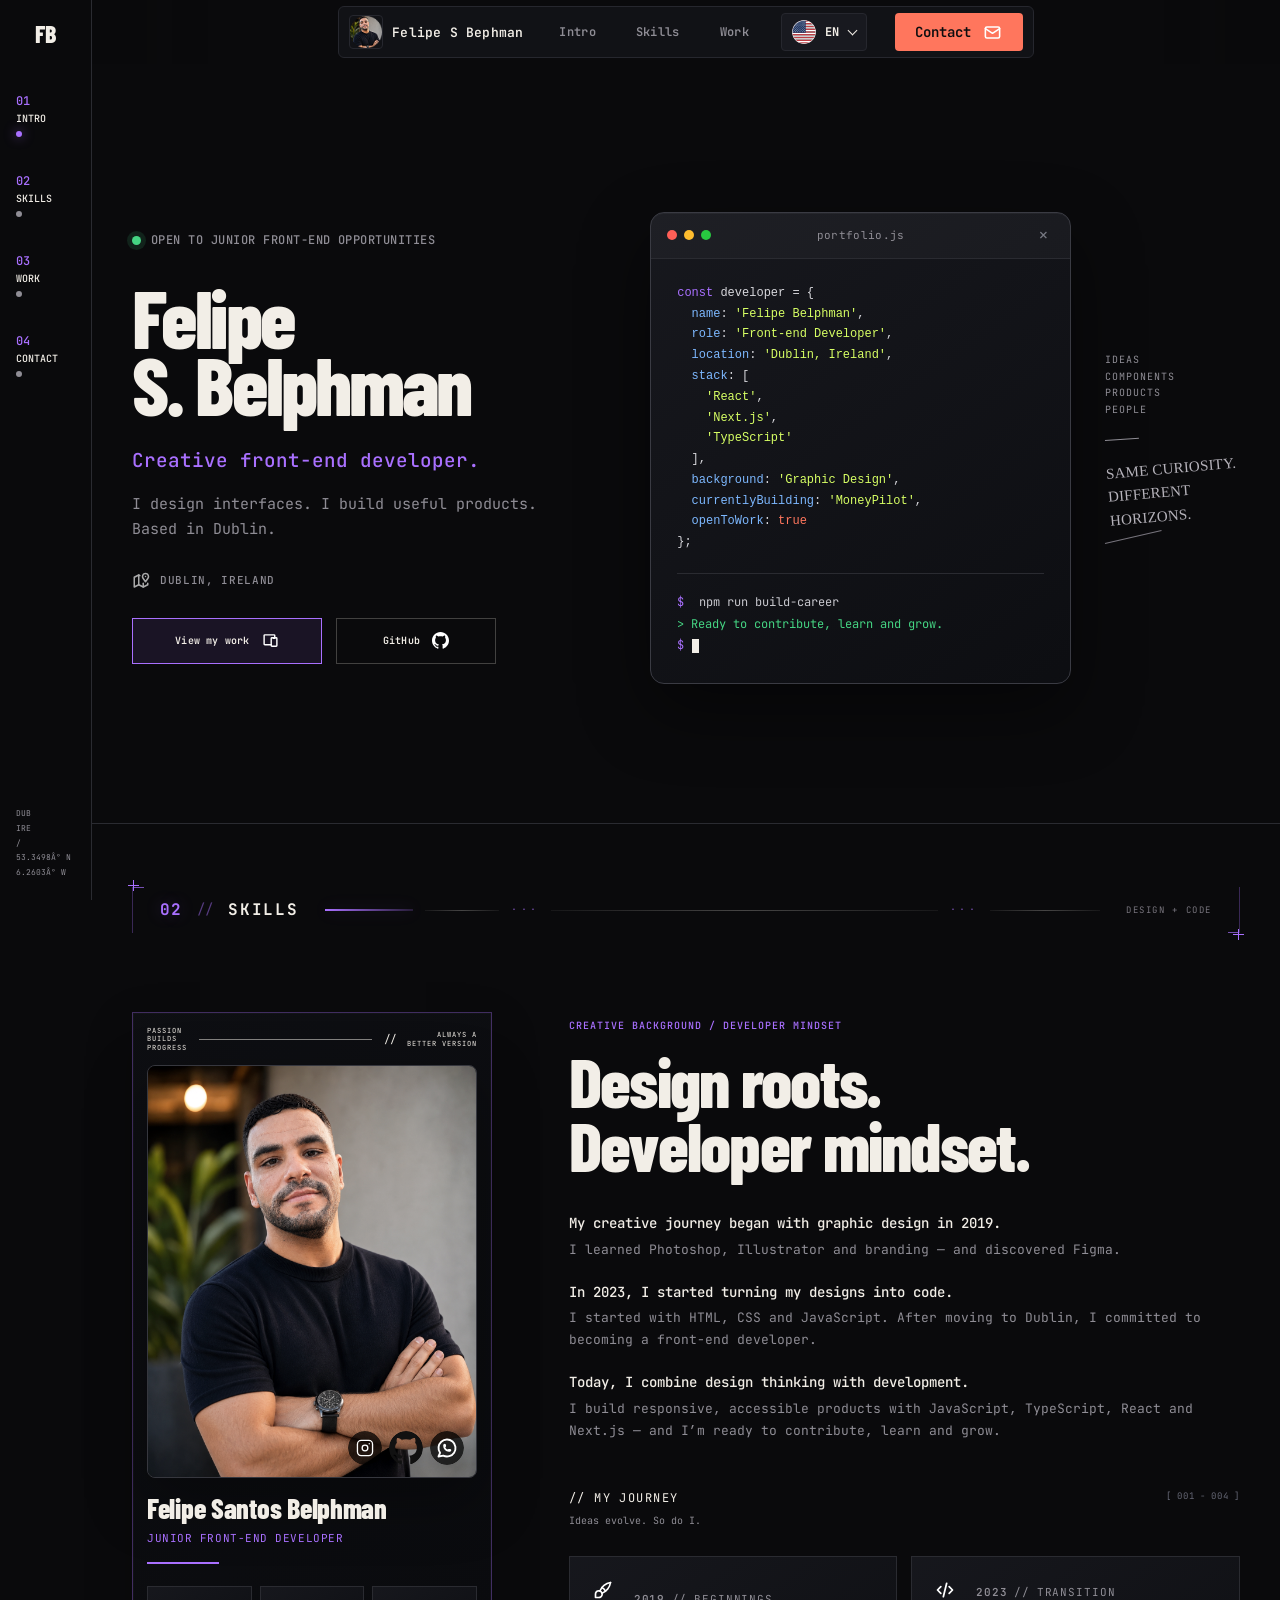
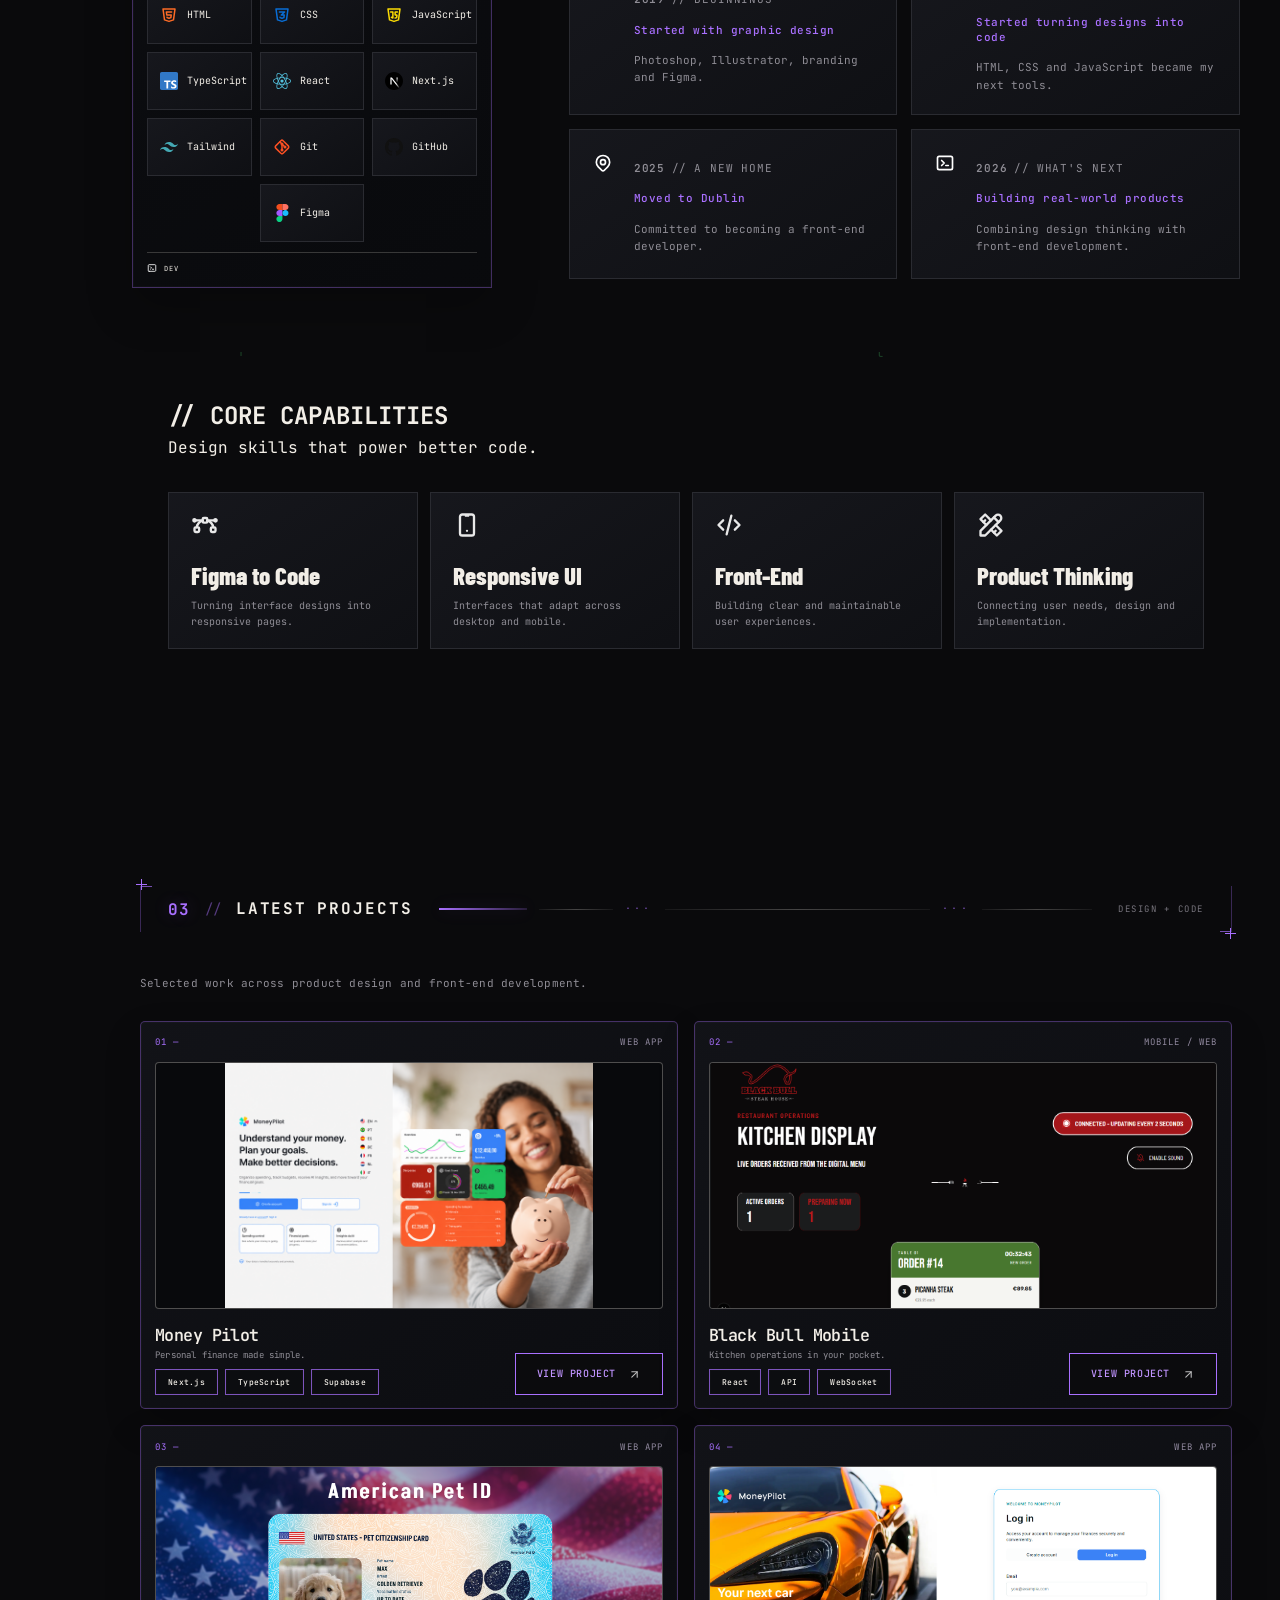
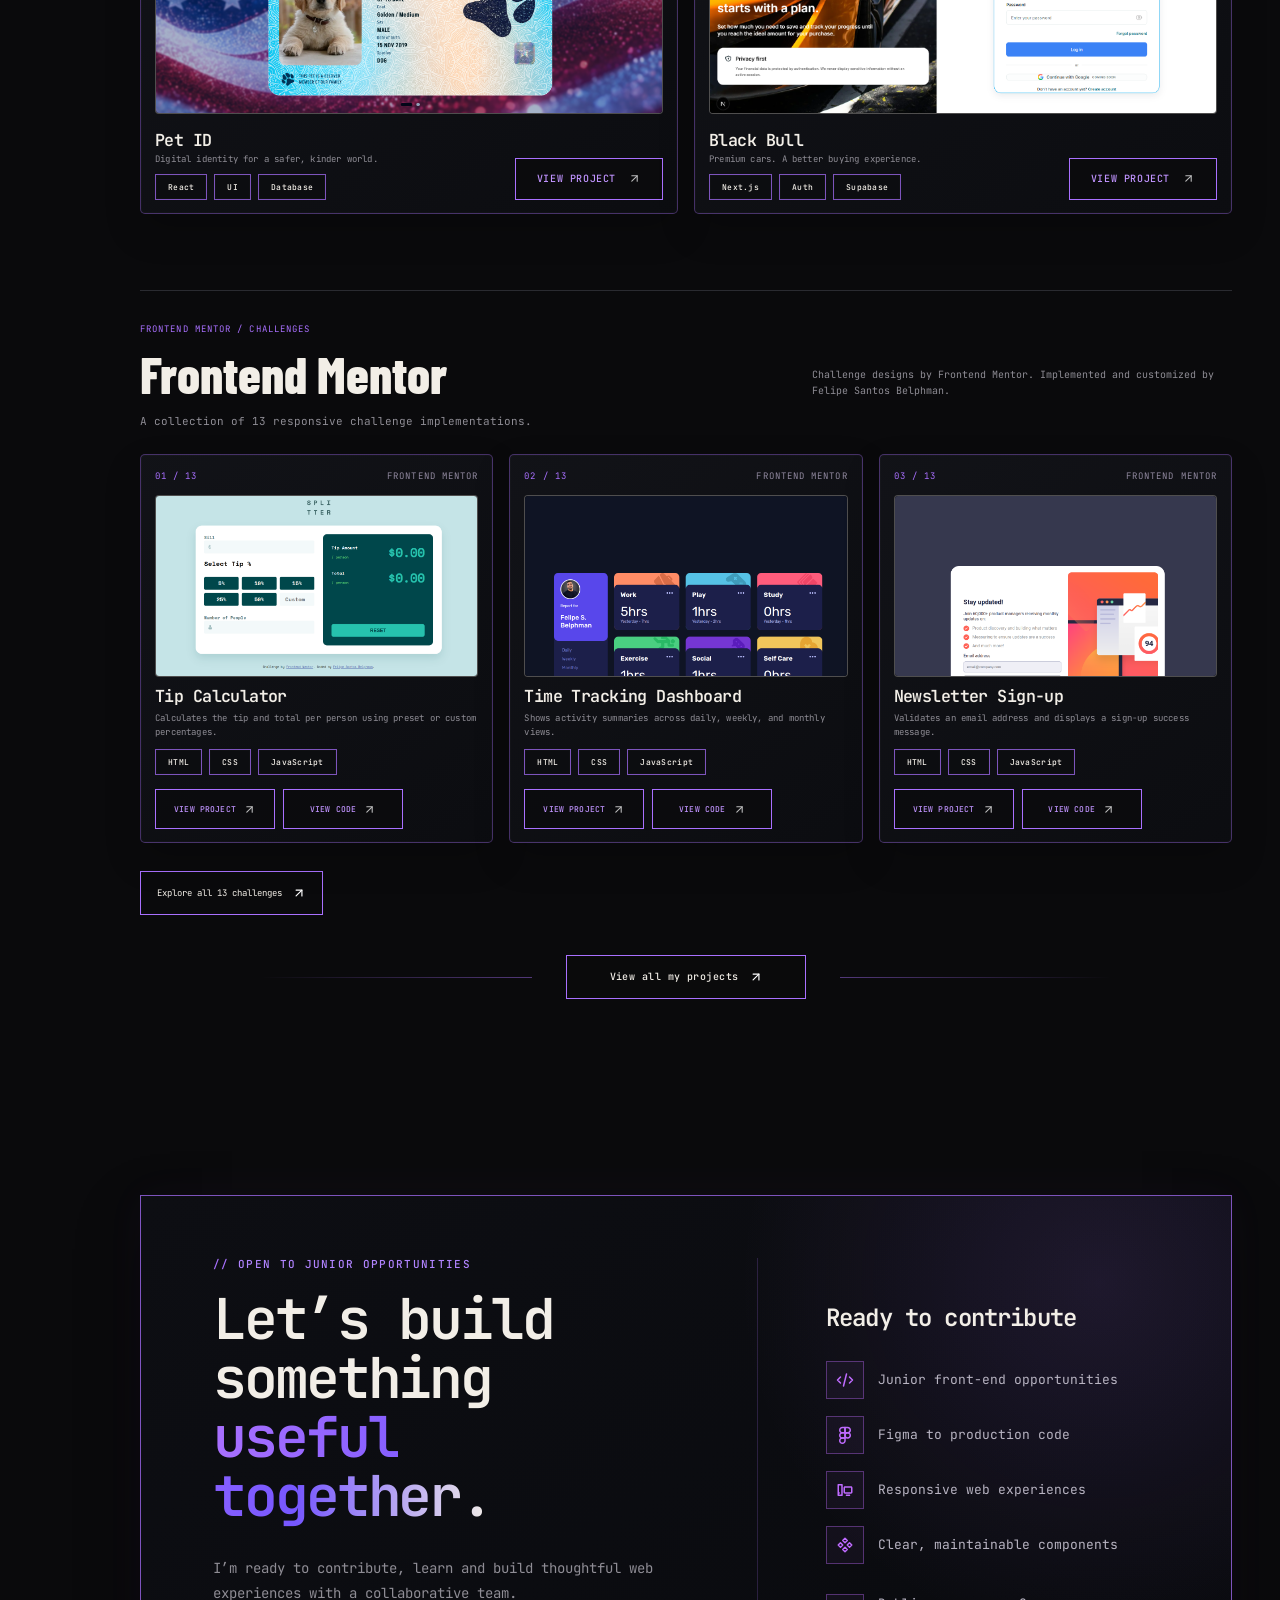
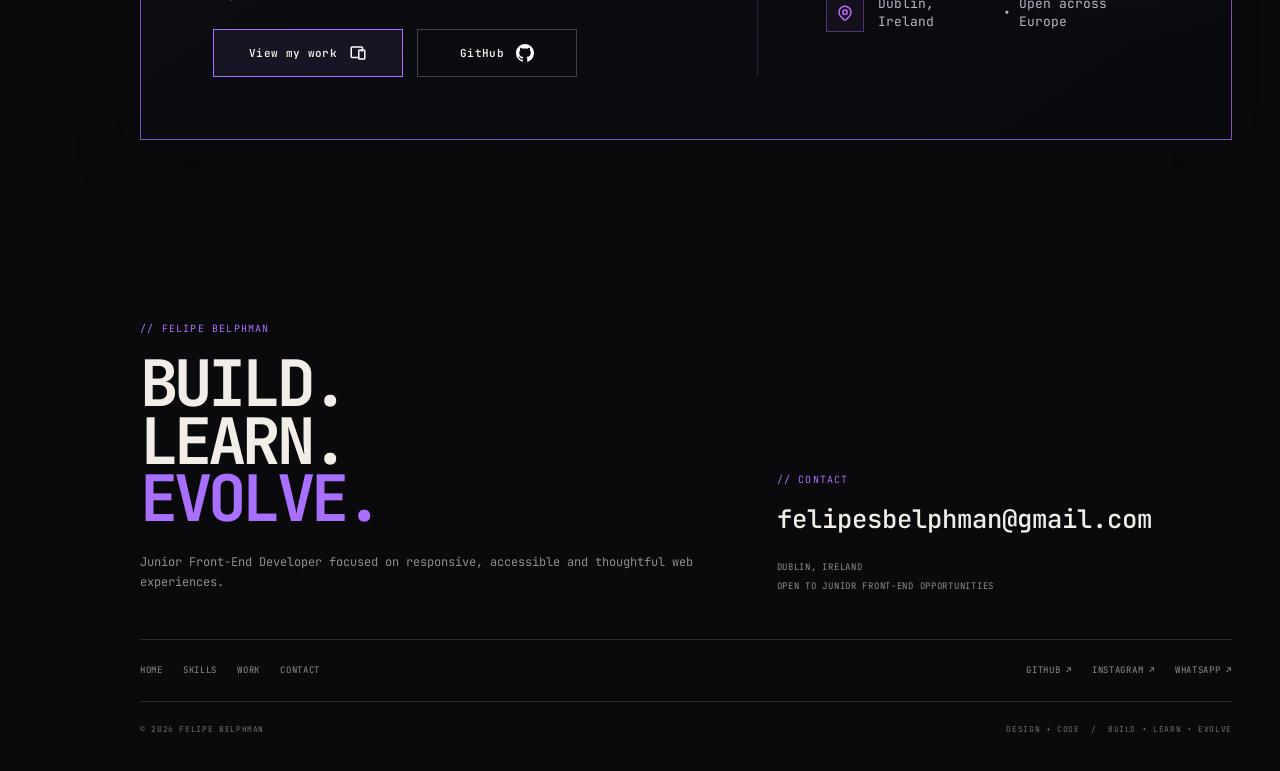
<file: index.html>
﻿<!DOCTYPE html>
<html lang="en">

<head>
    <meta charset="UTF-8">
    <meta name="viewport" content="width=device-width, initial-scale=1.0">
    <title data-i18n="homePage.meta.title">Felipe S Bephman | Front-end Developer</title>
    <meta name="description" data-i18n-content="homePage.meta.description"
        content="Felipeâ€™s front-end development portfolio: selected projects, skills and contact information.">
    <link rel="preconnect" href="https://fonts.googleapis.com">
    <link rel="preconnect" href="https://fonts.gstatic.com" crossorigin>

    <link
        href="https://fonts.googleapis.com/css2?family=Barlow+Condensed:wght@800&amp;family=JetBrains+Mono:wght@400;500&amp;display=swap"
        rel="stylesheet">

    <link href="https://api.fontshare.com/v2/css?f[]=switzer@400,500,600,700&amp;display=swap" rel="stylesheet">
    <link rel="stylesheet" href="styles.css?v=20260920-2">
</head>

<body class="portfolio-terminal">
    <aside class="dev-rail" aria-label="Portfolio sections">
        <a class="dev-rail__brand" href="#home" aria-label="Felipe Belphman â€” Home">
            FB
        </a>

        <nav class="dev-rail__navigation" aria-label="Portfolio navigation">
            <a class="dev-rail__link is-active" href="#home">
                <span class="dev-rail__number">01</span>
                <span class="dev-rail__label">INTRO</span>
                <span class="dev-rail__dot" aria-hidden="true"></span>
            </a>

            <a class="dev-rail__link" href="#skills">
                <span class="dev-rail__number">02</span>
                <span class="dev-rail__label">SKILLS</span>
                <span class="dev-rail__dot" aria-hidden="true"></span>
            </a>

            <a class="dev-rail__link" href="#work">
                <span class="dev-rail__number">03</span>
                <span class="dev-rail__label">WORK</span>
                <span class="dev-rail__dot" aria-hidden="true"></span>
            </a>

            <a class="dev-rail__link" href="#contact">
                <span class="dev-rail__number">04</span>
                <span class="dev-rail__label">CONTACT</span>
                <span class="dev-rail__dot" aria-hidden="true"></span>
            </a>
        </nav>

        <p class="dev-rail__location" aria-label="Dublin, Ireland">
            <span>DUB</span>
            <span>IRE</span>
            <span>/</span>
            <span>53.3498Â° N</span>
            <span>6.2603Â° W</span>
        </p>
    </aside>
    <canvas
        class="dev-matrix-side dev-matrix-side--left"
        aria-hidden="true"
    ></canvas>

    <canvas
        class="dev-matrix-side dev-matrix-side--right"
        aria-hidden="true"
    ></canvas>

    <header class="site-header">

        <nav class="navigation" aria-label="Main navigation" data-i18n-aria-label="common.navigation.main">
            <a class="navigation__brand" href="#home">
                <img src="assets/images/profile-photo.png" alt="Portrait of Felipe S Bephman"
                    data-i18n-alt="common.images.portrait">
                <span>Felipe S Bephman</span>
            </a>
            <button class="navigation__toggle" type="button" aria-label="Open navigation menu"
                data-i18n-aria-label="common.navigation.open" aria-expanded="false" aria-controls="navigation-menu">
                <img src="assets/images/menu-icon.svg" alt="" aria-hidden="true">
            </button>
            <ul class="navigation__menu" id="navigation-menu">
                                <li>
                    <a href="#home">Intro</a>
                </li>

                <li>
                    <a href="#skills" data-i18n="nav.skills">Skills</a>
                </li>

                <li>
                    <a href="#work" data-i18n="nav.work">Work</a>
                </li>


                <li class="language-switcher">
                    <button class="language-switcher__trigger" type="button" aria-label="Select language"
                        data-i18n-aria-label="language.select" aria-haspopup="true" aria-expanded="false"
                        aria-controls="language-menu">
                        <img class="language-switcher__flag" data-language-current-flag
                            src="assets/images/flags/flag-en.svg" alt="" aria-hidden="true">

                        <span class="language-switcher__current" data-language-current>
                            EN
                        </span>

                        <span class="language-switcher__chevron" aria-hidden="true"></span>
                    </button>

                    <div class="language-switcher__menu" id="language-menu" role="menu" aria-hidden="true">
                        <button class="language-switcher__option is-active" type="button" data-language="en"
                            role="menuitem" aria-pressed="true">
                            <span class="language-switcher__option-label">
                                <img class="language-switcher__flag" src="assets/images/flags/flag-en.svg" alt=""
                                    aria-hidden="true">

                                <span>English</span>
                            </span>

                            <span class="language-switcher__option-code">
                                EN
                            </span>
                        </button>

                        <button class="language-switcher__option" type="button" data-language="pt-BR" role="menuitem"
                            aria-pressed="false">
                            <span class="language-switcher__option-label">
                                <img class="language-switcher__flag" src="assets/images/flags/flag-pt-br.svg" alt=""
                                    aria-hidden="true">

                                <span>PortuguÃªs</span>
                            </span>

                            <span class="language-switcher__option-code">
                                PT
                            </span>
                        </button>

                        <button class="language-switcher__option" type="button" data-language="es" role="menuitem"
                            aria-pressed="false">
                            <span class="language-switcher__option-label">
                                <img class="language-switcher__flag" src="assets/images/flags/flag-es.svg" alt=""
                                    aria-hidden="true">

                                <span>EspaÃ±ol</span>
                            </span>

                            <span class="language-switcher__option-code">
                                ES
                            </span>
                        </button>
                    </div>
                </li>
            </ul>
            <button class="navigation__contact" type="button" data-contact-open aria-controls="contact-modal"
                aria-expanded="false">
                <span class="navigation__contact-default" data-i18n="nav.contact">
                    Contact
                </span>

                <span class="navigation__contact-hover" data-i18n="nav.contactMe">
                    Contact Me
                </span>

                <img class="navigation__contact-icon navigation__contact-icon--default"
                    src="assets/images/mail-icon.svg" alt="" aria-hidden="true">

                <img class="navigation__contact-icon navigation__contact-icon--hover"
                    src="assets/images/mail-opened-icon.svg" alt="" aria-hidden="true">

                <img class="navigation__contact-icon navigation__contact-icon--whatsapp"
                    src="assets/images/nav-whatsapp-icon.svg" alt="" aria-hidden="true">
            </button>
        </nav>
    </header>
    <main>
        <section class="dev-hero" id="home" aria-labelledby="dev-hero-title">
    <div class="dev-hero__section-header">

        <span class="dev-hero__section-label">
            01 &mdash; INTRO
        </span>

        <nav
            class="dev-hero__languages"
            aria-label="Language selector"
        >
            <button
                type="button"
                class="dev-hero__language"
                data-language="en"
                aria-pressed="true"
            >
                EN
            </button>

            <span aria-hidden="true">/</span>

            <button
                type="button"
                class="dev-hero__language"
                data-language="pt-BR"
                aria-pressed="false"
            >
                PT
            </button>

            <span aria-hidden="true">/</span>

            <button
                type="button"
                class="dev-hero__language"
                data-language="es"
                aria-pressed="false"
            >
                ES
            </button>
        </nav>

        <span class="dev-hero__section-role">
            // FRONT-END DEVELOPER
        </span>

    </div>

    <div class="dev-hero__layout">
        <div class="dev-hero__identity">
            <p class="dev-hero__availability">
                <span class="dev-hero__status-dot" aria-hidden="true"></span>

                <span data-i18n="hero.availability">
                    Open to junior front-end opportunities
                </span>
            </p>

            <h1 class="dev-hero__title" id="dev-hero-title">
                <span>Felipe</span>
                <span>S. Belphman</span>
            </h1>

            <p class="dev-hero__role">
                Creative front-end developer.
            </p>

            <p class="dev-hero__summary">
                I design interfaces. I build useful products.
                <span>Based in Dublin.</span>
            </p>

            <p class="dev-hero__location">
                <img src="assets/images/location-icon.svg" alt="" aria-hidden="true">
                <span>Dublin, Ireland</span>
            </p>

            <div class="dev-hero__actions">
                <a
                    class="dev-hero__action dev-hero__action--work"
                    href="#work"
                >
                    <span>View my work</span>
                    <img
                        src="assets/images/cta-devices-icon.svg"
                        alt=""
                        aria-hidden="true"
                    >
                </a>

                <a
                    class="dev-hero__action dev-hero__action--github"
                    href="https://github.com/felipesbelphman-web"
                    target="_blank"
                    rel="noopener noreferrer"
                >
                    <span>GitHub</span>
                    <img
                        src="assets/images/github-icon.svg"
                        alt=""
                        aria-hidden="true"
                    >
                </a>
            </div>
        </div>

        <div class="dev-terminal" aria-label="Developer information displayed as JavaScript code">
            <div class="dev-terminal__bar">
                <div class="dev-terminal__controls" aria-hidden="true">
                    <span></span>
                    <span></span>
                    <span></span>
                </div>

                <span class="dev-terminal__filename">
                    portfolio.js
                </span>

                <span class="dev-terminal__close" aria-hidden="true">
                    &times;
                </span>
            </div>

            <div class="dev-terminal__body">
                <pre class="dev-terminal__code"><code><span class="code-keyword">const</span> developer = {
  <span class="code-property">name</span>: <span class="code-string">'Felipe Belphman'</span>,
  <span class="code-property">role</span>: <span class="code-string">'Front-end Developer'</span>,
  <span class="code-property">location</span>: <span class="code-string">'Dublin, Ireland'</span>,
  <span class="code-property">stack</span>: [
    <span class="code-string">'React'</span>,
    <span class="code-string">'Next.js'</span>,
    <span class="code-string">'TypeScript'</span>
  ],
  <span class="code-property">background</span>: <span class="code-string">'Graphic Design'</span>,
  <span class="code-property">currentlyBuilding</span>: <span class="code-string">'MoneyPilot'</span>,
  <span class="code-property">openToWork</span>: <span class="code-boolean">true</span>
};</code></pre>

                <div class="dev-terminal__output">
                    <p>
                        <span class="dev-terminal__prompt">$</span>
                        npm run build-career
                    </p>

                    <p class="dev-terminal__success">
                        &gt; Ready to contribute, learn and grow.
                    </p>

                    <p class="dev-terminal__cursor-line">
                        <span class="dev-terminal__prompt">$</span>
                        <span class="dev-terminal__cursor" aria-hidden="true"></span>
                    </p>
                </div>
            </div>
        </div>

        <aside class="dev-hero__note" aria-label="Creative interests">
            <p>
                IDEAS<br>
                COMPONENTS<br>
                PRODUCTS<br>
                PEOPLE
            </p>

            <span aria-hidden="true"></span>

            <strong>
                SAME CURIOSITY.<br>
                DIFFERENT HORIZONS.
            </strong>
        </aside>
    </div>
</section>

        <section class="dev-skills" id="skills" aria-labelledby="dev-skills-title">
    <span class="dev-skills__about-anchor" id="about" aria-hidden="true"></span>

    <div class="dev-skills__section-header dev-section-band">

        <span class="dev-section-band__corner dev-section-band__corner--left" aria-hidden="true"></span>

        <div class="dev-skills__section-title">
            <span class="dev-skills__section-index">02</span>
            <span class="dev-skills__section-slash">//</span>
            <span class="dev-skills__section-name">SKILLS</span>
        </div>

        <div class="dev-section-band__line" aria-hidden="true">
            <span class="dev-section-band__accent"></span>
            <span class="dev-section-band__segment"></span>
            <span class="dev-section-band__dots">···</span>
            <span class="dev-section-band__stretch"></span>
            <span class="dev-section-band__dots">···</span>
            <span class="dev-section-band__segment"></span>
        </div>

        <span class="dev-skills__section-meta">
            DESIGN + CODE
        </span>

        <span class="dev-section-band__corner dev-section-band__corner--right" aria-hidden="true"></span>

    </div>

    <div class="dev-skills__layout">
        <div class="dev-skills__profile">
                        <div class="dev-skills__profile-card">
                <div class="dev-skills__profile-rail" aria-hidden="true">
                    <div class="dev-skills__profile-rail-copy dev-skills__profile-rail-copy--left">
                        <span>PASSION</span>
                        <span>BUILDS</span>
                        <span>PROGRESS</span>
                    </div>

                    <div class="dev-skills__profile-rail-line"></div>

                    <div class="dev-skills__profile-rail-slash">//</div>

                    <div class="dev-skills__profile-rail-copy dev-skills__profile-rail-copy--right">
                        <span>ALWAYS A</span>
                        <span>BETTER VERSION</span>
                    </div>
                </div>
                <div class="about__photo-wrapper">
                <img
                    class="about__photo"
                    src="assets/images/about-photo.png"
                    alt="Felipe Santos Belphman"
                >

                <div
                    class="about__socials"
                    aria-label="Social media links"
                    data-i18n-aria-label="about.socialLinks"
                >
                    <a
                        href="https://www.instagram.com/felipesantosbelphman"
                        target="_blank"
                        rel="noopener noreferrer"
                        aria-label="Visit Felipe Instagram profile"
                    >
                        <img
                            src="assets/images/instagram-icon.svg"
                            alt=""
                            aria-hidden="true"
                        >
                    </a>

                    <a
                        href="https://github.com/felipesbelphman-web"
                        target="_blank"
                        rel="noopener noreferrer"
                        aria-label="Visit Felipe GitHub profile"
                    >
                        <img
                            src="assets/images/github-icon.svg"
                            alt=""
                            aria-hidden="true"
                        >
                    </a>

                    <a
                        href="https://wa.me/353896028494?text=Hello%20Felipe%2C%20I%20found%20your%20portfolio%20and%20would%20like%20to%20talk."
                        target="_blank"
                        rel="noopener noreferrer"
                        aria-label="Message Felipe on WhatsApp"
                        data-i18n-aria-label="about.whatsappLabel"
                    >
                        <img
                            src="assets/images/whatsapp-icon.svg"
                            alt=""
                            aria-hidden="true"
                        >
                    </a>
                </div>
            </div>

            <div class="dev-skills__identity">
                <h3>Felipe Santos Belphman</h3>

                <p data-i18n="about.role">
                    Junior Front-End Developer
                </p>
            </div>
                        <div class="dev-skills__tech-grid" aria-label="Technology stack">
                <div class="dev-skills__tech-item">
                    <img src="assets/images/skills-html5-logo.svg" alt="" aria-hidden="true">
                    <span>HTML</span>
                </div>

                <div class="dev-skills__tech-item">
                    <img src="assets/images/skills-css3-logo.svg" alt="" aria-hidden="true">
                    <span>CSS</span>
                </div>

                <div class="dev-skills__tech-item">
                    <img src="assets/images/skills-javascript-logo.svg" alt="" aria-hidden="true">
                    <span>JavaScript</span>
                </div>

                <div class="dev-skills__tech-item">
                    <img src="assets/images/typescript-logo.svg" alt="" aria-hidden="true">
                    <span>TypeScript</span>
                </div>

                <div class="dev-skills__tech-item">
                    <img src="assets/images/react-logo.svg" alt="" aria-hidden="true">
                    <span>React</span>
                </div>

                <div class="dev-skills__tech-item">
                    <img src="assets/images/nextjs-logo.svg" alt="" aria-hidden="true">
                    <span>Next.js</span>
                </div>

                <div class="dev-skills__tech-item">
                    <img src="assets/images/tailwind-logo.svg" alt="" aria-hidden="true">
                    <span>Tailwind</span>
                </div>

                <div class="dev-skills__tech-item">
                    <img src="assets/images/skills-git-logo.svg" alt="" aria-hidden="true">
                    <span>Git</span>
                </div>

                <div class="dev-skills__tech-item">
                    <img src="assets/images/github-icon.svg" alt="" aria-hidden="true">
                    <span>GitHub</span>
                </div>

                <div class="dev-skills__tech-item">
                    <img src="assets/images/figma-logo.svg" alt="" aria-hidden="true">
                    <span>Figma</span>
                </div>
            </div>
                <div class="dev-skills__profile-footer">
                    <div class="dev-skills__profile-footer-dev">
                        <img
                            src="assets/images/terminal.svg"
                            alt=""
                            aria-hidden="true"
                        >
                        <span>DEV</span>
                    </div>

                    <span class="dev-skills__profile-footer-motto">
                        BUILD • LEARN • EVOLVE
                    </span>
                </div>
            </div>
</div>

        <div class="dev-skills__content">
            <p class="dev-skills__eyebrow">
                CREATIVE BACKGROUND / DEVELOPER MINDSET
            </p>

            <h2 class="dev-skills__title" id="dev-skills-title">
                Design roots.<br>
                Developer mindset.
            </h2>

            <div class="dev-skills__story">
                <p>
                    <span
                        class="dev-skills__story-highlight"
                        data-i18n="about.summaryOneHighlight"
                    >
                        My creative journey began with graphic design in 2019.
                    </span>

                    <span data-i18n="about.summaryOneMuted">
                        I learned Photoshop, Illustrator and branding â€” and discovered Figma.
                    </span>
                </p>

                <p>
                    <span
                        class="dev-skills__story-highlight"
                        data-i18n="about.summaryTwoHighlight"
                    >
                        In 2023, I started turning my designs into code.
                    </span>

                    <span data-i18n="about.summaryTwoMuted">
                        I started with HTML, CSS and JavaScript. After moving to Dublin,
                        I committed to becoming a front-end developer.
                    </span>
                </p>

                <p>
                    <span
                        class="dev-skills__story-highlight"
                        data-i18n="about.summaryThreeHighlight"
                    >
                        Today, I combine design thinking with development.
                    </span>

                    <span data-i18n="about.summaryThreeMuted">
                        I build responsive, accessible products with JavaScript,
                        TypeScript, React and Next.js â€” and Iâ€™m ready to contribute,
                        learn and grow.
                    </span>
                </p>
            </div>
            <div class="dev-skills__timeline">
                <div class="dev-skills__timeline-heading">
                    <div>
                        <p class="dev-skills__timeline-label">
                            // MY JOURNEY
                        </p>
                        <p class="dev-skills__timeline-intro">
                            Ideas evolve. So do I.
                        </p>
                    </div>

                    <span class="dev-skills__timeline-count">
                        [ 001 - 004 ]
                    </span>
                </div>

                <ol>
                    <li>
                        <div class="dev-skills__timeline-step" aria-hidden="true">
                            <span>1</span>
                        </div>

                        <div class="dev-skills__timeline-copy">
                            <div class="dev-skills__timeline-meta">
                                <span class="dev-skills__timeline-year-inline">2019</span>
                                <span class="dev-skills__timeline-meta-separator">//</span>
                                <span class="dev-skills__timeline-kicker">BEGINNINGS</span>
                            </div>

                            <strong class="dev-skills__timeline-title">
                                Started with graphic design
                            </strong>

                            <span class="dev-skills__timeline-description">
                                Photoshop, Illustrator, branding and Figma.
                            </span>

                            <div class="dev-skills__timeline-card-icon">
                                <img src="assets/images/brush.svg" alt="" aria-hidden="true">
                            </div>
                        </div>
                    </li>

                    <li>
                        <div class="dev-skills__timeline-step" aria-hidden="true">
                            <span>2</span>
                        </div>

                        <div class="dev-skills__timeline-copy">
                            <div class="dev-skills__timeline-meta">
                                <span class="dev-skills__timeline-year-inline">2023</span>
                                <span class="dev-skills__timeline-meta-separator">//</span>
                                <span class="dev-skills__timeline-kicker">TRANSITION</span>
                            </div>

                            <strong class="dev-skills__timeline-title">
                                Started turning designs into code
                            </strong>

                            <span class="dev-skills__timeline-description">
                                HTML, CSS and JavaScript became my next tools.
                            </span>

                            <div class="dev-skills__timeline-card-icon">
                                <img src="assets/images/code.svg" alt="" aria-hidden="true">
                            </div>
                        </div>
                    </li>

                    <li>
                        <div class="dev-skills__timeline-step" aria-hidden="true">
                            <span>3</span>
                        </div>

                        <div class="dev-skills__timeline-copy">
                            <div class="dev-skills__timeline-meta">
                                <span class="dev-skills__timeline-year-inline">2025</span>
                                <span class="dev-skills__timeline-meta-separator">//</span>
                                <span class="dev-skills__timeline-kicker">A NEW HOME</span>
                            </div>

                            <strong class="dev-skills__timeline-title">
                                Moved to Dublin
                            </strong>

                            <span class="dev-skills__timeline-description">
                                Committed to becoming a front-end developer.
                            </span>

                            <div class="dev-skills__timeline-card-icon">
                                <img src="assets/images/location-marker.svg" alt="" aria-hidden="true">
                            </div>
                        </div>
                    </li>

                    <li>
                        <div class="dev-skills__timeline-step" aria-hidden="true">
                            <span>4</span>
                        </div>

                        <div class="dev-skills__timeline-copy">
                            <div class="dev-skills__timeline-meta">
                                <span class="dev-skills__timeline-year-inline">2026</span>
                                <span class="dev-skills__timeline-meta-separator">//</span>
                                <span class="dev-skills__timeline-kicker">WHAT'S NEXT</span>
                            </div>

                            <strong class="dev-skills__timeline-title">
                                Building real-world products
                            </strong>

                            <span class="dev-skills__timeline-description">
                                Combining design thinking with front-end development.
                            </span>

                            <div class="dev-skills__timeline-card-icon">
                                <img src="assets/images/terminal.svg" alt="" aria-hidden="true">
                            </div>
                        </div>
                    </li>
                </ol>
            </div>
</div>
    </div>


    <section class="dev-skills__capabilities-section" aria-labelledby="core-capabilities-title">
        <canvas
            class="dev-skills__matrix"
            aria-hidden="true"
        ></canvas>
        <div class="dev-skills__capabilities-heading">
            <h2 id="core-capabilities-title">
                // CORE CAPABILITIES
            </h2>

            <p>
                Design skills that power better code.
            </p>
        </div>

        <div class="dev-skills__capabilities">
                <article>
                    <img
                        src="assets/images/capability-figma-code.svg"
                        alt=""
                        aria-hidden="true"
                    >

                    <h3>Figma to Code</h3>
                    <p>Turning interface designs into responsive pages.</p>
                </article>

                <article>
                    <img
                        src="assets/images/capability-responsive-ui.svg"
                        alt=""
                        aria-hidden="true"
                    >

                    <h3>Responsive UI</h3>
                    <p>Interfaces that adapt across desktop and mobile.</p>
                </article>

                <article>
                    <img
                        src="assets/images/capability-front-end.svg"
                        alt=""
                        aria-hidden="true"
                    >

                    <h3>Front-End</h3>
                    <p>Building clear and maintainable user experiences.</p>
                </article>

                <article>
                    <img
                        src="assets/images/capability-product-thinking.svg"
                        alt=""
                        aria-hidden="true"
                    >

                    <h3>Product Thinking</h3>
                    <p>Connecting user needs, design and implementation.</p>
                </article>
            </div>
    </section>
    
</section>
        <section class="projects dev-projects" id="work" aria-labelledby="projects-title">
            <div class="projects__container dev-projects__container">

                <header class="dev-projects__header dev-section-band dev-projects__section-band">

    <span class="dev-section-band__corner dev-section-band__corner--left" aria-hidden="true"></span>

    <div class="dev-projects__section-title">
        <span class="dev-projects__section-index">03</span>
        <span class="dev-projects__section-slash">//</span>

        <h2 id="projects-title">
            <span data-i18n="projects.titleWordOne">Latest</span>
            <span data-i18n="projects.titleWordTwo">Projects</span>
        </h2>
    </div>

    <div class="dev-section-band__line" aria-hidden="true">
        <span class="dev-section-band__accent"></span>
        <span class="dev-section-band__segment"></span>
        <span class="dev-section-band__dots">···</span>
        <span class="dev-section-band__stretch"></span>
        <span class="dev-section-band__dots">···</span>
        <span class="dev-section-band__segment"></span>
    </div>

    <span class="dev-projects__section-meta">
        DESIGN + CODE
    </span>

    <span class="dev-section-band__corner dev-section-band__corner--right" aria-hidden="true"></span>

</header>

<p class="dev-projects__subtitle">
    Selected work across product design and front-end development.
</p>

                <div class="projects__grid dev-projects__grid">

                    <article class="project-card dev-project-card">
                        <div class="dev-project-card__meta">
                            <span>01 —</span>
                            <span>WEB APP</span>
                        </div>

                        <div class="project-card__preview">
                            <video
                                class="dev-project-card__video"
                                autoplay
                                muted
                                loop
                                playsinline
                                preload="metadata"
                                poster="assets/images/project-moneypilot.png"
                                aria-label="MoneyPilot interface preview"
                            >
                                <source
                                    src="assets/videos/moneypilot-auth-navigation-slow-loop-1920x864.mp4"
                                    type="video/mp4"
                                >
                            </video>
                        </div>

                        <div class="project-card__footer">
                            <div class="dev-project-card__info">
                                <h3 class="project-card__title">
                                    Money Pilot
                                </h3>

                                <p class="dev-project-card__description">
                                    Personal finance made simple.
                                </p>

                                <div class="dev-project-card__stack" aria-label="Technologies used">
                                    <span>Next.js</span>
                                    <span>TypeScript</span>
                                    <span>Supabase</span>
                                </div>
                            </div>

                            <a class="project-card__link" href="./moneypilot.html">
                                <span data-i18n="projects.viewProject">
                                    View Project
                                </span>

                                <img
                                    src="assets/images/arrow-up-right.svg"
                                    alt=""
                                    aria-hidden="true"
                                >
                            </a>
                        </div>
                    </article>


                    <article class="project-card dev-project-card">
                        <div class="dev-project-card__meta">
                            <span>02 —</span>
                            <span>MOBILE / WEB</span>
                        </div>

                        <div class="project-card__preview">
                            <img
                                src="assets/images/project-black-bull-mobile.png"
                                alt="Black Bull mobile restaurant interface"
                                data-i18n-alt="blackBullMobilePage.images.mobile"
                            >
                        </div>

                        <div class="project-card__footer">
                            <div class="dev-project-card__info">
                                <h3 class="project-card__title">
                                    Black Bull Mobile
                                </h3>

                                <p class="dev-project-card__description">
                                    Kitchen operations in your pocket.
                                </p>

                                <div class="dev-project-card__stack" aria-label="Technologies used">
                                    <span>React</span>
                                    <span>API</span>
                                    <span>WebSocket</span>
                                </div>
                            </div>

                            <a class="project-card__link" href="./black-bull-mobile.html">
                                <span data-i18n="projects.viewProject">
                                    View Project
                                </span>

                                <img
                                    src="assets/images/arrow-up-right.svg"
                                    alt=""
                                    aria-hidden="true"
                                >
                            </a>
                        </div>
                    </article>


                    <article class="project-card dev-project-card">
                        <div class="dev-project-card__meta">
                            <span>03 —</span>
                            <span>WEB APP</span>
                        </div>

                        <div class="project-card__preview">
                            <img
                                src="assets/images/project-pet-id.png"
                                alt="Pet ID digital identification interface"
                                data-i18n-alt="petIdPage.images.interface"
                            >
                        </div>

                        <div class="project-card__footer">
                            <div class="dev-project-card__info">
                                <h3 class="project-card__title">
                                    Pet ID
                                </h3>

                                <p class="dev-project-card__description">
                                    Digital identity for a safer, kinder world.
                                </p>

                                <div class="dev-project-card__stack" aria-label="Technologies used">
                                    <span>React</span>
                                    <span>UI</span>
                                    <span>Database</span>
                                </div>
                            </div>

                            <a class="project-card__link" href="./pet-id.html">
                                <span data-i18n="projects.viewProject">
                                    View Project
                                </span>

                                <img
                                    src="assets/images/arrow-up-right.svg"
                                    alt=""
                                    aria-hidden="true"
                                >
                            </a>
                        </div>
                    </article>


                    <article class="project-card dev-project-card">
                        <div class="dev-project-card__meta">
                            <span>04 —</span>
                            <span>WEB APP</span>
                        </div>

                        <div class="project-card__preview">
                            <img
                                src="assets/images/project-black-bull.png"
                                alt="Black Bull digital restaurant menu interface"
                                data-i18n-alt="blackBullPage.images.interface"
                            >
                        </div>

                        <div class="project-card__footer">
                            <div class="dev-project-card__info">
                                <h3 class="project-card__title">
                                    Black Bull
                                </h3>

                                <p class="dev-project-card__description">
                                    Premium cars. A better buying experience.
                                </p>

                                <div class="dev-project-card__stack" aria-label="Technologies used">
                                    <span>Next.js</span>
                                    <span>Auth</span>
                                    <span>Supabase</span>
                                </div>
                            </div>

                            <a class="project-card__link" href="./black-bull.html">
                                <span data-i18n="projects.viewProject">
                                    View Project
                                </span>

                                <img
                                    src="assets/images/arrow-up-right.svg"
                                    alt=""
                                    aria-hidden="true"
                                >
                            </a>
                        </div>
                    </article>

                </div>

                <section class="dev-projects__mentor" id="frontend-mentor" aria-labelledby="frontend-mentor-title">
                    <header class="dev-projects__mentor-heading">
                        <div>
                            <p class="dev-projects__mentor-eyebrow" data-i18n="frontMentor.eyebrow">
                                FRONTEND MENTOR / CHALLENGES
                            </p>
                            <h2 id="frontend-mentor-title" data-i18n="frontMentor.title">
                                Frontend Mentor
                            </h2>
                        </div>
                        <p class="dev-projects__mentor-credit" data-i18n="frontMentor.credit">
                            Challenge designs by Frontend Mentor. Implemented and customized by Felipe Santos Belphman.
                        </p>
                    </header>
                    <p class="dev-projects__mentor-description" data-i18n="frontMentor.description">
                        A collection of 13 responsive challenge implementations.
                    </p>
                    <div class="projects__grid dev-projects__grid dev-projects__grid--mentor dev-projects__grid--featured"
                        data-frontend-mentor-grid="featured"></div>
                    <a class="dev-projects__mentor-link" href="./projects.html#frontend-mentor">
                        <span data-i18n="frontMentor.viewCollection">Explore all 13 challenges</span>
                        <img src="assets/images/arrow-up-right.svg" alt="" aria-hidden="true">
                    </a>
                </section>

                <div class="dev-projects__bottom">
                    <span class="dev-projects__bottom-line" aria-hidden="true"></span>

                    <a class="projects__all-link" href="./projects.html">
                        <span class="projects__all-text" data-i18n="projects.viewAll">
                            View all my projects
                        </span>

                        <span class="projects__all-icon" aria-hidden="true">
                            <img
                                class="projects__all-arrow projects__all-arrow--current"
                                src="assets/images/arrow-up-right.svg"
                                alt=""
                            >

                            <img
                                class="projects__all-arrow projects__all-arrow--next"
                                src="assets/images/arrow-up-right.svg"
                                alt=""
                            >
                        </span>
                    </a>

                    <span class="dev-projects__bottom-line" aria-hidden="true"></span>
                </div>

            </div>
        </section>

        <section class="final-cta" id="contact" aria-labelledby="final-cta-title">
            <div class="final-cta__card">
                <div class="final-cta__content">
                    <div class="final-cta__intro">
                        <div class="final-cta__heading">
                            <p class="final-cta__eyebrow" data-i18n="finalCta.eyebrow">
                                OPEN TO JUNIOR OPPORTUNITIES
                            </p>

                            <h2 class="final-cta__title" id="final-cta-title">
                                <span data-i18n="finalCta.titleOne">
                                    Letâ€™s build something
                                </span>

                                <span class="final-cta__title-accent" data-i18n="finalCta.titleAccent">
                                    useful together.
                                </span>
                            </h2>
                        </div>

                        <div class="final-cta__action">
                            <p class="final-cta__description" data-i18n="finalCta.description">
                                Iâ€™m ready to contribute, learn and build thoughtful
                                web experiences with a collaborative team.
                            </p>

                            <div class="final-cta__buttons">
                                <a class="final-cta__button final-cta__button--work" href="#work">
                                    <span data-i18n="finalCta.viewWork">
                                        View my work
                                    </span>

                                    <img src="assets/images/cta-devices-icon.svg" alt="" aria-hidden="true">
                                </a>

                                <a class="final-cta__button final-cta__button--github"
                                    href="https://github.com/felipesbelphman-web" target="_blank"
                                    rel="noopener noreferrer">
                                    <span>GitHub</span>

                                    <img src="assets/images/github-icon.svg" alt="" aria-hidden="true">
                                </a>
                            </div>
                        </div>
                    </div>

                    <div class="final-cta__opportunities">
                        <h3 class="final-cta__opportunities-title" data-i18n="finalCta.opportunitiesTitle">
                            Ready to contribute
                        </h3>

                        <ul class="final-cta__opportunities-list">
                            <li>
                                <img src="assets/images/cta-opportunity-icon.svg" alt="" aria-hidden="true">

                                <span data-i18n="finalCta.juniorOpportunity">
                                    Junior front-end opportunities
                                </span>
                            </li>

                            <li>
                                <img src="assets/images/cta-figma-icon.svg" alt="" aria-hidden="true">

                                <span data-i18n="finalCta.figmaCode">
                                    Figma to production code
                                </span>
                            </li>

                            <li>
                                <img src="assets/images/cta-responsive-icon.svg" alt="" aria-hidden="true">

                                <span data-i18n="finalCta.responsive">
                                    Responsive web experiences
                                </span>
                            </li>

                            <li>
                                <img src="assets/images/cta-components-icon.svg" alt="" aria-hidden="true">

                                <span data-i18n="finalCta.components">
                                    Clear, maintainable components
                                </span>
                            </li>
                        </ul>

                        <div class="final-cta__location">
                            <img src="assets/images/cta-location-icon.svg" alt="" aria-hidden="true">

                            <p>
                                <strong data-i18n="finalCta.location">
                                    Dublin, Ireland
                                </strong>

                                <span aria-hidden="true">•</span>

                                <strong data-i18n="finalCta.openEurope">
                                    Open across Europe
                                </strong>
                            </p>
                        </div>
                    </div>
                </div>

                <img class="final-cta__gradient" src="assets/images/cta-gradient.svg" alt="" aria-hidden="true">
            </div>
        </section>
    </main>

    <footer class="site-footer dev-footer">
    <div class="dev-footer__container">

        <div class="dev-footer__top">
            <div class="dev-footer__brand">
                <p class="dev-footer__eyebrow">
                    // FELIPE BELPHMAN
                </p>

                <h2 class="dev-footer__title">
                    BUILD.<br>
                    LEARN.<br>
                    <span>EVOLVE.</span>
                </h2>

                <p class="dev-footer__description">
                    Junior Front-End Developer focused on responsive,
                    accessible and thoughtful web experiences.
                </p>
            </div>

            <div class="dev-footer__contact">
                <p class="dev-footer__label">
                    // CONTACT
                </p>

                <a
                    class="dev-footer__email"
                    href="mailto:felipesbelphman@gmail.com"
                >
                    felipesbelphman@gmail.com
                </a>

                <div class="dev-footer__location">
                    <span>DUBLIN, IRELAND</span>
                    <span>OPEN TO JUNIOR FRONT-END OPPORTUNITIES</span>
                </div>
            </div>
        </div>

        <div class="dev-footer__middle">

            <nav
                class="dev-footer__nav"
                aria-label="Footer navigation"
            >
                <a href="#home">HOME</a>
                <a href="#skills">SKILLS</a>
                <a href="#work">WORK</a>
                <a href="#contact">CONTACT</a>
            </nav>

            <div
                class="dev-footer__socials"
                aria-label="Social links"
            >
                <a
                    href="https://github.com/felipesbelphman-web"
                    target="_blank"
                    rel="noopener noreferrer"
                >
                    GITHUB ↗
                </a>

                <a
                    href="https://www.instagram.com/felipesantosbelphman"
                    target="_blank"
                    rel="noopener noreferrer"
                >
                    INSTAGRAM ↗
                </a>

                <a
                    href="https://wa.me/353896028494?text=Hello%20Felipe%2C%20I%20found%20your%20portfolio%20and%20would%20like%20to%20talk."
                    target="_blank"
                    rel="noopener noreferrer"
                >
                    WHATSAPP ↗
                </a>
            </div>

        </div>

        <div class="dev-footer__bottom">
            <p>
                &copy; 2026 FELIPE BELPHMAN
            </p>

            <p>
                DESIGN + CODE&nbsp;&nbsp;/&nbsp;&nbsp;BUILD • LEARN • EVOLVE
            </p>
        </div>

    </div>
</footer>

    <div class="contact-page contact-modal" id="contact-modal" aria-hidden="true">
        <button class="contact-modal__backdrop" type="button" aria-label="Close contact form"
            data-i18n-aria-label="contact.close"></button>

        <section class="contact-page__panel" aria-labelledby="contact-page-title">
            <button class="contact-page__close" type="button" aria-label="Close contact form"
                data-i18n-aria-label="contact.close">
                &times;
            </button>

            <header class="contact-page__header">
                <h2 id="contact-page-title" data-i18n="contact.title">
                    Letâ€™s build something useful.
                </h2>

                <p data-i18n="contact.description">
                    Tell me about your project or contact me directly.
                </p>
            </header>

            <div class="contact-page__profile">
                <div class="contact-page__avatar">
                    <img src="assets/images/about-photo.png" alt="Felipe S Belphman">

                    <span class="contact-page__status" aria-label="Available"
                        data-i18n-aria-label="contact.available"></span>
                </div>

                <div class="contact-page__profile-text">
                    <strong>Felipe S Belphman</strong>

                    <a href="mailto:felipesbelphman@gmail.com">
                        felipesbelphman@gmail.com
                    </a>
                </div>
            </div>

            <form class="contact-form" id="contact-form">
                <div class="contact-form__row">
                    <label class="contact-form__field">
                        <span data-i18n="contact.name">Name</span>

                        <input type="text" name="name" placeholder="Name" data-i18n-placeholder="contact.name"
                            autocomplete="name" required>
                    </label>

                    <label class="contact-form__field">
                        <span data-i18n="footer.email">Email</span>

                        <input type="email" name="email" placeholder="Email" data-i18n-placeholder="footer.email"
                            autocomplete="email" required>
                    </label>
                </div>

                <label class="contact-form__field">
                    <span data-i18n="contact.project">Tell me about your project</span>

                    <textarea name="message" rows="5"
                        placeholder="Share a few details â€” goals, ideas, timeline, or anything you think is relevant."
                        data-i18n-placeholder="contact.messagePlaceholder" required></textarea>
                </label>

                <label class="contact-form__field">
                    <span data-i18n="contact.help">How can I help?</span>

                    <select name="helpType" required>
                        <option value="" selected disabled data-i18n="contact.options.prompt">
                            Select an option
                        </option>

                        <option value="front-end-development" data-i18n="contact.options.development">
                            Front-end development
                        </option>

                        <option value="figma-to-code" data-i18n="contact.options.figma">
                            Figma to code
                        </option>

                        <option value="responsive-website" data-i18n="contact.options.responsive">
                            Responsive website
                        </option>

                        <option value="job-opportunity" data-i18n="contact.options.job">
                            Junior job opportunity
                        </option>

                        <option value="other" data-i18n="contact.options.other">
                            Other
                        </option>
                    </select>
                </label>

                <button class="contact-form__submit" type="submit">
                    <img src="assets/images/contact-message-icon.svg" alt="" aria-hidden="true">

                    <span data-i18n="contact.send">Send Message</span>
                </button>

                <a class="contact-form__whatsapp"
                    href="https://wa.me/353896028494?text=Hello%20Felipe%2C%20I%20found%20your%20portfolio%20and%20would%20like%20to%20talk."
                    target="_blank" rel="noopener noreferrer" aria-label="Message Felipe on WhatsApp"
                    data-i18n-aria-label="footer.whatsappLabel">
                    <img src="assets/images/contact-whatsapp-icon.svg" alt="" aria-hidden="true">

                    <span data-i18n="contact.whatsapp">Message on WhatsApp</span>
                </a>

                <p class="contact-form__note" data-i18n="contact.reply">
                    Iâ€™ll reply as soon as possible.
                </p>
            </form>
        </section>
    </div>
    <script src="i18n.js?v=20260920-2"></script>
    <script src="script.js?v=20260920-2"></script>
</body>

</html>
</file>
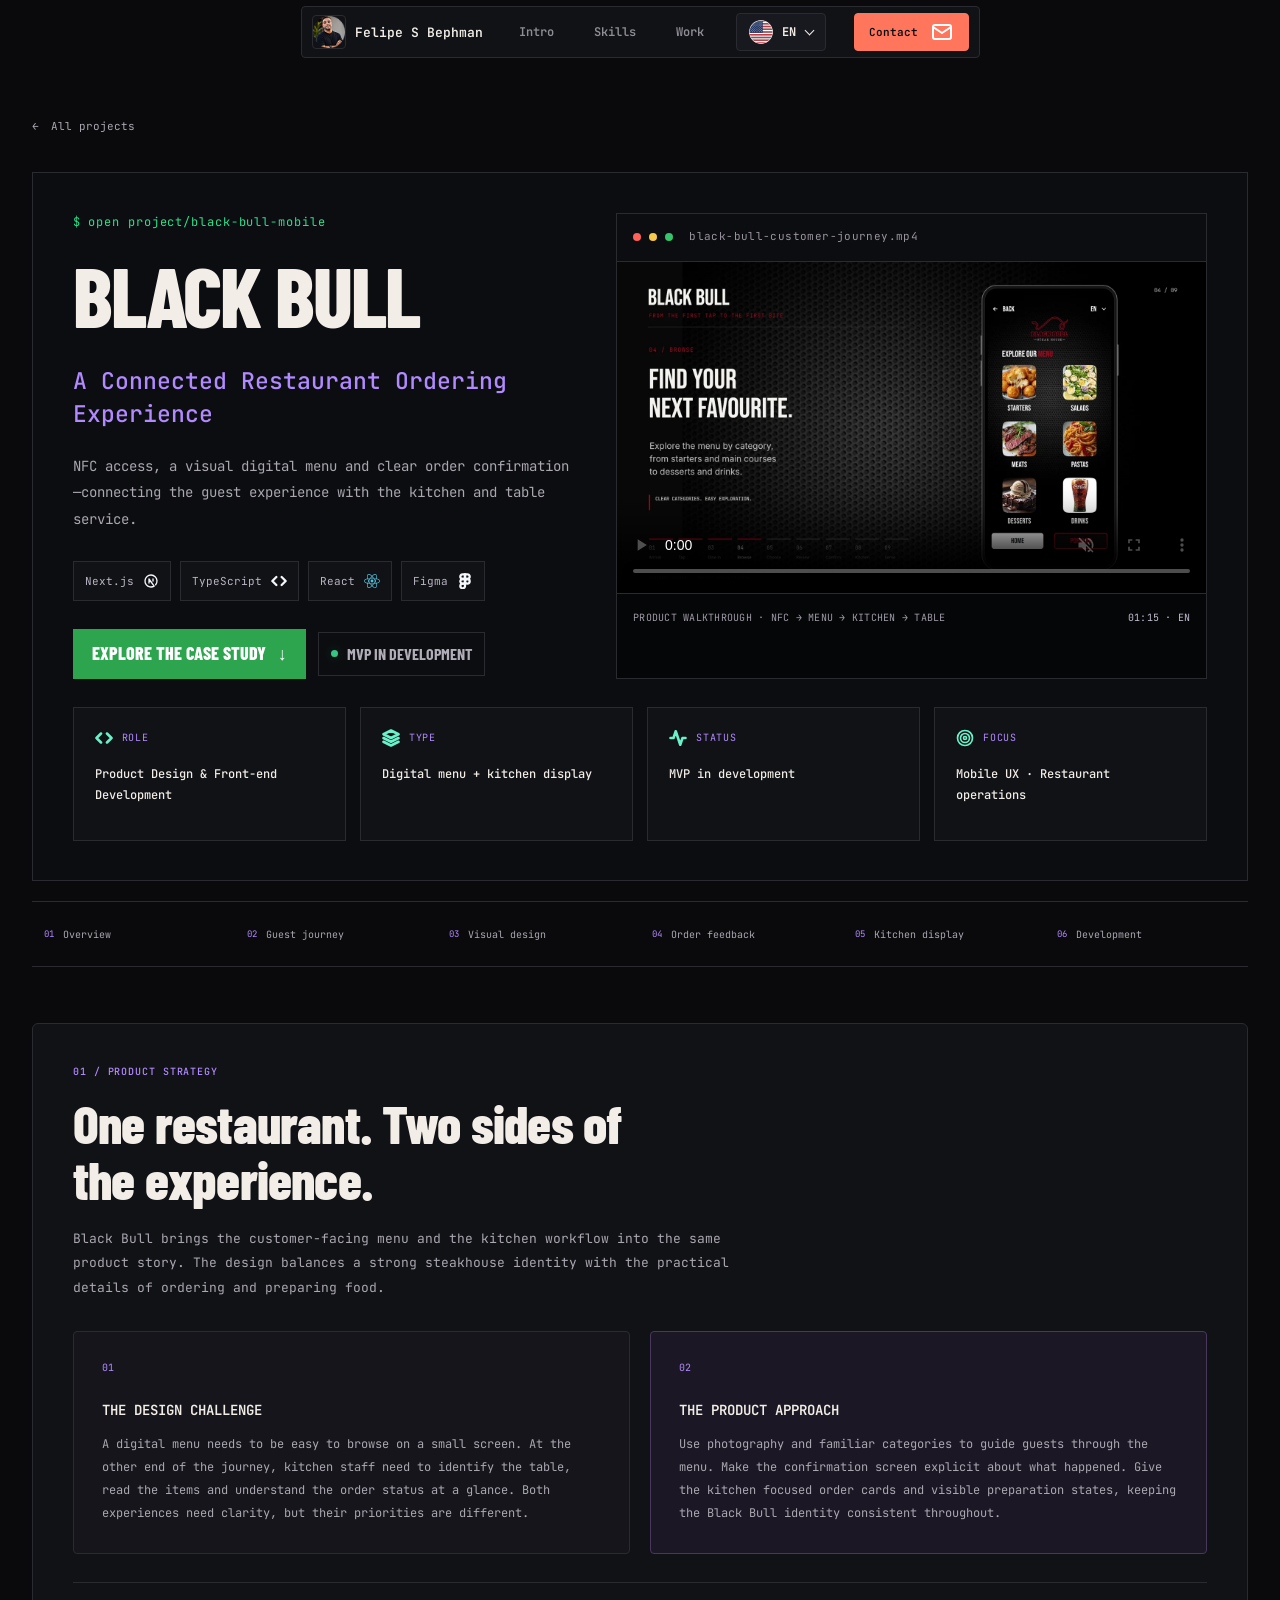
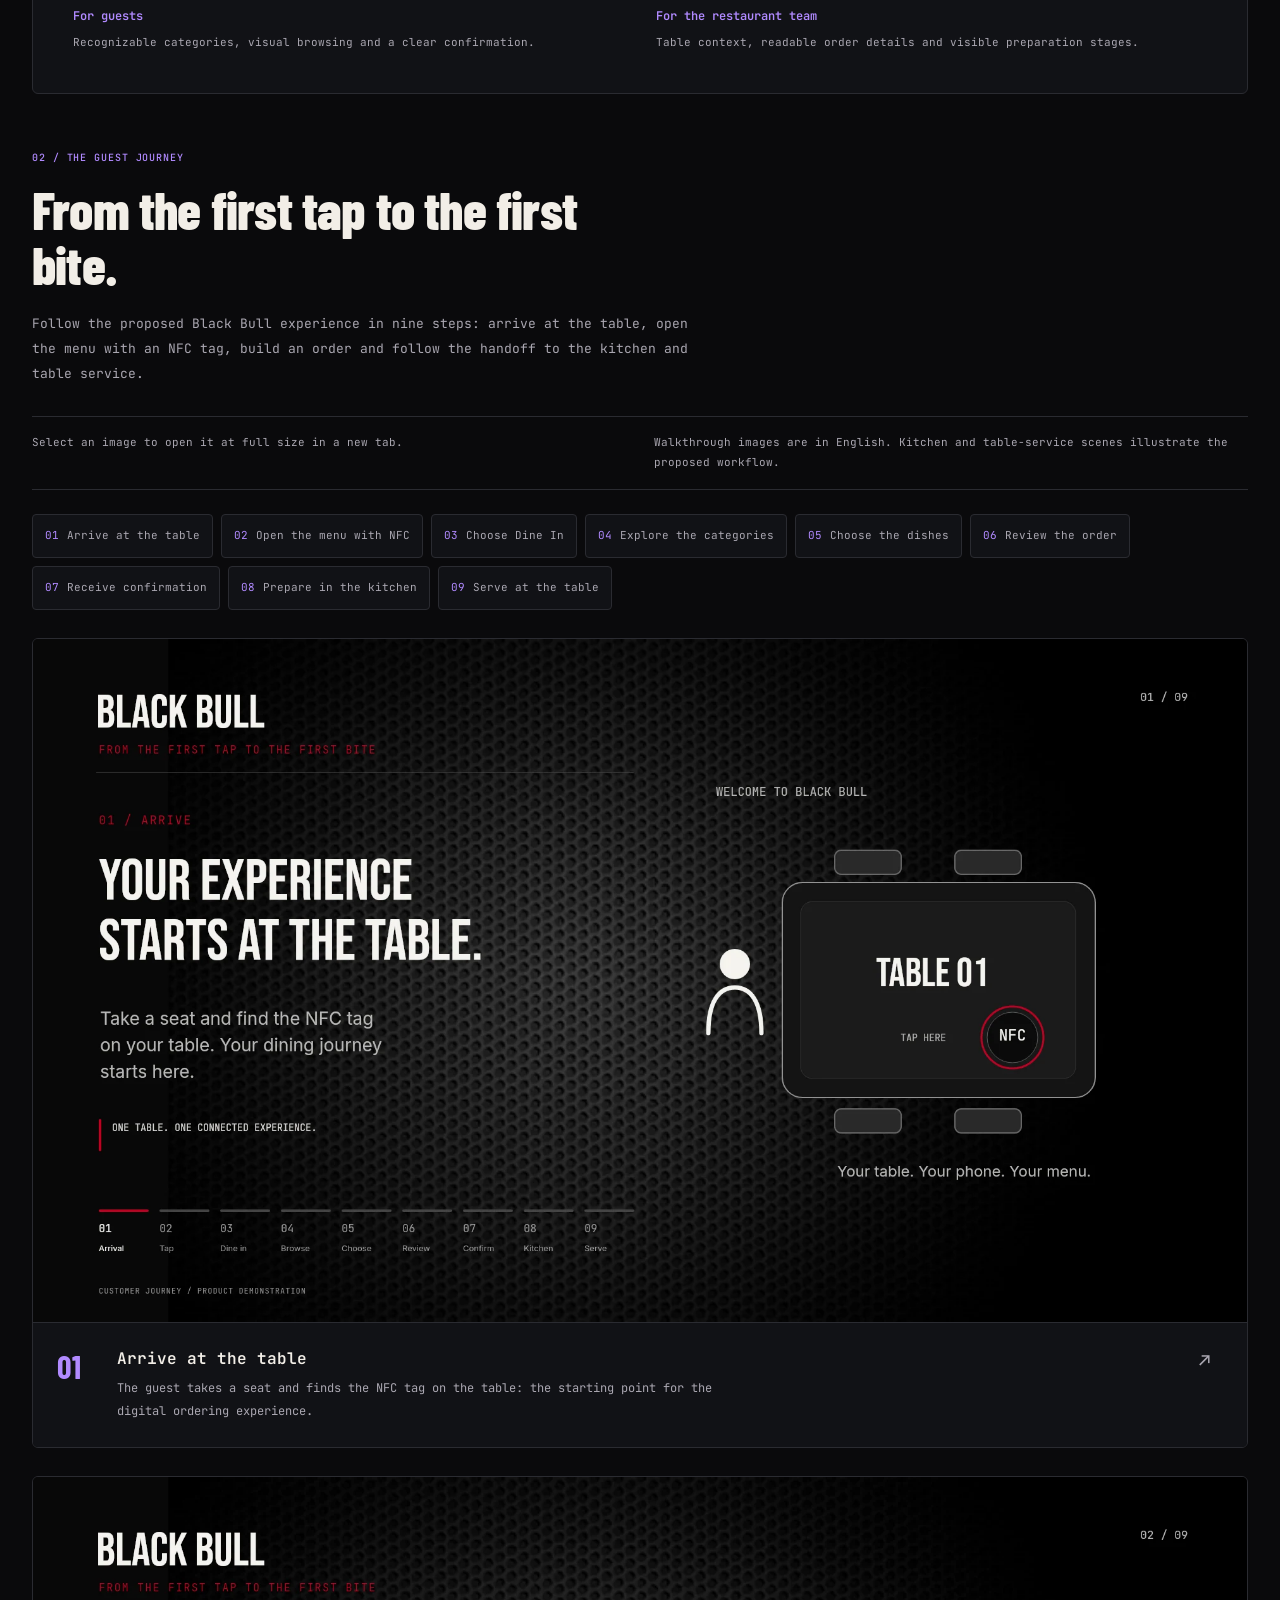
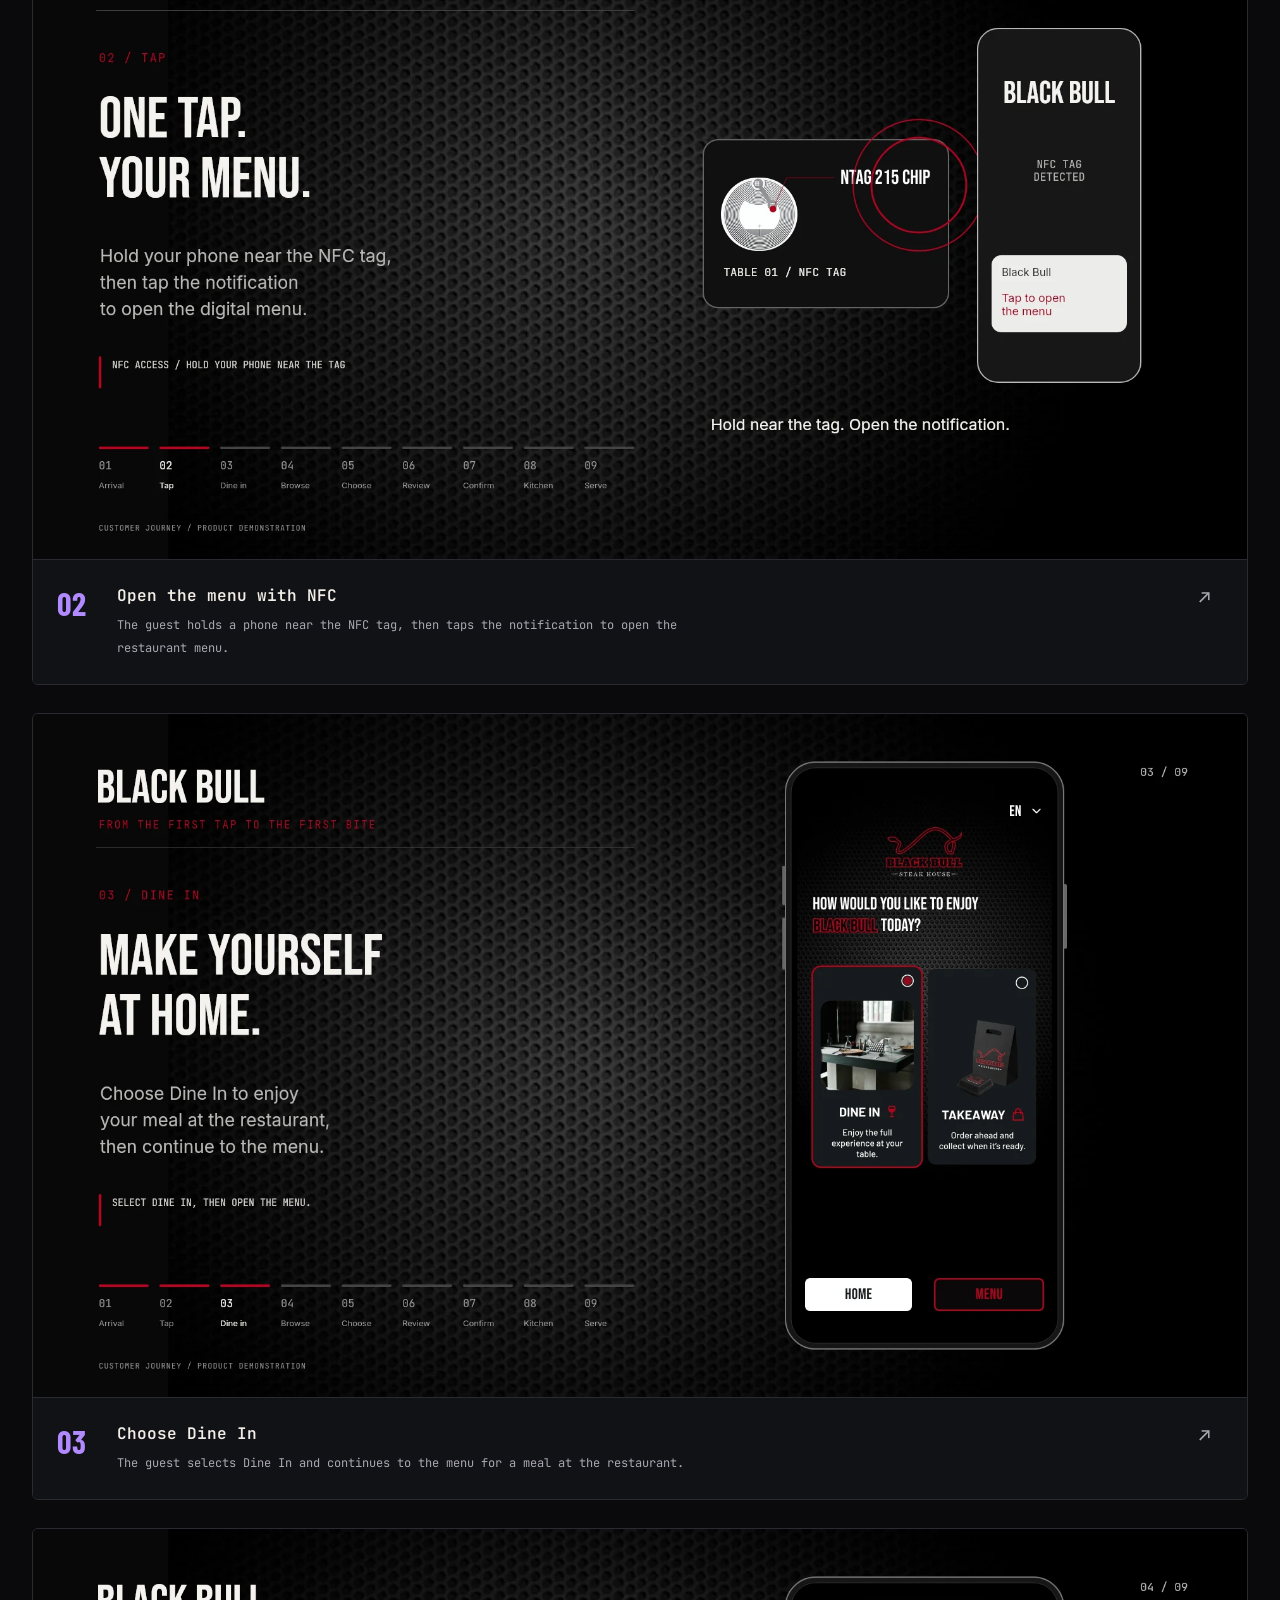
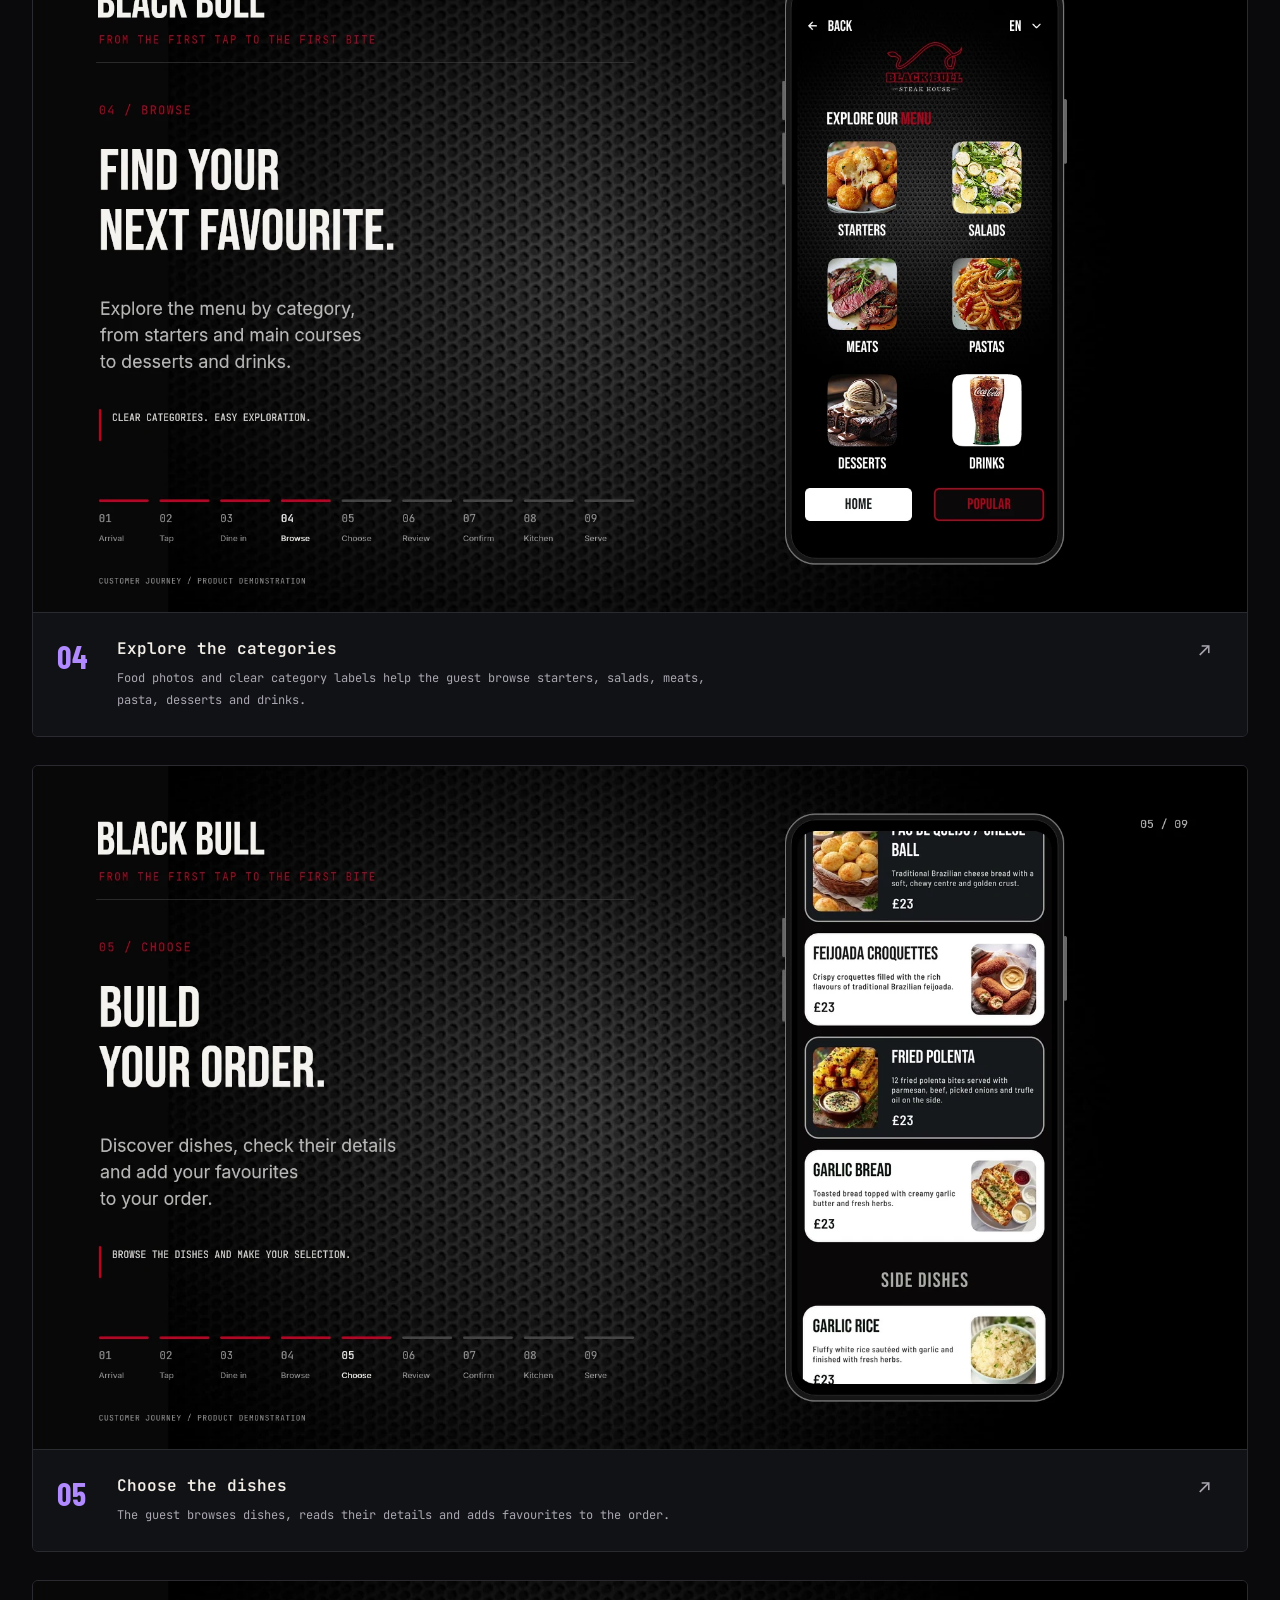
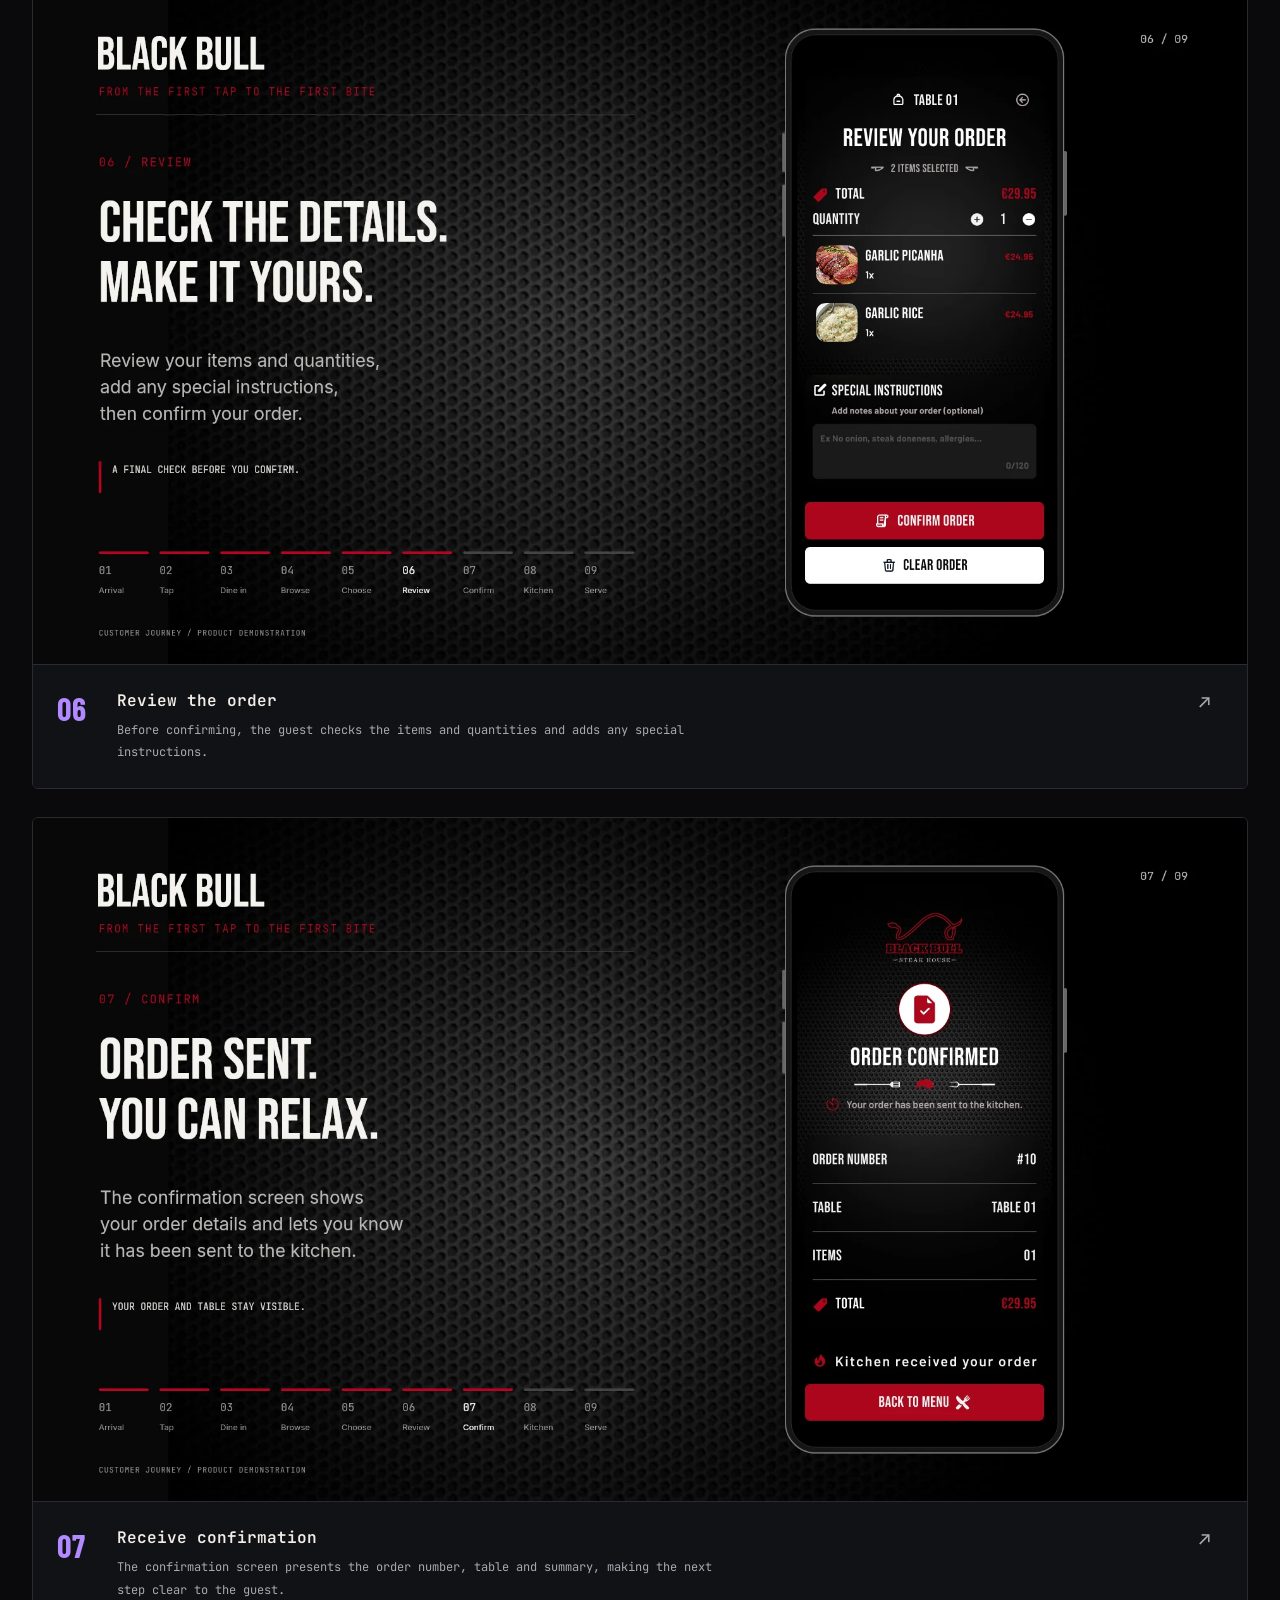
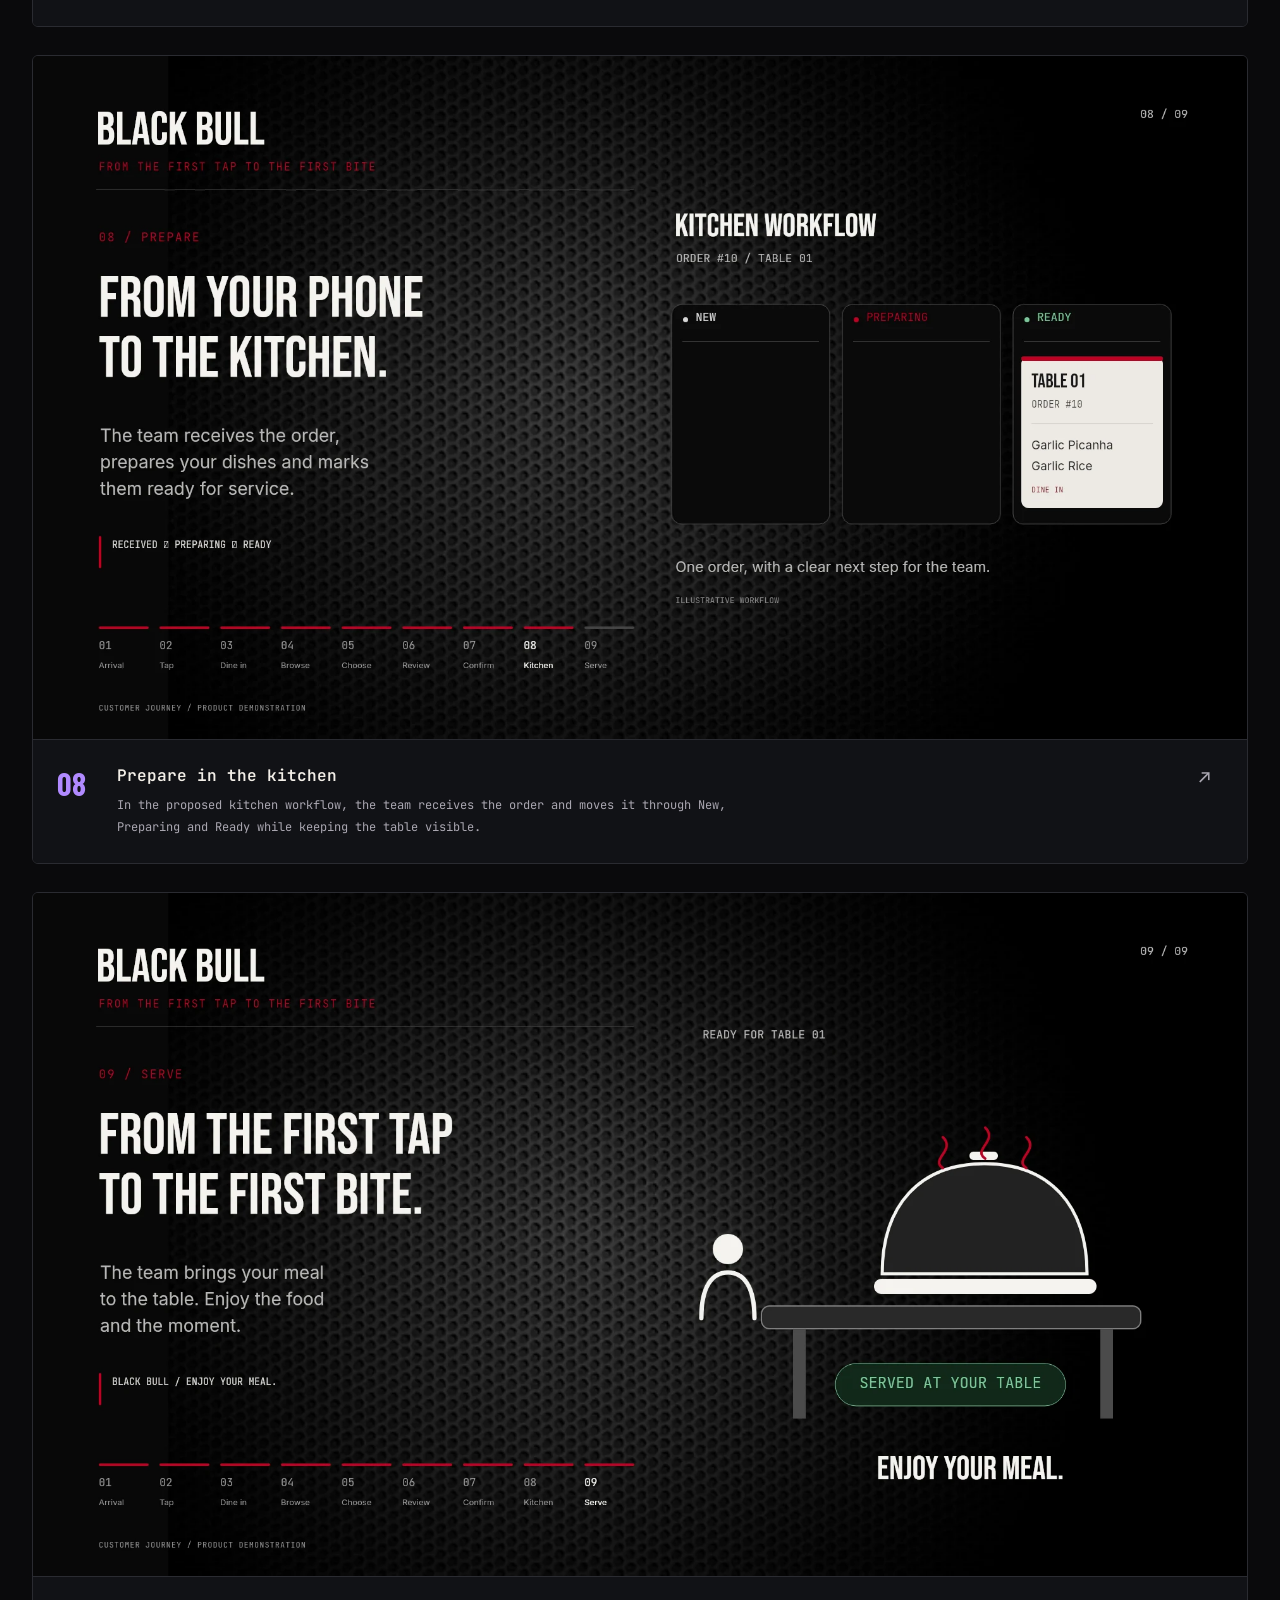
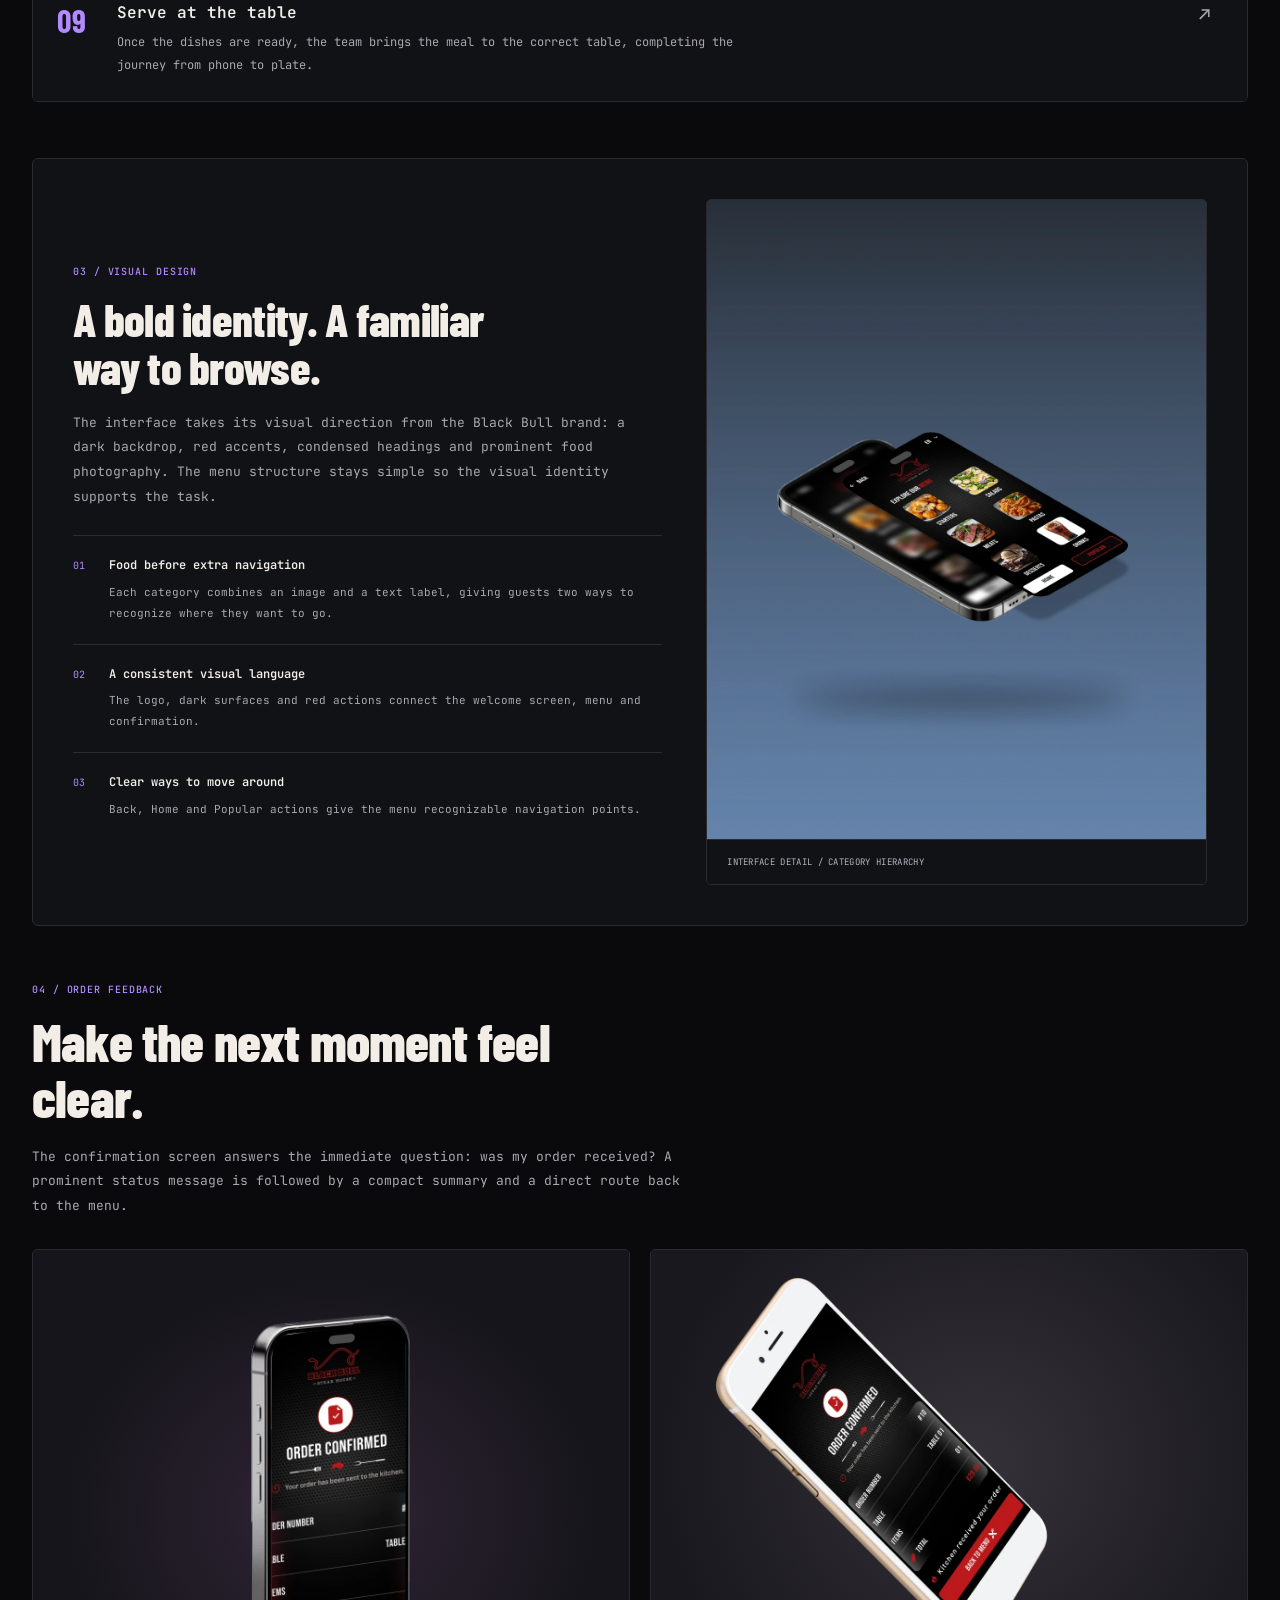
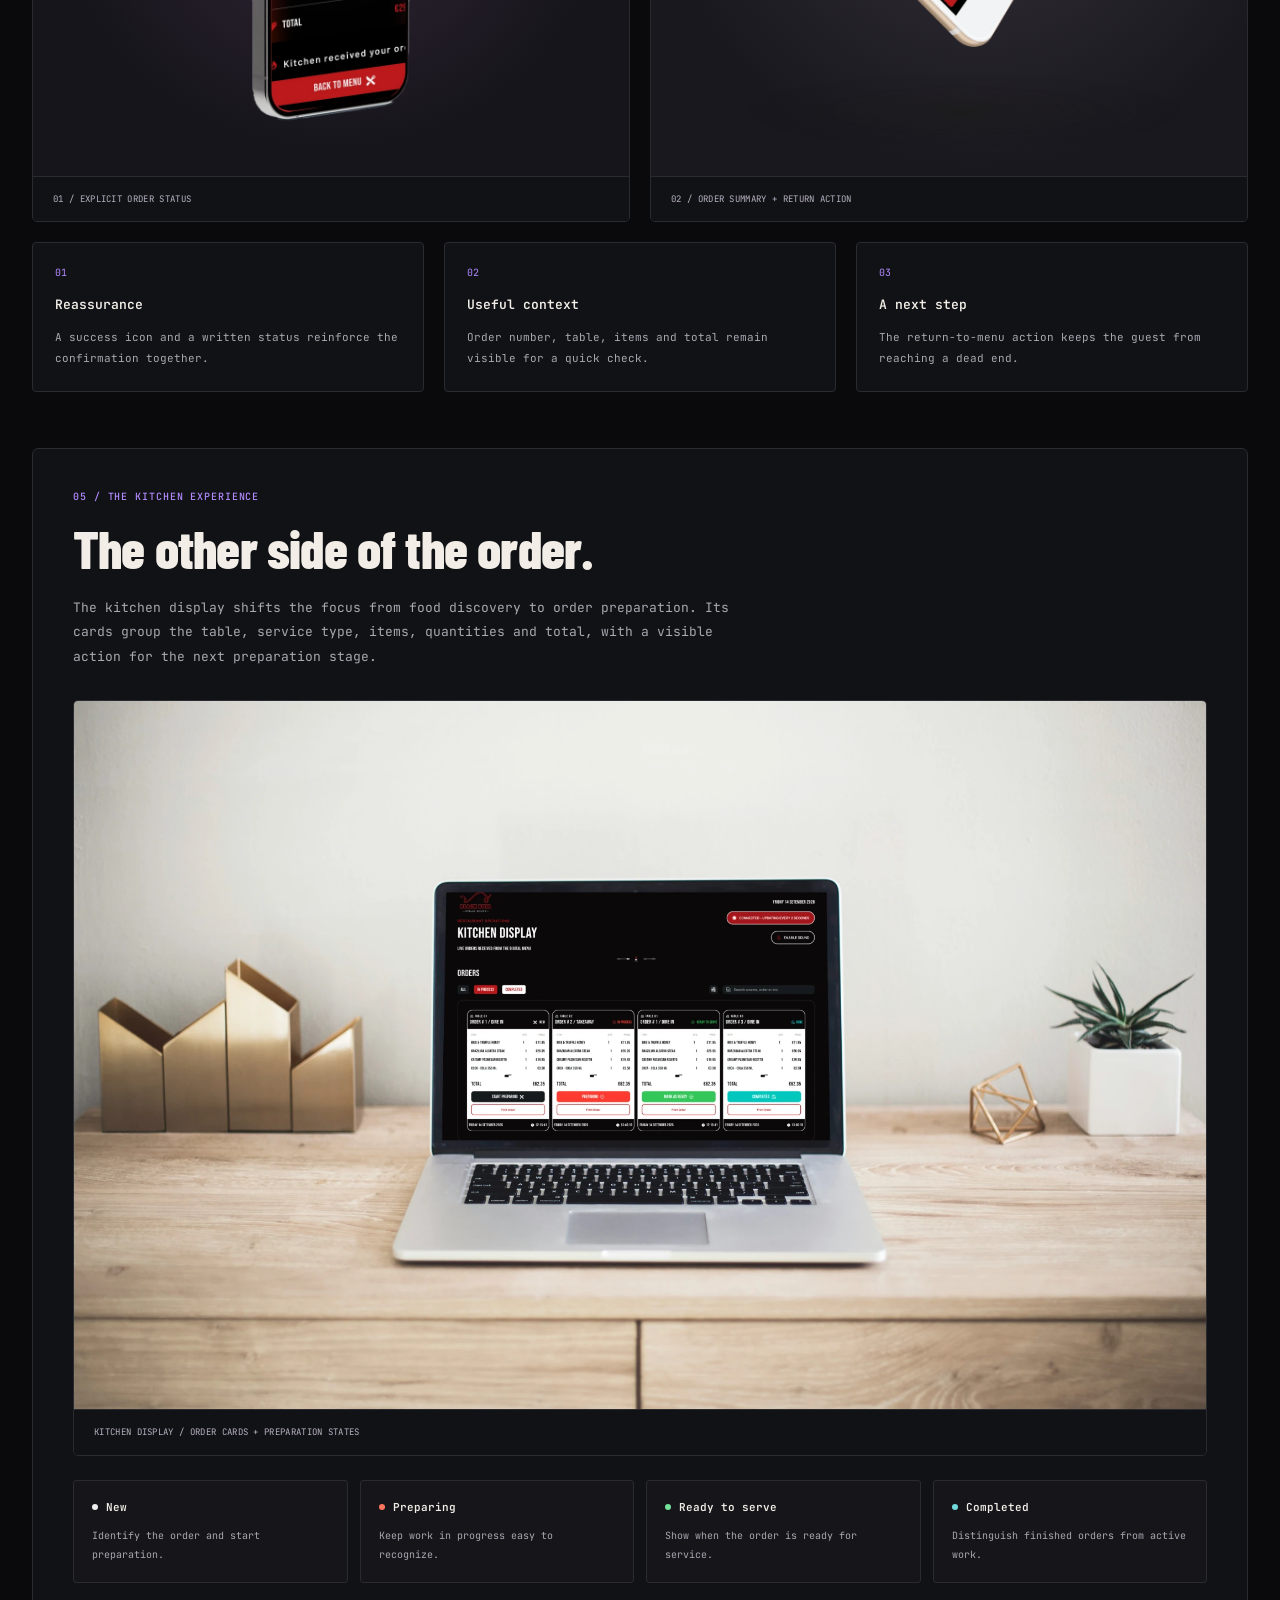
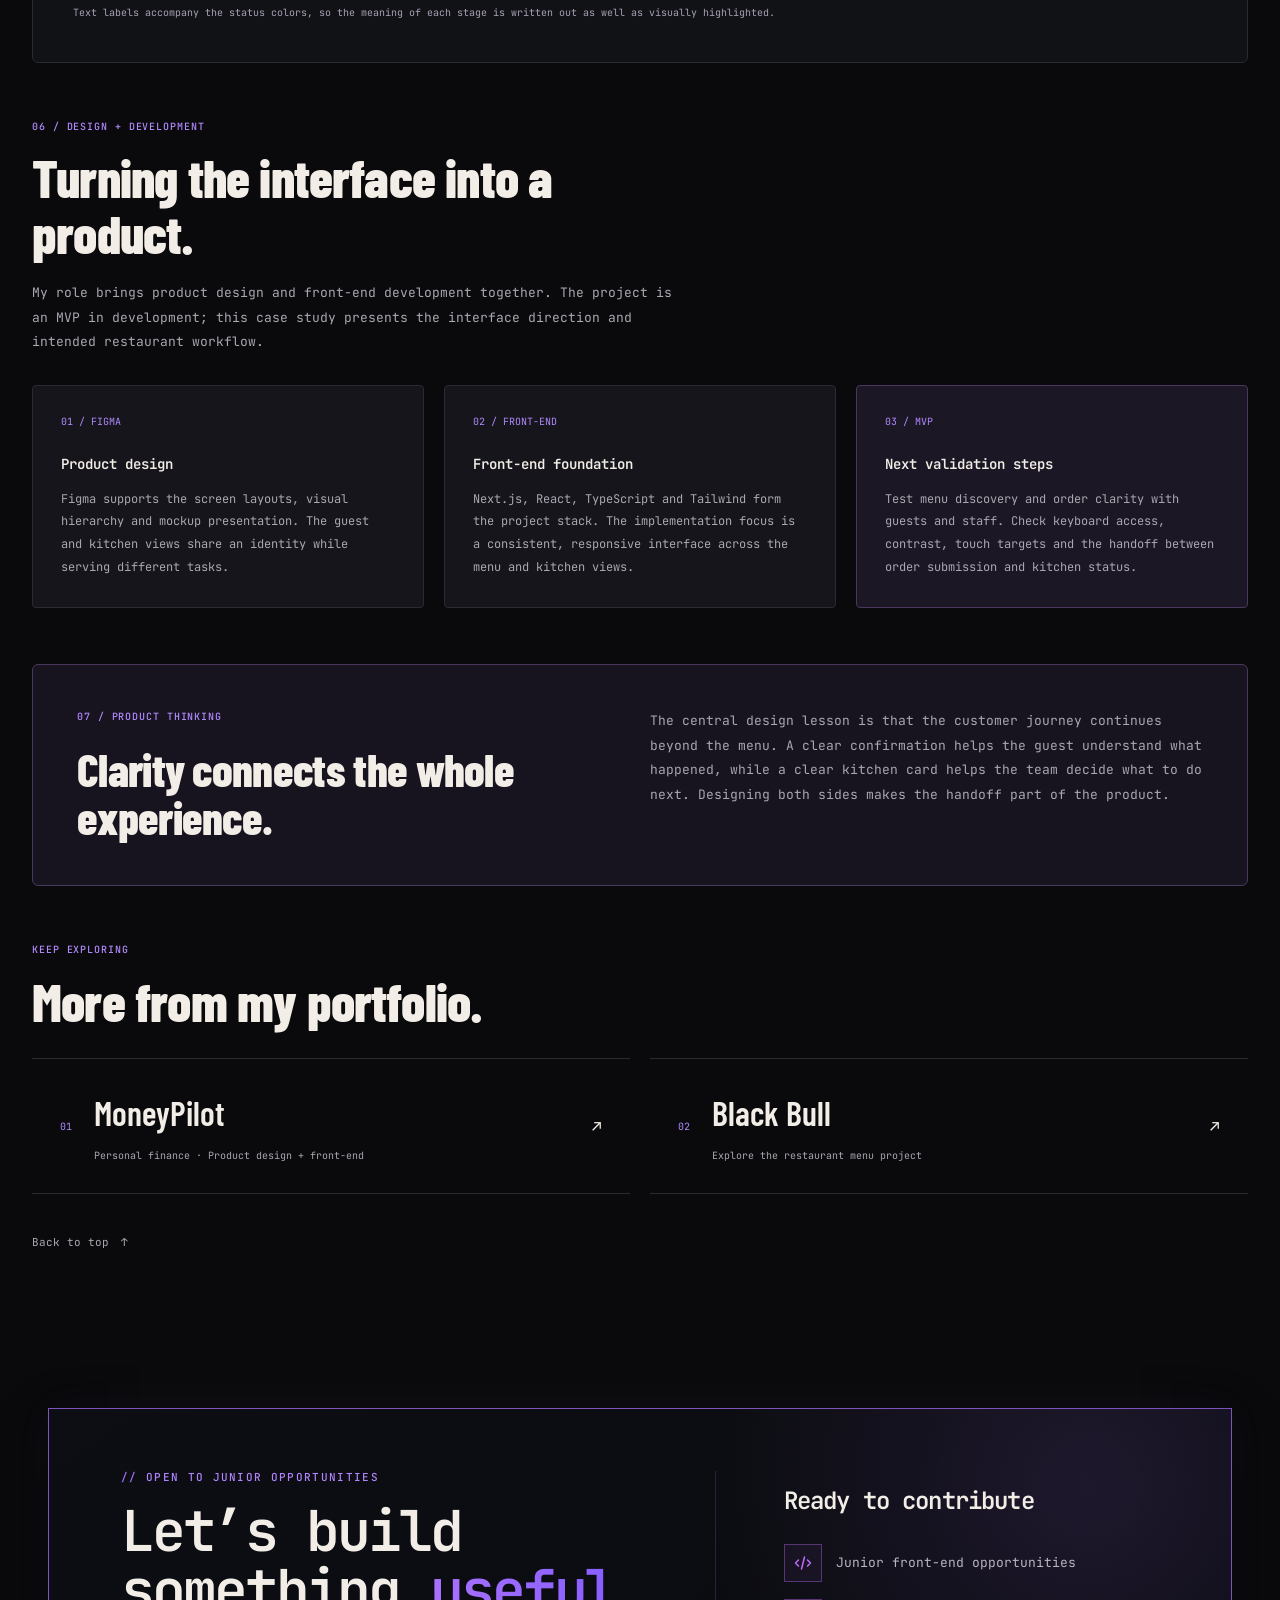
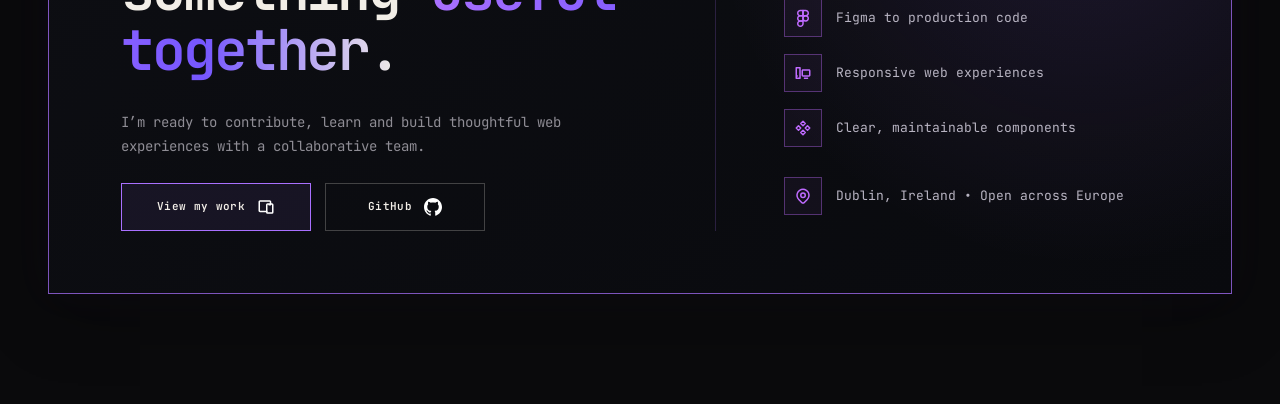
<file: black-bull-mobile.html>
<!DOCTYPE html>
<html lang="en">

<head>
    <meta charset="UTF-8">
    <meta name="viewport" content="width=device-width, initial-scale=1.0">
    <title data-i18n="blackBullMobilePage.meta.title">Black Bull Mobile Case Study | Felipe S Bephman</title>
    <meta name="description" data-i18n-content="blackBullMobilePage.meta.description" content="Black Bull Mobile: a detailed case study of a digital restaurant menu, mobile ordering interface and kitchen display by Felipe S Bephman.">
    <link rel="preconnect" href="https://fonts.googleapis.com">
    <link rel="preconnect" href="https://fonts.gstatic.com" crossorigin>
    <link href="https://fonts.googleapis.com/css2?family=Barlow+Condensed:wght@700;800&family=JetBrains+Mono:wght@400;500;600&display=swap" rel="stylesheet">
    <link href="https://api.fontshare.com/v2/css?f[]=switzer@400,500,600,700&display=swap" rel="stylesheet">
    <link rel="stylesheet" href="styles.css">
    <link rel="stylesheet" href="black-bull-dev-theme.css">
    <link rel="stylesheet" href="black-bull-mobile.css">
    <link rel="stylesheet" href="black-bull-hero.css">
    <link rel="stylesheet" href="black-bull-journey.css">
    <link rel="stylesheet" href="black-bull-card-hover.css">
</head>

<body class="black-bull-terminal">
    <header class="site-header">
        <nav class="navigation" aria-label="Main navigation" data-i18n-aria-label="common.navigation.main">
            <a class="navigation__brand" href="./index.html#home">
                <img src="assets/images/profile-photo.png" alt="Portrait of Felipe S Bephman" data-i18n-alt="common.images.portrait">
                <span>Felipe S Bephman</span>
            </a>
            <button class="navigation__toggle" type="button" aria-label="Open navigation menu" data-i18n-aria-label="common.navigation.open" aria-expanded="false"
                aria-controls="navigation-menu">
                <img src="assets/images/menu-icon.svg" alt="" aria-hidden="true">
            </button>
            <ul class="navigation__menu" id="navigation-menu">
                <li><a href="./index.html#home" data-i18n="nav.intro">Intro</a></li>
                <li><a href="./index.html#skills" data-i18n="nav.skills">Skills</a></li>
                <li><a href="./index.html#work" data-i18n="nav.work">Work</a></li>
                <li class="language-switcher">
                    <button class="language-switcher__trigger" type="button" aria-label="Select language"
                        data-i18n-aria-label="language.select" aria-haspopup="true" aria-expanded="false"
                        aria-controls="language-menu">
                        <img class="language-switcher__flag" data-language-current-flag
                            src="assets/images/flags/flag-en.svg" alt="" aria-hidden="true">

                        <span class="language-switcher__current" data-language-current>
                            EN
                        </span>

                        <span class="language-switcher__chevron" aria-hidden="true"></span>
                    </button>

                    <div class="language-switcher__menu" id="language-menu" role="menu" aria-hidden="true">
                        <button class="language-switcher__option is-active" type="button" data-language="en"
                            role="menuitem" aria-pressed="true">
                            <span class="language-switcher__option-label">
                                <img class="language-switcher__flag" src="assets/images/flags/flag-en.svg" alt=""
                                    aria-hidden="true">

                                <span>English</span>
                            </span>

                            <span class="language-switcher__option-code">
                                EN
                            </span>
                        </button>

                        <button class="language-switcher__option" type="button" data-language="pt-BR" role="menuitem"
                            aria-pressed="false">
                            <span class="language-switcher__option-label">
                                <img class="language-switcher__flag" src="assets/images/flags/flag-pt-br.svg" alt=""
                                    aria-hidden="true">

                                <span>Português</span>
                            </span>

                            <span class="language-switcher__option-code">
                                PT
                            </span>
                        </button>

                        <button class="language-switcher__option" type="button" data-language="es" role="menuitem"
                            aria-pressed="false">
                            <span class="language-switcher__option-label">
                                <img class="language-switcher__flag" src="assets/images/flags/flag-es.svg" alt=""
                                    aria-hidden="true">

                                <span>Español</span>
                            </span>

                            <span class="language-switcher__option-code">
                                ES
                            </span>
                        </button>
                    </div>
                </li>
            </ul>
            <button class="navigation__contact" type="button" data-contact-open aria-controls="contact-modal"
                aria-expanded="false">
                <span class="navigation__contact-default" data-i18n="nav.contact">Contact</span>

                <span class="navigation__contact-hover" data-i18n="nav.contactMe">Contact Me</span>

                <img class="navigation__contact-icon navigation__contact-icon--default"
                    src="assets/images/mail-icon.svg" alt="" aria-hidden="true">

                <img class="navigation__contact-icon navigation__contact-icon--hover"
                    src="assets/images/mail-opened-icon.svg" alt="" aria-hidden="true">

                <img class="navigation__contact-icon navigation__contact-icon--whatsapp"
                    src="assets/images/nav-whatsapp-icon.svg" alt="" aria-hidden="true">
            </button>
        </nav>
    </header>
    <main class="case-study bbm-case" id="top">
        <div class="bbm-shell">
            <a class="bbm-back" href="./projects.html">
                <span aria-hidden="true">←</span>
                <span data-i18n="common.caseStudies.allProjects">All projects</span>
            </a>
            <section class="bbh-hero" aria-labelledby="case-study-title">
                <div class="bbh-grid">
                    <div class="bbh-copy">
                        <p class="bbh-terminal">$ open project/black-bull-mobile</p>
                        <h1 class="bbh-title" id="case-study-title">BLACK BULL</h1>
                        <p class="bbh-subtitle" data-i18n="blackBullMobilePage.content.heroSubtitle">A Connected Restaurant Ordering Experience</p>
                        <p class="bbh-summary" data-i18n="blackBullMobilePage.content.heroSummary">NFC access, a visual digital menu and clear order confirmation—connecting the guest experience with the kitchen and table service.</p>
                        <ul class="bbh-tech" aria-label="Project tools and technologies" data-i18n-aria-label="blackBullMobilePage.content.technologies">
                            <li>Next.js<img src="assets/icons/Next.js Icon.svg" alt="" aria-hidden="true"></li>
                            <li>TypeScript<img src="assets/icons/TypeScript Icon.svg" alt="" aria-hidden="true"></li>
                            <li>React<img src="assets/images/react-logo.svg" alt="" aria-hidden="true"></li>
                            <li>Figma<img src="assets/icons/Figma Icon.svg" alt="" aria-hidden="true"></li>
                        </ul>
                        <div class="bbh-actions">
                            <a class="bbh-button" href="#strategy">
                                <span data-i18n="blackBullMobilePage.content.explore">Explore the case study</span>
                                <span aria-hidden="true">↓</span>
                            </a>
                            <span class="bbh-status">
                                <span class="bbh-status-dot" aria-hidden="true"></span>
                                <span data-i18n="common.caseStudies.mvp">MVP in development</span>
                            </span>
                        </div>
                    </div>
                    <figure class="bbh-preview">
                        <div class="bbh-window-bar" aria-hidden="true">
                            <span></span><span></span><span></span>
                            <p>black-bull-customer-journey.mp4</p>
                        </div>
                        <video class="bbh-video" controls muted loop playsinline preload="metadata"
                            width="1920" height="1080"
                            poster="assets/videos/black-bull/customer-journey-poster.webp"
                            aria-label="Black Bull customer journey: NFC access, menu, order confirmation, kitchen and table service."
                            data-i18n-aria-label="blackBullMobilePage.content.heroVideoLabel">
                            <source src="assets/videos/black-bull/customer-journey.mp4" type="video/mp4">
                            <a href="assets/videos/black-bull/customer-journey.mp4" data-i18n="blackBullMobilePage.content.heroVideoFallback">Download the Black Bull walkthrough</a>
                        </video>
                        <figcaption class="bbh-caption">
                            <span data-i18n="blackBullMobilePage.content.heroVideoCaption">PRODUCT WALKTHROUGH · NFC → MENU → KITCHEN → TABLE</span>
                            <span class="bbh-duration">01:15 · EN</span>
                        </figcaption>
                    </figure>
                </div>
                <dl class="bbh-metrics">
                    <div class="bbh-metric">
                        <dt><img src="assets/icons/Role Icon.svg" alt="" aria-hidden="true"><span data-i18n="common.caseStudies.role">Role</span></dt>
                        <dd data-i18n="common.caseStudies.roleValue">Product Design &amp; Front-end Development</dd>
                    </div>
                    <div class="bbh-metric">
                        <dt><img src="assets/icons/Project Type Icon.svg" alt="" aria-hidden="true"><span data-i18n="common.caseStudies.type">Type</span></dt>
                        <dd data-i18n="blackBullMobilePage.content.type">Digital menu + kitchen display</dd>
                    </div>
                    <div class="bbh-metric">
                        <dt><img src="assets/icons/Status Icon.svg" alt="" aria-hidden="true"><span data-i18n="common.caseStudies.status">Status</span></dt>
                        <dd data-i18n="common.caseStudies.mvp">MVP in development</dd>
                    </div>
                    <div class="bbh-metric">
                        <dt><img src="assets/icons/Focus Icon.svg" alt="" aria-hidden="true"><span data-i18n="blackBullMobilePage.content.focus">Focus</span></dt>
                        <dd data-i18n="blackBullMobilePage.content.focusValue">Mobile UX · Restaurant operations</dd>
                    </div>
                </dl>
            </section>
            <nav class="bbm-contents" aria-label="Inside this case study" data-i18n-aria-label="blackBullMobilePage.content.contents">
                <a href="#strategy">
                    <span aria-hidden="true">01</span>
                    <span data-i18n="blackBullMobilePage.content.navStrategy">Overview</span>
                </a>
                <a href="#journey">
                    <span aria-hidden="true">02</span>
                    <span data-i18n="blackBullMobilePage.content.navJourney">Guest journey</span>
                </a>
                <a href="#design">
                    <span aria-hidden="true">03</span>
                    <span data-i18n="blackBullMobilePage.content.navDesign">Visual design</span>
                </a>
                <a href="#confirmation">
                    <span aria-hidden="true">04</span>
                    <span data-i18n="blackBullMobilePage.content.navConfirmation">Order feedback</span>
                </a>
                <a href="#kitchen">
                    <span aria-hidden="true">05</span>
                    <span data-i18n="blackBullMobilePage.content.navKitchen">Kitchen display</span>
                </a>
                <a href="#development">
                    <span aria-hidden="true">06</span>
                    <span data-i18n="blackBullMobilePage.content.navDevelopment">Development</span>
                </a>
            </nav>
            <section class="bbm-section bbm-panel" id="strategy" aria-labelledby="strategy-title">
                <header class="bbm-section-heading">
                    <p class="bbm-eyebrow" data-i18n="blackBullMobilePage.content.strategyLabel">01 / PRODUCT STRATEGY</p>
                    <h2 data-i18n="blackBullMobilePage.content.strategyTitle" id="strategy-title">One restaurant. Two sides of the experience.</h2>
                    <p class="bbm-lead" data-i18n="blackBullMobilePage.content.strategyIntro">Black Bull brings the customer-facing menu and the kitchen workflow into the same product story. The design balances a strong steakhouse identity with the practical details of ordering and preparing food.</p>
                </header>
                <div class="bbm-grid-two">
                    <article class="bbm-card ">
                        <span class="bbm-card-number" aria-hidden="true">01</span>
                        <h3 data-i18n="blackBullMobilePage.content.problemTitle">THE DESIGN CHALLENGE</h3>
                        <p data-i18n="blackBullMobilePage.content.problemText">A digital menu needs to be easy to browse on a small screen. At the other end of the journey, kitchen staff need to identify the table, read the items and understand the order status at a glance. Both experiences need clarity, but their priorities are different.</p>
                    </article>
                    <article class="bbm-card bbm-card-accent">
                        <span class="bbm-card-number" aria-hidden="true">02</span>
                        <h3 data-i18n="blackBullMobilePage.content.solutionTitle">THE PRODUCT APPROACH</h3>
                        <p data-i18n="blackBullMobilePage.content.solutionText">Use photography and familiar categories to guide guests through the menu. Make the confirmation screen explicit about what happened. Give the kitchen focused order cards and visible preparation states, keeping the Black Bull identity consistent throughout.</p>
                    </article>
                </div>
                <div class="bbm-audiences">
                    <div>
                        <h3 data-i18n="blackBullMobilePage.content.guestTitle">For guests</h3>
                        <p data-i18n="blackBullMobilePage.content.guestText">Recognizable categories, visual browsing and a clear confirmation.</p>
                    </div>
                    <div>
                        <h3 data-i18n="blackBullMobilePage.content.teamTitle">For the restaurant team</h3>
                        <p data-i18n="blackBullMobilePage.content.teamText">Table context, readable order details and visible preparation stages.</p>
                    </div>
                </div>
            </section>
            <section class="bbm-section bbm-journey bbj-journey" id="journey" aria-labelledby="journey-title">
                <header class="bbm-section-heading">
                    <p class="bbm-eyebrow" data-i18n="blackBullMobilePage.content.journeyLabel">02 / THE GUEST JOURNEY</p>
                    <h2 id="journey-title" data-i18n="blackBullMobilePage.content.visualJourney.title">From the first tap to the first bite.</h2>
                    <p class="bbm-lead" data-i18n="blackBullMobilePage.content.visualJourney.intro">Follow the proposed Black Bull experience in nine steps: arrive at the table, open the menu with an NFC tag, build an order and follow the handoff to the kitchen and table service.</p>
                </header>
                <div class="bbj-guide">
                    <p id="journey-image-hint" data-i18n="blackBullMobilePage.content.visualJourney.imageHint">Select an image to open it at full size in a new tab.</p>
                    <p data-i18n="blackBullMobilePage.content.visualJourney.imageLanguage">Walkthrough images are in English. Kitchen and table-service scenes illustrate the proposed workflow.</p>
                </div>
                <nav class="bbj-index" aria-label="Jump to a step in the customer journey" data-i18n-aria-label="blackBullMobilePage.content.visualJourney.navigationLabel">
                    <a href="#journey-01-arrival"><span aria-hidden="true">01</span><span data-i18n="blackBullMobilePage.content.visualJourney.steps.arrival.title">Arrive at the table</span></a>
                    <a href="#journey-02-nfc-access"><span aria-hidden="true">02</span><span data-i18n="blackBullMobilePage.content.visualJourney.steps.nfc.title">Open the menu with NFC</span></a>
                    <a href="#journey-03-dine-in"><span aria-hidden="true">03</span><span data-i18n="blackBullMobilePage.content.visualJourney.steps.dineIn.title">Choose Dine In</span></a>
                    <a href="#journey-04-menu-categories"><span aria-hidden="true">04</span><span data-i18n="blackBullMobilePage.content.visualJourney.steps.categories.title">Explore the categories</span></a>
                    <a href="#journey-05-choose-dishes"><span aria-hidden="true">05</span><span data-i18n="blackBullMobilePage.content.visualJourney.steps.choose.title">Choose the dishes</span></a>
                    <a href="#journey-06-review-order"><span aria-hidden="true">06</span><span data-i18n="blackBullMobilePage.content.visualJourney.steps.review.title">Review the order</span></a>
                    <a href="#journey-07-order-confirmed"><span aria-hidden="true">07</span><span data-i18n="blackBullMobilePage.content.visualJourney.steps.confirmed.title">Receive confirmation</span></a>
                    <a href="#journey-08-kitchen-preparation"><span aria-hidden="true">08</span><span data-i18n="blackBullMobilePage.content.visualJourney.steps.kitchen.title">Prepare in the kitchen</span></a>
                    <a href="#journey-09-table-service"><span aria-hidden="true">09</span><span data-i18n="blackBullMobilePage.content.visualJourney.steps.service.title">Serve at the table</span></a>
                </nav>
                <ol class="bbj-gallery" role="list">
                    <li class="bbj-step" id="journey-01-arrival">
                        <figure>
                            <a class="bbj-image-link" href="assets/images/black-bull-mobile/journey/01-arrival.webp" target="_blank" rel="noopener" aria-labelledby="journey-01-arrival-title" aria-describedby="journey-image-hint">
                                <img src="assets/images/black-bull-mobile/journey/01-arrival.webp" width="1920" height="1080" alt="Arrival scene showing a guest beside Table 01 with an NFC tag." data-i18n-alt="blackBullMobilePage.content.visualJourney.steps.arrival.alt" loading="lazy" decoding="async">
                            </a>
                            <figcaption class="bbj-caption">
                                <span class="bbj-number" aria-hidden="true">01</span>
                                <div>
                                    <h3 id="journey-01-arrival-title" data-i18n="blackBullMobilePage.content.visualJourney.steps.arrival.title">Arrive at the table</h3>
                                    <p data-i18n="blackBullMobilePage.content.visualJourney.steps.arrival.text">The guest takes a seat and finds the NFC tag on the table: the starting point for the digital ordering experience.</p>
                                </div>
                                <span class="bbj-expand" aria-hidden="true">↗</span>
                            </figcaption>
                        </figure>
                    </li>
                    <li class="bbj-step" id="journey-02-nfc-access">
                        <figure>
                            <a class="bbj-image-link" href="assets/images/black-bull-mobile/journey/02-nfc-access.webp" target="_blank" rel="noopener" aria-labelledby="journey-02-nfc-access-title" aria-describedby="journey-image-hint">
                                <img src="assets/images/black-bull-mobile/journey/02-nfc-access.webp" width="1920" height="1080" alt="A phone beside the table NFC tag, displaying a notification to open the Black Bull menu." data-i18n-alt="blackBullMobilePage.content.visualJourney.steps.nfc.alt" loading="lazy" decoding="async">
                            </a>
                            <figcaption class="bbj-caption">
                                <span class="bbj-number" aria-hidden="true">02</span>
                                <div>
                                    <h3 id="journey-02-nfc-access-title" data-i18n="blackBullMobilePage.content.visualJourney.steps.nfc.title">Open the menu with NFC</h3>
                                    <p data-i18n="blackBullMobilePage.content.visualJourney.steps.nfc.text">The guest holds a phone near the NFC tag, then taps the notification to open the restaurant menu.</p>
                                </div>
                                <span class="bbj-expand" aria-hidden="true">↗</span>
                            </figcaption>
                        </figure>
                    </li>
                    <li class="bbj-step" id="journey-03-dine-in">
                        <figure>
                            <a class="bbj-image-link" href="assets/images/black-bull-mobile/journey/03-dine-in.webp" target="_blank" rel="noopener" aria-labelledby="journey-03-dine-in-title" aria-describedby="journey-image-hint">
                                <img src="assets/images/black-bull-mobile/journey/03-dine-in.webp" width="1920" height="1080" alt="Black Bull service-selection screen with the Dine In option." data-i18n-alt="blackBullMobilePage.content.visualJourney.steps.dineIn.alt" loading="lazy" decoding="async">
                            </a>
                            <figcaption class="bbj-caption">
                                <span class="bbj-number" aria-hidden="true">03</span>
                                <div>
                                    <h3 id="journey-03-dine-in-title" data-i18n="blackBullMobilePage.content.visualJourney.steps.dineIn.title">Choose Dine In</h3>
                                    <p data-i18n="blackBullMobilePage.content.visualJourney.steps.dineIn.text">The guest selects Dine In and continues to the menu for a meal at the restaurant.</p>
                                </div>
                                <span class="bbj-expand" aria-hidden="true">↗</span>
                            </figcaption>
                        </figure>
                    </li>
                    <li class="bbj-step" id="journey-04-menu-categories">
                        <figure>
                            <a class="bbj-image-link" href="assets/images/black-bull-mobile/journey/04-menu-categories.webp" target="_blank" rel="noopener" aria-labelledby="journey-04-menu-categories-title" aria-describedby="journey-image-hint">
                                <img src="assets/images/black-bull-mobile/journey/04-menu-categories.webp" width="1920" height="1080" alt="Black Bull menu screen showing six food and drink categories on a phone." data-i18n-alt="blackBullMobilePage.content.visualJourney.steps.categories.alt" loading="lazy" decoding="async">
                            </a>
                            <figcaption class="bbj-caption">
                                <span class="bbj-number" aria-hidden="true">04</span>
                                <div>
                                    <h3 id="journey-04-menu-categories-title" data-i18n="blackBullMobilePage.content.visualJourney.steps.categories.title">Explore the categories</h3>
                                    <p data-i18n="blackBullMobilePage.content.visualJourney.steps.categories.text">Food photos and clear category labels help the guest browse starters, salads, meats, pasta, desserts and drinks.</p>
                                </div>
                                <span class="bbj-expand" aria-hidden="true">↗</span>
                            </figcaption>
                        </figure>
                    </li>
                    <li class="bbj-step" id="journey-05-choose-dishes">
                        <figure>
                            <a class="bbj-image-link" href="assets/images/black-bull-mobile/journey/05-choose-dishes.webp" target="_blank" rel="noopener" aria-labelledby="journey-05-choose-dishes-title" aria-describedby="journey-image-hint">
                                <img src="assets/images/black-bull-mobile/journey/05-choose-dishes.webp" width="1920" height="1080" alt="Black Bull dish-browsing screen showing food photos and menu details on a phone." data-i18n-alt="blackBullMobilePage.content.visualJourney.steps.choose.alt" loading="lazy" decoding="async">
                            </a>
                            <figcaption class="bbj-caption">
                                <span class="bbj-number" aria-hidden="true">05</span>
                                <div>
                                    <h3 id="journey-05-choose-dishes-title" data-i18n="blackBullMobilePage.content.visualJourney.steps.choose.title">Choose the dishes</h3>
                                    <p data-i18n="blackBullMobilePage.content.visualJourney.steps.choose.text">The guest browses dishes, reads their details and adds favourites to the order.</p>
                                </div>
                                <span class="bbj-expand" aria-hidden="true">↗</span>
                            </figcaption>
                        </figure>
                    </li>
                    <li class="bbj-step" id="journey-06-review-order">
                        <figure>
                            <a class="bbj-image-link" href="assets/images/black-bull-mobile/journey/06-review-order.webp" target="_blank" rel="noopener" aria-labelledby="journey-06-review-order-title" aria-describedby="journey-image-hint">
                                <img src="assets/images/black-bull-mobile/journey/06-review-order.webp" width="1920" height="1080" alt="Black Bull Review Your Order screen with items, quantities and order details." data-i18n-alt="blackBullMobilePage.content.visualJourney.steps.review.alt" loading="lazy" decoding="async">
                            </a>
                            <figcaption class="bbj-caption">
                                <span class="bbj-number" aria-hidden="true">06</span>
                                <div>
                                    <h3 id="journey-06-review-order-title" data-i18n="blackBullMobilePage.content.visualJourney.steps.review.title">Review the order</h3>
                                    <p data-i18n="blackBullMobilePage.content.visualJourney.steps.review.text">Before confirming, the guest checks the items and quantities and adds any special instructions.</p>
                                </div>
                                <span class="bbj-expand" aria-hidden="true">↗</span>
                            </figcaption>
                        </figure>
                    </li>
                    <li class="bbj-step" id="journey-07-order-confirmed">
                        <figure>
                            <a class="bbj-image-link" href="assets/images/black-bull-mobile/journey/07-order-confirmed.webp" target="_blank" rel="noopener" aria-labelledby="journey-07-order-confirmed-title" aria-describedby="journey-image-hint">
                                <img src="assets/images/black-bull-mobile/journey/07-order-confirmed.webp" width="1920" height="1080" alt="Black Bull Order Confirmed screen showing the order and table details." data-i18n-alt="blackBullMobilePage.content.visualJourney.steps.confirmed.alt" loading="lazy" decoding="async">
                            </a>
                            <figcaption class="bbj-caption">
                                <span class="bbj-number" aria-hidden="true">07</span>
                                <div>
                                    <h3 id="journey-07-order-confirmed-title" data-i18n="blackBullMobilePage.content.visualJourney.steps.confirmed.title">Receive confirmation</h3>
                                    <p data-i18n="blackBullMobilePage.content.visualJourney.steps.confirmed.text">The confirmation screen presents the order number, table and summary, making the next step clear to the guest.</p>
                                </div>
                                <span class="bbj-expand" aria-hidden="true">↗</span>
                            </figcaption>
                        </figure>
                    </li>
                    <li class="bbj-step" id="journey-08-kitchen-preparation">
                        <figure>
                            <a class="bbj-image-link" href="assets/images/black-bull-mobile/journey/08-kitchen-preparation.webp" target="_blank" rel="noopener" aria-labelledby="journey-08-kitchen-preparation-title" aria-describedby="journey-image-hint">
                                <img src="assets/images/black-bull-mobile/journey/08-kitchen-preparation.webp" width="1920" height="1080" alt="Illustrative kitchen board with New, Preparing and Ready columns and the order for Table 01." data-i18n-alt="blackBullMobilePage.content.visualJourney.steps.kitchen.alt" loading="lazy" decoding="async">
                            </a>
                            <figcaption class="bbj-caption">
                                <span class="bbj-number" aria-hidden="true">08</span>
                                <div>
                                    <h3 id="journey-08-kitchen-preparation-title" data-i18n="blackBullMobilePage.content.visualJourney.steps.kitchen.title">Prepare in the kitchen</h3>
                                    <p data-i18n="blackBullMobilePage.content.visualJourney.steps.kitchen.text">In the proposed kitchen workflow, the team receives the order and moves it through New, Preparing and Ready while keeping the table visible.</p>
                                </div>
                                <span class="bbj-expand" aria-hidden="true">↗</span>
                            </figcaption>
                        </figure>
                    </li>
                    <li class="bbj-step" id="journey-09-table-service">
                        <figure>
                            <a class="bbj-image-link" href="assets/images/black-bull-mobile/journey/09-table-service.webp" target="_blank" rel="noopener" aria-labelledby="journey-09-table-service-title" aria-describedby="journey-image-hint">
                                <img src="assets/images/black-bull-mobile/journey/09-table-service.webp" width="1920" height="1080" alt="Illustration of a covered dish served to a guest at Table 01." data-i18n-alt="blackBullMobilePage.content.visualJourney.steps.service.alt" loading="lazy" decoding="async">
                            </a>
                            <figcaption class="bbj-caption">
                                <span class="bbj-number" aria-hidden="true">09</span>
                                <div>
                                    <h3 id="journey-09-table-service-title" data-i18n="blackBullMobilePage.content.visualJourney.steps.service.title">Serve at the table</h3>
                                    <p data-i18n="blackBullMobilePage.content.visualJourney.steps.service.text">Once the dishes are ready, the team brings the meal to the correct table, completing the journey from phone to plate.</p>
                                </div>
                                <span class="bbj-expand" aria-hidden="true">↗</span>
                            </figcaption>
                        </figure>
                    </li>
                </ol>
            </section>
            <section class="bbm-section bbm-panel bbm-design" id="design" aria-labelledby="design-title">
                <div class="bbm-design-copy">
                    <header class="bbm-section-heading">
                        <p class="bbm-eyebrow" data-i18n="blackBullMobilePage.content.designLabel">03 / VISUAL DESIGN</p>
                        <h2 data-i18n="blackBullMobilePage.content.designTitle" id="design-title">A bold identity. A familiar way to browse.</h2>
                        <p class="bbm-lead" data-i18n="blackBullMobilePage.content.designIntro">The interface takes its visual direction from the Black Bull brand: a dark backdrop, red accents, condensed headings and prominent food photography. The menu structure stays simple so the visual identity supports the task.</p>
                    </header>
                    <div class="bbm-decisions">
                        <article>
                            <span aria-hidden="true">01</span>
                            <div>
                                <h3 data-i18n="blackBullMobilePage.content.decisionOneTitle">Food before extra navigation</h3>
                                <p data-i18n="blackBullMobilePage.content.decisionOneText">Each category combines an image and a text label, giving guests two ways to recognize where they want to go.</p>
                            </div>
                        </article>
                        <article>
                            <span aria-hidden="true">02</span>
                            <div>
                                <h3 data-i18n="blackBullMobilePage.content.decisionTwoTitle">A consistent visual language</h3>
                                <p data-i18n="blackBullMobilePage.content.decisionTwoText">The logo, dark surfaces and red actions connect the welcome screen, menu and confirmation.</p>
                            </div>
                        </article>
                        <article>
                            <span aria-hidden="true">03</span>
                            <div>
                                <h3 data-i18n="blackBullMobilePage.content.decisionThreeTitle">Clear ways to move around</h3>
                                <p data-i18n="blackBullMobilePage.content.decisionThreeText">Back, Home and Popular actions give the menu recognizable navigation points.</p>
                            </div>
                        </article>
                    </div>
                </div>
                <figure class="bbm-media bbm-layers-photo">
                    <img src="assets/images/black-bull-mobile/menu-layers.webp" width="1178" height="1510" alt="Exploded mobile mockup highlighting Black Bull food categories on a blue background" data-i18n-alt="blackBullMobilePage.content.layersAlt" loading="lazy" decoding="async">
                    <figcaption data-i18n="blackBullMobilePage.content.layersCaption">INTERFACE DETAIL / CATEGORY HIERARCHY</figcaption>
                </figure>
            </section>
            <section class="bbm-section" id="confirmation" aria-labelledby="confirmation-title">
                <header class="bbm-section-heading">
                    <p class="bbm-eyebrow" data-i18n="blackBullMobilePage.content.confirmationLabel">04 / ORDER FEEDBACK</p>
                    <h2 data-i18n="blackBullMobilePage.content.confirmationTitle" id="confirmation-title">Make the next moment feel clear.</h2>
                    <p class="bbm-lead" data-i18n="blackBullMobilePage.content.confirmationIntro">The confirmation screen answers the immediate question: was my order received? A prominent status message is followed by a compact summary and a direct route back to the menu.</p>
                </header>
                <div class="bbm-grid-two bbm-confirmation-grid">
                    <figure class="bbm-media bbm-confirmation">
                        <div class="bbm-device-stage">
                            <img src="assets/images/black-bull-mobile/order-confirmation.webp" width="676" height="996" alt="Black Bull order confirmation screen on a black smartphone" data-i18n-alt="blackBullMobilePage.content.confirmationAlt" loading="lazy" decoding="async">
                        </div>
                        <figcaption data-i18n="blackBullMobilePage.content.confirmationOneCaption">01 / EXPLICIT ORDER STATUS</figcaption>
                    </figure>
                    <figure class="bbm-media bbm-confirmation bbm-confirmation-light">
                        <div class="bbm-device-stage">
                            <img src="assets/images/black-bull-mobile/order-confirmation-angled.webp" width="1006" height="1013" alt="Angled white phone showing the confirmed order, table, item count and total" data-i18n-alt="blackBullMobilePage.content.angledAlt" loading="lazy" decoding="async">
                        </div>
                        <figcaption data-i18n="blackBullMobilePage.content.confirmationTwoCaption">02 / ORDER SUMMARY + RETURN ACTION</figcaption>
                    </figure>
                </div>
                <div class="bbm-grid-three bbm-feedback">
                    <article class="bbm-card ">
                        <span class="bbm-card-number" aria-hidden="true">01</span>
                        <h3 data-i18n="blackBullMobilePage.content.feedbackOneTitle">Reassurance</h3>
                        <p data-i18n="blackBullMobilePage.content.feedbackOneText">A success icon and a written status reinforce the confirmation together.</p>
                    </article>
                    <article class="bbm-card ">
                        <span class="bbm-card-number" aria-hidden="true">02</span>
                        <h3 data-i18n="blackBullMobilePage.content.feedbackTwoTitle">Useful context</h3>
                        <p data-i18n="blackBullMobilePage.content.feedbackTwoText">Order number, table, items and total remain visible for a quick check.</p>
                    </article>
                    <article class="bbm-card ">
                        <span class="bbm-card-number" aria-hidden="true">03</span>
                        <h3 data-i18n="blackBullMobilePage.content.feedbackThreeTitle">A next step</h3>
                        <p data-i18n="blackBullMobilePage.content.feedbackThreeText">The return-to-menu action keeps the guest from reaching a dead end.</p>
                    </article>
                </div>
            </section>
            <section class="bbm-section bbm-panel bbm-kitchen" id="kitchen" aria-labelledby="kitchen-title">
                <header class="bbm-section-heading">
                    <p class="bbm-eyebrow" data-i18n="blackBullMobilePage.content.kitchenLabel">05 / THE KITCHEN EXPERIENCE</p>
                    <h2 data-i18n="blackBullMobilePage.content.kitchenTitle" id="kitchen-title">The other side of the order.</h2>
                    <p class="bbm-lead" data-i18n="blackBullMobilePage.content.kitchenIntro">The kitchen display shifts the focus from food discovery to order preparation. Its cards group the table, service type, items, quantities and total, with a visible action for the next preparation stage.</p>
                </header>
                <figure class="bbm-media bbm-kitchen-photo">
                    <img src="assets/images/black-bull-mobile/kitchen-display.webp" width="2048" height="1282" alt="Laptop on a desk showing Black Bull kitchen order cards in different preparation stages" data-i18n-alt="blackBullMobilePage.content.kitchenAlt" loading="lazy" decoding="async">
                    <figcaption data-i18n="blackBullMobilePage.content.kitchenCaption">KITCHEN DISPLAY / ORDER CARDS + PREPARATION STATES</figcaption>
                </figure>
                <ol class="bbm-states">
                    <li class="bbm-state bbm-state-new">
                        <div>
                            <span class="bbm-dot" aria-hidden="true">
                            </span>
                            <h3 data-i18n="blackBullMobilePage.content.newTitle">New</h3>
                        </div>
                        <p data-i18n="blackBullMobilePage.content.newText">Identify the order and start preparation.</p>
                    </li>
                    <li class="bbm-state bbm-state-preparing">
                        <div>
                            <span class="bbm-dot" aria-hidden="true">
                            </span>
                            <h3 data-i18n="blackBullMobilePage.content.preparingTitle">Preparing</h3>
                        </div>
                        <p data-i18n="blackBullMobilePage.content.preparingText">Keep work in progress easy to recognize.</p>
                    </li>
                    <li class="bbm-state bbm-state-ready">
                        <div>
                            <span class="bbm-dot" aria-hidden="true">
                            </span>
                            <h3 data-i18n="blackBullMobilePage.content.readyTitle">Ready to serve</h3>
                        </div>
                        <p data-i18n="blackBullMobilePage.content.readyText">Show when the order is ready for service.</p>
                    </li>
                    <li class="bbm-state bbm-state-completed">
                        <div>
                            <span class="bbm-dot" aria-hidden="true">
                            </span>
                            <h3 data-i18n="blackBullMobilePage.content.completedTitle">Completed</h3>
                        </div>
                        <p data-i18n="blackBullMobilePage.content.completedText">Distinguish finished orders from active work.</p>
                    </li>
                </ol>
                <p class="bbm-note" data-i18n="blackBullMobilePage.content.kitchenNote">Text labels accompany the status colors, so the meaning of each stage is written out as well as visually highlighted.</p>
            </section>
            <section class="bbm-section" id="development" aria-labelledby="development-title">
                <header class="bbm-section-heading">
                    <p class="bbm-eyebrow" data-i18n="blackBullMobilePage.content.developmentLabel">06 / DESIGN + DEVELOPMENT</p>
                    <h2 data-i18n="blackBullMobilePage.content.developmentTitle" id="development-title">Turning the interface into a product.</h2>
                    <p class="bbm-lead" data-i18n="blackBullMobilePage.content.developmentIntro">My role brings product design and front-end development together. The project is an MVP in development; this case study presents the interface direction and intended restaurant workflow.</p>
                </header>
                <div class="bbm-grid-three">
                    <article class="bbm-card ">
                        <span class="bbm-card-number" aria-hidden="true">01 / FIGMA</span>
                        <h3 data-i18n="blackBullMobilePage.content.designWorkTitle">Product design</h3>
                        <p data-i18n="blackBullMobilePage.content.designWorkText">Figma supports the screen layouts, visual hierarchy and mockup presentation. The guest and kitchen views share an identity while serving different tasks.</p>
                    </article>
                    <article class="bbm-card ">
                        <span class="bbm-card-number" aria-hidden="true">02 / FRONT-END</span>
                        <h3 data-i18n="blackBullMobilePage.content.frontendTitle">Front-end foundation</h3>
                        <p data-i18n="blackBullMobilePage.content.frontendText">Next.js, React, TypeScript and Tailwind form the project stack. The implementation focus is a consistent, responsive interface across the menu and kitchen views.</p>
                    </article>
                    <article class="bbm-card bbm-card-accent">
                        <span class="bbm-card-number" aria-hidden="true">03 / MVP</span>
                        <h3 data-i18n="blackBullMobilePage.content.nextWorkTitle">Next validation steps</h3>
                        <p data-i18n="blackBullMobilePage.content.nextWorkText">Test menu discovery and order clarity with guests and staff. Check keyboard access, contrast, touch targets and the handoff between order submission and kitchen status.</p>
                    </article>
                </div>
            </section>
            <section class="bbm-section bbm-panel bbm-learning" aria-labelledby="learning-title">
                <div>
                    <p class="bbm-eyebrow" data-i18n="blackBullMobilePage.content.learningLabel">07 / PRODUCT THINKING</p>
                    <h2 data-i18n="blackBullMobilePage.content.learningTitle" id="learning-title">Clarity connects the whole experience.</h2>
                </div>
                <p class="bbm-lead" data-i18n="blackBullMobilePage.content.learningText">The central design lesson is that the customer journey continues beyond the menu. A clear confirmation helps the guest understand what happened, while a clear kitchen card helps the team decide what to do next. Designing both sides makes the handoff part of the product.</p>
            </section>
            <section class="bbm-section bbm-more" aria-labelledby="more-title">
                <header class="bbm-section-heading">
                    <p class="bbm-eyebrow" data-i18n="blackBullMobilePage.content.moreLabel">KEEP EXPLORING</p>
                    <h2 data-i18n="blackBullMobilePage.content.moreTitle" id="more-title">More from my portfolio.</h2>
                </header>
                <div class="bbm-grid-two">
                    <a class="bbm-related" href="./moneypilot.html">
                        <span class="bbm-related-number" aria-hidden="true">01</span>
                        <div>
                            <h3>MoneyPilot</h3>
                            <p data-i18n="blackBullMobilePage.content.moneyPilotText">Personal finance · Product design + front-end</p>
                        </div>
                        <span aria-hidden="true">↗</span>
                    </a>
                    <a class="bbm-related" href="./black-bull.html">
                        <span class="bbm-related-number" aria-hidden="true">02</span>
                        <div>
                            <h3>Black Bull</h3>
                            <p data-i18n="blackBullMobilePage.content.blackBullText">Explore the restaurant menu project</p>
                        </div>
                        <span aria-hidden="true">↗</span>
                    </a>
                </div>
                <a class="bbm-text-link bbm-top-link" href="#top">
                    <span data-i18n="blackBullMobilePage.content.backTop">Back to top</span>
                    <span aria-hidden="true">↑</span>
                </a>
            </section>
        </div>
    </main>

<footer class="portfolio-terminal project-contact-footer" data-shared-project-footer="true">
<section class="final-cta" id="contact" aria-labelledby="final-cta-title">
            <div class="final-cta__card">
                <div class="final-cta__content">
                    <div class="final-cta__intro">
                        <div class="final-cta__heading">
                            <p class="final-cta__eyebrow" data-i18n="finalCta.eyebrow">
                                OPEN TO JUNIOR OPPORTUNITIES
                            </p>

                            <h2 class="final-cta__title" id="final-cta-title">
                                <span data-i18n="finalCta.titleOne">Let's build something</span>

                                <span class="final-cta__title-accent" data-i18n="finalCta.titleAccent">
                                    useful together.
                                </span>
                            </h2>
                        </div>

                        <div class="final-cta__action">
                            <p class="final-cta__description" data-i18n="finalCta.description">I'm ready to contribute, learn and build thoughtful web experiences with a collaborative team.</p>

                            <div class="final-cta__buttons">
                                <a class="final-cta__button final-cta__button--work" href="./index.html#work">
                                    <span data-i18n="finalCta.viewWork">
                                        View my work
                                    </span>

                                    <img src="assets/images/cta-devices-icon.svg" alt="" aria-hidden="true">
                                </a>

                                <a class="final-cta__button final-cta__button--github"
                                    href="https://github.com/felipesbelphman-web" target="_blank"
                                    rel="noopener noreferrer">
                                    <span>GitHub</span>

                                    <img src="assets/images/github-icon.svg" alt="" aria-hidden="true">
                                </a>
                            </div>
                        </div>
                    </div>

                    <div class="final-cta__opportunities">
                        <h3 class="final-cta__opportunities-title" data-i18n="finalCta.opportunitiesTitle">
                            Ready to contribute
                        </h3>

                        <ul class="final-cta__opportunities-list">
                            <li>
                                <img src="assets/images/cta-opportunity-icon.svg" alt="" aria-hidden="true">

                                <span data-i18n="finalCta.juniorOpportunity">
                                    Junior front-end opportunities
                                </span>
                            </li>

                            <li>
                                <img src="assets/images/cta-figma-icon.svg" alt="" aria-hidden="true">

                                <span data-i18n="finalCta.figmaCode">
                                    Figma to production code
                                </span>
                            </li>

                            <li>
                                <img src="assets/images/cta-responsive-icon.svg" alt="" aria-hidden="true">

                                <span data-i18n="finalCta.responsive">
                                    Responsive web experiences
                                </span>
                            </li>

                            <li>
                                <img src="assets/images/cta-components-icon.svg" alt="" aria-hidden="true">

                                <span data-i18n="finalCta.components">
                                    Clear, maintainable components
                                </span>
                            </li>
                        </ul>

                        <div class="final-cta__location">
                            <img src="assets/images/cta-location-icon.svg" alt="" aria-hidden="true">

                            <p>
                                <strong data-i18n="finalCta.location">
                                    Dublin, Ireland
                                </strong>

                                <span aria-hidden="true">•</span>

                                <strong data-i18n="finalCta.openEurope">
                                    Open across Europe
                                </strong>
                            </p>
                        </div>
                    </div>
                </div>

                <img class="final-cta__gradient" src="assets/images/cta-gradient.svg" alt="" aria-hidden="true">
            </div>
        </section>
</footer>
    <div class="contact-page contact-modal" id="contact-modal" aria-hidden="true">
        <button class="contact-modal__backdrop" type="button" aria-label="Close contact form" data-i18n-aria-label="contact.close"></button>

        <section class="contact-page__panel" aria-labelledby="contact-page-title">
            <button class="contact-page__close" type="button" aria-label="Close contact form" data-i18n-aria-label="contact.close">
                &times;
            </button>

            <header class="contact-page__header">
                <h2 id="contact-page-title" data-i18n="contact.title">
                    Let’s build something useful.
                </h2>

                <p data-i18n="contact.description">
                    Tell me about your project or contact me directly.
                </p>
            </header>

            <div class="contact-page__profile">
                <div class="contact-page__avatar">
                    <img src="assets/images/about-photo.png" alt="Felipe S Belphman">

                    <span class="contact-page__status" aria-label="Available" data-i18n-aria-label="contact.available"></span>
                </div>

                <div class="contact-page__profile-text">
                    <strong>Felipe S Belphman</strong>

                    <a href="mailto:felipesbelphman@gmail.com">
                        felipesbelphman@gmail.com
                    </a>
                </div>
            </div>

            <form class="contact-form" id="contact-form">
                <div class="contact-form__row">
                    <label class="contact-form__field">
                        <span data-i18n="contact.name">Name</span>

                        <input type="text" name="name" placeholder="Name" data-i18n-placeholder="contact.name" autocomplete="name" required>
                    </label>

                    <label class="contact-form__field">
                        <span data-i18n="footer.email">Email</span>

                        <input type="email" name="email" placeholder="Email" data-i18n-placeholder="footer.email" autocomplete="email" required>
                    </label>
                </div>

                <label class="contact-form__field">
                    <span data-i18n="contact.project">Tell me about your project</span>

                    <textarea name="message" rows="5"
                        placeholder="Share a few details — goals, ideas, timeline, or anything you think is relevant." data-i18n-placeholder="contact.messagePlaceholder"
                        required></textarea>
                </label>

                <label class="contact-form__field">
                    <span data-i18n="contact.help">How can I help?</span>

                    <select name="helpType" required>
                        <option value="" selected disabled data-i18n="contact.options.prompt">
                            Select an option
                        </option>

                        <option value="front-end-development" data-i18n="contact.options.development">
                            Front-end development
                        </option>

                        <option value="figma-to-code" data-i18n="contact.options.figma">
                            Figma to code
                        </option>

                        <option value="responsive-website" data-i18n="contact.options.responsive">
                            Responsive website
                        </option>

                        <option value="job-opportunity" data-i18n="contact.options.job">
                            Junior job opportunity
                        </option>

                        <option value="other" data-i18n="contact.options.other">
                            Other
                        </option>
                    </select>
                </label>

                <button class="contact-form__submit" type="submit">
                    <img src="assets/images/contact-message-icon.svg" alt="" aria-hidden="true">

                    <span data-i18n="contact.send">Send Message</span>
                </button>

                <a class="contact-form__whatsapp"
                    href="https://wa.me/353896028494?text=Hello%20Felipe%2C%20I%20found%20your%20portfolio%20and%20would%20like%20to%20talk."
                    target="_blank" rel="noopener noreferrer" aria-label="Message Felipe on WhatsApp" data-i18n-aria-label="footer.whatsappLabel">
                    <img src="assets/images/contact-whatsapp-icon.svg" alt="" aria-hidden="true">

                    <span data-i18n="contact.whatsapp">Message on WhatsApp</span>
                </a>

                <p class="contact-form__note" data-i18n="contact.reply">
                    I’ll reply as soon as possible.
                </p>
            </form>
        </section>
    </div>
    <script src="i18n.js"></script>
    <script src="script.js"></script>
    <script src="black-bull-hero.js"></script>
</body>

</html>
</file>
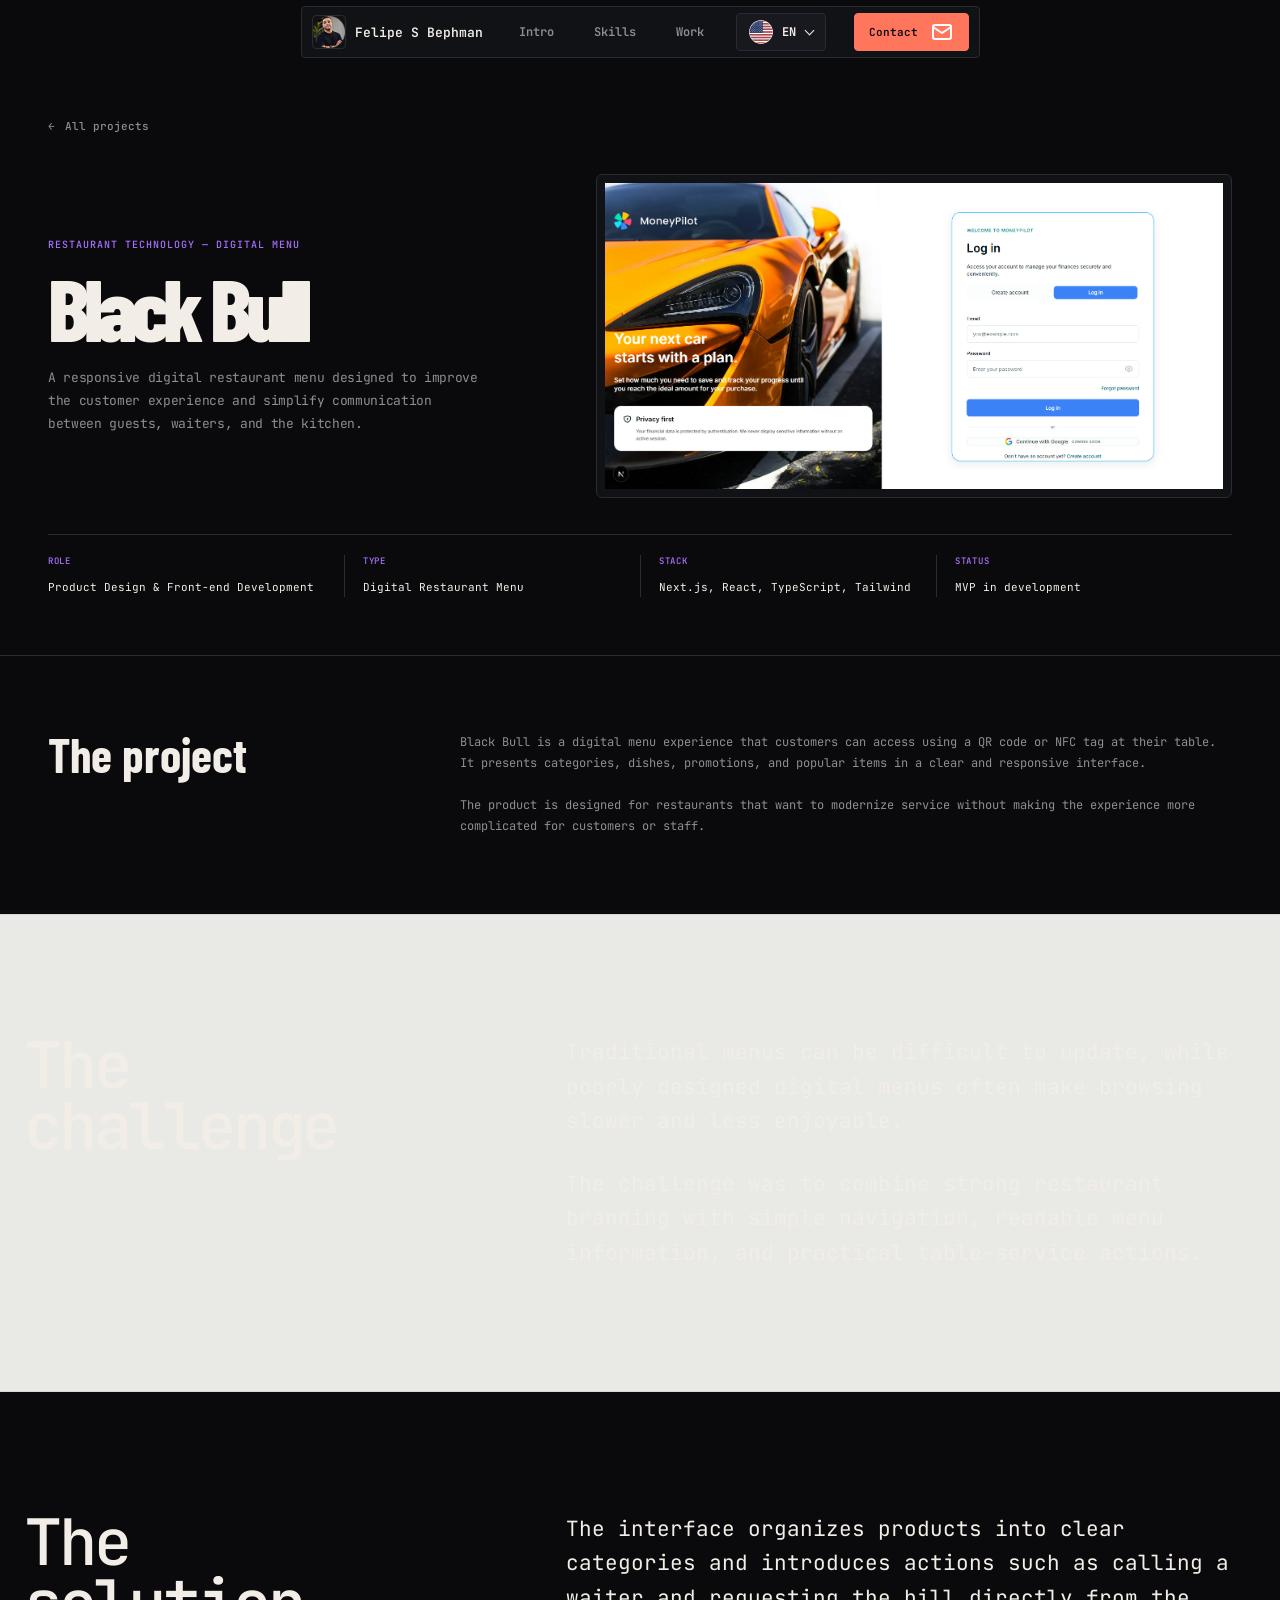
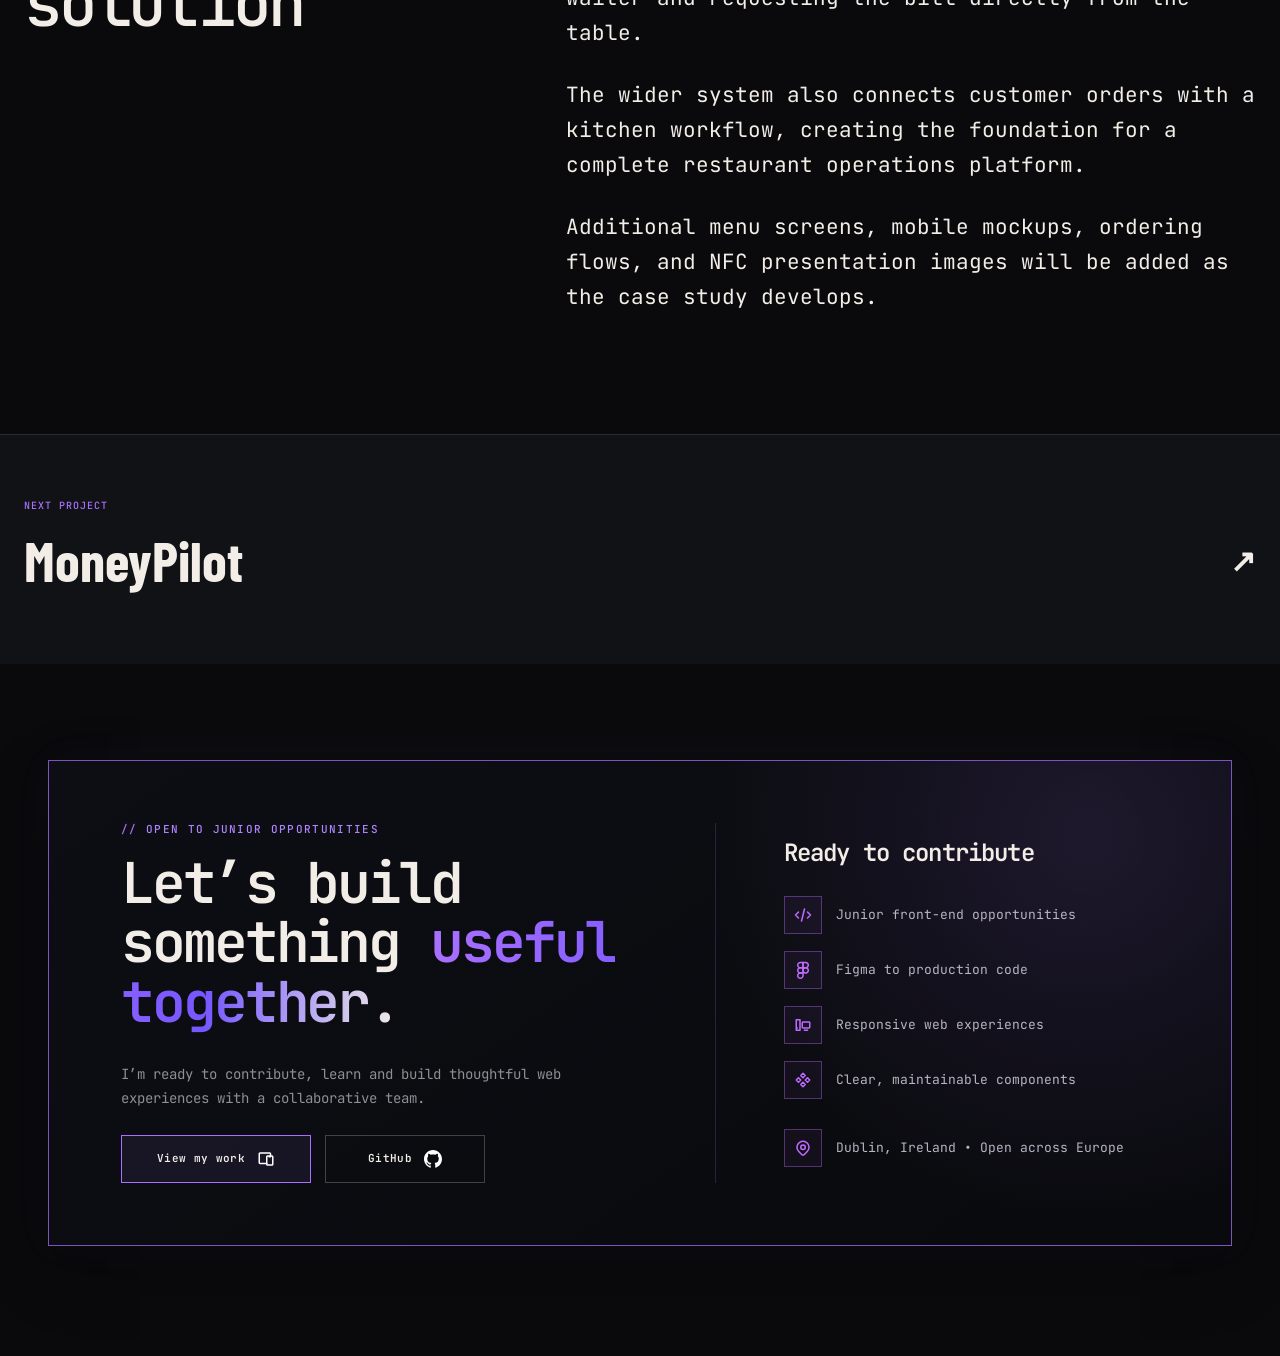
<file: black-bull.html>
<!DOCTYPE html>
<html lang="en">

<head>
    <meta charset="UTF-8">
    <meta name="viewport" content="width=device-width, initial-scale=1.0">
    <title data-i18n="blackBullPage.meta.title">Black Bull Case Study | Felipe S Bephman</title>
    <meta name="description" data-i18n-content="blackBullPage.meta.description" content="A responsive digital restaurant menu designed to improve the customer experience and simplify communication between guests, waiters, and the kitchen.">
    <link rel="preconnect" href="https://fonts.googleapis.com">
    <link rel="preconnect" href="https://fonts.gstatic.com" crossorigin>
    <link href="https://fonts.googleapis.com/css2?family=Barlow+Condensed:wght@700;800&family=JetBrains+Mono:wght@400;500;600&display=swap" rel="stylesheet">
    <link href="https://api.fontshare.com/v2/css?f[]=switzer@400,500,600,700&display=swap" rel="stylesheet">
    <link rel="stylesheet" href="styles.css">
    <link rel="stylesheet" href="black-bull-dev-theme.css">
</head>

<body class="black-bull-terminal">
    <header class="site-header">
        <nav class="navigation" aria-label="Main navigation" data-i18n-aria-label="common.navigation.main">
            <a class="navigation__brand" href="./index.html#home">
                <img src="assets/images/profile-photo.png" alt="Portrait of Felipe S Bephman" data-i18n-alt="common.images.portrait">
                <span>Felipe S Bephman</span>
            </a>
            <button class="navigation__toggle" type="button" aria-label="Open navigation menu" data-i18n-aria-label="common.navigation.open" aria-expanded="false"
                aria-controls="navigation-menu">
                <img src="assets/images/menu-icon.svg" alt="" aria-hidden="true">
            </button>
            <ul class="navigation__menu" id="navigation-menu">
                <li><a href="./index.html#home" data-i18n="nav.intro">Intro</a></li>
                <li><a href="./index.html#skills" data-i18n="nav.skills">Skills</a></li>
                <li><a href="./index.html#work" data-i18n="nav.work">Work</a></li>
                <li class="language-switcher">
                    <button class="language-switcher__trigger" type="button" aria-label="Select language"
                        data-i18n-aria-label="language.select" aria-haspopup="true" aria-expanded="false"
                        aria-controls="language-menu">
                        <img class="language-switcher__flag" data-language-current-flag
                            src="assets/images/flags/flag-en.svg" alt="" aria-hidden="true">

                        <span class="language-switcher__current" data-language-current>
                            EN
                        </span>

                        <span class="language-switcher__chevron" aria-hidden="true"></span>
                    </button>

                    <div class="language-switcher__menu" id="language-menu" role="menu" aria-hidden="true">
                        <button class="language-switcher__option is-active" type="button" data-language="en"
                            role="menuitem" aria-pressed="true">
                            <span class="language-switcher__option-label">
                                <img class="language-switcher__flag" src="assets/images/flags/flag-en.svg" alt=""
                                    aria-hidden="true">

                                <span>English</span>
                            </span>

                            <span class="language-switcher__option-code">
                                EN
                            </span>
                        </button>

                        <button class="language-switcher__option" type="button" data-language="pt-BR" role="menuitem"
                            aria-pressed="false">
                            <span class="language-switcher__option-label">
                                <img class="language-switcher__flag" src="assets/images/flags/flag-pt-br.svg" alt=""
                                    aria-hidden="true">

                                <span>Português</span>
                            </span>

                            <span class="language-switcher__option-code">
                                PT
                            </span>
                        </button>

                        <button class="language-switcher__option" type="button" data-language="es" role="menuitem"
                            aria-pressed="false">
                            <span class="language-switcher__option-label">
                                <img class="language-switcher__flag" src="assets/images/flags/flag-es.svg" alt=""
                                    aria-hidden="true">

                                <span>Español</span>
                            </span>

                            <span class="language-switcher__option-code">
                                ES
                            </span>
                        </button>
                    </div>
                </li>
            </ul>
            <button class="navigation__contact" type="button" data-contact-open aria-controls="contact-modal"
                aria-expanded="false">
                <span class="navigation__contact-default" data-i18n="nav.contact">Contact</span>

                <span class="navigation__contact-hover" data-i18n="nav.contactMe">Contact Me</span>

                <img class="navigation__contact-icon navigation__contact-icon--default"
                    src="assets/images/mail-icon.svg" alt="" aria-hidden="true">

                <img class="navigation__contact-icon navigation__contact-icon--hover"
                    src="assets/images/mail-opened-icon.svg" alt="" aria-hidden="true">

                <img class="navigation__contact-icon navigation__contact-icon--whatsapp"
                    src="assets/images/nav-whatsapp-icon.svg" alt="" aria-hidden="true">
            </button>
        </nav>
    </header>
    <main class="case-study bb-case bb-case--menu">
        <section class="case-study__hero bb-hero" aria-labelledby="case-study-title">
            <div class="case-study__container bb-shell">
                <a class="case-study__back bb-back" href="./projects.html">
                <span aria-hidden="true">←</span>
                <span data-i18n="common.caseStudies.allProjects">All projects</span>
                </a>

                <div class="bb-hero__grid">
                    <div class="bb-hero__content">
                        <p class="case-study__eyebrow bb-hero__eyebrow" data-i18n="blackBullPage.hero.eyebrow">
                            Restaurant technology — Digital menu
                        </p>

                        <h1 class="case-study__title bb-hero__title" id="case-study-title">
                            Black Bull
                        </h1>

                        <p class="case-study__intro bb-hero__intro" data-i18n="blackBullPage.hero.intro">
                            A responsive digital restaurant menu designed to improve
                            the customer experience and simplify communication between
                            guests, waiters, and the kitchen.
                        </p>
                    </div>

                    <figure class="bb-hero__visual" aria-label="Black Bull project preview" data-i18n-aria-label="blackBullPage.images.preview">
                        <img src="assets/images/project-black-bull.png"
                            alt="Black Bull digital restaurant menu interface"
                            data-i18n-alt="blackBullPage.images.interface">
                    </figure>
                </div>

                <dl class="case-study__meta bb-meta">
                    <div>
                        <dt data-i18n="common.caseStudies.role">Role</dt>
                        <dd data-i18n="common.caseStudies.roleValue">Product Design &amp; Front-end Development</dd>
                    </div>

                    <div>
                        <dt data-i18n="common.caseStudies.type">Type</dt>
                        <dd data-i18n="blackBullPage.details.type">Digital Restaurant Menu</dd>
                    </div>

                    <div>
                        <dt data-i18n="common.caseStudies.stack">Stack</dt>
                        <dd>Next.js, React, TypeScript, Tailwind</dd>
                    </div>

                    <div>
                        <dt data-i18n="common.caseStudies.status">Status</dt>
                        <dd data-i18n="common.caseStudies.mvp">MVP in development</dd>
                    </div>
                </dl>
            </div>
        </section>

        <section class="case-study__section bb-section">
            <div class="case-study__container case-study__two-columns bb-shell">
                <h2 data-i18n="common.caseStudies.project">The project</h2>

                <div class="case-study__copy">
                    <p data-i18n="blackBullPage.project.overview">
                        Black Bull is a digital menu experience that customers
                        can access using a QR code or NFC tag at their table.
                        It presents categories, dishes, promotions, and popular
                        items in a clear and responsive interface.
                    </p>

                    <p data-i18n="blackBullPage.project.audience">
                        The product is designed for restaurants that want to
                        modernize service without making the experience more
                        complicated for customers or staff.
                    </p>
                </div>
            </div>
    </section>

    <section class="case-study__section case-study__section--muted">
        <div class="case-study__container case-study__two-columns">
            <h2 data-i18n="common.caseStudies.challenge">The challenge</h2>

            <div class="case-study__copy">
                <p data-i18n="blackBullPage.challenge.menus">
                    Traditional menus can be difficult to update, while
                    poorly designed digital menus often make browsing
                    slower and less enjoyable.
                </p>

                <p data-i18n="blackBullPage.challenge.branding">
                    The challenge was to combine strong restaurant branding
                    with simple navigation, readable menu information, and
                    practical table-service actions.
                </p>
            </div>
        </div>
    </section>

    <section class="case-study__section">
        <div class="case-study__container case-study__two-columns">
            <h2 data-i18n="common.caseStudies.solution">The solution</h2>

            <div class="case-study__copy">
                <p data-i18n="blackBullPage.solution.actions">
                    The interface organizes products into clear categories
                    and introduces actions such as calling a waiter and
                    requesting the bill directly from the table.
                </p>

                <p data-i18n="blackBullPage.solution.integration">
                    The wider system also connects customer orders with a
                    kitchen workflow, creating the foundation for a complete
                    restaurant operations platform.
                </p>

                <p data-i18n="blackBullPage.solution.upcoming">
                    Additional menu screens, mobile mockups, ordering flows,
                    and NFC presentation images will be added as the case
                    study develops.
                </p>
            </div>
        </div>
    </section>

    <nav class="case-study__next" aria-label="Next project" data-i18n-aria-label="common.caseStudies.next">
        <div class="case-study__container">
            <p data-i18n="common.caseStudies.next">Next project</p>

            <a href="./moneypilot.html">
                <span>MoneyPilot</span>
                <span aria-hidden="true">↗</span>
            </a>
        </div>
    </nav>
</main>

<footer class="portfolio-terminal project-contact-footer" data-shared-project-footer="true">
<section class="final-cta" id="contact" aria-labelledby="final-cta-title">
            <div class="final-cta__card">
                <div class="final-cta__content">
                    <div class="final-cta__intro">
                        <div class="final-cta__heading">
                            <p class="final-cta__eyebrow" data-i18n="finalCta.eyebrow">
                                OPEN TO JUNIOR OPPORTUNITIES
                            </p>

                            <h2 class="final-cta__title" id="final-cta-title">
                                <span data-i18n="finalCta.titleOne">Let's build something</span>

                                <span class="final-cta__title-accent" data-i18n="finalCta.titleAccent">
                                    useful together.
                                </span>
                            </h2>
                        </div>

                        <div class="final-cta__action">
                            <p class="final-cta__description" data-i18n="finalCta.description">I'm ready to contribute, learn and build thoughtful web experiences with a collaborative team.</p>

                            <div class="final-cta__buttons">
                                <a class="final-cta__button final-cta__button--work" href="./index.html#work">
                                    <span data-i18n="finalCta.viewWork">
                                        View my work
                                    </span>

                                    <img src="assets/images/cta-devices-icon.svg" alt="" aria-hidden="true">
                                </a>

                                <a class="final-cta__button final-cta__button--github"
                                    href="https://github.com/felipesbelphman-web" target="_blank"
                                    rel="noopener noreferrer">
                                    <span>GitHub</span>

                                    <img src="assets/images/github-icon.svg" alt="" aria-hidden="true">
                                </a>
                            </div>
                        </div>
                    </div>

                    <div class="final-cta__opportunities">
                        <h3 class="final-cta__opportunities-title" data-i18n="finalCta.opportunitiesTitle">
                            Ready to contribute
                        </h3>

                        <ul class="final-cta__opportunities-list">
                            <li>
                                <img src="assets/images/cta-opportunity-icon.svg" alt="" aria-hidden="true">

                                <span data-i18n="finalCta.juniorOpportunity">
                                    Junior front-end opportunities
                                </span>
                            </li>

                            <li>
                                <img src="assets/images/cta-figma-icon.svg" alt="" aria-hidden="true">

                                <span data-i18n="finalCta.figmaCode">
                                    Figma to production code
                                </span>
                            </li>

                            <li>
                                <img src="assets/images/cta-responsive-icon.svg" alt="" aria-hidden="true">

                                <span data-i18n="finalCta.responsive">
                                    Responsive web experiences
                                </span>
                            </li>

                            <li>
                                <img src="assets/images/cta-components-icon.svg" alt="" aria-hidden="true">

                                <span data-i18n="finalCta.components">
                                    Clear, maintainable components
                                </span>
                            </li>
                        </ul>

                        <div class="final-cta__location">
                            <img src="assets/images/cta-location-icon.svg" alt="" aria-hidden="true">

                            <p>
                                <strong data-i18n="finalCta.location">
                                    Dublin, Ireland
                                </strong>

                                <span aria-hidden="true">•</span>

                                <strong data-i18n="finalCta.openEurope">
                                    Open across Europe
                                </strong>
                            </p>
                        </div>
                    </div>
                </div>

                <img class="final-cta__gradient" src="assets/images/cta-gradient.svg" alt="" aria-hidden="true">
            </div>
        </section>
</footer>
    <div class="contact-page contact-modal" id="contact-modal" aria-hidden="true">
        <button class="contact-modal__backdrop" type="button" aria-label="Close contact form" data-i18n-aria-label="contact.close"></button>

        <section class="contact-page__panel" aria-labelledby="contact-page-title">
            <button class="contact-page__close" type="button" aria-label="Close contact form" data-i18n-aria-label="contact.close">
                &times;
            </button>

            <header class="contact-page__header">
                <h2 id="contact-page-title" data-i18n="contact.title">
                    Let’s build something useful.
                </h2>

                <p data-i18n="contact.description">
                    Tell me about your project or contact me directly.
                </p>
            </header>

            <div class="contact-page__profile">
                <div class="contact-page__avatar">
                    <img src="assets/images/about-photo.png" alt="Felipe S Belphman">

                    <span class="contact-page__status" aria-label="Available" data-i18n-aria-label="contact.available"></span>
                </div>

                <div class="contact-page__profile-text">
                    <strong>Felipe S Belphman</strong>

                    <a href="mailto:felipesbelphman@gmail.com">
                        felipesbelphman@gmail.com
                    </a>
                </div>
            </div>

            <form class="contact-form" id="contact-form">
                <div class="contact-form__row">
                    <label class="contact-form__field">
                        <span data-i18n="contact.name">Name</span>

                        <input type="text" name="name" placeholder="Name" data-i18n-placeholder="contact.name" autocomplete="name" required>
                    </label>

                    <label class="contact-form__field">
                        <span data-i18n="footer.email">Email</span>

                        <input type="email" name="email" placeholder="Email" data-i18n-placeholder="footer.email" autocomplete="email" required>
                    </label>
                </div>

                <label class="contact-form__field">
                    <span data-i18n="contact.project">Tell me about your project</span>

                    <textarea name="message" rows="5"
                        placeholder="Share a few details — goals, ideas, timeline, or anything you think is relevant." data-i18n-placeholder="contact.messagePlaceholder"
                        required></textarea>
                </label>

                <label class="contact-form__field">
                    <span data-i18n="contact.help">How can I help?</span>

                    <select name="helpType" required>
                        <option value="" selected disabled data-i18n="contact.options.prompt">
                            Select an option
                        </option>

                        <option value="front-end-development" data-i18n="contact.options.development">
                            Front-end development
                        </option>

                        <option value="figma-to-code" data-i18n="contact.options.figma">
                            Figma to code
                        </option>

                        <option value="responsive-website" data-i18n="contact.options.responsive">
                            Responsive website
                        </option>

                        <option value="job-opportunity" data-i18n="contact.options.job">
                            Junior job opportunity
                        </option>

                        <option value="other" data-i18n="contact.options.other">
                            Other
                        </option>
                    </select>
                </label>

                <button class="contact-form__submit" type="submit">
                    <img src="assets/images/contact-message-icon.svg" alt="" aria-hidden="true">

                    <span data-i18n="contact.send">Send Message</span>
                </button>

                <a class="contact-form__whatsapp"
                    href="https://wa.me/353896028494?text=Hello%20Felipe%2C%20I%20found%20your%20portfolio%20and%20would%20like%20to%20talk."
                    target="_blank" rel="noopener noreferrer" aria-label="Message Felipe on WhatsApp" data-i18n-aria-label="footer.whatsappLabel">
                    <img src="assets/images/contact-whatsapp-icon.svg" alt="" aria-hidden="true">

                    <span data-i18n="contact.whatsapp">Message on WhatsApp</span>
                </a>

                <p class="contact-form__note" data-i18n="contact.reply">
                    I’ll reply as soon as possible.
                </p>
            </form>
        </section>
    </div>
    <script src="i18n.js"></script>
    <script src="script.js"></script>
</body>

</html>
</file>
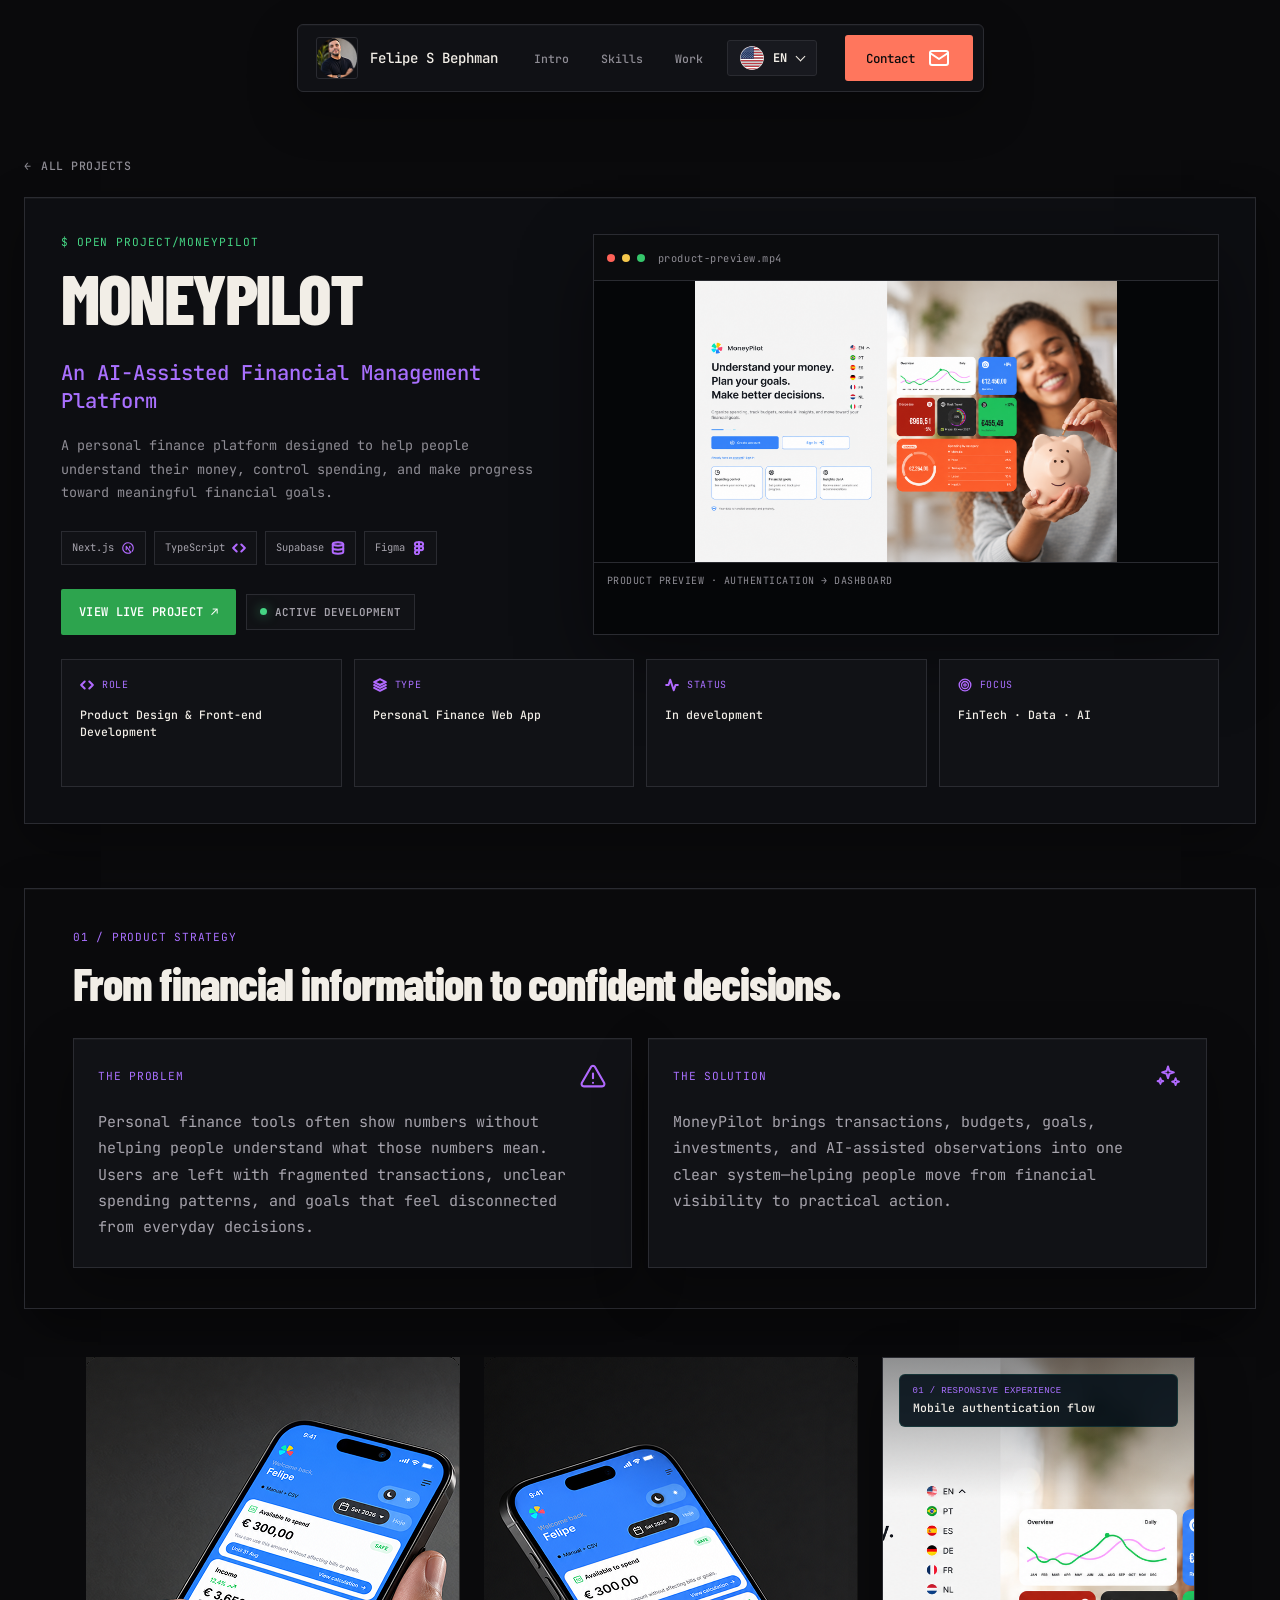
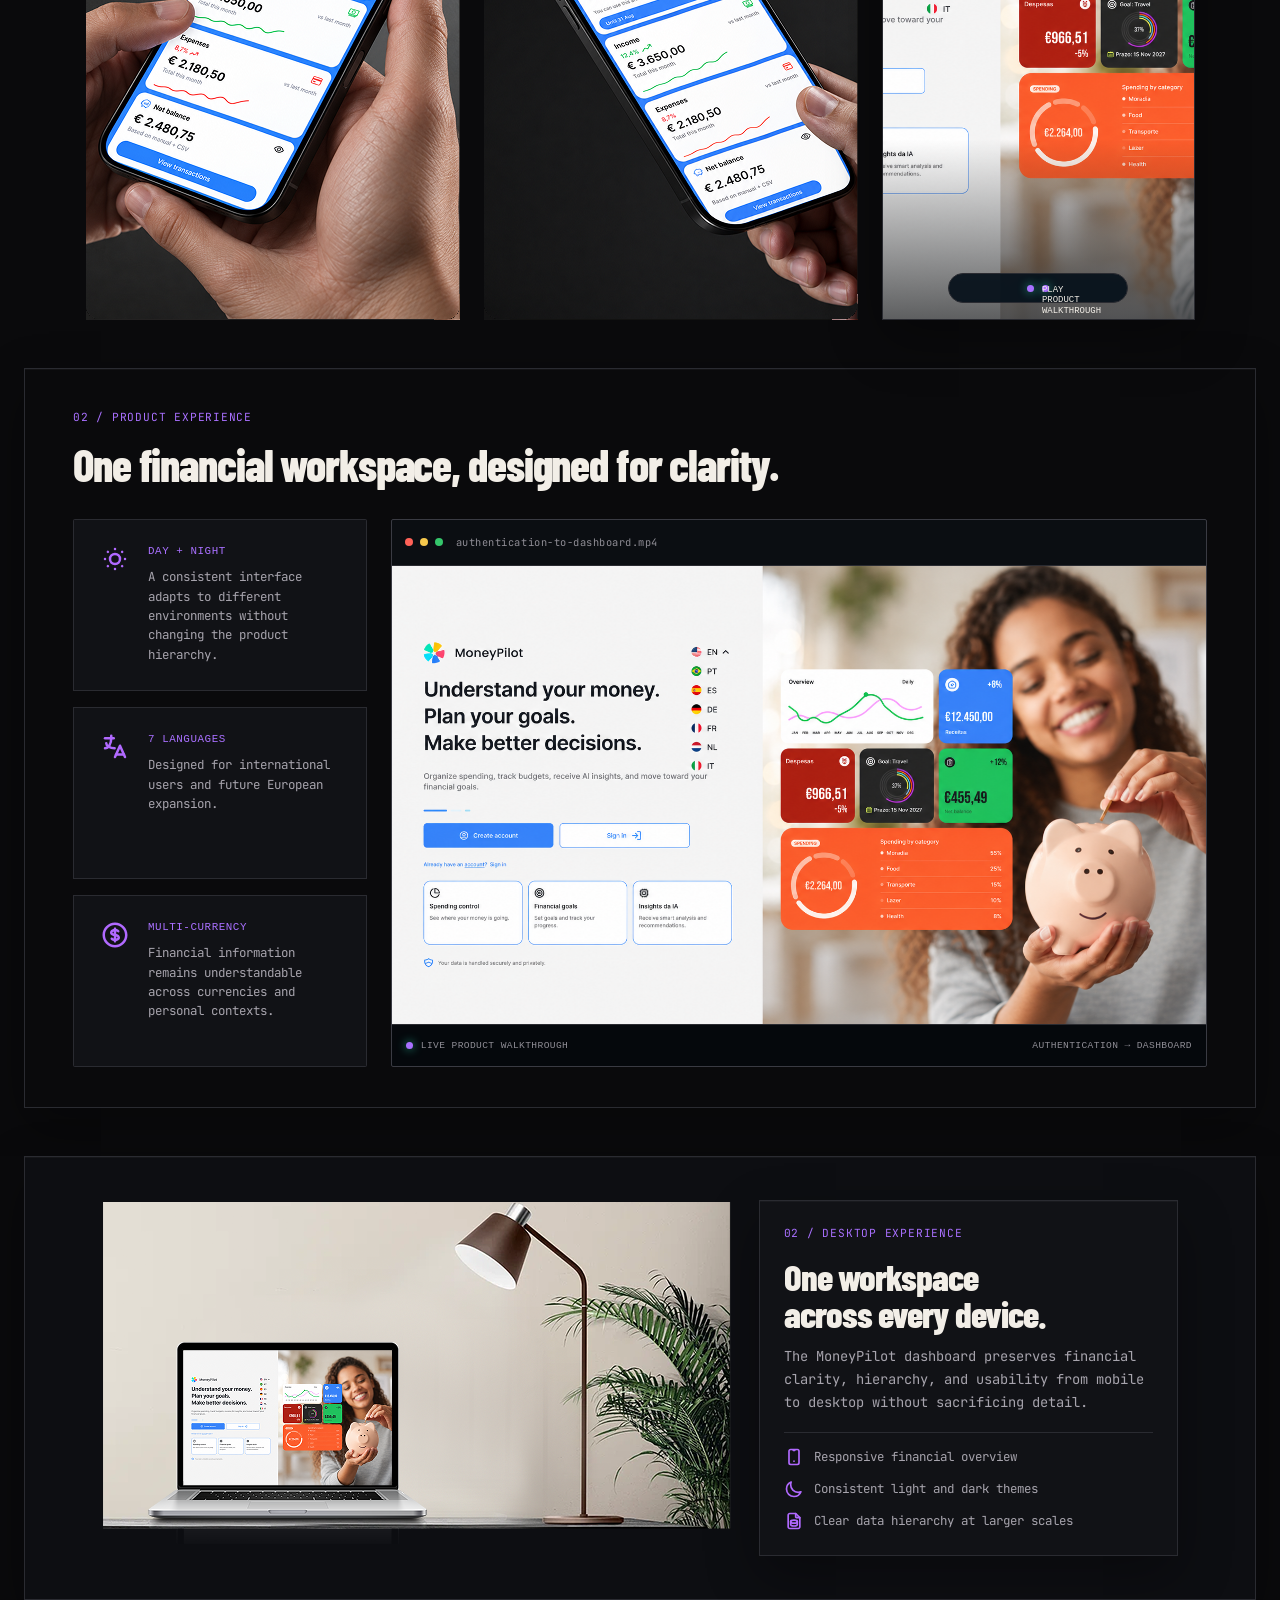
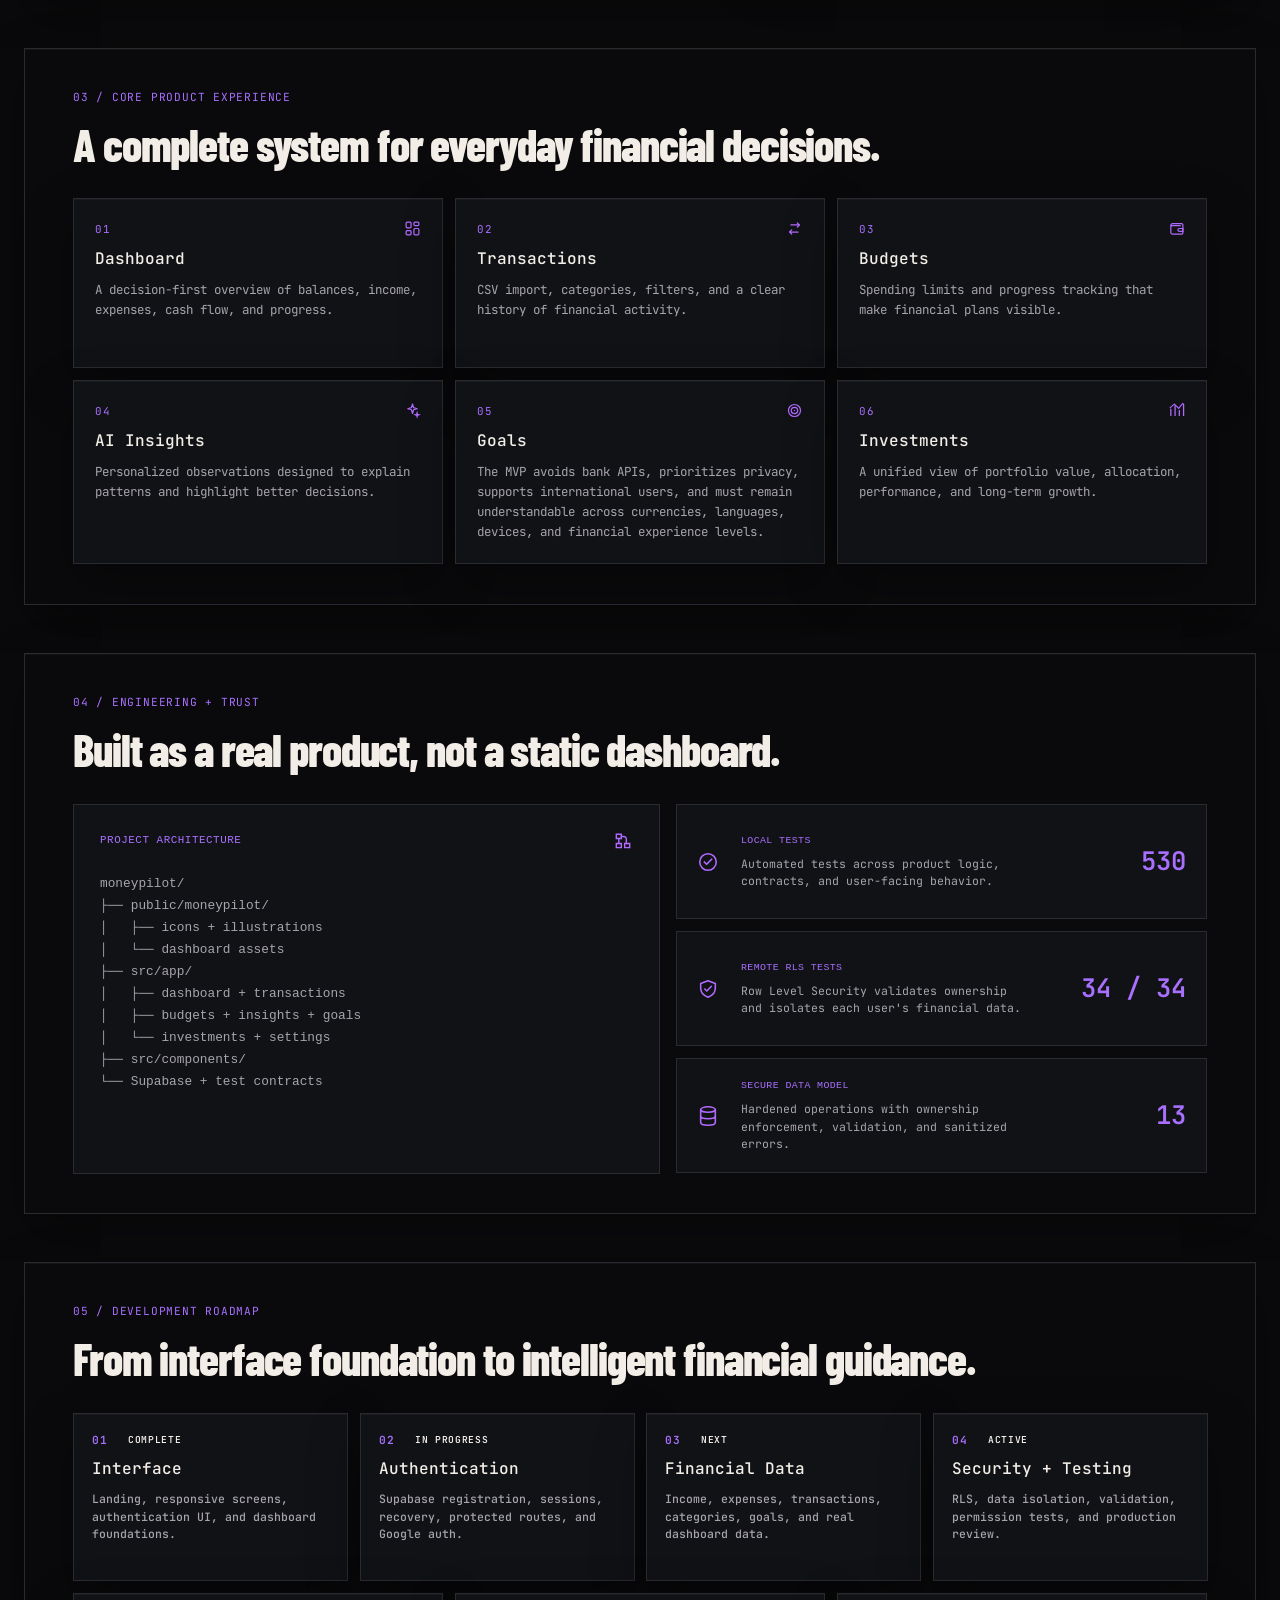
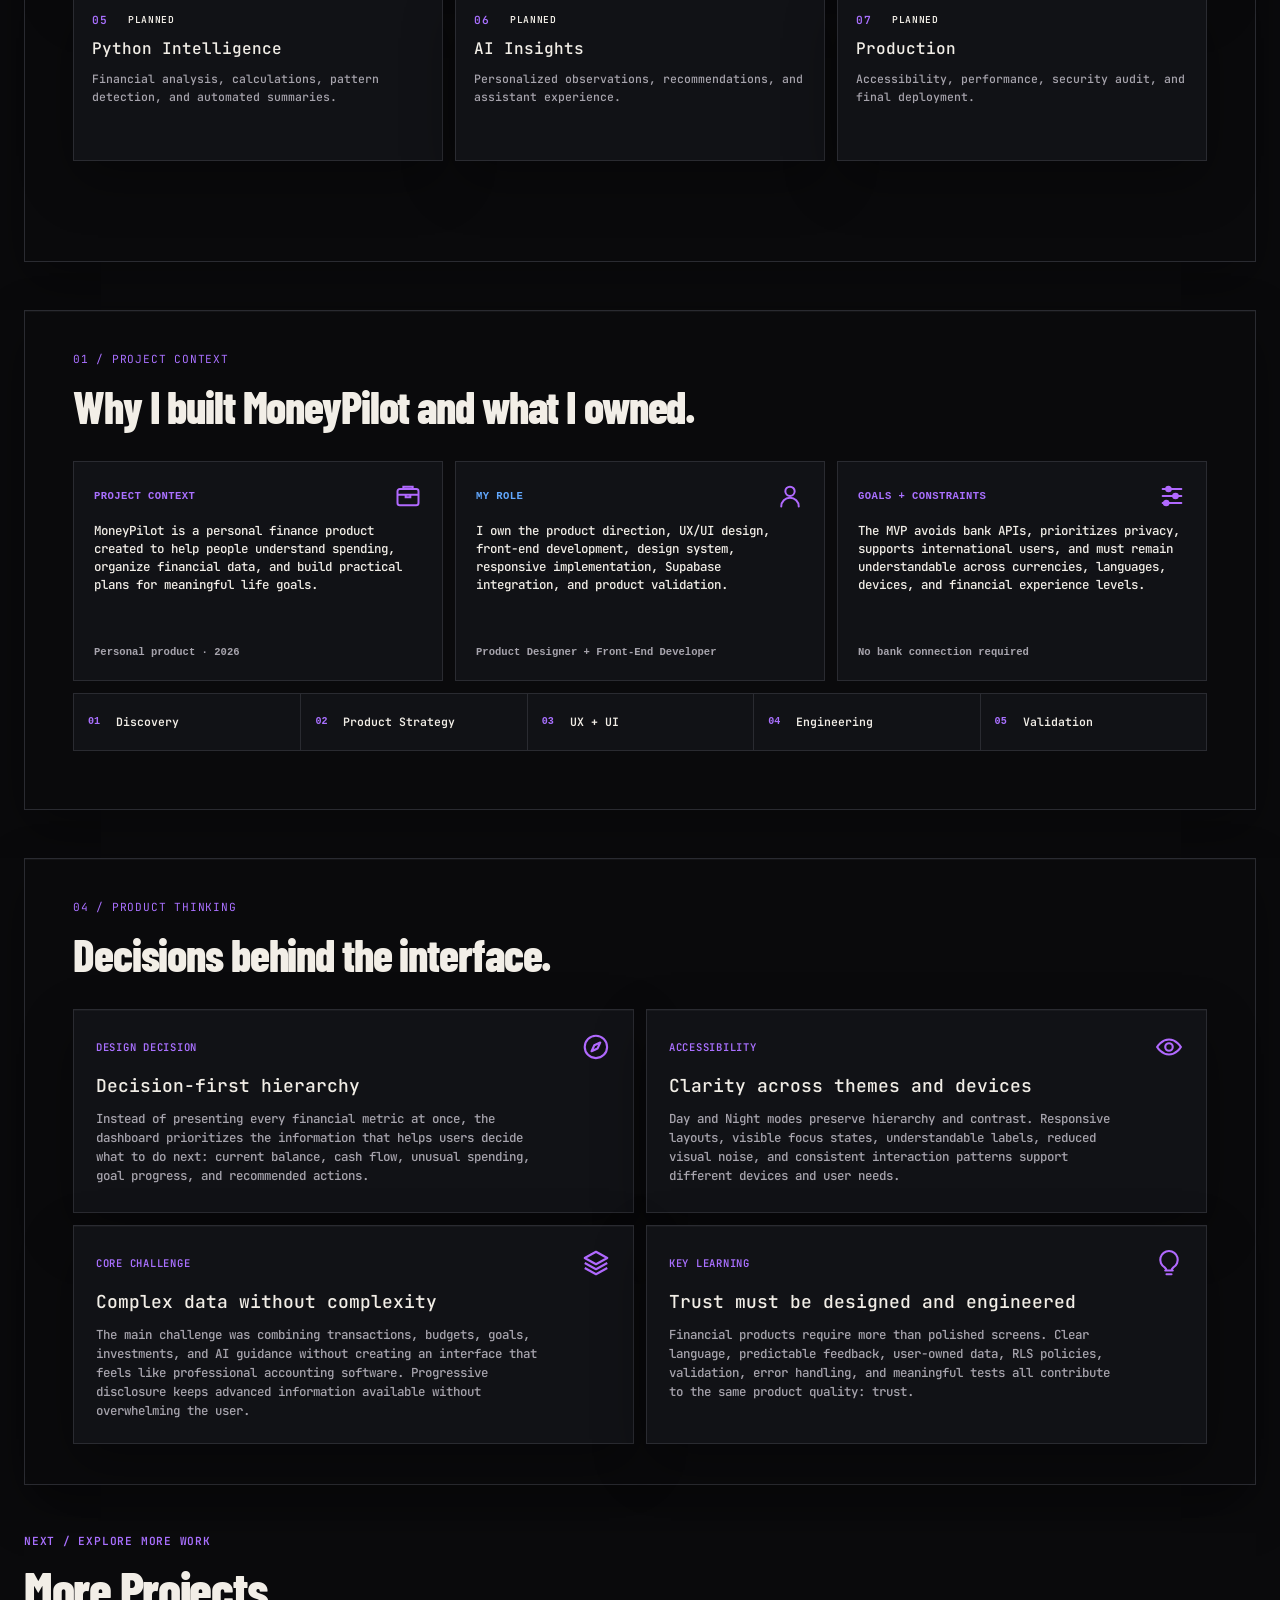
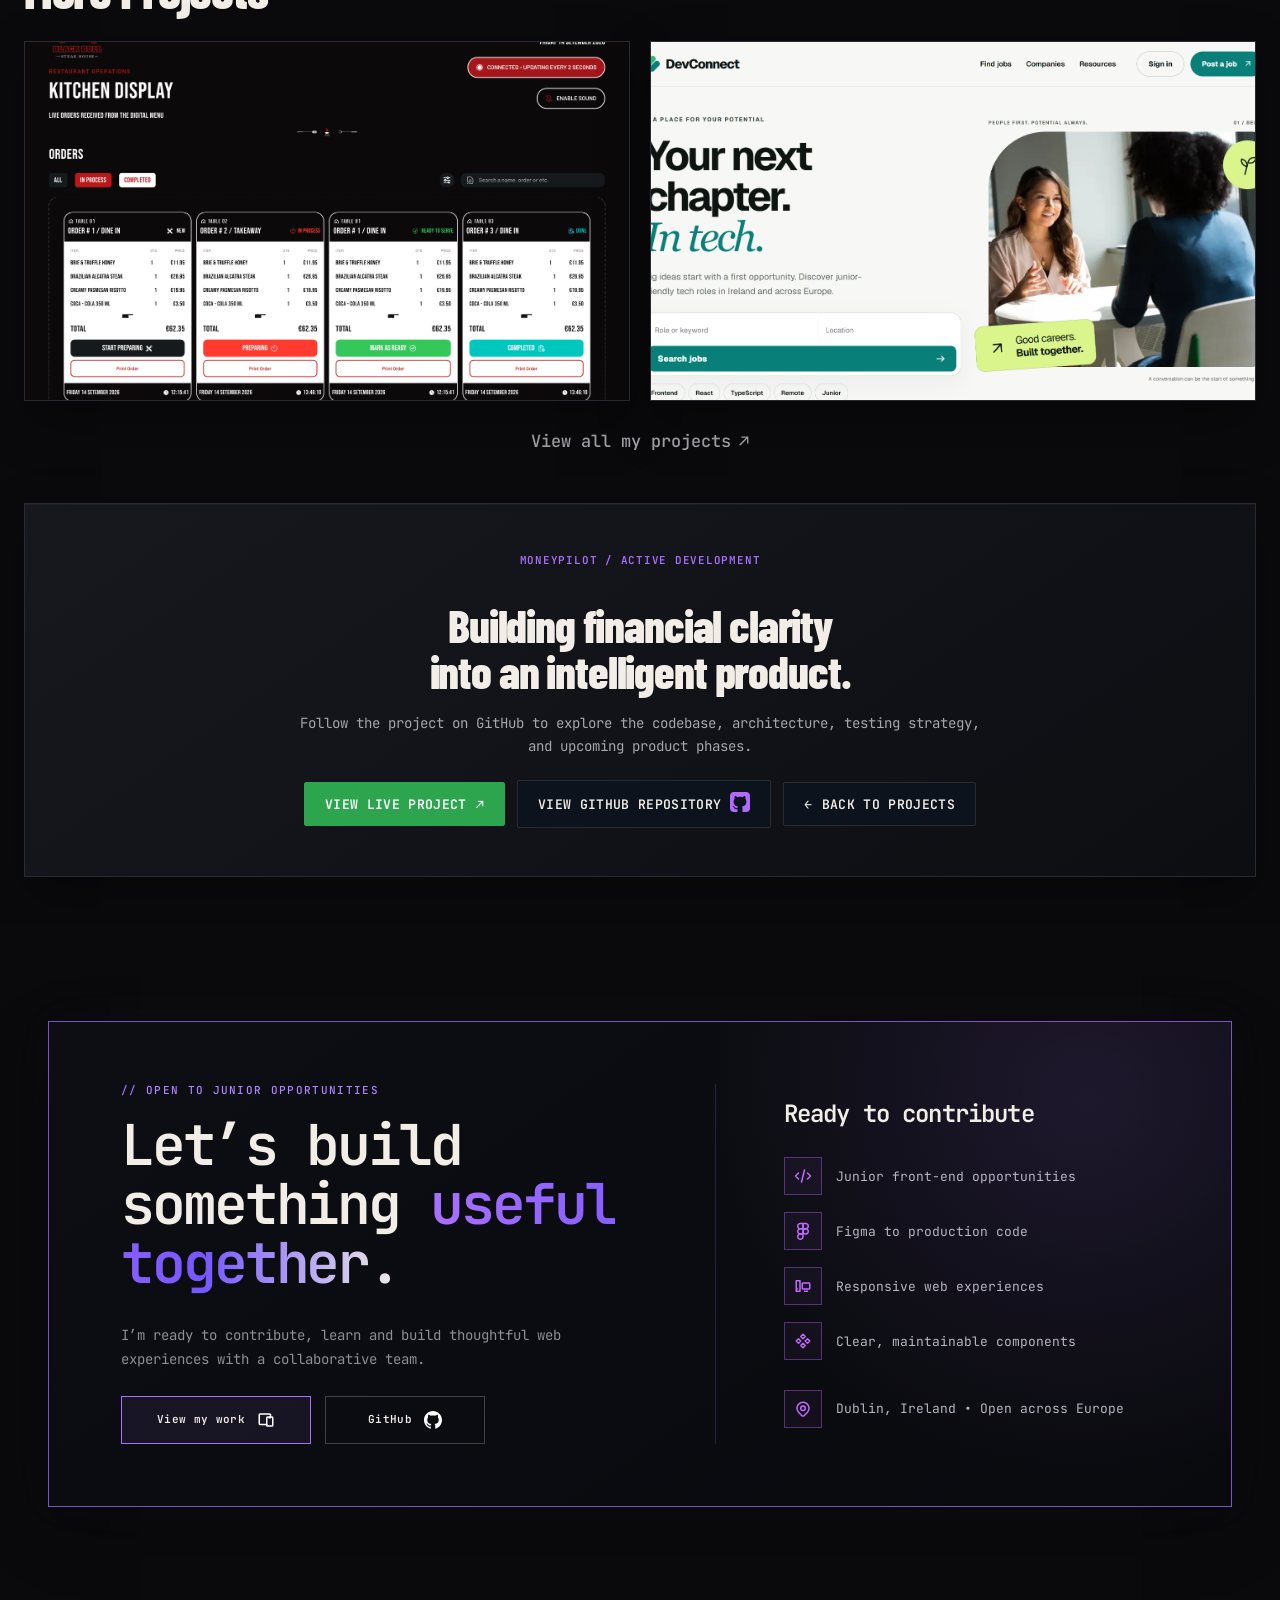
<file: moneypilot.html>
<!DOCTYPE html>
<html lang="en">

<head>
    <meta charset="UTF-8">
    <meta name="viewport" content="width=device-width, initial-scale=1.0">
    <title data-i18n="moneyPilotPage.meta.title">MoneyPilot Case Study | Felipe S Bephman</title>
    <meta name="description" data-i18n-content="moneyPilotPage.meta.description" content="A personal finance platform designed to help people understand their money, control spending, and make progress toward meaningful financial goals.">
    <link rel="preconnect" href="https://fonts.googleapis.com">
    <link rel="preconnect" href="https://fonts.gstatic.com" crossorigin>
    <link
        href="https://fonts.googleapis.com/css2?family=Barlow+Condensed:wght@800&amp;family=JetBrains+Mono:wght@400;500&amp;display=swap"
        rel="stylesheet">
    <link href="https://api.fontshare.com/v2/css?f[]=switzer@400,500,600,700&display=swap" rel="stylesheet">
    <link rel="stylesheet" href="styles.css">
    <link rel="stylesheet" href="moneypilot-dev-theme.css">
</head>

<body>
    <header class="site-header">
        <nav class="navigation" aria-label="Main navigation" data-i18n-aria-label="common.navigation.main">
            <a class="navigation__brand" href="./index.html#home">
                <img src="assets/images/profile-photo.png" alt="Portrait of Felipe S Bephman" data-i18n-alt="common.images.portrait">
                <span>Felipe S Bephman</span>
            </a>
            <button class="navigation__toggle" type="button" aria-label="Open navigation menu" data-i18n-aria-label="common.navigation.open" aria-expanded="false"
                aria-controls="navigation-menu">
                <img src="assets/images/menu-icon.svg" alt="" aria-hidden="true">
            </button>
            <ul class="navigation__menu" id="navigation-menu">
                                <li>
                    <a href="./index.html#home" data-i18n="nav.intro">Intro</a>
                </li>

                <li>
                    <a href="./index.html#skills" data-i18n="nav.skills">Skills</a>
                </li>

                <li>
                    <a href="./index.html#work" data-i18n="nav.work">Work</a>
                </li>

                <li class="language-switcher">
                    <button class="language-switcher__trigger" type="button" aria-label="Select language"
                        data-i18n-aria-label="language.select" aria-haspopup="true" aria-expanded="false"
                        aria-controls="language-menu">
                        <img class="language-switcher__flag" data-language-current-flag
                            src="assets/images/flags/flag-en.svg" alt="" aria-hidden="true">

                        <span class="language-switcher__current" data-language-current>
                            EN
                        </span>

                        <span class="language-switcher__chevron" aria-hidden="true"></span>
                    </button>

                    <div class="language-switcher__menu" id="language-menu" role="menu" aria-hidden="true">
                        <button class="language-switcher__option is-active" type="button" data-language="en"
                            role="menuitem" aria-pressed="true">
                            <span class="language-switcher__option-label">
                                <img class="language-switcher__flag" src="assets/images/flags/flag-en.svg" alt=""
                                    aria-hidden="true">

                                <span>English</span>
                            </span>

                            <span class="language-switcher__option-code">
                                EN
                            </span>
                        </button>

                        <button class="language-switcher__option" type="button" data-language="pt-BR" role="menuitem"
                            aria-pressed="false">
                            <span class="language-switcher__option-label">
                                <img class="language-switcher__flag" src="assets/images/flags/flag-pt-br.svg" alt=""
                                    aria-hidden="true">

                                <span>Português</span>
                            </span>

                            <span class="language-switcher__option-code">
                                PT
                            </span>
                        </button>

                        <button class="language-switcher__option" type="button" data-language="es" role="menuitem"
                            aria-pressed="false">
                            <span class="language-switcher__option-label">
                                <img class="language-switcher__flag" src="assets/images/flags/flag-es.svg" alt=""
                                    aria-hidden="true">

                                <span>Español</span>
                            </span>

                            <span class="language-switcher__option-code">
                                ES
                            </span>
                        </button>
                    </div>
                </li>
            </ul>
            <button class="navigation__contact" type="button" data-contact-open aria-controls="contact-modal"
                aria-expanded="false">
                <span class="navigation__contact-default" data-i18n="nav.contact">Contact</span>

                <span class="navigation__contact-hover" data-i18n="nav.contactMe">Contact Me</span>

                <img class="navigation__contact-icon navigation__contact-icon--default"
                    src="assets/images/mail-icon.svg" alt="" aria-hidden="true">

                <img class="navigation__contact-icon navigation__contact-icon--hover"
                    src="assets/images/mail-opened-icon.svg" alt="" aria-hidden="true">

                <img class="navigation__contact-icon navigation__contact-icon--whatsapp"
                    src="assets/images/nav-whatsapp-icon.svg" alt="" aria-hidden="true">
            </button>
        </nav>
    </header>
    <main class="case-study mp-case">
        <section class="mp-hero" aria-labelledby="case-study-title">
            <div class="mp-shell">
                <a class="mp-back" href="./projects.html">
                    <span aria-hidden="true">←</span>
                    <span data-i18n="common.caseStudies.allProjects">All projects</span>
                </a>

                <div class="mp-panel mp-hero__panel">
                    <div class="mp-hero__grid">
                        <div class="mp-hero__content">
                            <p class="mp-terminal-label">$ open project/moneypilot</p>

                            <h1 class="mp-hero__title" id="case-study-title">
                                MoneyPilot
                            </h1>

                            <p class="mp-hero__subtitle" data-i18n="moneyPilotPage.content.heroSubtitle">
                                An AI-Assisted Financial Management Platform
                            </p>

                            <p class="mp-hero__summary" data-i18n="moneyPilotPage.hero.intro">
                                A personal finance platform designed to help people
                                understand their money, control spending, and make
                                progress toward meaningful financial goals.
                            </p>

                            <ul class="mp-tech-list" aria-label="Technologies used" data-i18n-aria-label="moneyPilotPage.content.technologiesUsed">
                                <li>Next.js<img src="assets/icons/Next.js Icon.svg" alt="" aria-hidden="true"></li>
                                <li>TypeScript<img src="assets/icons/TypeScript Icon.svg" alt="" aria-hidden="true"></li>
                                <li>Supabase<img src="assets/icons/Supabase Icon.svg" alt="" aria-hidden="true"></li>
                                <li>Figma<img src="assets/icons/Figma Icon.svg" alt="" aria-hidden="true"></li>
                            </ul>

                            <div class="mp-hero__actions">
                                <a
                                    class="mp-button mp-button--primary"
                                    href="https://moneypilot-beige.vercel.app/"
                                    target="_blank"
                                    rel="noopener noreferrer"
                                >
                                    <span data-i18n="moneyPilotPage.content.viewLive">View live project</span>
                                    <span aria-hidden="true">&#8599;</span>
                                </a>

                                <span class="mp-status">
                                    <span class="mp-status__dot" aria-hidden="true"></span>
                                    <span data-i18n="moneyPilotPage.content.activeDevelopment">Active development</span>
                                </span>
                            </div>
                        </div>

                        <div class="mp-preview">
                            <div class="mp-preview__bar" aria-hidden="true">
                                <span></span>
                                <span></span>
                                <span></span>
                                <p data-i18n="moneyPilotPage.content.previewFile">product-preview.mp4</p>
                            </div>

                            <video
                                class="mp-preview__media"
                                autoplay
                                muted
                                loop
                                playsinline
                                poster="assets/images/project-moneypilot.png"
                                aria-label="MoneyPilot authentication and dashboard demonstration"
                                data-i18n-aria-label="moneyPilotPage.content.heroVideo"
                            >
                                <source
                                    src="assets/videos/moneypilot-auth-navigation-slow-loop-1920x864.mp4"
                                    type="video/mp4"
                                >
                            </video>

                            <p class="mp-preview__caption" data-i18n="moneyPilotPage.content.previewCaption">
                                PRODUCT PREVIEW · AUTHENTICATION → DASHBOARD
                            </p>
                        </div>
                    </div>

                    <dl class="mp-metrics">
                        <div class="mp-metric">
                            <dt><img src="assets/icons/Role Icon.svg" alt="" aria-hidden="true"><span data-i18n="moneyPilotPage.content.role">ROLE</span></dt>
                            <dd data-i18n="common.caseStudies.roleValue">
                                Product Design &amp;<br>Front-end Development
                            </dd>
                        </div>

                        <div class="mp-metric">
                            <dt><img src="assets/icons/Project Type Icon.svg" alt="" aria-hidden="true"><span data-i18n="moneyPilotPage.content.type">TYPE</span></dt>
                            <dd data-i18n="moneyPilotPage.details.type">
                                Personal Finance Web App
                            </dd>
                        </div>

                        <div class="mp-metric">
                            <dt><img src="assets/icons/Status Icon.svg" alt="" aria-hidden="true"><span data-i18n="moneyPilotPage.content.status">STATUS</span></dt>
                            <dd data-i18n="moneyPilotPage.details.status">
                                In development
                            </dd>
                        </div>

                        <div class="mp-metric">
                            <dt><img src="assets/icons/Focus Icon.svg" alt="" aria-hidden="true"><span data-i18n="moneyPilotPage.content.focus">FOCUS</span></dt>
                            <dd data-i18n="moneyPilotPage.content.focusValue">FinTech · Data · AI</dd>
                        </div>
                    </dl>
                </div>
            </div>
        </section>

                <section class="mp-section mp-strategy" aria-labelledby="mp-strategy-title">
            <div class="mp-shell">
                <div class="mp-panel mp-section__panel">
                    <header class="mp-section__header">
                        <p class="mp-section__eyebrow" data-i18n="moneyPilotPage.content.strategyEyebrow">01 / PRODUCT STRATEGY</p>

                        <h2 class="mp-section__title" id="mp-strategy-title" data-i18n="moneyPilotPage.content.strategyTitle">
                            From financial information to confident decisions.
                        </h2>
                    </header>

                    <div class="mp-strategy__grid">
                        <article class="mp-content-card">
                            <div class="mp-content-card__header">
                                <p data-i18n="moneyPilotPage.content.problemLabel">THE PROBLEM</p>
                                <img class="mp-card-icon" src="assets/icons/Problem.svg" alt="" aria-hidden="true">
                            </div>

                            <p class="mp-content-card__body" data-i18n="moneyPilotPage.content.problemText">
                                Personal finance tools often show numbers without
                                helping people understand what those numbers mean.
                                Users are left with fragmented transactions, unclear
                                spending patterns, and goals that feel disconnected
                                from everyday decisions.
                            </p>
                        </article>

                        <article class="mp-content-card mp-content-card--accent">
                            <div class="mp-content-card__header">
                                <p data-i18n="moneyPilotPage.content.solutionLabel">THE SOLUTION</p>
                                <img class="mp-card-icon" src="assets/icons/Solution.svg" alt="" aria-hidden="true">
                            </div>

                            <p class="mp-content-card__body" data-i18n="moneyPilotPage.content.solutionText">
                                MoneyPilot brings transactions, budgets, goals,
                                investments, and AI-assisted observations into one
                                clear system—helping people move from financial
                                visibility to practical action.
                            </p>
                        </article>
                    </div>
                </div>
            </div>
        </section>

        <section class="mp-mobile-showcase" aria-label="MoneyPilot mobile experience" data-i18n-aria-label="moneyPilotPage.content.mobileRegion">
            <div class="mp-shell">
                <div class="mp-mobile-showcase__grid">
                    <figure class="mp-mobile-showcase__image">
                        <img
                            src="assets/images/Mockup Mobile 1.png"
                            alt="MoneyPilot dashboard displayed on a smartphone"
                            data-i18n-alt="moneyPilotPage.content.mobileOneAlt"
                        >
                    </figure>

                    <figure class="mp-mobile-showcase__image">
                        <img
                            src="assets/images/Mockup Mobile 2.png"
                            alt="MoneyPilot financial dashboard on a mobile device"
                            data-i18n-alt="moneyPilotPage.content.mobileTwoAlt"
                        >
                    </figure>

                    <div class="mp-mobile-showcase__demo">
                        <div class="mp-mobile-showcase__label">
                            <span data-i18n="moneyPilotPage.content.mobileEyebrow">01 / RESPONSIVE EXPERIENCE</span>
                            <strong data-i18n="moneyPilotPage.content.mobileTitle">Mobile authentication flow</strong>
                        </div>

                        <video
                            autoplay
                            muted
                            loop
                            playsinline
                            poster="assets/images/project-moneypilot.png"
                            aria-label="MoneyPilot mobile authentication walkthrough"
                            data-i18n-aria-label="moneyPilotPage.content.mobileVideo"
                        >
                            <source
                                src="assets/videos/moneypilot-mobile-experience.mp4"
                                type="video/mp4"
                            >
                        </video>

                        <div class="mp-mobile-showcase__playback">
                            <span aria-hidden="true"></span>
                            <span data-i18n="moneyPilotPage.content.mobilePlayback">PLAY PRODUCT WALKTHROUGH</span>
                        </div>
                    </div>
                </div>
            </div>
        </section>
        <section class="mp-section mp-experience" aria-labelledby="mp-experience-title">
            <div class="mp-shell">
                <div class="mp-panel mp-section__panel">
                    <header class="mp-section__header">
                        <p class="mp-section__eyebrow" data-i18n="moneyPilotPage.content.experienceEyebrow">02 / PRODUCT EXPERIENCE</p>

                        <h2 class="mp-section__title" id="mp-experience-title" data-i18n="moneyPilotPage.content.experienceTitle">
                            One financial workspace, designed for clarity.
                        </h2>
                    </header>

                    <div class="mp-experience__grid">
                        <div class="mp-experience__features">
                            <article class="mp-experience__feature">
                                <span class="mp-experience__icon"><img src="assets/icons/sun-low.svg" alt="" aria-hidden="true"></span>

                                <div>
                                    <h3 data-i18n="moneyPilotPage.content.dayTitle">DAY + NIGHT</h3>
                                    <p data-i18n="moneyPilotPage.content.dayText">
                                        A consistent interface adapts to different
                                        environments without changing the product hierarchy.
                                    </p>
                                </div>
                            </article>

                            <article class="mp-experience__feature">
                                <span class="mp-experience__icon"><img src="assets/icons/language.svg" alt="" aria-hidden="true"></span>

                                <div>
                                    <h3 data-i18n="moneyPilotPage.content.languagesTitle">7 LANGUAGES</h3>
                                    <p data-i18n="moneyPilotPage.content.languagesText">
                                        Designed for international users and future
                                        European expansion.
                                    </p>
                                </div>
                            </article>

                            <article class="mp-experience__feature">
                                <span class="mp-experience__icon"><img src="assets/icons/currency-dollar.svg" alt="" aria-hidden="true"></span>

                                <div>
                                    <h3 data-i18n="moneyPilotPage.content.currencyTitle">MULTI-CURRENCY</h3>
                                    <p data-i18n="moneyPilotPage.content.currencyText">
                                        Financial information remains understandable
                                        across currencies and personal contexts.
                                    </p>
                                </div>
                            </article>
                        </div>

                        <div class="mp-experience__demo">
                            <div class="mp-preview__bar" aria-hidden="true">
                                <span></span>
                                <span></span>
                                <span></span>
                                <p data-i18n="moneyPilotPage.content.experienceFile">authentication-to-dashboard.mp4</p>
                            </div>

                            <video
                                class="mp-experience__video"
                                autoplay
                                muted
                                loop
                                playsinline
                                poster="assets/images/project-moneypilot.png"
                                aria-label="MoneyPilot responsive product experience"
                                data-i18n-aria-label="moneyPilotPage.content.experienceVideo"
                            >
                                <source
                                    src="assets/videos/moneypilot-desktop-experience.mp4"
                                    type="video/mp4"
                                >
                            </video>

                            <div class="mp-experience__demo-footer">
                                <span>
                                    <i aria-hidden="true"></i>
                                    <span data-i18n="moneyPilotPage.content.liveWalkthrough">LIVE PRODUCT WALKTHROUGH</span>
                                </span>

                                <span data-i18n="moneyPilotPage.content.authDashboard">AUTHENTICATION → DASHBOARD</span>
                            </div>
                        </div>
                    </div>
                </div>
            </div>
        </section>
        <section class="mp-section mp-desktop-experience" aria-labelledby="mp-desktop-title">
            <div class="mp-shell">
                <div class="mp-panel mp-desktop-experience__panel">
                    <div class="mp-desktop-experience__visual">
                        <img
                            src="assets/images/Desktop Mockup Visual.png"
                            alt="MoneyPilot dashboard presented on a desktop computer"
                            data-i18n-alt="moneyPilotPage.content.desktopAlt"
                        >
                    </div>

                    <div class="mp-desktop-experience__content">
                        <p class="mp-section__eyebrow" data-i18n="moneyPilotPage.content.desktopEyebrow">
                            02 / DESKTOP EXPERIENCE
                        </p>

                        <h2 id="mp-desktop-title" data-i18n="moneyPilotPage.content.desktopTitle">
                            One workspace across every device.
                        </h2>

                        <p class="mp-desktop-experience__body" data-i18n="moneyPilotPage.content.desktopBody">
                            The MoneyPilot dashboard preserves financial clarity,
                            hierarchy, and usability from mobile to desktop without
                            sacrificing detail.
                        </p>

                        <div class="mp-desktop-experience__divider"></div>

                        <ul class="mp-desktop-experience__highlights">
                            <li>
                                <img
                                    src="assets/icons/device-mobile.svg"
                                    alt=""
                                    aria-hidden="true"
                                >
                                <span data-i18n="moneyPilotPage.content.responsiveOverview">Responsive financial overview</span>
                            </li>

                            <li>
                                <img
                                    src="assets/icons/moon.svg"
                                    alt=""
                                    aria-hidden="true"
                                >
                                <span data-i18n="moneyPilotPage.content.darkThemes">Consistent light and dark themes</span>
                            </li>

                            <li>
                                <img
                                    src="assets/icons/file-database.svg"
                                    alt=""
                                    aria-hidden="true"
                                >
                                <span data-i18n="moneyPilotPage.content.dataHierarchy">Clear data hierarchy at larger scales</span>
                            </li>
                        </ul>
                    </div>
                </div>
            </div>
        </section>
        <section class="mp-section mp-features" aria-labelledby="mp-features-title">
            <div class="mp-shell">
                <div class="mp-panel mp-section__panel">
                    <header class="mp-section__header">
                        <p class="mp-section__eyebrow" data-i18n="moneyPilotPage.content.featuresEyebrow">03 / CORE PRODUCT EXPERIENCE</p>

                        <h2 class="mp-section__title" id="mp-features-title" data-i18n="moneyPilotPage.content.featuresTitle">
                            A complete system for everyday financial decisions.
                        </h2>
                    </header>

                    <div class="mp-feature-grid">
                        <article class="mp-feature-card">
                            <div class="mp-feature-card__top">
                                <span>01</span>
                                <span><img src="assets/icons/Dashboard.svg" alt="" aria-hidden="true"></span>
                            </div>

                            <h3 data-i18n="moneyPilotPage.content.dashboardTitle">Dashboard</h3>

                            <p data-i18n="moneyPilotPage.content.dashboardText">
                                A decision-first overview of balances, income,
                                expenses, cash flow, and progress.
                            </p>
                        </article>

                        <article class="mp-feature-card">
                            <div class="mp-feature-card__top">
                                <span>02</span>
                                <span><img src="assets/icons/Transactions.svg" alt="" aria-hidden="true"></span>
                            </div>

                            <h3 data-i18n="moneyPilotPage.content.transactionsTitle">Transactions</h3>

                            <p data-i18n="moneyPilotPage.content.transactionsText">
                                CSV import, categories, filters, and a clear
                                history of financial activity.
                            </p>
                        </article>

                        <article class="mp-feature-card">
                            <div class="mp-feature-card__top">
                                <span>03</span>
                                <span><img src="assets/icons/Budgets.svg" alt="" aria-hidden="true"></span>
                            </div>

                            <h3 data-i18n="moneyPilotPage.content.budgetsTitle">Budgets</h3>

                            <p data-i18n="moneyPilotPage.content.budgetsText">
                                Spending limits and progress tracking that make
                                financial plans visible.
                            </p>
                        </article>

                        <article class="mp-feature-card">
                            <div class="mp-feature-card__top">
                                <span>04</span>
                                <span><img src="assets/icons/AI Insights.svg" alt="" aria-hidden="true"></span>
                            </div>

                            <h3 data-i18n="moneyPilotPage.content.insightsTitle">AI Insights</h3>

                            <p data-i18n="moneyPilotPage.content.insightsText">
                                Personalized observations designed to explain
                                patterns and highlight better decisions.
                            </p>
                        </article>

                        <article class="mp-feature-card">
                            <div class="mp-feature-card__top">
                                <span>05</span>
                                <span><img src="assets/icons/Goals.svg" alt="" aria-hidden="true"></span>
                            </div>

                            <h3 data-i18n="moneyPilotPage.content.goalsTitle">Goals</h3>

                            <p data-i18n="moneyPilotPage.content.goalsText">
                                Practical progress tracking for homes, travel,
                                education, family, and other milestones.
                            </p>
                        </article>

                        <article class="mp-feature-card">
                            <div class="mp-feature-card__top">
                                <span>06</span>
                                <span><img src="assets/icons/Investments.svg" alt="" aria-hidden="true"></span>
                            </div>

                            <h3 data-i18n="moneyPilotPage.content.investmentsTitle">Investments</h3>

                            <p data-i18n="moneyPilotPage.content.investmentsText">
                                A unified view of portfolio value, allocation,
                                performance, and long-term growth.
                            </p>
                        </article>
                    </div>
                </div>
            </div>
        </section>
        <section class="mp-section mp-architecture" aria-labelledby="mp-architecture-title">
            <div class="mp-shell">
                <div class="mp-panel mp-section__panel">
                    <header class="mp-section__header">
                        <p class="mp-section__eyebrow" data-i18n="moneyPilotPage.content.architectureEyebrow">
                            04 / ENGINEERING + TRUST
                        </p>

                        <h2 class="mp-section__title" id="mp-architecture-title" data-i18n="moneyPilotPage.content.architectureTitle">
                            Built as a real product, not a static dashboard.
                        </h2>
                    </header>

                    <div class="mp-architecture__grid">
                        <article class="mp-architecture__main">
                            <div class="mp-architecture__card-header">
                                <p data-i18n="moneyPilotPage.content.architectureLabel">PROJECT ARCHITECTURE</p>

                                <img
                                    src="assets/icons/Project Architecture.svg"
                                    alt=""
                                    aria-hidden="true"
                                >
                            </div>

                            <pre class="mp-architecture__tree" aria-label="MoneyPilot project architecture" data-i18n-aria-label="moneyPilotPage.content.architectureTree"><code>moneypilot/
├── public/moneypilot/
│   ├── icons + illustrations
│   └── dashboard assets
├── src/app/
│   ├── dashboard + transactions
│   ├── budgets + insights + goals
│   └── investments + settings
├── src/components/
└── Supabase + test contracts</code></pre>
                        </article>

                        <div class="mp-architecture__metrics">
                            <article class="mp-architecture__metric">
                                <img
                                    src="assets/icons/Local Tests.svg"
                                    alt=""
                                    aria-hidden="true"
                                >

                                <div class="mp-architecture__metric-copy">
                                    <span data-i18n="moneyPilotPage.content.localTests">LOCAL TESTS</span>

                                    <p data-i18n="moneyPilotPage.content.localTestsText">
                                        Automated tests across product logic,
                                        contracts, and user-facing behavior.
                                    </p>
                                </div>

                                <strong>530</strong>
                            </article>

                            <article class="mp-architecture__metric">
                                <img
                                    src="assets/icons/RLS Tests.svg"
                                    alt=""
                                    aria-hidden="true"
                                >

                                <div class="mp-architecture__metric-copy">
                                    <span data-i18n="moneyPilotPage.content.remoteTests">REMOTE RLS TESTS</span>

                                    <p data-i18n="moneyPilotPage.content.remoteTestsText">
                                        Row Level Security validates ownership and
                                        isolates each user's financial data.
                                    </p>
                                </div>

                                <strong>34 / 34</strong>
                            </article>

                            <article class="mp-architecture__metric">
                                <img
                                    src="assets/icons/Secure Data.svg"
                                    alt=""
                                    aria-hidden="true"
                                >

                                <div class="mp-architecture__metric-copy">
                                    <span data-i18n="moneyPilotPage.content.secureModel">SECURE DATA MODEL</span>

                                    <p data-i18n="moneyPilotPage.content.secureModelText">
                                        Hardened operations with ownership
                                        enforcement, validation, and sanitized errors.
                                    </p>
                                </div>

                                <strong>13</strong>
                            </article>
                        </div>
                    </div>
                </div>
            </div>
        </section>
        <section class="mp-section mp-roadmap" aria-labelledby="mp-roadmap-title">
            <div class="mp-shell">
                <div class="mp-panel mp-section__panel">
                    <header class="mp-section__header">
                        <p class="mp-section__eyebrow" data-i18n="moneyPilotPage.content.roadmapEyebrow">
                            05 / DEVELOPMENT ROADMAP
                        </p>

                        <h2 class="mp-section__title" id="mp-roadmap-title" data-i18n="moneyPilotPage.content.roadmapTitle">
                            From interface foundation to intelligent financial guidance.
                        </h2>
                    </header>

                    <div class="mp-roadmap__grid">
                        <article class="mp-roadmap__card">
                            <div class="mp-roadmap__status mp-roadmap__status--complete">
                                <span>01</span>
                                <span data-i18n="moneyPilotPage.content.complete">COMPLETE</span>
                            </div>

                            <h3 data-i18n="moneyPilotPage.content.interfaceTitle">Interface</h3>

                            <p data-i18n="moneyPilotPage.content.interfaceText">
                                Landing, responsive screens, authentication UI,
                                and dashboard foundations.
                            </p>
                        </article>

                        <article class="mp-roadmap__card">
                            <div class="mp-roadmap__status mp-roadmap__status--progress">
                                <span>02</span>
                                <span data-i18n="moneyPilotPage.content.inProgress">IN PROGRESS</span>
                            </div>

                            <h3 data-i18n="moneyPilotPage.content.authenticationTitle">Authentication</h3>

                            <p data-i18n="moneyPilotPage.content.authenticationText">
                                Supabase registration, sessions, recovery,
                                protected routes, and Google auth.
                            </p>
                        </article>

                        <article class="mp-roadmap__card">
                            <div class="mp-roadmap__status">
                                <span>03</span>
                                <span data-i18n="moneyPilotPage.content.next">NEXT</span>
                            </div>

                            <h3 data-i18n="moneyPilotPage.content.financialDataTitle">Financial Data</h3>

                            <p data-i18n="moneyPilotPage.content.financialDataText">
                                Income, expenses, transactions, categories,
                                goals, and real dashboard data.
                            </p>
                        </article>

                        <article class="mp-roadmap__card">
                            <div class="mp-roadmap__status mp-roadmap__status--progress">
                                <span>04</span>
                                <span data-i18n="moneyPilotPage.content.active">ACTIVE</span>
                            </div>

                            <h3 data-i18n="moneyPilotPage.content.securityTitle">Security + Testing</h3>

                            <p data-i18n="moneyPilotPage.content.securityText">
                                RLS, data isolation, validation, permission
                                tests, and production review.
                            </p>
                        </article>

                        <article class="mp-roadmap__card">
                            <div class="mp-roadmap__status">
                                <span>05</span>
                                <span data-i18n="moneyPilotPage.content.planned">PLANNED</span>
                            </div>

                            <h3 data-i18n="moneyPilotPage.content.pythonTitle">Python Intelligence</h3>

                            <p data-i18n="moneyPilotPage.content.pythonText">
                                Financial analysis, calculations, pattern
                                detection, and automated summaries.
                            </p>
                        </article>

                        <article class="mp-roadmap__card">
                            <div class="mp-roadmap__status">
                                <span>06</span>
                                <span>PLANNED</span>
                            </div>

                            <h3 data-i18n="moneyPilotPage.content.aiTitle">AI Insights</h3>

                            <p data-i18n="moneyPilotPage.content.aiText">
                                Personalized observations, recommendations,
                                and assistant experience.
                            </p>
                        </article>

                        <article class="mp-roadmap__card">
                            <div class="mp-roadmap__status">
                                <span>07</span>
                                <span>PLANNED</span>
                            </div>

                            <h3 data-i18n="moneyPilotPage.content.productionTitle">Production</h3>

                            <p data-i18n="moneyPilotPage.content.productionText">
                                Accessibility, performance, security audit,
                                and final deployment.
                            </p>
                        </article>
                    </div>
                </div>
            </div>
        </section>
        <section class="mp-section mp-project-context" aria-labelledby="mp-context-title">
            <div class="mp-shell">
                <div class="mp-panel mp-section__panel">
                    <header class="mp-section__header">
                        <p class="mp-section__eyebrow" data-i18n="moneyPilotPage.content.contextEyebrow">
                            01 / PROJECT CONTEXT
                        </p>

                        <h2 class="mp-section__title" id="mp-context-title" data-i18n="moneyPilotPage.content.contextTitle">
                            Why I built MoneyPilot and what I owned.
                        </h2>
                    </header>

                    <div class="mp-context__cards">
                        <article class="mp-context-card">
                            <div class="mp-context-card__header">
                                <span data-i18n="moneyPilotPage.content.contextLabel">PROJECT CONTEXT</span>

                                <img
                                    src="assets/icons/Project Context.svg"
                                    alt=""
                                    aria-hidden="true"
                                >
                            </div>

                            <p class="mp-context-card__body" data-i18n="moneyPilotPage.content.contextText">
                                MoneyPilot is a personal finance product created
                                to help people understand spending, organize
                                financial data, and build practical plans for
                                meaningful life goals.
                            </p>

                            <p class="mp-context-card__meta" data-i18n="moneyPilotPage.content.contextMeta">
                                Personal product · 2026
                            </p>
                        </article>

                        <article class="mp-context-card mp-context-card--blue">
                            <div class="mp-context-card__header">
                                <span data-i18n="moneyPilotPage.content.roleLabel">MY ROLE</span>

                                <img
                                    src="assets/icons/My Role.svg"
                                    alt=""
                                    aria-hidden="true"
                                >
                            </div>

                            <p class="mp-context-card__body" data-i18n="moneyPilotPage.content.roleText">
                                I own the product direction, UX/UI design,
                                front-end development, design system, responsive
                                implementation, Supabase integration, and
                                product validation.
                            </p>

                            <p class="mp-context-card__meta" data-i18n="moneyPilotPage.content.roleMeta">
                                Product Designer + Front-End Developer
                            </p>
                        </article>

                        <article class="mp-context-card">
                            <div class="mp-context-card__header">
                                <span data-i18n="moneyPilotPage.content.goalsLabel">GOALS + CONSTRAINTS</span>

                                <img
                                    src="assets/icons/Goals and Constraints.svg"
                                    alt=""
                                    aria-hidden="true"
                                >
                            </div>

                            <p class="mp-context-card__body" data-i18n="moneyPilotPage.content.goalsText">
                                The MVP avoids bank APIs, prioritizes privacy,
                                supports international users, and must remain
                                understandable across currencies, languages,
                                devices, and financial experience levels.
                            </p>

                            <p class="mp-context-card__meta" data-i18n="moneyPilotPage.content.goalsMeta">
                                No bank connection required
                            </p>
                        </article>
                    </div>

                    <ol class="mp-context__process" aria-label="MoneyPilot product process" data-i18n-aria-label="moneyPilotPage.content.processLabel">
                        <li>
                            <span>01</span>
                            <strong data-i18n="moneyPilotPage.content.discovery">Discovery</strong>
                        </li>

                        <li>
                            <span>02</span>
                            <strong data-i18n="moneyPilotPage.content.productStrategy">Product Strategy</strong>
                        </li>

                        <li>
                            <span>03</span>
                            <strong data-i18n="moneyPilotPage.content.uxUi">UX + UI</strong>
                        </li>

                        <li>
                            <span>04</span>
                            <strong data-i18n="moneyPilotPage.content.engineering">Engineering</strong>
                        </li>

                        <li>
                            <span>05</span>
                            <strong data-i18n="moneyPilotPage.content.validation">Validation</strong>
                        </li>
                    </ol>
                </div>
            </div>
        </section>
        <section class="mp-section mp-product-thinking" aria-labelledby="mp-thinking-title">
            <div class="mp-shell">
                <div class="mp-panel mp-section__panel">
                    <header class="mp-section__header">
                        <p class="mp-section__eyebrow" data-i18n="moneyPilotPage.content.thinkingEyebrow">
                            04 / PRODUCT THINKING
                        </p>

                        <h2 class="mp-section__title" id="mp-thinking-title" data-i18n="moneyPilotPage.content.thinkingTitle">
                            Decisions behind the interface.
                        </h2>
                    </header>

                    <div class="mp-thinking__grid">
                        <article class="mp-thinking-card">
                            <div class="mp-thinking-card__header">
                                <span data-i18n="moneyPilotPage.content.decisionLabel">DESIGN DECISION</span>

                                <img
                                    src="assets/icons/Design Decision.svg"
                                    alt=""
                                    aria-hidden="true"
                                >
                            </div>

                            <h3 data-i18n="moneyPilotPage.content.decisionTitle">Decision-first hierarchy</h3>

                            <p data-i18n="moneyPilotPage.content.decisionText">
                                Instead of presenting every financial metric at
                                once, the dashboard prioritizes the information
                                that helps users decide what to do next: current
                                balance, cash flow, unusual spending, goal
                                progress, and recommended actions.
                            </p>
                        </article>

                        <article class="mp-thinking-card mp-thinking-card--blue">
                            <div class="mp-thinking-card__header">
                                <span data-i18n="moneyPilotPage.content.accessibilityLabel">ACCESSIBILITY</span>

                                <img
                                    src="assets/icons/Accessibility.svg"
                                    alt=""
                                    aria-hidden="true"
                                >
                            </div>

                            <h3 data-i18n="moneyPilotPage.content.accessibilityTitle">Clarity across themes and devices</h3>

                            <p data-i18n="moneyPilotPage.content.accessibilityText">
                                Day and Night modes preserve hierarchy and
                                contrast. Responsive layouts, visible focus
                                states, understandable labels, reduced visual
                                noise, and consistent interaction patterns
                                support different devices and user needs.
                            </p>
                        </article>

                        <article class="mp-thinking-card">
                            <div class="mp-thinking-card__header">
                                <span data-i18n="moneyPilotPage.content.challengeLabel">CORE CHALLENGE</span>

                                <img
                                    src="assets/icons/Core Challenge.svg"
                                    alt=""
                                    aria-hidden="true"
                                >
                            </div>

                            <h3 data-i18n="moneyPilotPage.content.challengeTitle">Complex data without complexity</h3>

                            <p data-i18n="moneyPilotPage.content.challengeText">
                                The main challenge was combining transactions,
                                budgets, goals, investments, and AI guidance
                                without creating an interface that feels like
                                professional accounting software. Progressive
                                disclosure keeps advanced information available
                                without overwhelming the user.
                            </p>
                        </article>

                        <article class="mp-thinking-card mp-thinking-card--blue">
                            <div class="mp-thinking-card__header">
                                <span data-i18n="moneyPilotPage.content.learningLabel">KEY LEARNING</span>

                                <img
                                    src="assets/icons/Key Learning.svg"
                                    alt=""
                                    aria-hidden="true"
                                >
                            </div>

                            <h3 data-i18n="moneyPilotPage.content.learningTitle">Trust must be designed and engineered</h3>

                            <p data-i18n="moneyPilotPage.content.learningText">
                                Financial products require more than polished
                                screens. Clear language, predictable feedback,
                                user-owned data, RLS policies, validation, error
                                handling, and meaningful tests all contribute to
                                the same product quality: trust.
                            </p>
                        </article>
                    </div>
                </div>
            </div>
        </section>
        <section class="mp-more-projects" aria-labelledby="mp-more-projects-title">
            <div class="mp-shell">
                <header class="mp-more-projects__header">
                    <p data-i18n="moneyPilotPage.content.moreEyebrow">NEXT / EXPLORE MORE WORK</p>

                    <h2 id="mp-more-projects-title" data-i18n="moneyPilotPage.content.moreTitle">
                        More Projects
                    </h2>
                </header>

                <div class="mp-more-projects__grid">
                    <a
                        class="mp-more-projects__project mp-more-projects__project--restaurant"
                        href="./black-bull.html"
                        aria-label="View Black Bull Restaurant project"
                        data-i18n-aria-label="moneyPilotPage.content.blackBullLink"
                    >
                        <div class="mp-more-projects__thumbnail">
                            <img
                                src="assets/images/project-black-bull-kitchen.png"
                                alt="Black Bull Restaurant kitchen display system"
                                data-i18n-alt="moneyPilotPage.content.blackBullAlt"
                            >
                        </div>

                        <div class="mp-more-projects__details">
                            <div>
                                <h3 data-i18n="moneyPilotPage.content.blackBullTitle">Black Bull Restaurant</h3>
                                <p data-i18n="moneyPilotPage.content.blackBullType">Restaurant Operations Platform</p>
                            </div>

                            <span class="mp-more-projects__action">
                                <span aria-hidden="true">↗</span>
                                <span data-i18n="moneyPilotPage.content.viewProject">View Project</span>
                            </span>
                        </div>
                    </a>

                    <a
                        class="mp-more-projects__project mp-more-projects__project--devconnect"
                        href="./projects.html"
                        aria-label="View DevConnect project"
                        data-i18n-aria-label="moneyPilotPage.content.devConnectLink"
                    >
                        <div class="mp-more-projects__thumbnail">
                            <img
                                src="assets/images/project-devconnect.png"
                                alt="DevConnect technology jobs platform"
                                data-i18n-alt="moneyPilotPage.content.devConnectAlt"
                            >
                        </div>

                        <div class="mp-more-projects__details">
                            <div>
                                <h3 data-i18n="moneyPilotPage.content.devConnectTitle">DevConnect</h3>
                                <p data-i18n="moneyPilotPage.content.devConnectType">Technology Jobs Platform</p>
                            </div>

                            <span class="mp-more-projects__action">
                                <span aria-hidden="true">↗</span>
                                <span data-i18n="moneyPilotPage.content.viewProject">View Project</span>
                            </span>
                        </div>
                    </a>
                </div>

                <a class="mp-more-projects__all" href="./projects.html">
                    <span data-i18n="moneyPilotPage.content.viewAll">View all my projects</span>
                    <span aria-hidden="true">↗</span>
                </a>
            </div>
        </section>
        <section class="mp-final-cta" aria-labelledby="mp-final-cta-title">
            <div class="mp-shell">
                <div class="mp-final-cta__panel">
                    <p class="mp-final-cta__eyebrow" data-i18n="moneyPilotPage.content.ctaEyebrow">
                        MONEYPILOT / ACTIVE DEVELOPMENT
                    </p>

                    <h2 id="mp-final-cta-title" data-i18n="moneyPilotPage.content.ctaTitle">
                        Building financial clarity into an intelligent product.
                    </h2>

                    <p class="mp-final-cta__description" data-i18n="moneyPilotPage.content.ctaText">
                        Follow the project on GitHub to explore the codebase,
                        architecture, testing strategy, and upcoming product phases.
                    </p>

                    <div class="mp-final-cta__actions">
                        <a
                            class="mp-final-cta__button mp-final-cta__button--primary"
                            href="https://moneypilot-beige.vercel.app/"
                            target="_blank"
                            rel="noopener noreferrer"
                        >
                            <span data-i18n="moneyPilotPage.content.viewLive">View live project</span>
                            <span aria-hidden="true">&#8599;</span>
                        </a>

                        <a
                            class="mp-final-cta__button mp-final-cta__button--secondary"
                            href="https://github.com/felipesbelphman-web/moneypilot"
                            target="_blank"
                            rel="noopener noreferrer"
                        >
                            <span data-i18n="moneyPilotPage.content.viewGithub">View GitHub Repository</span>
                            <span aria-hidden="true"><img src="assets/icons/git-hub-icon.svg" alt=""></span>
                        </a>

                        <a
                            class="mp-final-cta__button mp-final-cta__button--secondary"
                            href="./projects.html"
                        >
                            <span aria-hidden="true">←</span>
                            <span data-i18n="moneyPilotPage.content.backProjects">Back to Projects</span>
                        </a>
                    </div>
                </div>
            </div>
        </section>
    </main>

<footer class="portfolio-terminal project-contact-footer" data-shared-project-footer="true">
<section class="final-cta" id="contact" aria-labelledby="final-cta-title">
            <div class="final-cta__card">
                <div class="final-cta__content">
                    <div class="final-cta__intro">
                        <div class="final-cta__heading">
                            <p class="final-cta__eyebrow" data-i18n="finalCta.eyebrow">
                                OPEN TO JUNIOR OPPORTUNITIES
                            </p>

                            <h2 class="final-cta__title" id="final-cta-title">
                                <span data-i18n="finalCta.titleOne">Let's build something</span>

                                <span class="final-cta__title-accent" data-i18n="finalCta.titleAccent">
                                    useful together.
                                </span>
                            </h2>
                        </div>

                        <div class="final-cta__action">
                            <p class="final-cta__description" data-i18n="finalCta.description">I'm ready to contribute, learn and build thoughtful web experiences with a collaborative team.</p>

                            <div class="final-cta__buttons">
                                <a class="final-cta__button final-cta__button--work" href="./index.html#work">
                                    <span data-i18n="finalCta.viewWork">
                                        View my work
                                    </span>

                                    <img src="assets/images/cta-devices-icon.svg" alt="" aria-hidden="true">
                                </a>

                                <a class="final-cta__button final-cta__button--github"
                                    href="https://github.com/felipesbelphman-web" target="_blank"
                                    rel="noopener noreferrer">
                                    <span>GitHub</span>

                                    <img src="assets/images/github-icon.svg" alt="" aria-hidden="true">
                                </a>
                            </div>
                        </div>
                    </div>

                    <div class="final-cta__opportunities">
                        <h3 class="final-cta__opportunities-title" data-i18n="finalCta.opportunitiesTitle">
                            Ready to contribute
                        </h3>

                        <ul class="final-cta__opportunities-list">
                            <li>
                                <img src="assets/images/cta-opportunity-icon.svg" alt="" aria-hidden="true">

                                <span data-i18n="finalCta.juniorOpportunity">
                                    Junior front-end opportunities
                                </span>
                            </li>

                            <li>
                                <img src="assets/images/cta-figma-icon.svg" alt="" aria-hidden="true">

                                <span data-i18n="finalCta.figmaCode">
                                    Figma to production code
                                </span>
                            </li>

                            <li>
                                <img src="assets/images/cta-responsive-icon.svg" alt="" aria-hidden="true">

                                <span data-i18n="finalCta.responsive">
                                    Responsive web experiences
                                </span>
                            </li>

                            <li>
                                <img src="assets/images/cta-components-icon.svg" alt="" aria-hidden="true">

                                <span data-i18n="finalCta.components">
                                    Clear, maintainable components
                                </span>
                            </li>
                        </ul>

                        <div class="final-cta__location">
                            <img src="assets/images/cta-location-icon.svg" alt="" aria-hidden="true">

                            <p>
                                <strong data-i18n="finalCta.location">
                                    Dublin, Ireland
                                </strong>

                                <span aria-hidden="true">•</span>

                                <strong data-i18n="finalCta.openEurope">
                                    Open across Europe
                                </strong>
                            </p>
                        </div>
                    </div>
                </div>

                <img class="final-cta__gradient" src="assets/images/cta-gradient.svg" alt="" aria-hidden="true">
            </div>
        </section>
</footer>
    <div class="contact-page contact-modal" id="contact-modal" aria-hidden="true">
        <button class="contact-modal__backdrop" type="button" aria-label="Close contact form" data-i18n-aria-label="contact.close"></button>

        <section class="contact-page__panel" aria-labelledby="contact-page-title">
            <button class="contact-page__close" type="button" aria-label="Close contact form" data-i18n-aria-label="contact.close">
                &times;
            </button>

            <header class="contact-page__header">
                <h2 id="contact-page-title" data-i18n="contact.title">
                    Let’s build something useful.
                </h2>

                <p data-i18n="contact.description">
                    Tell me about your project or contact me directly.
                </p>
            </header>

            <div class="contact-page__profile">
                <div class="contact-page__avatar">
                    <img src="assets/images/about-photo.png" alt="Felipe S Belphman">

                    <span class="contact-page__status" aria-label="Available" data-i18n-aria-label="contact.available"></span>
                </div>

                <div class="contact-page__profile-text">
                    <strong>Felipe S Belphman</strong>

                    <a href="mailto:felipesbelphman@gmail.com">
                        felipesbelphman@gmail.com
                    </a>
                </div>
            </div>

            <form class="contact-form" id="contact-form">
                <div class="contact-form__row">
                    <label class="contact-form__field">
                        <span data-i18n="contact.name">Name</span>

                        <input type="text" name="name" placeholder="Name" data-i18n-placeholder="contact.name" autocomplete="name" required>
                    </label>

                    <label class="contact-form__field">
                        <span data-i18n="footer.email">Email</span>

                        <input type="email" name="email" placeholder="Email" data-i18n-placeholder="footer.email" autocomplete="email" required>
                    </label>
                </div>

                <label class="contact-form__field">
                    <span data-i18n="contact.project">Tell me about your project</span>

                    <textarea name="message" rows="5"
                        placeholder="Share a few details — goals, ideas, timeline, or anything you think is relevant." data-i18n-placeholder="contact.messagePlaceholder"
                        required></textarea>
                </label>

                <label class="contact-form__field">
                    <span data-i18n="contact.help">How can I help?</span>

                    <select name="helpType" required>
                        <option value="" selected disabled data-i18n="contact.options.prompt">
                            Select an option
                        </option>

                        <option value="front-end-development" data-i18n="contact.options.development">
                            Front-end development
                        </option>

                        <option value="figma-to-code" data-i18n="contact.options.figma">
                            Figma to code
                        </option>

                        <option value="responsive-website" data-i18n="contact.options.responsive">
                            Responsive website
                        </option>

                        <option value="job-opportunity" data-i18n="contact.options.job">
                            Junior job opportunity
                        </option>

                        <option value="other" data-i18n="contact.options.other">
                            Other
                        </option>
                    </select>
                </label>

                <button class="contact-form__submit" type="submit">
                    <img src="assets/images/contact-message-icon.svg" alt="" aria-hidden="true">

                    <span data-i18n="contact.send">Send Message</span>
                </button>

                <a class="contact-form__whatsapp"
                    href="https://wa.me/353896028494?text=Hello%20Felipe%2C%20I%20found%20your%20portfolio%20and%20would%20like%20to%20talk."
                    target="_blank" rel="noopener noreferrer" aria-label="Message Felipe on WhatsApp" data-i18n-aria-label="footer.whatsappLabel">
                    <img src="assets/images/contact-whatsapp-icon.svg" alt="" aria-hidden="true">

                    <span data-i18n="contact.whatsapp">Message on WhatsApp</span>
                </a>

                <p class="contact-form__note" data-i18n="contact.reply">
                    I’ll reply as soon as possible.
                </p>
            </form>
        </section>
    </div>
    <script src="i18n.js"></script>
    <script src="script.js"></script>
</body>

</html>
</file>
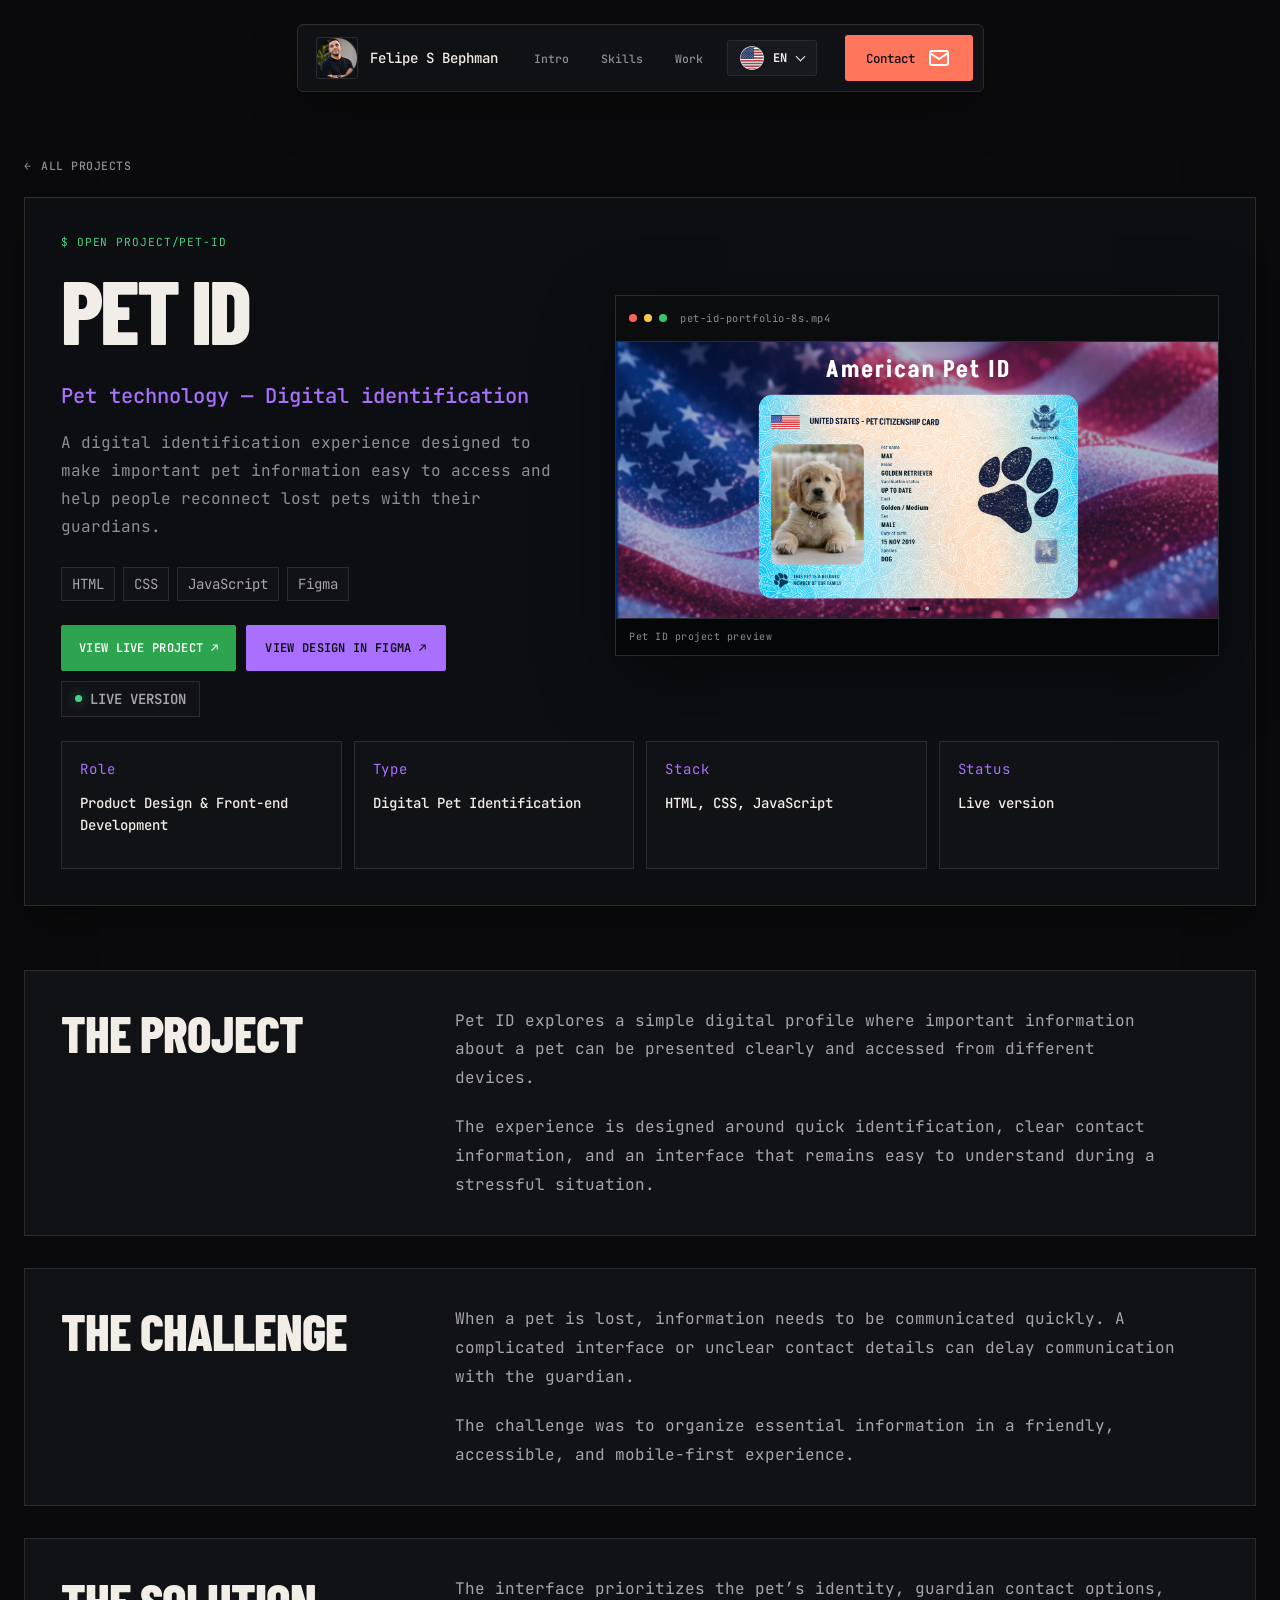
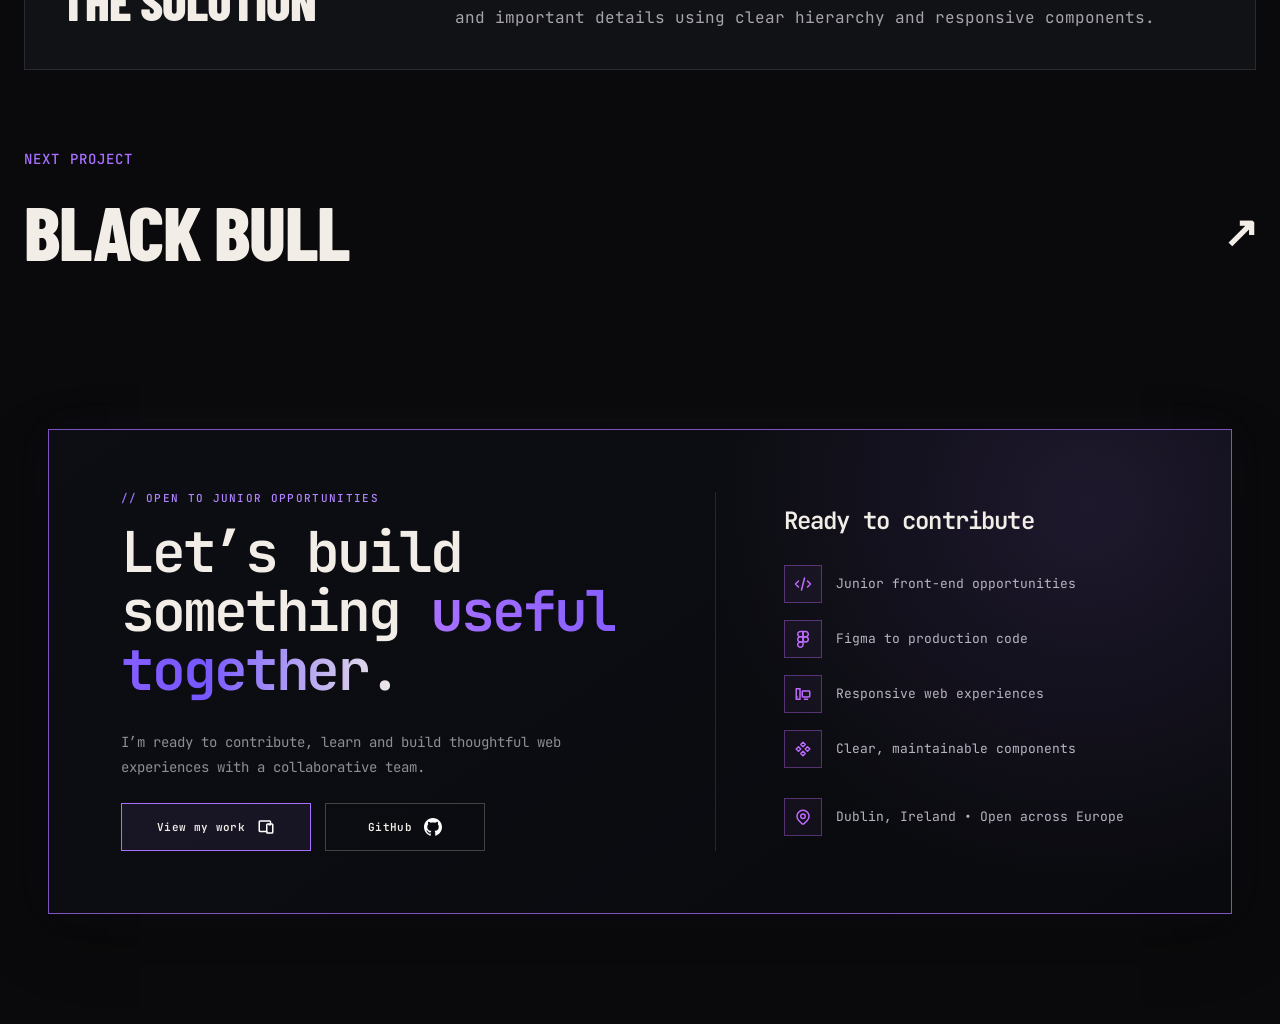
<file: pet-id.html>
<!DOCTYPE html>
<html lang="en">

<head>
    <meta charset="UTF-8">
    <meta name="viewport" content="width=device-width, initial-scale=1.0">
    <title data-i18n="petIdPage.meta.title">Pet ID Case Study | Felipe S Bephman</title>
    <meta name="description" data-i18n-content="petIdPage.meta.description" content="A digital identification experience designed to make important pet information easy to access and help people reconnect lost pets with their guardians.">
    <link href="https://api.fontshare.com/v2/css?f[]=switzer@400,500,600,700&display=swap" rel="stylesheet">
    <link rel="preconnect" href="https://fonts.googleapis.com">
<link rel="preconnect" href="https://fonts.gstatic.com" crossorigin>
<link href="https://fonts.googleapis.com/css2?family=Barlow+Condensed:wght@800&amp;family=JetBrains+Mono:wght@400;500&amp;display=swap" rel="stylesheet">
<link rel="stylesheet" href="styles.css">
<link rel="stylesheet" href="moneypilot-dev-theme.css">
<link rel="stylesheet" href="pet-id-dev-theme.css">
</head>

<body>
    <header class="site-header">
        <nav class="navigation" aria-label="Main navigation" data-i18n-aria-label="common.navigation.main">
            <a class="navigation__brand" href="./index.html#home">
                <img src="assets/images/profile-photo.png" alt="Portrait of Felipe S Bephman" data-i18n-alt="common.images.portrait">
                <span>Felipe S Bephman</span>
            </a>
            <button class="navigation__toggle" type="button" aria-label="Open navigation menu" data-i18n-aria-label="common.navigation.open" aria-expanded="false"
                aria-controls="navigation-menu">
                <img src="assets/images/menu-icon.svg" alt="" aria-hidden="true">
            </button>
            <ul class="navigation__menu" id="navigation-menu">
<li><a href="./index.html#home" data-i18n="nav.intro">Intro</a></li>
<li><a href="./index.html#skills" data-i18n="nav.skills">Skills</a></li>
<li><a href="./index.html#work" data-i18n="nav.work">Work</a></li>
                <li class="language-switcher">
                    <button class="language-switcher__trigger" type="button" aria-label="Select language"
                        data-i18n-aria-label="language.select" aria-haspopup="true" aria-expanded="false"
                        aria-controls="language-menu">
                        <img class="language-switcher__flag" data-language-current-flag
                            src="assets/images/flags/flag-en.svg" alt="" aria-hidden="true">

                        <span class="language-switcher__current" data-language-current>
                            EN
                        </span>

                        <span class="language-switcher__chevron" aria-hidden="true"></span>
                    </button>

                    <div class="language-switcher__menu" id="language-menu" role="menu" aria-hidden="true">
                        <button class="language-switcher__option is-active" type="button" data-language="en"
                            role="menuitem" aria-pressed="true">
                            <span class="language-switcher__option-label">
                                <img class="language-switcher__flag" src="assets/images/flags/flag-en.svg" alt=""
                                    aria-hidden="true">

                                <span>English</span>
                            </span>

                            <span class="language-switcher__option-code">
                                EN
                            </span>
                        </button>

                        <button class="language-switcher__option" type="button" data-language="pt-BR" role="menuitem"
                            aria-pressed="false">
                            <span class="language-switcher__option-label">
                                <img class="language-switcher__flag" src="assets/images/flags/flag-pt-br.svg" alt=""
                                    aria-hidden="true">

                                <span>Português</span>
                            </span>

                            <span class="language-switcher__option-code">
                                PT
                            </span>
                        </button>

                        <button class="language-switcher__option" type="button" data-language="es" role="menuitem"
                            aria-pressed="false">
                            <span class="language-switcher__option-label">
                                <img class="language-switcher__flag" src="assets/images/flags/flag-es.svg" alt=""
                                    aria-hidden="true">

                                <span>Español</span>
                            </span>

                            <span class="language-switcher__option-code">
                                ES
                            </span>
                        </button>
                    </div>
                </li>
            </ul>
            <button class="navigation__contact" type="button" data-contact-open aria-controls="contact-modal"
                aria-expanded="false">
                <span class="navigation__contact-default" data-i18n="nav.contact">Contact</span>

                <span class="navigation__contact-hover" data-i18n="nav.contactMe">Contact Me</span>

                <img class="navigation__contact-icon navigation__contact-icon--default"
                    src="assets/images/mail-icon.svg" alt="" aria-hidden="true">

                <img class="navigation__contact-icon navigation__contact-icon--hover"
                    src="assets/images/mail-opened-icon.svg" alt="" aria-hidden="true">

                <img class="navigation__contact-icon navigation__contact-icon--whatsapp"
                    src="assets/images/nav-whatsapp-icon.svg" alt="" aria-hidden="true">
            </button>
        </nav>
    </header>
    <main class="case-study mp-case pet-id-case">
    <section class="mp-hero" aria-labelledby="case-study-title">
  <div class="mp-shell">
    <a class="mp-back" href="./projects.html">
      <span aria-hidden="true">&#8592;</span>
      <span data-i18n="common.caseStudies.allProjects">All projects</span>
    </a>
    <div class="mp-panel mp-hero__panel">
      <div class="mp-hero__grid">
        <div class="mp-hero__content">
          <p class="mp-terminal-label">$ open project/pet-id</p>
          <h1 class="mp-hero__title" id="case-study-title">
                Pet ID
            </h1>
          <p class="mp-hero__subtitle" data-i18n="petIdPage.hero.eyebrow">
                Pet technology — Digital identification
            </p>
          <p class="mp-hero__summary" data-i18n="petIdPage.hero.intro">
                A digital identification experience designed to make
                important pet information easy to access and help people
                reconnect lost pets with their guardians.
            </p>
          <ul class="mp-tech-list" aria-label="Stack" data-i18n-aria-label="common.caseStudies.stack">
            <li>HTML</li><li>CSS</li><li>JavaScript</li><li>Figma</li>
          </ul>
          <div class="mp-hero__actions">
            <a class="mp-button mp-button--primary" href="https://pet-id-rho.vercel.app/" target="_blank" rel="noopener noreferrer"><span data-i18n="petIdPage.viewLive">View live project</span><span aria-hidden="true">&#8599;</span></a>
<a class="mp-button pet-id-figma-button"
   href="https://www.figma.com/design/u3DGCoDT2cpZ1PyeB1nWIm/Pet-Citezenship-Card?node-id=0-1"
   target="_blank" rel="noopener noreferrer">
    <span data-i18n="petIdPage.viewDesign">View design in Figma</span>
    <span aria-hidden="true">&#8599;</span>
</a>
            <span class="mp-status">
              <span class="mp-status__dot" aria-hidden="true"></span>
              <span data-i18n="petIdPage.details.status">Live version</span>
            </span>
          </div>
        </div>
        <figure class="mp-preview pet-id-preview">
          <div class="mp-preview__bar" aria-hidden="true">
            <span></span><span></span><span></span>
            <p>pet-id-portfolio-8s.mp4</p>
          </div>
          <video class="mp-preview__media"
  width="1920" height="840"
  autoplay muted loop playsinline preload="metadata"
  poster="assets/images/project-pet-id.png"
  aria-label="Pet ID design preview">
  <source src="assets/videos/pet-id-portfolio-8s.mp4" type="video/mp4">
  <img src="assets/images/project-pet-id.png" alt="Pet ID">
</video>
          <figcaption class="mp-preview__caption" data-i18n="petIdPage.images.preview">Pet ID project preview</figcaption>
        </figure>
      </div>
      <dl class="mp-metrics">
                <div class="mp-metric">
                    <dt data-i18n="common.caseStudies.role">Role</dt>
                    <dd data-i18n="common.caseStudies.roleValue">Product Design &amp; Front-end Development</dd>
                </div>

                <div class="mp-metric">
                    <dt data-i18n="common.caseStudies.type">Type</dt>
                    <dd data-i18n="petIdPage.details.type">Digital Pet Identification</dd>
                </div>

                <div class="mp-metric">
                    <dt data-i18n="common.caseStudies.stack">Stack</dt>
                    <dd>HTML, CSS, JavaScript</dd>
                </div>

                <div class="mp-metric">
                    <dt data-i18n="common.caseStudies.status">Status</dt>
                    <dd data-i18n="petIdPage.details.status">Live version</dd>
                </div>
            </dl>
    </div>
  </div>
</section>

    <section class="case-study__section" id="pet-id-project">
        <div class="case-study__container case-study__two-columns">
            <h2 data-i18n="common.caseStudies.project">The project</h2>

            <div class="case-study__copy">
                <p data-i18n="petIdPage.project.overview">
                    Pet ID explores a simple digital profile where important
                    information about a pet can be presented clearly and
                    accessed from different devices.
                </p>

                <p data-i18n="petIdPage.project.approach">
                    The experience is designed around quick identification,
                    clear contact information, and an interface that remains
                    easy to understand during a stressful situation.
                </p>
            </div>
        </div>
    </section>

    <section class="case-study__section case-study__section--muted">
        <div class="case-study__container case-study__two-columns">
            <h2 data-i18n="common.caseStudies.challenge">The challenge</h2>

            <div class="case-study__copy">
                <p data-i18n="petIdPage.challenge.urgency">
                    When a pet is lost, information needs to be communicated
                    quickly. A complicated interface or unclear contact
                    details can delay communication with the guardian.
                </p>

                <p data-i18n="petIdPage.challenge.accessibility">
                    The challenge was to organize essential information in a
                    friendly, accessible, and mobile-first experience.
                </p>
            </div>
        </div>
    </section>

    <section class="case-study__section">
        <div class="case-study__container case-study__two-columns">
            <h2 data-i18n="common.caseStudies.solution">The solution</h2>

            <div class="case-study__copy">
                <p data-i18n="petIdPage.solution.priorities">
                    The interface prioritizes the pet’s identity, guardian
                    contact options, and important details using clear
                    hierarchy and responsive components.
                </p>
            </div>
        </div>
    </section>

    <nav class="case-study__next" aria-label="Next project" data-i18n-aria-label="common.caseStudies.next">
        <div class="case-study__container">
            <p data-i18n="common.caseStudies.next">Next project</p>

            <a href="./black-bull.html">
                <span>Black Bull</span>
                <span aria-hidden="true">↗</span>
            </a>
        </div>
    </nav>
</main>

<footer class="portfolio-terminal project-contact-footer" data-shared-project-footer="true">
<section class="final-cta" id="contact" aria-labelledby="final-cta-title">
            <div class="final-cta__card">
                <div class="final-cta__content">
                    <div class="final-cta__intro">
                        <div class="final-cta__heading">
                            <p class="final-cta__eyebrow" data-i18n="finalCta.eyebrow">
                                OPEN TO JUNIOR OPPORTUNITIES
                            </p>

                            <h2 class="final-cta__title" id="final-cta-title">
                                <span data-i18n="finalCta.titleOne">Let's build something</span>

                                <span class="final-cta__title-accent" data-i18n="finalCta.titleAccent">
                                    useful together.
                                </span>
                            </h2>
                        </div>

                        <div class="final-cta__action">
                            <p class="final-cta__description" data-i18n="finalCta.description">I'm ready to contribute, learn and build thoughtful web experiences with a collaborative team.</p>

                            <div class="final-cta__buttons">
                                <a class="final-cta__button final-cta__button--work" href="./index.html#work">
                                    <span data-i18n="finalCta.viewWork">
                                        View my work
                                    </span>

                                    <img src="assets/images/cta-devices-icon.svg" alt="" aria-hidden="true">
                                </a>

                                <a class="final-cta__button final-cta__button--github"
                                    href="https://github.com/felipesbelphman-web" target="_blank"
                                    rel="noopener noreferrer">
                                    <span>GitHub</span>

                                    <img src="assets/images/github-icon.svg" alt="" aria-hidden="true">
                                </a>
                            </div>
                        </div>
                    </div>

                    <div class="final-cta__opportunities">
                        <h3 class="final-cta__opportunities-title" data-i18n="finalCta.opportunitiesTitle">
                            Ready to contribute
                        </h3>

                        <ul class="final-cta__opportunities-list">
                            <li>
                                <img src="assets/images/cta-opportunity-icon.svg" alt="" aria-hidden="true">

                                <span data-i18n="finalCta.juniorOpportunity">
                                    Junior front-end opportunities
                                </span>
                            </li>

                            <li>
                                <img src="assets/images/cta-figma-icon.svg" alt="" aria-hidden="true">

                                <span data-i18n="finalCta.figmaCode">
                                    Figma to production code
                                </span>
                            </li>

                            <li>
                                <img src="assets/images/cta-responsive-icon.svg" alt="" aria-hidden="true">

                                <span data-i18n="finalCta.responsive">
                                    Responsive web experiences
                                </span>
                            </li>

                            <li>
                                <img src="assets/images/cta-components-icon.svg" alt="" aria-hidden="true">

                                <span data-i18n="finalCta.components">
                                    Clear, maintainable components
                                </span>
                            </li>
                        </ul>

                        <div class="final-cta__location">
                            <img src="assets/images/cta-location-icon.svg" alt="" aria-hidden="true">

                            <p>
                                <strong data-i18n="finalCta.location">
                                    Dublin, Ireland
                                </strong>

                                <span aria-hidden="true">•</span>

                                <strong data-i18n="finalCta.openEurope">
                                    Open across Europe
                                </strong>
                            </p>
                        </div>
                    </div>
                </div>

                <img class="final-cta__gradient" src="assets/images/cta-gradient.svg" alt="" aria-hidden="true">
            </div>
        </section>
</footer>
    <div class="contact-page contact-modal" id="contact-modal" aria-hidden="true">
        <button class="contact-modal__backdrop" type="button" aria-label="Close contact form" data-i18n-aria-label="contact.close"></button>

        <section class="contact-page__panel" aria-labelledby="contact-page-title">
            <button class="contact-page__close" type="button" aria-label="Close contact form" data-i18n-aria-label="contact.close">
                &times;
            </button>

            <header class="contact-page__header">
                <h2 id="contact-page-title" data-i18n="contact.title">
                    Let’s build something useful.
                </h2>

                <p data-i18n="contact.description">
                    Tell me about your project or contact me directly.
                </p>
            </header>

            <div class="contact-page__profile">
                <div class="contact-page__avatar">
                    <img src="assets/images/about-photo.png" alt="Felipe S Belphman">

                    <span class="contact-page__status" aria-label="Available" data-i18n-aria-label="contact.available"></span>
                </div>

                <div class="contact-page__profile-text">
                    <strong>Felipe S Belphman</strong>

                    <a href="mailto:felipesbelphman@gmail.com">
                        felipesbelphman@gmail.com
                    </a>
                </div>
            </div>

            <form class="contact-form" id="contact-form">
                <div class="contact-form__row">
                    <label class="contact-form__field">
                        <span data-i18n="contact.name">Name</span>

                        <input type="text" name="name" placeholder="Name" data-i18n-placeholder="contact.name" autocomplete="name" required>
                    </label>

                    <label class="contact-form__field">
                        <span data-i18n="footer.email">Email</span>

                        <input type="email" name="email" placeholder="Email" data-i18n-placeholder="footer.email" autocomplete="email" required>
                    </label>
                </div>

                <label class="contact-form__field">
                    <span data-i18n="contact.project">Tell me about your project</span>

                    <textarea name="message" rows="5"
                        placeholder="Share a few details — goals, ideas, timeline, or anything you think is relevant." data-i18n-placeholder="contact.messagePlaceholder"
                        required></textarea>
                </label>

                <label class="contact-form__field">
                    <span data-i18n="contact.help">How can I help?</span>

                    <select name="helpType" required>
                        <option value="" selected disabled data-i18n="contact.options.prompt">
                            Select an option
                        </option>

                        <option value="front-end-development" data-i18n="contact.options.development">
                            Front-end development
                        </option>

                        <option value="figma-to-code" data-i18n="contact.options.figma">
                            Figma to code
                        </option>

                        <option value="responsive-website" data-i18n="contact.options.responsive">
                            Responsive website
                        </option>

                        <option value="job-opportunity" data-i18n="contact.options.job">
                            Junior job opportunity
                        </option>

                        <option value="other" data-i18n="contact.options.other">
                            Other
                        </option>
                    </select>
                </label>

                <button class="contact-form__submit" type="submit">
                    <img src="assets/images/contact-message-icon.svg" alt="" aria-hidden="true">

                    <span data-i18n="contact.send">Send Message</span>
                </button>

                <a class="contact-form__whatsapp"
                    href="https://wa.me/353896028494?text=Hello%20Felipe%2C%20I%20found%20your%20portfolio%20and%20would%20like%20to%20talk."
                    target="_blank" rel="noopener noreferrer" aria-label="Message Felipe on WhatsApp" data-i18n-aria-label="footer.whatsappLabel">
                    <img src="assets/images/contact-whatsapp-icon.svg" alt="" aria-hidden="true">

                    <span data-i18n="contact.whatsapp">Message on WhatsApp</span>
                </a>

                <p class="contact-form__note" data-i18n="contact.reply">
                    I’ll reply as soon as possible.
                </p>
            </form>
        </section>
    </div>
    <script src="i18n.js"></script>
    <script src="script.js"></script>
</body>

</html>
</file>
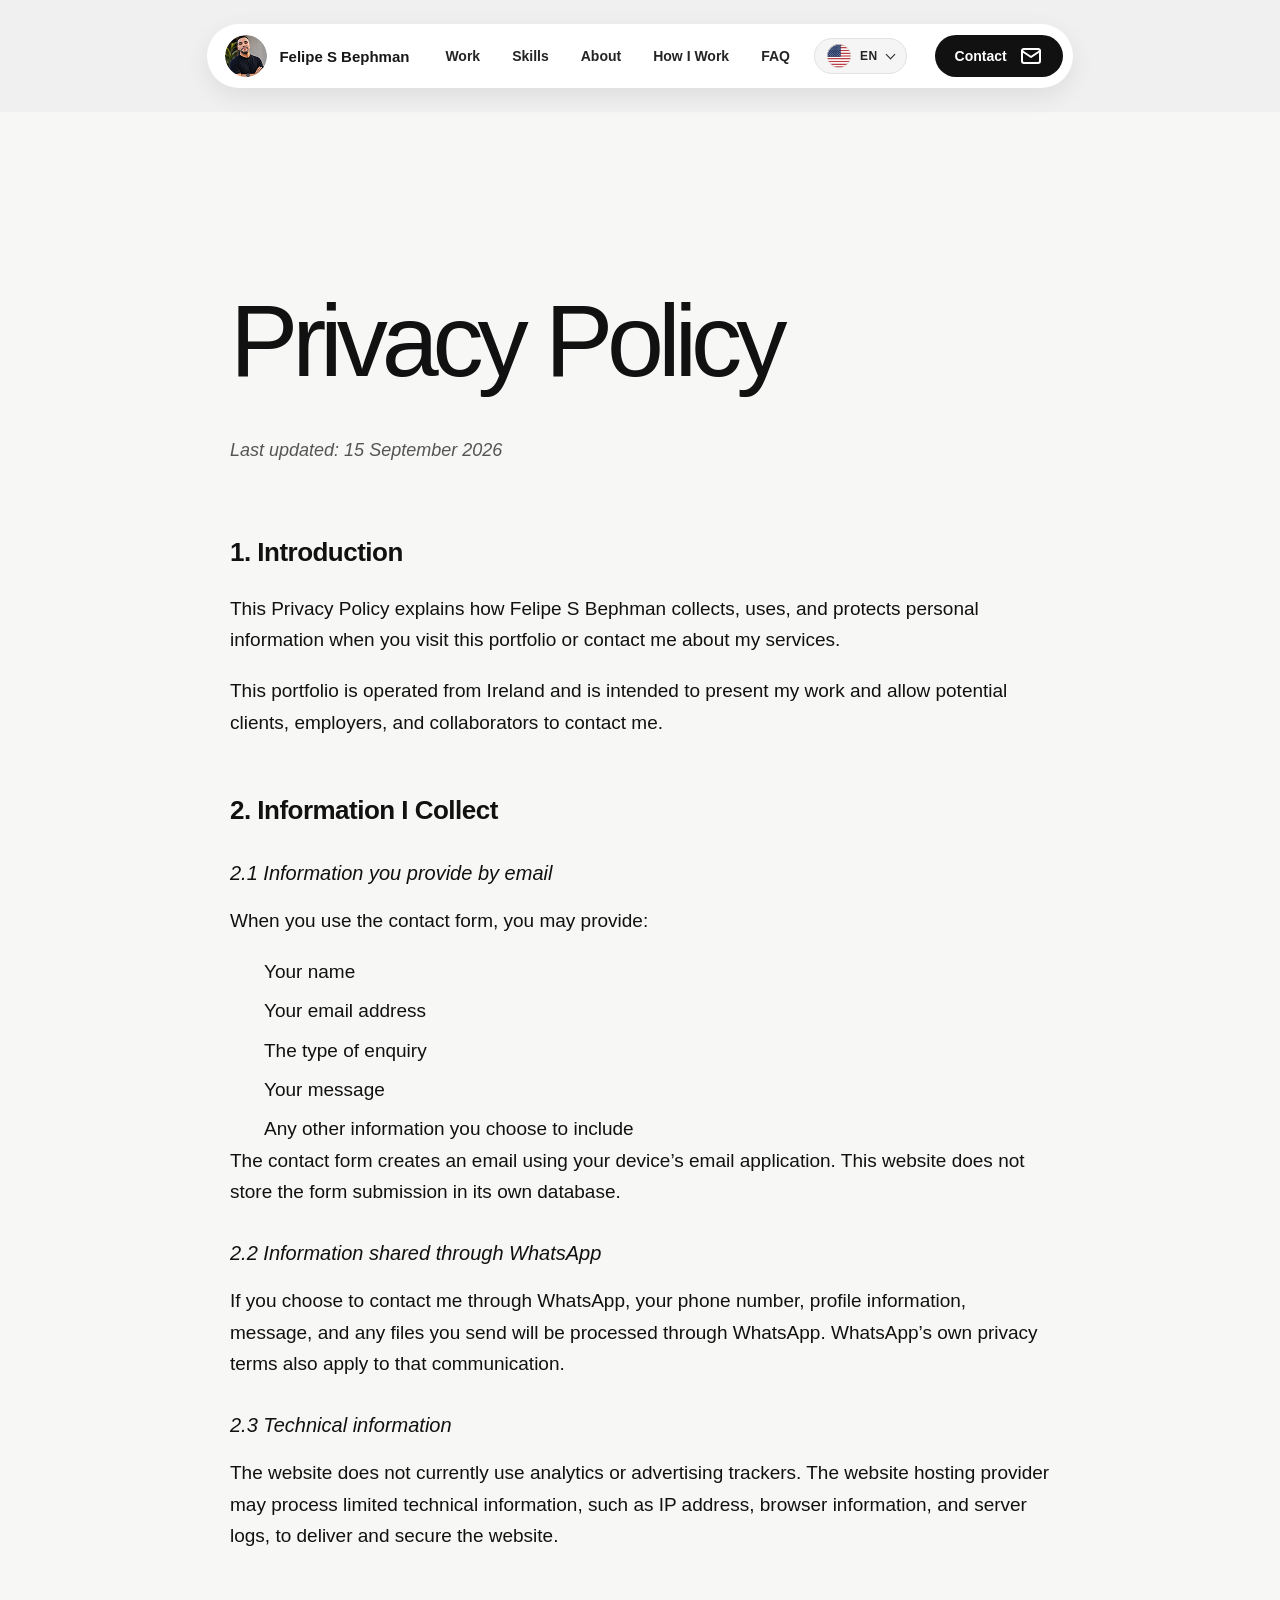
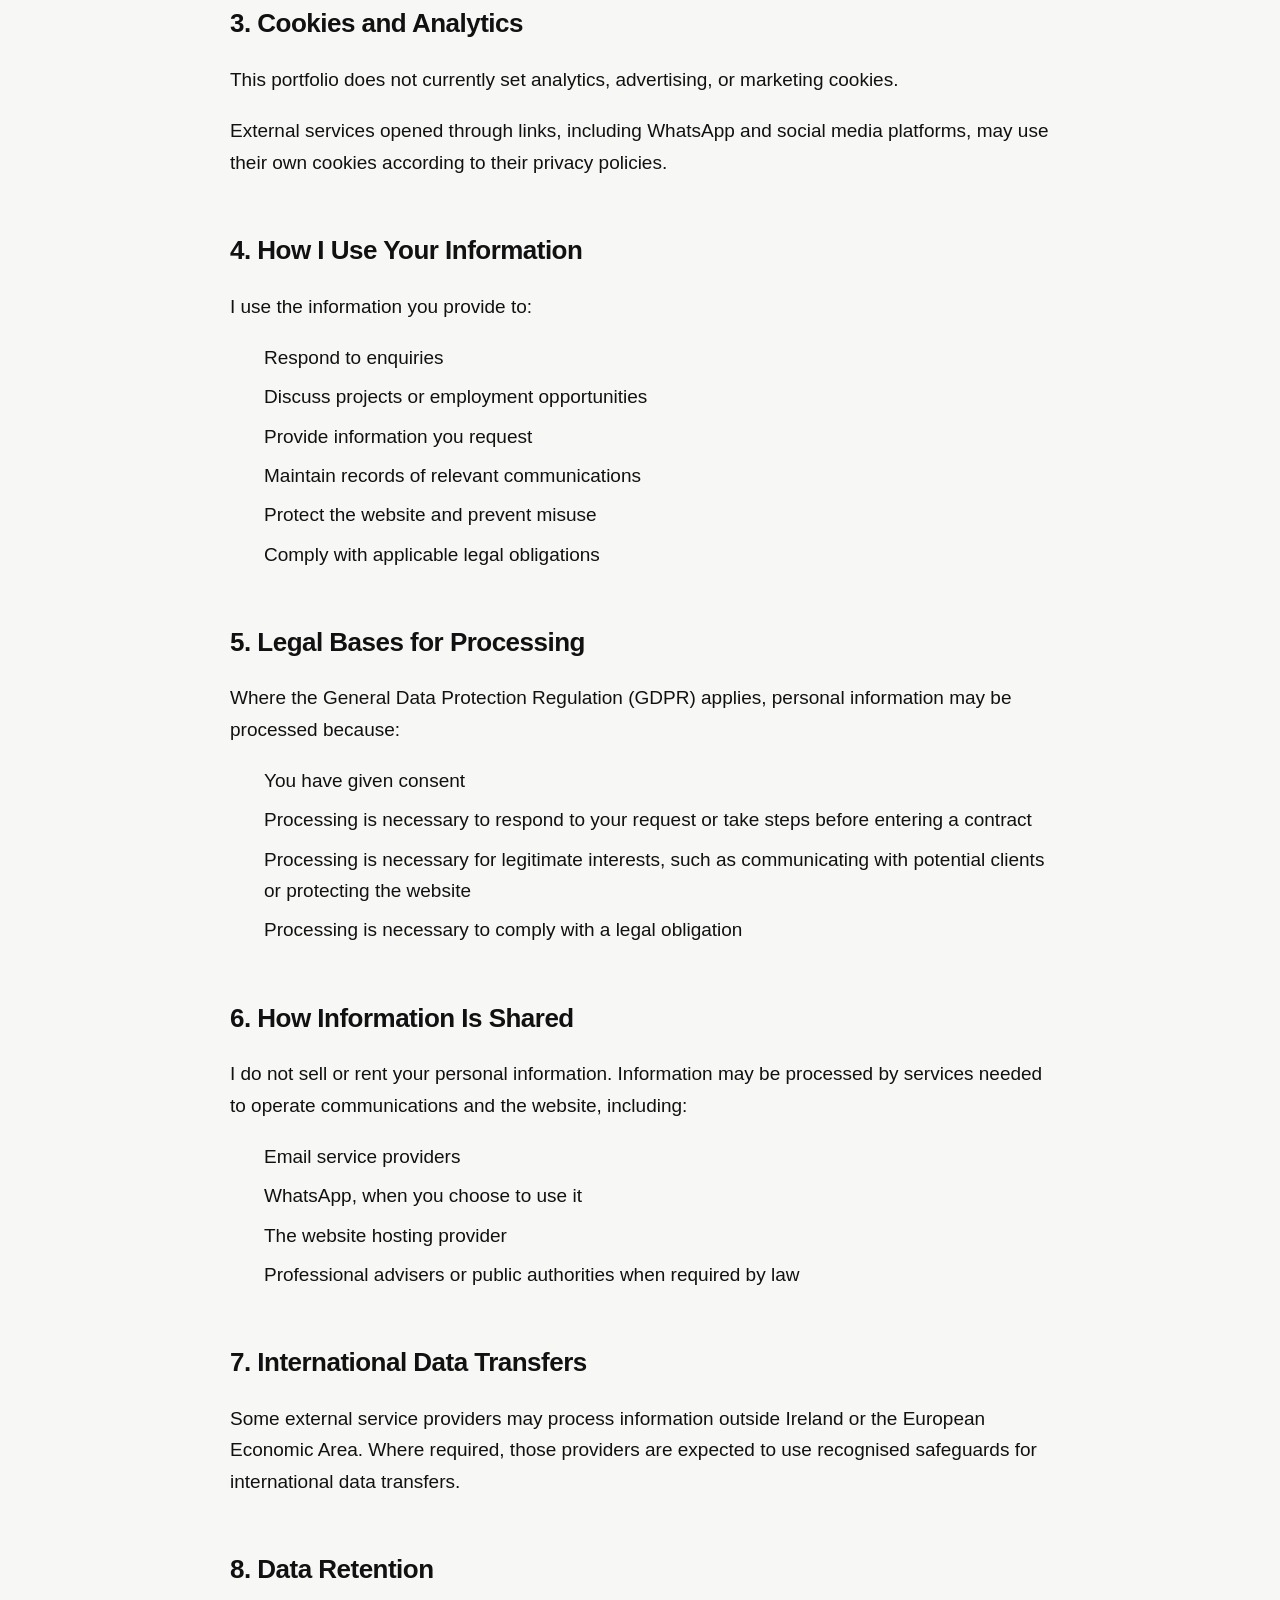
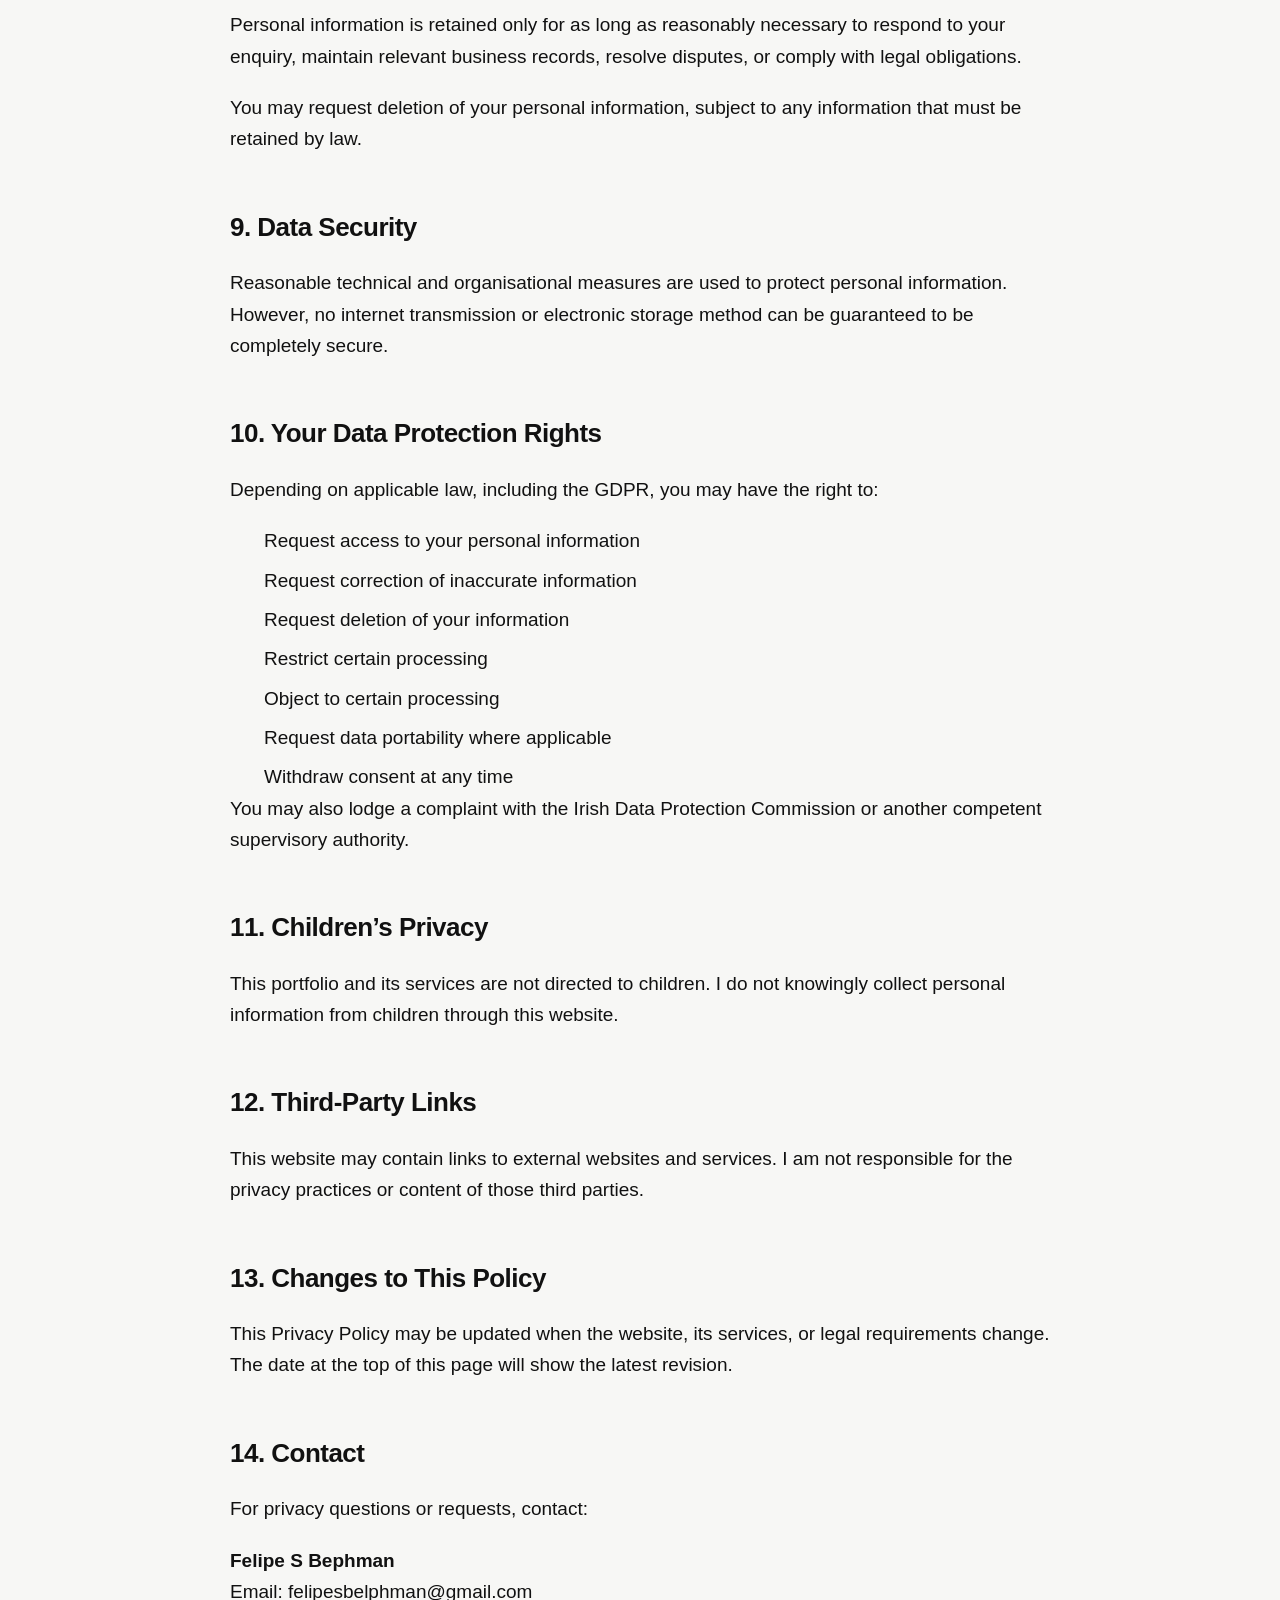
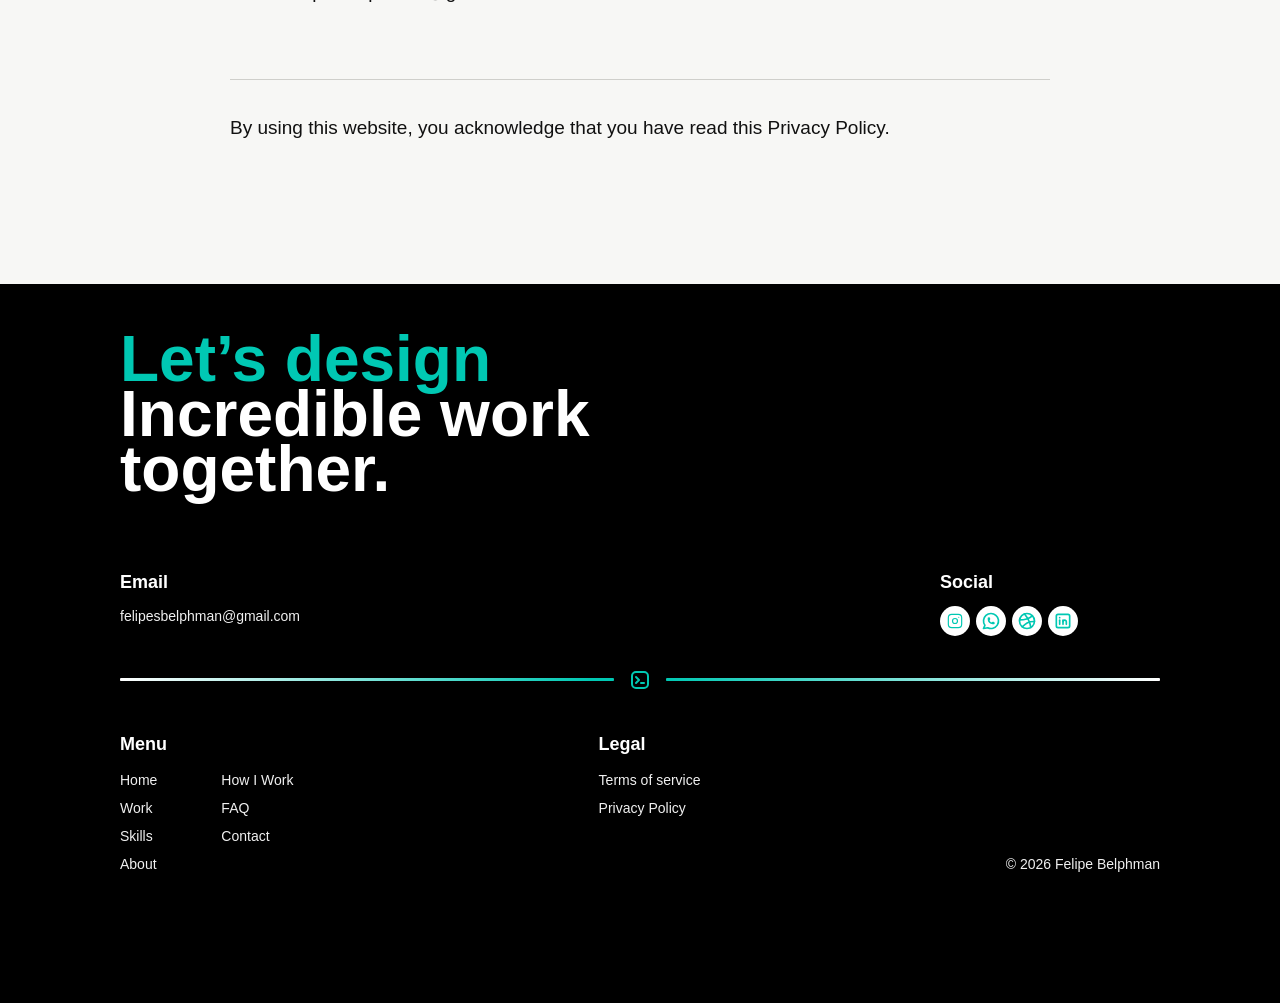
<file: privacy-policy.html>
<!DOCTYPE html>
<html lang="en">

<head>
    <meta charset="UTF-8">
    <meta name="viewport" content="width=device-width, initial-scale=1.0">
    <title data-i18n="privacyPage.meta.title">Privacy Policy | Felipe S Bephman</title>
    <meta name="description" data-i18n-content="privacyPage.meta.description" content="How Felipe S Bephman collects, uses and protects personal information on this portfolio.">
    <link href="https://api.fontshare.com/v2/css?f[]=switzer@400,500,600,700&display=swap" rel="stylesheet">
    <link rel="stylesheet" href="styles.css">
</head>

<body>
    <header class="site-header">
        <nav class="navigation" aria-label="Main navigation" data-i18n-aria-label="common.navigation.main">
            <a class="navigation__brand" href="./index.html#home">
                <img src="assets/images/profile-photo.png" alt="Portrait of Felipe S Bephman" data-i18n-alt="common.images.portrait">
                <span>Felipe S Bephman</span>
            </a>
            <button class="navigation__toggle" type="button" aria-label="Open navigation menu" data-i18n-aria-label="common.navigation.open" aria-expanded="false"
                aria-controls="navigation-menu">
                <img src="assets/images/menu-icon.svg" alt="" aria-hidden="true">
            </button>
            <ul class="navigation__menu" id="navigation-menu">
                <li><a href="./index.html#work" data-i18n="nav.work">Work</a></li>
                <li><a href="./index.html#skills" data-i18n="nav.skills">Skills</a></li>
                <li><a href="./index.html#about" data-i18n="nav.about">About</a></li>
                <li><a href="./index.html#how-i-work" data-i18n="nav.howIWork">How I Work</a></li>
                <li><a href="./index.html#faq" data-i18n="nav.faq">FAQ</a></li>
                <li class="language-switcher">
                    <button class="language-switcher__trigger" type="button" aria-label="Select language"
                        data-i18n-aria-label="language.select" aria-haspopup="true" aria-expanded="false"
                        aria-controls="language-menu">
                        <img class="language-switcher__flag" data-language-current-flag
                            src="assets/images/flags/flag-en.svg" alt="" aria-hidden="true">

                        <span class="language-switcher__current" data-language-current>
                            EN
                        </span>

                        <span class="language-switcher__chevron" aria-hidden="true"></span>
                    </button>

                    <div class="language-switcher__menu" id="language-menu" role="menu" aria-hidden="true">
                        <button class="language-switcher__option is-active" type="button" data-language="en"
                            role="menuitem" aria-pressed="true">
                            <span class="language-switcher__option-label">
                                <img class="language-switcher__flag" src="assets/images/flags/flag-en.svg" alt=""
                                    aria-hidden="true">

                                <span>English</span>
                            </span>

                            <span class="language-switcher__option-code">
                                EN
                            </span>
                        </button>

                        <button class="language-switcher__option" type="button" data-language="pt-BR" role="menuitem"
                            aria-pressed="false">
                            <span class="language-switcher__option-label">
                                <img class="language-switcher__flag" src="assets/images/flags/flag-pt-br.svg" alt=""
                                    aria-hidden="true">

                                <span>Português</span>
                            </span>

                            <span class="language-switcher__option-code">
                                PT
                            </span>
                        </button>

                        <button class="language-switcher__option" type="button" data-language="es" role="menuitem"
                            aria-pressed="false">
                            <span class="language-switcher__option-label">
                                <img class="language-switcher__flag" src="assets/images/flags/flag-es.svg" alt=""
                                    aria-hidden="true">

                                <span>Español</span>
                            </span>

                            <span class="language-switcher__option-code">
                                ES
                            </span>
                        </button>
                    </div>
                </li>
            </ul>
            <button class="navigation__contact" type="button" data-contact-open aria-controls="contact-modal"
                aria-expanded="false">
                <span class="navigation__contact-default" data-i18n="nav.contact">Contact</span>

                <span class="navigation__contact-hover" data-i18n="nav.contactMe">Contact Me</span>

                <img class="navigation__contact-icon navigation__contact-icon--default"
                    src="assets/images/mail-icon.svg" alt="" aria-hidden="true">

                <img class="navigation__contact-icon navigation__contact-icon--hover"
                    src="assets/images/mail-opened-icon.svg" alt="" aria-hidden="true">

                <img class="navigation__contact-icon navigation__contact-icon--whatsapp"
                    src="assets/images/nav-whatsapp-icon.svg" alt="" aria-hidden="true">
            </button>
        </nav>
    </header>
    <main class="privacy-page">
        <article class="privacy-policy" aria-labelledby="privacy-title">
            <div class="privacy-policy__container">
                <header class="privacy-policy__header">
                    <h1 class="privacy-policy__title" id="privacy-title" data-i18n="footer.privacy">
                        Privacy Policy
                    </h1>

                    <p class="privacy-policy__updated">
                        <span data-i18n="common.legal.updated">Last updated:</span>
                        <time datetime="2026-09-15" data-i18n="common.legal.date">15 September 2026</time>
                    </p>
                </header>

                <div class="privacy-policy__content">
                    <section>
                        <h2 data-i18n="common.legal.introduction">1. Introduction</h2>

                        <p data-i18n="privacyPage.introduction.policy">
                            This Privacy Policy explains how Felipe S Bephman
                            collects, uses, and protects personal information
                            when you visit this portfolio or contact me about
                            my services.
                        </p>

                        <p data-i18n="privacyPage.introduction.purpose">
                            This portfolio is operated from Ireland and is
                            intended to present my work and allow potential
                            clients, employers, and collaborators to contact me.
                        </p>
                    </section>

                    <section>
                        <h2 data-i18n="privacyPage.collection.title">2. Information I Collect</h2>

                        <h3 data-i18n="privacyPage.collection.emailTitle">2.1 Information you provide by email</h3>

                        <p data-i18n="privacyPage.collection.formIntro">
                            When you use the contact form, you may provide:
                        </p>

                        <ul>
                            <li data-i18n="privacyPage.collection.name">Your name</li>
                            <li data-i18n="privacyPage.collection.email">Your email address</li>
                            <li data-i18n="privacyPage.collection.enquiry">The type of enquiry</li>
                            <li data-i18n="privacyPage.collection.message">Your message</li>
                            <li data-i18n="privacyPage.collection.other">Any other information you choose to include</li>
                        </ul>

                        <p data-i18n="privacyPage.collection.mailto">
                            The contact form creates an email using your
                            device’s email application. This website does not
                            store the form submission in its own database.
                        </p>

                        <h3 data-i18n="privacyPage.collection.whatsappTitle">2.2 Information shared through WhatsApp</h3>

                        <p data-i18n="privacyPage.collection.whatsapp">
                            If you choose to contact me through WhatsApp, your
                            phone number, profile information, message, and any
                            files you send will be processed through WhatsApp.
                            WhatsApp’s own privacy terms also apply to that
                            communication.
                        </p>

                        <h3 data-i18n="privacyPage.collection.technicalTitle">2.3 Technical information</h3>

                        <p data-i18n="privacyPage.collection.technical">
                            The website does not currently use analytics or
                            advertising trackers. The website hosting provider
                            may process limited technical information, such as
                            IP address, browser information, and server logs,
                            to deliver and secure the website.
                        </p>
                    </section>

                    <section>
                        <h2 data-i18n="privacyPage.cookies.title">3. Cookies and Analytics</h2>

                        <p data-i18n="privacyPage.cookies.usage">
                            This portfolio does not currently set analytics,
                            advertising, or marketing cookies.
                        </p>

                        <p data-i18n="privacyPage.cookies.external">
                            External services opened through links, including
                            WhatsApp and social media platforms, may use their
                            own cookies according to their privacy policies.
                        </p>
                    </section>

                    <section>
                        <h2 data-i18n="privacyPage.usage.title">4. How I Use Your Information</h2>

                        <p data-i18n="privacyPage.usage.intro">I use the information you provide to:</p>

                        <ul>
                            <li data-i18n="privacyPage.usage.respond">Respond to enquiries</li>
                            <li data-i18n="privacyPage.usage.discuss">Discuss projects or employment opportunities</li>
                            <li data-i18n="privacyPage.usage.provide">Provide information you request</li>
                            <li data-i18n="privacyPage.usage.records">Maintain records of relevant communications</li>
                            <li data-i18n="privacyPage.usage.protect">Protect the website and prevent misuse</li>
                            <li data-i18n="privacyPage.usage.comply">Comply with applicable legal obligations</li>
                        </ul>
                    </section>

                    <section>
                        <h2 data-i18n="privacyPage.bases.title">5. Legal Bases for Processing</h2>

                        <p data-i18n="privacyPage.bases.intro">
                            Where the General Data Protection Regulation
                            (GDPR) applies, personal information may be
                            processed because:
                        </p>

                        <ul>
                            <li data-i18n="privacyPage.bases.consent">You have given consent</li>
                            <li data-i18n="privacyPage.bases.contract">
                                Processing is necessary to respond to your
                                request or take steps before entering a contract
                            </li>
                            <li data-i18n="privacyPage.bases.interests">
                                Processing is necessary for legitimate interests,
                                such as communicating with potential clients or
                                protecting the website
                            </li>
                            <li data-i18n="privacyPage.bases.obligation">
                                Processing is necessary to comply with a legal
                                obligation
                            </li>
                        </ul>
                    </section>

                    <section>
                        <h2 data-i18n="privacyPage.sharing.title">6. How Information Is Shared</h2>

                        <p data-i18n="privacyPage.sharing.intro">
                            I do not sell or rent your personal information.
                            Information may be processed by services needed
                            to operate communications and the website,
                            including:
                        </p>

                        <ul>
                            <li data-i18n="privacyPage.sharing.email">Email service providers</li>
                            <li data-i18n="privacyPage.sharing.whatsapp">WhatsApp, when you choose to use it</li>
                            <li data-i18n="privacyPage.sharing.hosting">The website hosting provider</li>
                            <li data-i18n="privacyPage.sharing.authorities">
                                Professional advisers or public authorities
                                when required by law
                            </li>
                        </ul>
                    </section>

                    <section>
                        <h2 data-i18n="privacyPage.transfers.title">7. International Data Transfers</h2>

                        <p data-i18n="privacyPage.transfers.description">
                            Some external service providers may process
                            information outside Ireland or the European
                            Economic Area. Where required, those providers
                            are expected to use recognised safeguards for
                            international data transfers.
                        </p>
                    </section>

                    <section>
                        <h2 data-i18n="privacyPage.retention.title">8. Data Retention</h2>

                        <p data-i18n="privacyPage.retention.duration">
                            Personal information is retained only for as long
                            as reasonably necessary to respond to your enquiry,
                            maintain relevant business records, resolve disputes,
                            or comply with legal obligations.
                        </p>

                        <p data-i18n="privacyPage.retention.deletion">
                            You may request deletion of your personal information,
                            subject to any information that must be retained by law.
                        </p>
                    </section>

                    <section>
                        <h2 data-i18n="privacyPage.security.title">9. Data Security</h2>

                        <p data-i18n="privacyPage.security.description">
                            Reasonable technical and organisational measures
                            are used to protect personal information. However,
                            no internet transmission or electronic storage
                            method can be guaranteed to be completely secure.
                        </p>
                    </section>

                    <section>
                        <h2 data-i18n="privacyPage.rights.title">10. Your Data Protection Rights</h2>

                        <p data-i18n="privacyPage.rights.intro">
                            Depending on applicable law, including the GDPR,
                            you may have the right to:
                        </p>

                        <ul>
                            <li data-i18n="privacyPage.rights.access">Request access to your personal information</li>
                            <li data-i18n="privacyPage.rights.correction">Request correction of inaccurate information</li>
                            <li data-i18n="privacyPage.rights.deletion">Request deletion of your information</li>
                            <li data-i18n="privacyPage.rights.restrict">Restrict certain processing</li>
                            <li data-i18n="privacyPage.rights.object">Object to certain processing</li>
                            <li data-i18n="privacyPage.rights.portability">Request data portability where applicable</li>
                            <li data-i18n="privacyPage.rights.withdraw">Withdraw consent at any time</li>
                        </ul>

                        <p data-i18n="privacyPage.rights.complaint">
                            You may also lodge a complaint with the Irish
                            Data Protection Commission or another competent
                            supervisory authority.
                        </p>
                    </section>

                    <section>
                        <h2 data-i18n="privacyPage.children.title">11. Children’s Privacy</h2>

                        <p data-i18n="privacyPage.children.description">
                            This portfolio and its services are not directed
                            to children. I do not knowingly collect personal
                            information from children through this website.
                        </p>
                    </section>

                    <section>
                        <h2 data-i18n="privacyPage.links.title">12. Third-Party Links</h2>

                        <p data-i18n="privacyPage.links.description">
                            This website may contain links to external websites
                            and services. I am not responsible for the privacy
                            practices or content of those third parties.
                        </p>
                    </section>

                    <section>
                        <h2 data-i18n="privacyPage.changes.title">13. Changes to This Policy</h2>

                        <p data-i18n="privacyPage.changes.description">
                            This Privacy Policy may be updated when the website,
                            its services, or legal requirements change. The date
                            at the top of this page will show the latest revision.
                        </p>
                    </section>

                    <section>
                        <h2 data-i18n="privacyPage.contact.title">14. Contact</h2>

                        <p data-i18n="privacyPage.contact.description">
                            For privacy questions or requests, contact:
                        </p>

                        <address>
                            <strong>Felipe S Bephman</strong><br>
                            <span data-i18n="common.legal.email">Email:</span>
                            <a href="mailto:felipesbelphman@gmail.com">
                                felipesbelphman@gmail.com
                            </a>
                        </address>
                    </section>

                    <p class="privacy-policy__notice" data-i18n="privacyPage.notice">
                        By using this website, you acknowledge that you have
                        read this Privacy Policy.
                    </p>
                </div>
            </div>
        </article>
    </main>

    <footer class="site-footer">
        <div class="site-footer__container">
            <h2 class="site-footer__title">
                <span data-i18n="footer.titleOne">Let’s design</span>
                <span data-i18n="footer.titleTwo">Incredible work together.</span>
            </h2>

            <div class="site-footer__contact">
                <div class="site-footer__email">
                    <h3 data-i18n="footer.email">Email</h3>

                    <a href="mailto:felipesbelphman@gmail.com">
                        felipesbelphman@gmail.com
                    </a>
                </div>

                <div class="site-footer__social">
                    <h3 data-i18n="footer.social">Social</h3>

                    <div class="site-footer__social-links">
                        <a href="#" aria-label="Instagram">
                            <img src="assets/images/footer-instagram-icon.svg" alt="" aria-hidden="true">
                        </a>

                        <a href="https://wa.me/353896028494?text=Hello%20Felipe%2C%20I%20found%20your%20portfolio%20and%20would%20like%20to%20talk."
                            target="_blank" rel="noopener noreferrer" aria-label="Message Felipe on WhatsApp" data-i18n-aria-label="footer.whatsappLabel">
                            <img src="assets/images/footer-whatsapp-icon.svg" alt="" aria-hidden="true">
                        </a>

                        <a href="#" aria-label="Dribbble">
                            <img src="assets/images/footer-dribbble-icon.svg" alt="" aria-hidden="true">
                        </a>

                        <a href="#" aria-label="LinkedIn">
                            <img src="assets/images/footer-linkedin-icon.svg" alt="" aria-hidden="true">
                        </a>
                    </div>
                </div>
            </div>

            <div class="site-footer__divider">
                <img class="site-footer__divider-line" src="assets/images/footer-line-left.svg" alt=""
                    aria-hidden="true">

                <img class="site-footer__divider-icon" src="assets/images/footer-brand-icon.svg" alt=""
                    aria-hidden="true">

                <img class="site-footer__divider-line" src="assets/images/footer-line-right.svg" alt=""
                    aria-hidden="true">
            </div>

            <div class="site-footer__bottom">
                <nav class="site-footer__menu" aria-label="Footer navigation" data-i18n-aria-label="footer.navigationLabel">
                    <h3 data-i18n="footer.menu">Menu</h3>

                    <div class="site-footer__menu-links">
                        <div>
                            <a href="./index.html#home" data-i18n="nav.home">Home</a>
                            <a href="./index.html#work" data-i18n="nav.work">Work</a>
                            <a href="./index.html#skills" data-i18n="nav.skills">Skills</a>
                            <a href="./index.html#about" data-i18n="nav.about">About</a>
                        </div>

                        <div>
                            <a href="./index.html#how-i-work" data-i18n="nav.howIWork">How I Work</a>
                            <a href="./index.html#faq" data-i18n="nav.faq">FAQ</a>
                            <a href="./index.html#contact" data-i18n="nav.contact">Contact</a>
                        </div>
                    </div>
                </nav>

                <div class="site-footer__legal">
                    <h3 data-i18n="footer.legal">Legal</h3>

                    <div class="site-footer__legal-links">
                        <a href="./terms-of-service.html" data-i18n="footer.terms">Terms of service</a>
                        <a href="./privacy-policy.html" data-i18n="footer.privacy">Privacy Policy</a>
                    </div>
                </div>

                <p class="site-footer__copyright">
                    © 2026 Felipe Belphman
                </p>
            </div>
        </div>
    </footer>
    <div class="contact-page contact-modal" id="contact-modal" aria-hidden="true">
        <button class="contact-modal__backdrop" type="button" aria-label="Close contact form" data-i18n-aria-label="contact.close"></button>

        <section class="contact-page__panel" aria-labelledby="contact-page-title">
            <button class="contact-page__close" type="button" aria-label="Close contact form" data-i18n-aria-label="contact.close">
                &times;
            </button>

            <header class="contact-page__header">
                <h2 id="contact-page-title" data-i18n="contact.title">
                    Let’s build something useful.
                </h2>

                <p data-i18n="contact.description">
                    Tell me about your project or contact me directly.
                </p>
            </header>

            <div class="contact-page__profile">
                <div class="contact-page__avatar">
                    <img src="assets/images/about-photo.png" alt="Felipe S Belphman">

                    <span class="contact-page__status" aria-label="Available" data-i18n-aria-label="contact.available"></span>
                </div>

                <div class="contact-page__profile-text">
                    <strong>Felipe S Belphman</strong>

                    <a href="mailto:felipesbelphman@gmail.com">
                        felipesbelphman@gmail.com
                    </a>
                </div>
            </div>

            <form class="contact-form" id="contact-form">
                <div class="contact-form__row">
                    <label class="contact-form__field">
                        <span data-i18n="contact.name">Name</span>

                        <input type="text" name="name" placeholder="Name" data-i18n-placeholder="contact.name" autocomplete="name" required>
                    </label>

                    <label class="contact-form__field">
                        <span data-i18n="footer.email">Email</span>

                        <input type="email" name="email" placeholder="Email" data-i18n-placeholder="footer.email" autocomplete="email" required>
                    </label>
                </div>

                <label class="contact-form__field">
                    <span data-i18n="contact.project">Tell me about your project</span>

                    <textarea name="message" rows="5"
                        placeholder="Share a few details — goals, ideas, timeline, or anything you think is relevant." data-i18n-placeholder="contact.messagePlaceholder"
                        required></textarea>
                </label>

                <label class="contact-form__field">
                    <span data-i18n="contact.help">How can I help?</span>

                    <select name="helpType" required>
                        <option value="" selected disabled data-i18n="contact.options.prompt">
                            Select an option
                        </option>

                        <option value="front-end-development" data-i18n="contact.options.development">
                            Front-end development
                        </option>

                        <option value="figma-to-code" data-i18n="contact.options.figma">
                            Figma to code
                        </option>

                        <option value="responsive-website" data-i18n="contact.options.responsive">
                            Responsive website
                        </option>

                        <option value="job-opportunity" data-i18n="contact.options.job">
                            Junior job opportunity
                        </option>

                        <option value="other" data-i18n="contact.options.other">
                            Other
                        </option>
                    </select>
                </label>

                <button class="contact-form__submit" type="submit">
                    <img src="assets/images/contact-message-icon.svg" alt="" aria-hidden="true">

                    <span data-i18n="contact.send">Send Message</span>
                </button>

                <a class="contact-form__whatsapp"
                    href="https://wa.me/353896028494?text=Hello%20Felipe%2C%20I%20found%20your%20portfolio%20and%20would%20like%20to%20talk."
                    target="_blank" rel="noopener noreferrer" aria-label="Message Felipe on WhatsApp" data-i18n-aria-label="footer.whatsappLabel">
                    <img src="assets/images/contact-whatsapp-icon.svg" alt="" aria-hidden="true">

                    <span data-i18n="contact.whatsapp">Message on WhatsApp</span>
                </a>

                <p class="contact-form__note" data-i18n="contact.reply">
                    I’ll reply as soon as possible.
                </p>
            </form>
        </section>
    </div>
    <script src="i18n.js"></script>
    <script src="script.js"></script>
</body>

</html>
</file>
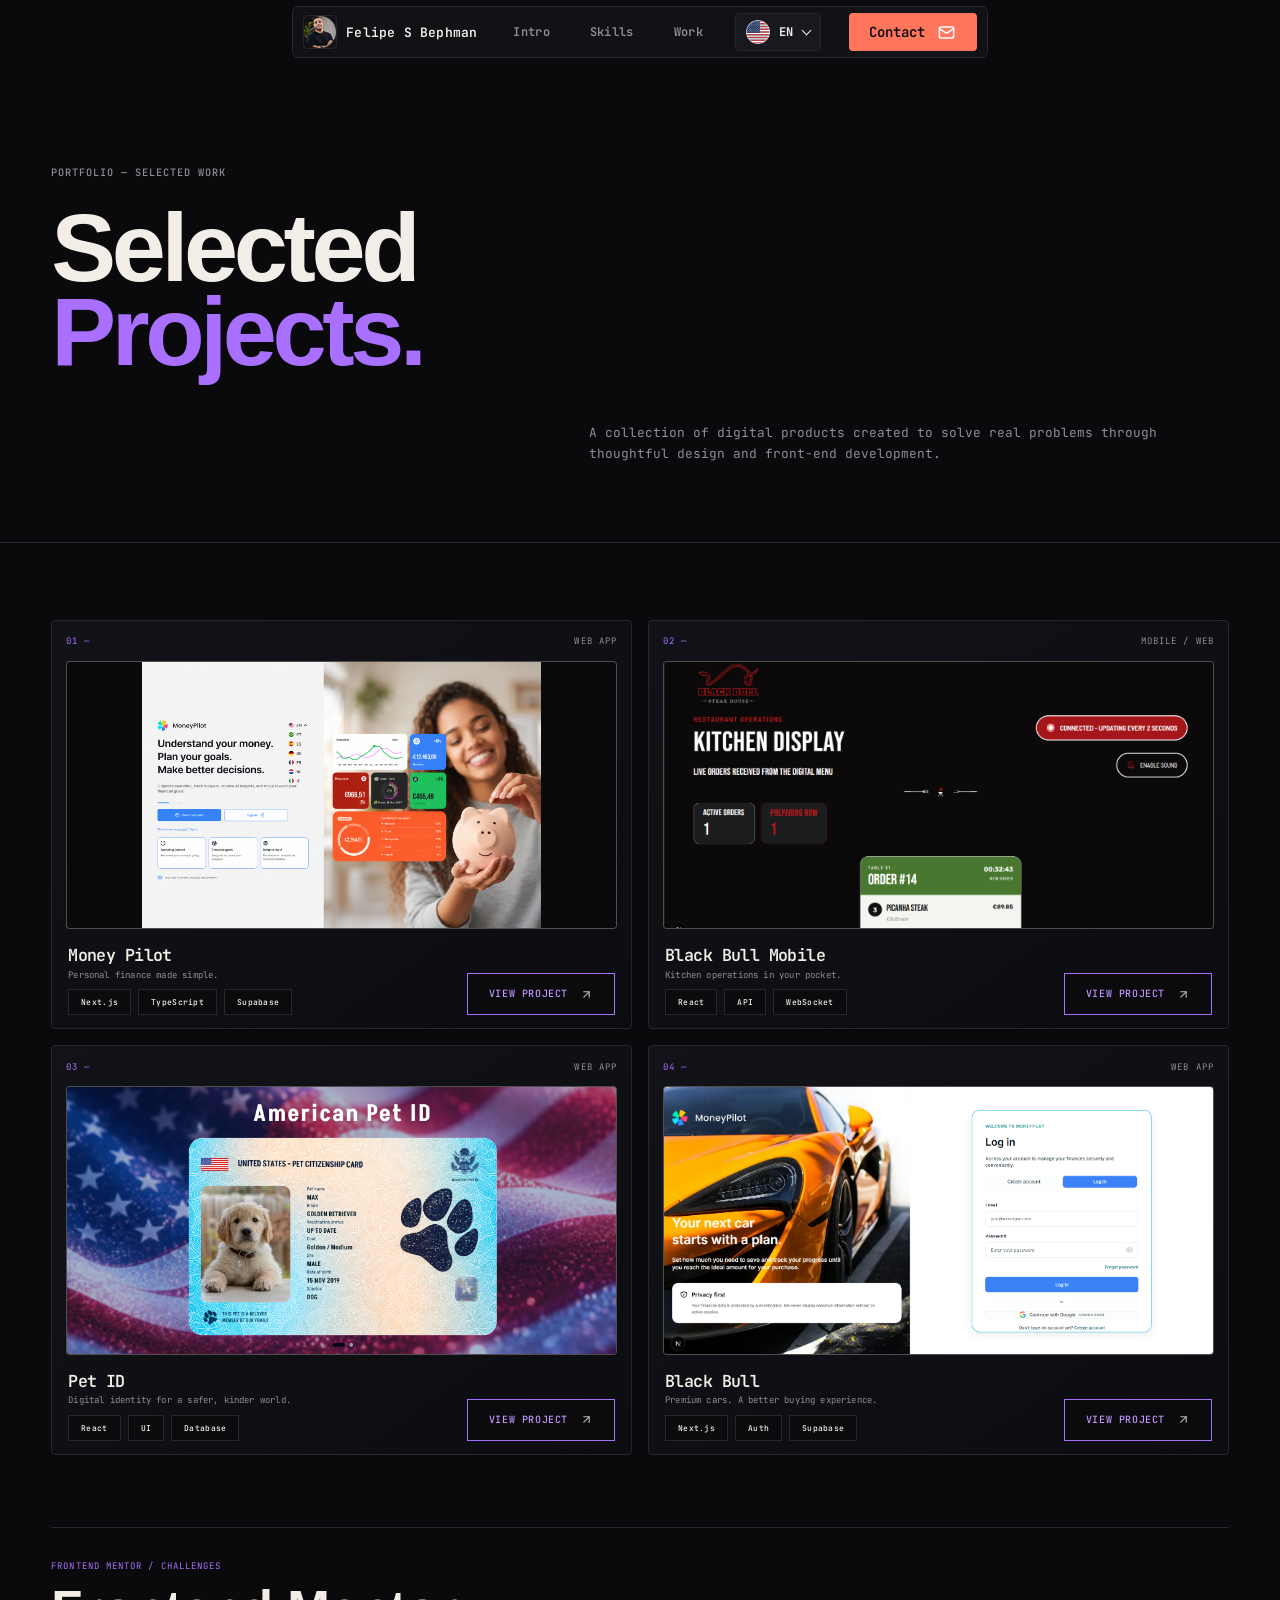
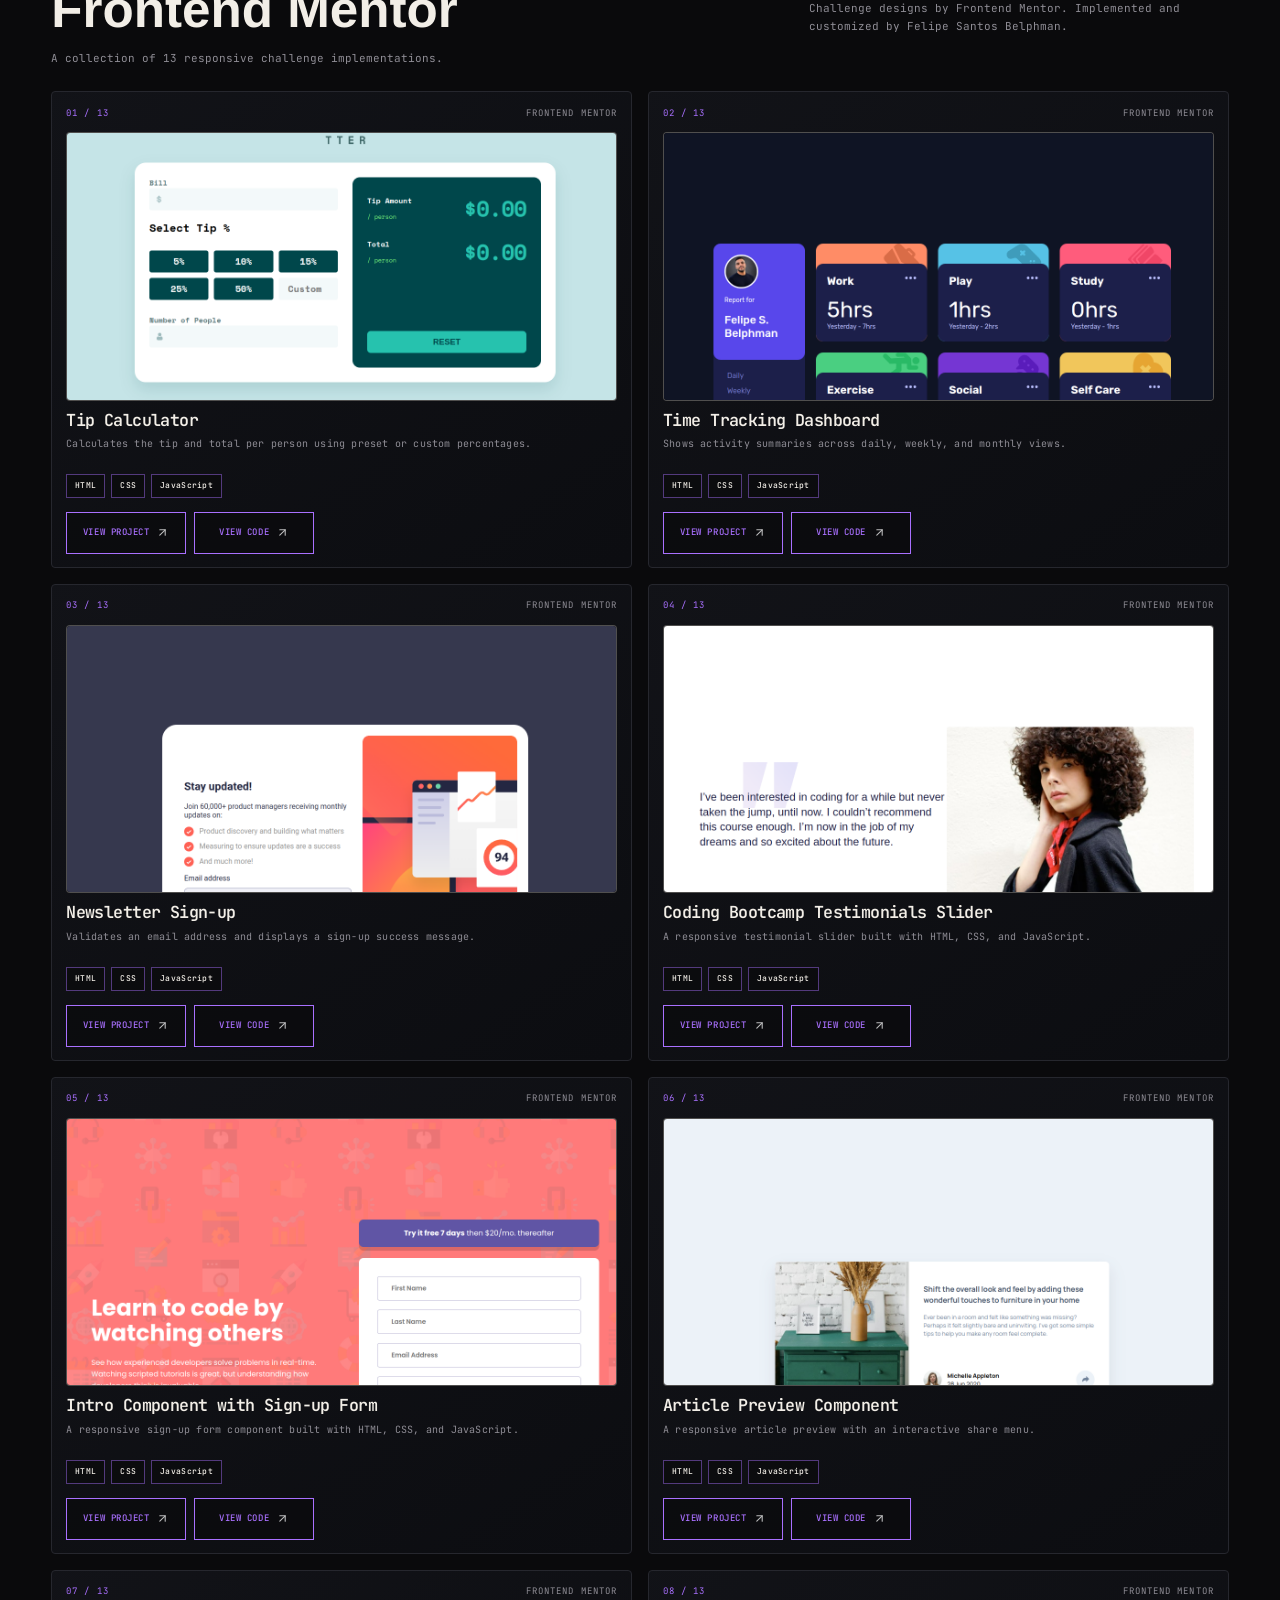
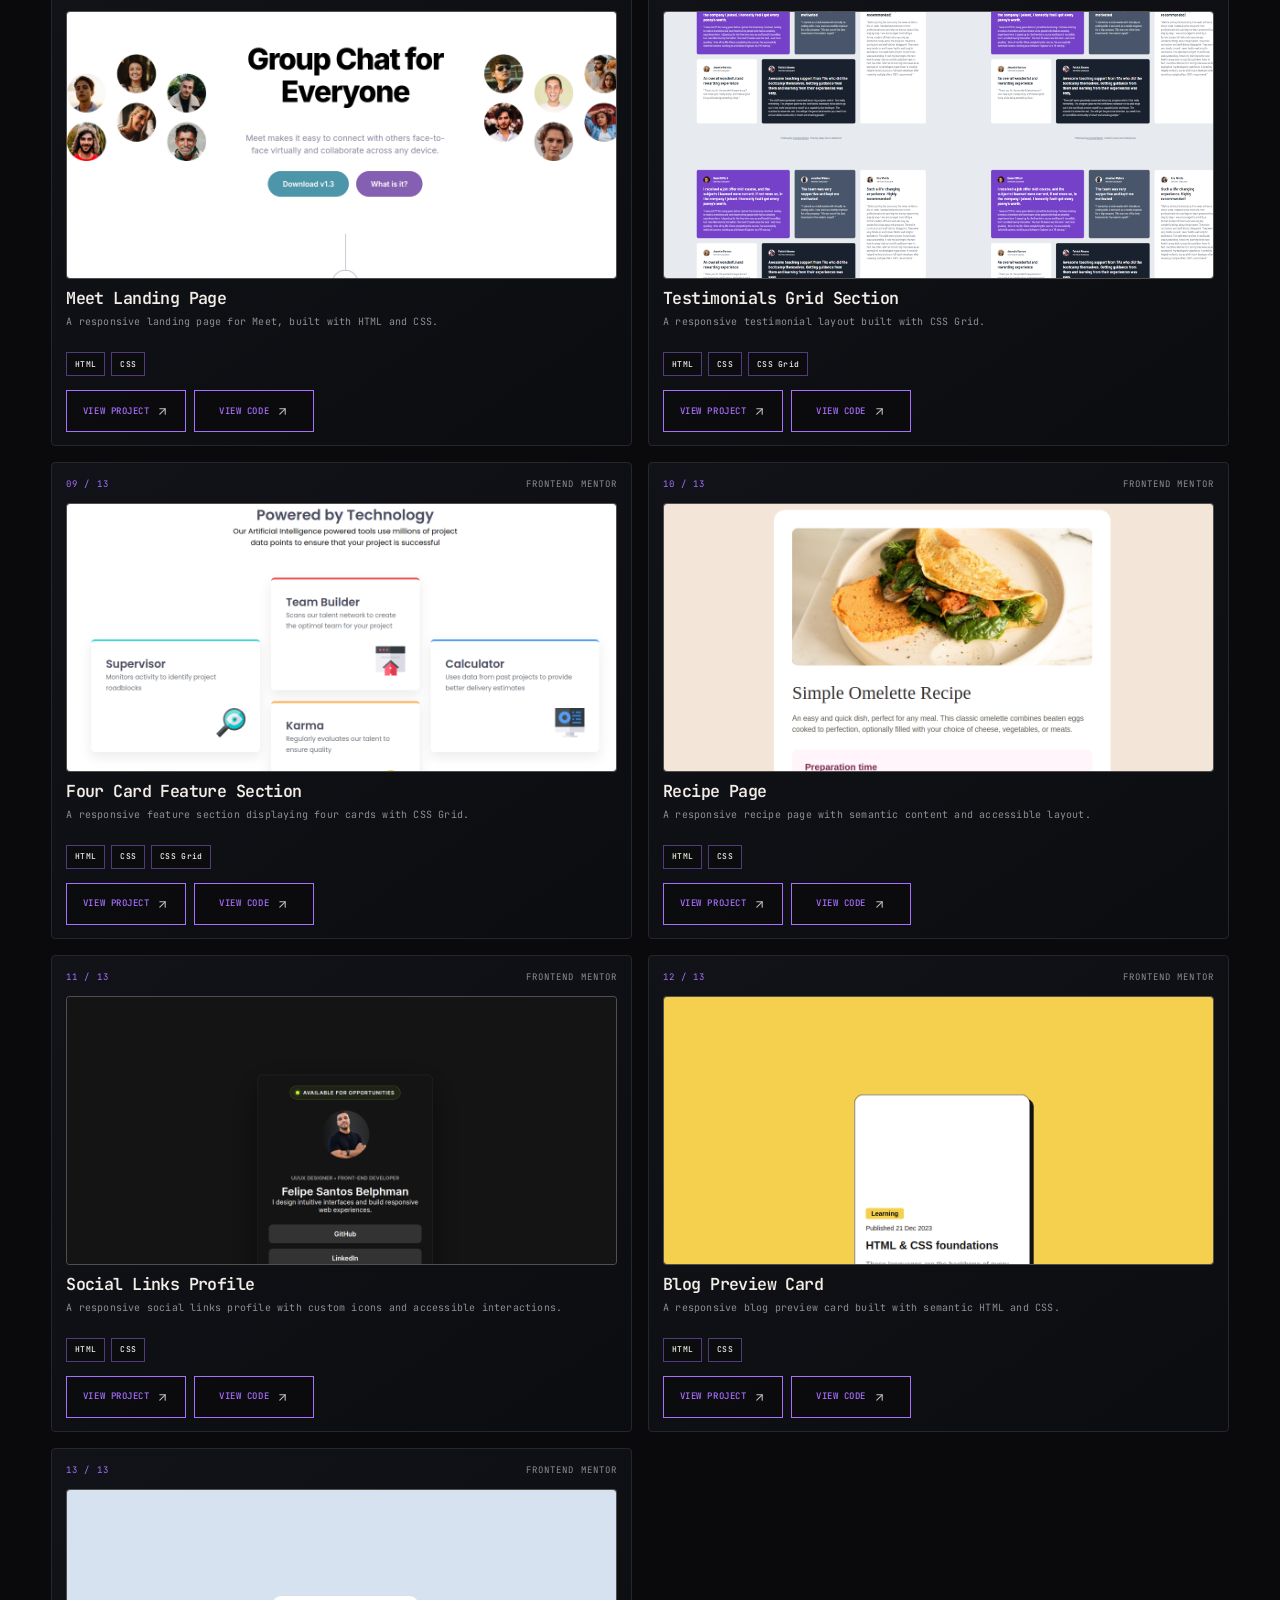
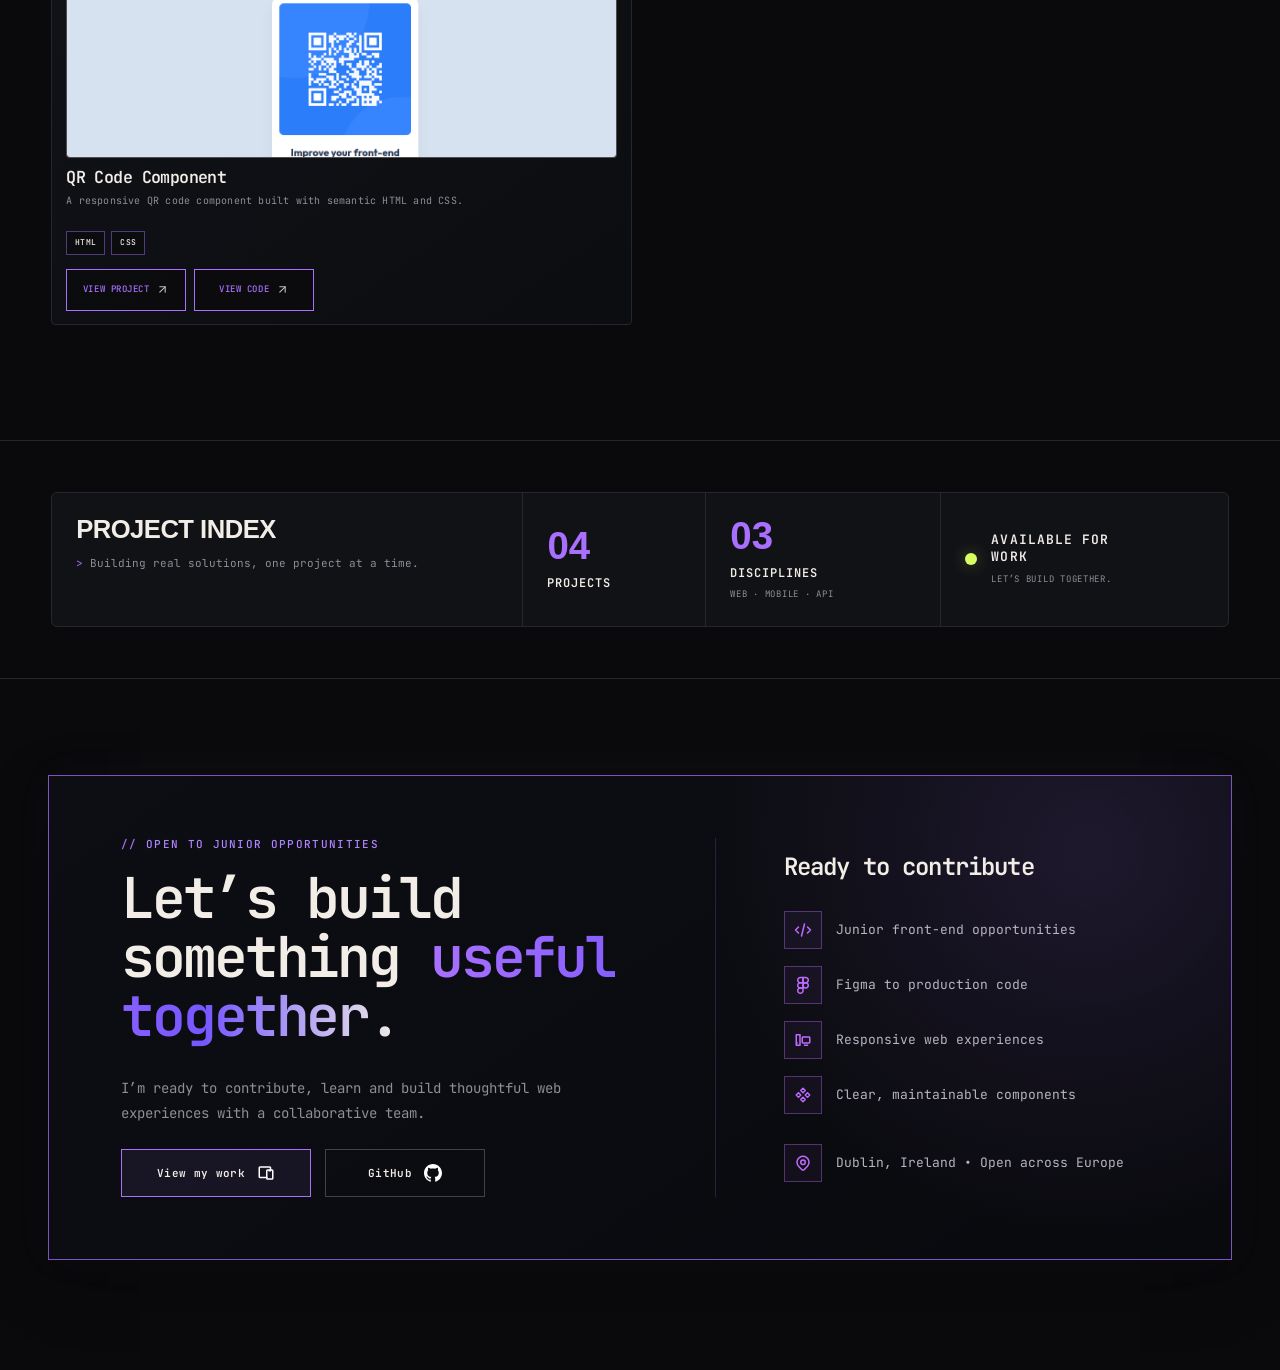
<file: projects.html>
<!DOCTYPE html>
<html lang="en">

<head>
    <meta charset="UTF-8">
    <meta name="viewport" content="width=device-width, initial-scale=1.0">
    <title data-i18n="projectsPage.meta.title">Selected Projects | Felipe S Bephman</title>
    <meta name="description" data-i18n-content="projectsPage.meta.description" content="Explore Felipeâ€™s selected design and front-end development projects.">
    <link href="https://api.fontshare.com/v2/css?f[]=switzer@400,500,600,700&display=swap" rel="stylesheet">
    <link rel="stylesheet" href="styles.css">
    <link rel="stylesheet" href="projects-dev-theme.css">
    <link href="https://fonts.googleapis.com/css2?family=JetBrains+Mono:wght@400;500;600&amp;display=swap" rel="stylesheet">
</head>

<body class="dev-projects">
    <header class="site-header">
        <nav class="navigation" aria-label="Main navigation" data-i18n-aria-label="common.navigation.main">
            <a class="navigation__brand" href="./index.html#home">
                <img src="assets/images/profile-photo.png" alt="Portrait of Felipe S Bephman" data-i18n-alt="common.images.portrait">
                <span>Felipe S Bephman</span>
            </a>
            <button class="navigation__toggle" type="button" aria-label="Open navigation menu" data-i18n-aria-label="common.navigation.open" aria-expanded="false"
                aria-controls="navigation-menu">
                <img src="assets/images/menu-icon.svg" alt="" aria-hidden="true">
            </button>
            <ul class="navigation__menu" id="navigation-menu">
                                <li>
                    <a href="./index.html#home">Intro</a>
                </li>

                <li>
                    <a href="./index.html#skills" data-i18n="nav.skills">Skills</a>
                </li>

                <li>
                    <a href="./index.html#work" data-i18n="nav.work">Work</a>
                </li>

                <li class="language-switcher">
                    <button class="language-switcher__trigger" type="button" aria-label="Select language"
                        data-i18n-aria-label="language.select" aria-haspopup="true" aria-expanded="false"
                        aria-controls="language-menu">
                        <img class="language-switcher__flag" data-language-current-flag
                            src="assets/images/flags/flag-en.svg" alt="" aria-hidden="true">

                        <span class="language-switcher__current" data-language-current>
                            EN
                        </span>

                        <span class="language-switcher__chevron" aria-hidden="true"></span>
                    </button>

                    <div class="language-switcher__menu" id="language-menu" role="menu" aria-hidden="true">
                        <button class="language-switcher__option is-active" type="button" data-language="en"
                            role="menuitem" aria-pressed="true">
                            <span class="language-switcher__option-label">
                                <img class="language-switcher__flag" src="assets/images/flags/flag-en.svg" alt=""
                                    aria-hidden="true">

                                <span>English</span>
                            </span>

                            <span class="language-switcher__option-code">
                                EN
                            </span>
                        </button>

                        <button class="language-switcher__option" type="button" data-language="pt-BR" role="menuitem"
                            aria-pressed="false">
                            <span class="language-switcher__option-label">
                                <img class="language-switcher__flag" src="assets/images/flags/flag-pt-br.svg" alt=""
                                    aria-hidden="true">

                                <span>PortuguÃªs</span>
                            </span>

                            <span class="language-switcher__option-code">
                                PT
                            </span>
                        </button>

                        <button class="language-switcher__option" type="button" data-language="es" role="menuitem"
                            aria-pressed="false">
                            <span class="language-switcher__option-label">
                                <img class="language-switcher__flag" src="assets/images/flags/flag-es.svg" alt=""
                                    aria-hidden="true">

                                <span>EspaÃ±ol</span>
                            </span>

                            <span class="language-switcher__option-code">
                                ES
                            </span>
                        </button>
                    </div>
                </li>
            </ul>
            <button class="navigation__contact" type="button" data-contact-open aria-controls="contact-modal"
                aria-expanded="false">
                <span class="navigation__contact-default" data-i18n="nav.contact">Contact</span>

                <span class="navigation__contact-hover" data-i18n="nav.contactMe">Contact Me</span>

                <img class="navigation__contact-icon navigation__contact-icon--default"
                    src="assets/images/mail-icon.svg" alt="" aria-hidden="true">

                <img class="navigation__contact-icon navigation__contact-icon--hover"
                    src="assets/images/mail-opened-icon.svg" alt="" aria-hidden="true">

                <img class="navigation__contact-icon navigation__contact-icon--whatsapp"
                    src="assets/images/nav-whatsapp-icon.svg" alt="" aria-hidden="true">
            </button>
        </nav>
    </header>
    <main class="project-archive">
        <section class="project-archive__hero" aria-labelledby="project-archive-title">
            <div class="project-archive__container">
                <p class="project-archive__eyebrow" data-i18n="projectsPage.hero.eyebrow">
                    Portfolio â€” Selected work
                </p>

                <h1 class="project-archive__title" id="project-archive-title">
                    <span data-i18n="projectsPage.hero.titleStart">Selected</span>
                    <span data-i18n="projectsPage.hero.titleEnd">Projects.</span>
                </h1>

                <p class="project-archive__description" data-i18n="projectsPage.hero.description">
                    A collection of digital products created to solve real
                    problems through thoughtful design and front-end development.
                </p>
            </div>
        </section>

        <section class="project-archive__work" aria-label="Project collection"
            data-i18n-aria-label="projectsPage.collection.label">
            <div class="projects__container dev-projects__container">
                <div class="projects__grid dev-projects__grid">

                    <article class="project-card dev-project-card">
                        <div class="dev-project-card__meta">
                            <span>01 —</span>
                            <span>WEB APP</span>
                        </div>

                        <div class="project-card__preview">
                            <video
                                class="dev-project-card__video"
                                autoplay
                                muted
                                loop
                                playsinline
                                preload="metadata"
                                poster="assets/images/project-moneypilot.png"
                                aria-label="MoneyPilot interface preview"
                            >
                                <source
                                    src="assets/videos/moneypilot-auth-navigation-slow-loop-1920x864.mp4"
                                    type="video/mp4"
                                >
                            </video>
                        </div>

                        <div class="project-card__footer">
                            <div class="dev-project-card__info">
                                <h2 class="project-card__title">Money Pilot</h2>

                                <p class="dev-project-card__description">
                                    Personal finance made simple.
                                </p>

                                <div class="dev-project-card__stack" aria-label="Technologies used">
                                    <span>Next.js</span>
                                    <span>TypeScript</span>
                                    <span>Supabase</span>
                                </div>
                            </div>

                            <a class="project-card__link" href="./moneypilot.html">
                                <span data-i18n="projects.viewProject">View Project</span>
                                <img src="assets/images/arrow-up-right.svg" alt="" aria-hidden="true">
                            </a>
                        </div>
                    </article>

                    <article class="project-card dev-project-card">
                        <div class="dev-project-card__meta">
                            <span>02 —</span>
                            <span>MOBILE / WEB</span>
                        </div>

                        <div class="project-card__preview">
                            <img
                                src="assets/images/project-black-bull-mobile.png"
                                alt="Black Bull mobile restaurant interface"
                                data-i18n-alt="blackBullMobilePage.images.mobile"
                            >
                        </div>

                        <div class="project-card__footer">
                            <div class="dev-project-card__info">
                                <h2 class="project-card__title">Black Bull Mobile</h2>

                                <p class="dev-project-card__description">
                                    Kitchen operations in your pocket.
                                </p>

                                <div class="dev-project-card__stack" aria-label="Technologies used">
                                    <span>React</span>
                                    <span>API</span>
                                    <span>WebSocket</span>
                                </div>
                            </div>

                            <a class="project-card__link" href="./black-bull-mobile.html">
                                <span data-i18n="projects.viewProject">View Project</span>
                                <img src="assets/images/arrow-up-right.svg" alt="" aria-hidden="true">
                            </a>
                        </div>
                    </article>

                    <article class="project-card dev-project-card">
                        <div class="dev-project-card__meta">
                            <span>03 —</span>
                            <span>WEB APP</span>
                        </div>

                        <div class="project-card__preview">
                            <img
                                src="assets/images/project-pet-id.png"
                                alt="Pet ID digital identification interface"
                                data-i18n-alt="petIdPage.images.interface"
                            >
                        </div>

                        <div class="project-card__footer">
                            <div class="dev-project-card__info">
                                <h2 class="project-card__title">Pet ID</h2>

                                <p class="dev-project-card__description">
                                    Digital identity for a safer, kinder world.
                                </p>

                                <div class="dev-project-card__stack" aria-label="Technologies used">
                                    <span>React</span>
                                    <span>UI</span>
                                    <span>Database</span>
                                </div>
                            </div>

                            <a class="project-card__link" href="./pet-id.html">
                                <span data-i18n="projects.viewProject">View Project</span>
                                <img src="assets/images/arrow-up-right.svg" alt="" aria-hidden="true">
                            </a>
                        </div>
                    </article>

                    <article class="project-card dev-project-card">
                        <div class="dev-project-card__meta">
                            <span>04 —</span>
                            <span>WEB APP</span>
                        </div>

                        <div class="project-card__preview">
                            <img
                                src="assets/images/project-black-bull.png"
                                alt="Black Bull digital restaurant menu interface"
                                data-i18n-alt="blackBullPage.images.interface"
                            >
                        </div>

                        <div class="project-card__footer">
                            <div class="dev-project-card__info">
                                <h2 class="project-card__title">Black Bull</h2>

                                <p class="dev-project-card__description">
                                    Premium cars. A better buying experience.
                                </p>

                                <div class="dev-project-card__stack" aria-label="Technologies used">
                                    <span>Next.js</span>
                                    <span>Auth</span>
                                    <span>Supabase</span>
                                </div>
                            </div>

                            <a class="project-card__link" href="./black-bull.html">
                                <span data-i18n="projects.viewProject">View Project</span>
                                <img src="assets/images/arrow-up-right.svg" alt="" aria-hidden="true">
                            </a>
                        </div>
                    </article>

                </div>

                <section class="dev-projects__mentor" id="frontend-mentor" aria-labelledby="frontend-mentor-title">
                    <header class="dev-projects__mentor-heading">
                        <div>
                            <p class="dev-projects__mentor-eyebrow" data-i18n="frontMentor.eyebrow">
                                FRONTEND MENTOR / CHALLENGES
                            </p>
                            <h2 id="frontend-mentor-title" data-i18n="frontMentor.title">
                                Frontend Mentor
                            </h2>
                        </div>
                        <p class="dev-projects__mentor-credit" data-i18n="frontMentor.credit">
                            Challenge designs by Frontend Mentor. Implemented and customized by Felipe Santos Belphman.
                        </p>
                    </header>
                    <p class="dev-projects__mentor-description" data-i18n="frontMentor.description">
                        A collection of 13 responsive challenge implementations.
                    </p>
                    <div class="projects__grid dev-projects__grid dev-projects__grid--mentor"
                        data-frontend-mentor-grid="all"></div>
                </section>
            </div>
        </section>

        <!-- PROJECT INDEX — START -->
        <section class="project-index" aria-labelledby="project-index-title">
            <div class="project-index__container">

                <div class="project-index__intro">
                    <p class="project-index__eyebrow">
                        Project Index
                    </p>

                    <h2 class="project-index__title" id="project-index-title">
                        Building real solutions, one project at a time.
                    </h2>
                </div>

                <div class="project-index__stat">
                    <strong class="project-index__number">
                        04
                    </strong>

                    <span class="project-index__label">
                        Projects
                    </span>
                </div>

                <div class="project-index__stat">
                    <strong class="project-index__number">
                        03
                    </strong>

                    <span class="project-index__label">
                        Disciplines
                    </span>

                    <small class="project-index__detail">
                        Web · Mobile · API
                    </small>
                </div>

                <div class="project-index__stat project-index__stat--availability">
                    <span class="project-index__status-dot" aria-hidden="true"></span>

                    <div>
                        <strong class="project-index__availability">
                            Available for work
                        </strong>

                        <span class="project-index__detail">
                            Let’s build together.
                        </span>
                    </div>
                </div>

            </div>
        </section>
        <!-- PROJECT INDEX — END -->

    </main>

<footer class="portfolio-terminal project-contact-footer" data-shared-project-footer="true">
<section class="final-cta" id="contact" aria-labelledby="final-cta-title">
            <div class="final-cta__card">
                <div class="final-cta__content">
                    <div class="final-cta__intro">
                        <div class="final-cta__heading">
                            <p class="final-cta__eyebrow" data-i18n="finalCta.eyebrow">
                                OPEN TO JUNIOR OPPORTUNITIES
                            </p>

                            <h2 class="final-cta__title" id="final-cta-title">
                                <span data-i18n="finalCta.titleOne">Let's build something</span>

                                <span class="final-cta__title-accent" data-i18n="finalCta.titleAccent">
                                    useful together.
                                </span>
                            </h2>
                        </div>

                        <div class="final-cta__action">
                            <p class="final-cta__description" data-i18n="finalCta.description">I'm ready to contribute, learn and build thoughtful web experiences with a collaborative team.</p>

                            <div class="final-cta__buttons">
                                <a class="final-cta__button final-cta__button--work" href="./index.html#work">
                                    <span data-i18n="finalCta.viewWork">
                                        View my work
                                    </span>

                                    <img src="assets/images/cta-devices-icon.svg" alt="" aria-hidden="true">
                                </a>

                                <a class="final-cta__button final-cta__button--github"
                                    href="https://github.com/felipesbelphman-web" target="_blank"
                                    rel="noopener noreferrer">
                                    <span>GitHub</span>

                                    <img src="assets/images/github-icon.svg" alt="" aria-hidden="true">
                                </a>
                            </div>
                        </div>
                    </div>

                    <div class="final-cta__opportunities">
                        <h3 class="final-cta__opportunities-title" data-i18n="finalCta.opportunitiesTitle">
                            Ready to contribute
                        </h3>

                        <ul class="final-cta__opportunities-list">
                            <li>
                                <img src="assets/images/cta-opportunity-icon.svg" alt="" aria-hidden="true">

                                <span data-i18n="finalCta.juniorOpportunity">
                                    Junior front-end opportunities
                                </span>
                            </li>

                            <li>
                                <img src="assets/images/cta-figma-icon.svg" alt="" aria-hidden="true">

                                <span data-i18n="finalCta.figmaCode">
                                    Figma to production code
                                </span>
                            </li>

                            <li>
                                <img src="assets/images/cta-responsive-icon.svg" alt="" aria-hidden="true">

                                <span data-i18n="finalCta.responsive">
                                    Responsive web experiences
                                </span>
                            </li>

                            <li>
                                <img src="assets/images/cta-components-icon.svg" alt="" aria-hidden="true">

                                <span data-i18n="finalCta.components">
                                    Clear, maintainable components
                                </span>
                            </li>
                        </ul>

                        <div class="final-cta__location">
                            <img src="assets/images/cta-location-icon.svg" alt="" aria-hidden="true">

                            <p>
                                <strong data-i18n="finalCta.location">
                                    Dublin, Ireland
                                </strong>

                                <span aria-hidden="true">•</span>

                                <strong data-i18n="finalCta.openEurope">
                                    Open across Europe
                                </strong>
                            </p>
                        </div>
                    </div>
                </div>

                <img class="final-cta__gradient" src="assets/images/cta-gradient.svg" alt="" aria-hidden="true">
            </div>
        </section>
</footer>
    <div class="contact-page contact-modal" id="contact-modal" aria-hidden="true">
        <button class="contact-modal__backdrop" type="button" aria-label="Close contact form" data-i18n-aria-label="contact.close"></button>

        <section class="contact-page__panel" aria-labelledby="contact-page-title">
            <button class="contact-page__close" type="button" aria-label="Close contact form" data-i18n-aria-label="contact.close">
                &times;
            </button>

            <header class="contact-page__header">
                <h2 id="contact-page-title" data-i18n="contact.title">
                    Letâ€™s build something useful.
                </h2>

                <p data-i18n="contact.description">
                    Tell me about your project or contact me directly.
                </p>
            </header>

            <div class="contact-page__profile">
                <div class="contact-page__avatar">
                    <img src="assets/images/about-photo.png" alt="Felipe S Belphman">

                    <span class="contact-page__status" aria-label="Available" data-i18n-aria-label="contact.available"></span>
                </div>

                <div class="contact-page__profile-text">
                    <strong>Felipe S Belphman</strong>

                    <a href="mailto:felipesbelphman@gmail.com">
                        felipesbelphman@gmail.com
                    </a>
                </div>
            </div>

            <form class="contact-form" id="contact-form">
                <div class="contact-form__row">
                    <label class="contact-form__field">
                        <span data-i18n="contact.name">Name</span>

                        <input type="text" name="name" placeholder="Name" data-i18n-placeholder="contact.name" autocomplete="name" required>
                    </label>

                    <label class="contact-form__field">
                        <span data-i18n="footer.email">Email</span>

                        <input type="email" name="email" placeholder="Email" data-i18n-placeholder="footer.email" autocomplete="email" required>
                    </label>
                </div>

                <label class="contact-form__field">
                    <span data-i18n="contact.project">Tell me about your project</span>

                    <textarea name="message" rows="5"
                        placeholder="Share a few details â€” goals, ideas, timeline, or anything you think is relevant." data-i18n-placeholder="contact.messagePlaceholder"
                        required></textarea>
                </label>

                <label class="contact-form__field">
                    <span data-i18n="contact.help">How can I help?</span>

                    <select name="helpType" required>
                        <option value="" selected disabled data-i18n="contact.options.prompt">
                            Select an option
                        </option>

                        <option value="front-end-development" data-i18n="contact.options.development">
                            Front-end development
                        </option>

                        <option value="figma-to-code" data-i18n="contact.options.figma">
                            Figma to code
                        </option>

                        <option value="responsive-website" data-i18n="contact.options.responsive">
                            Responsive website
                        </option>

                        <option value="job-opportunity" data-i18n="contact.options.job">
                            Junior job opportunity
                        </option>

                        <option value="other" data-i18n="contact.options.other">
                            Other
                        </option>
                    </select>
                </label>

                <button class="contact-form__submit" type="submit">
                    <img src="assets/images/contact-message-icon.svg" alt="" aria-hidden="true">

                    <span data-i18n="contact.send">Send Message</span>
                </button>

                <a class="contact-form__whatsapp"
                    href="https://wa.me/353896028494?text=Hello%20Felipe%2C%20I%20found%20your%20portfolio%20and%20would%20like%20to%20talk."
                    target="_blank" rel="noopener noreferrer" aria-label="Message Felipe on WhatsApp" data-i18n-aria-label="footer.whatsappLabel">
                    <img src="assets/images/contact-whatsapp-icon.svg" alt="" aria-hidden="true">

                    <span data-i18n="contact.whatsapp">Message on WhatsApp</span>
                </a>

                <p class="contact-form__note" data-i18n="contact.reply">
                    Iâ€™ll reply as soon as possible.
                </p>
            </form>
        </section>
    </div>
    <script src="i18n.js"></script>
    <script src="script.js"></script>
</body>

</html>
</file>
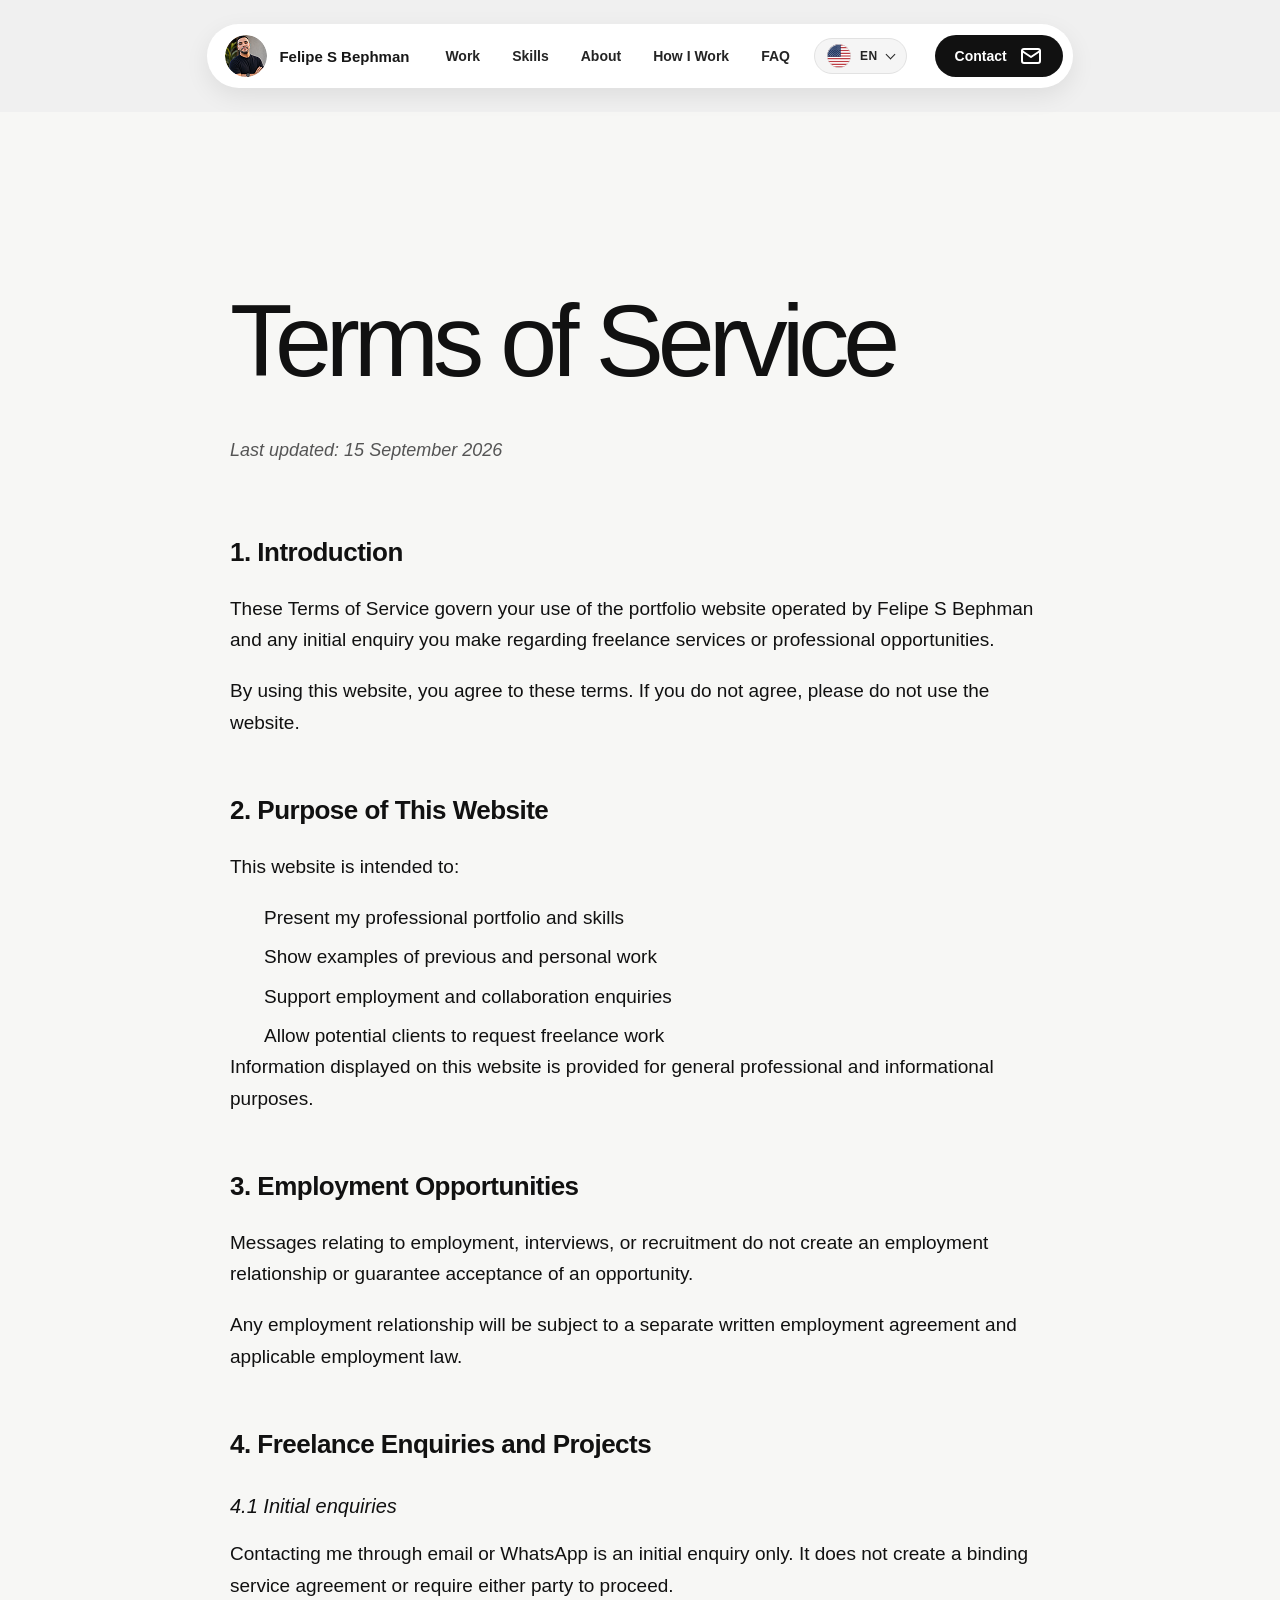
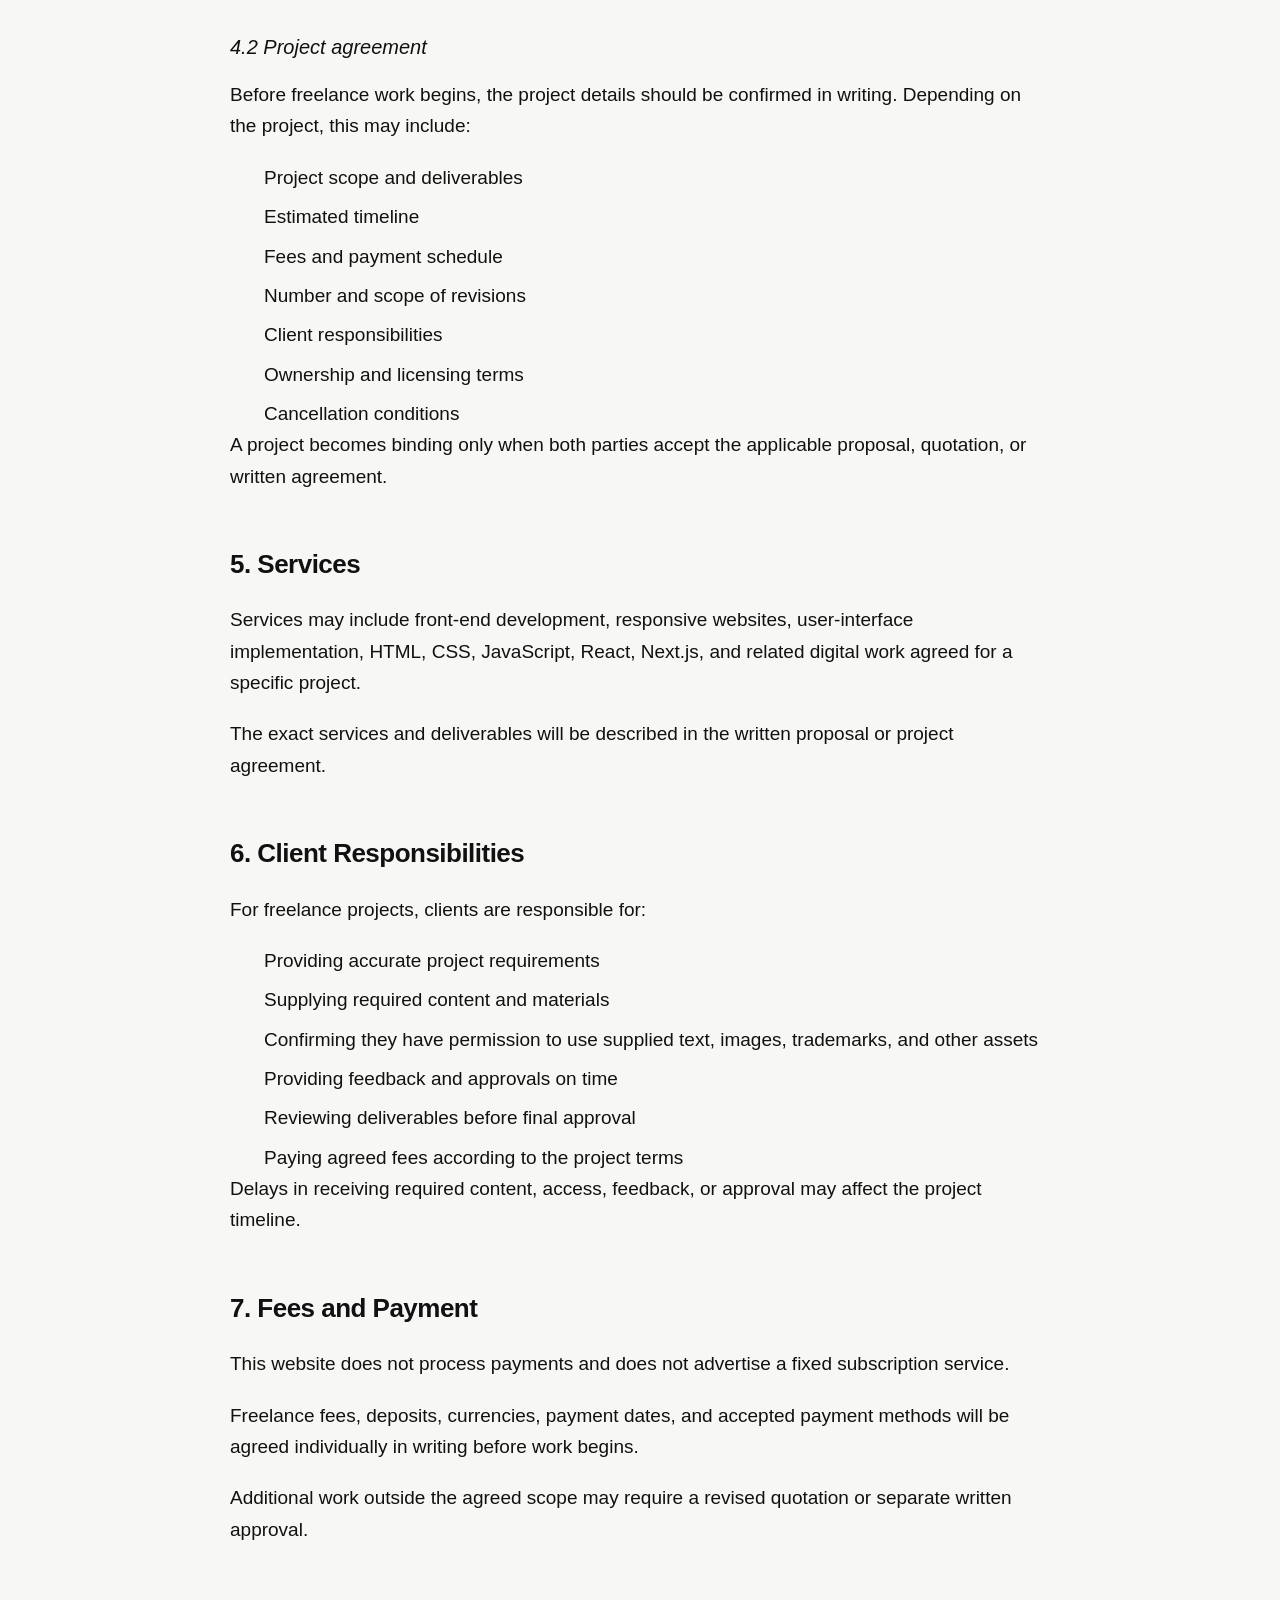
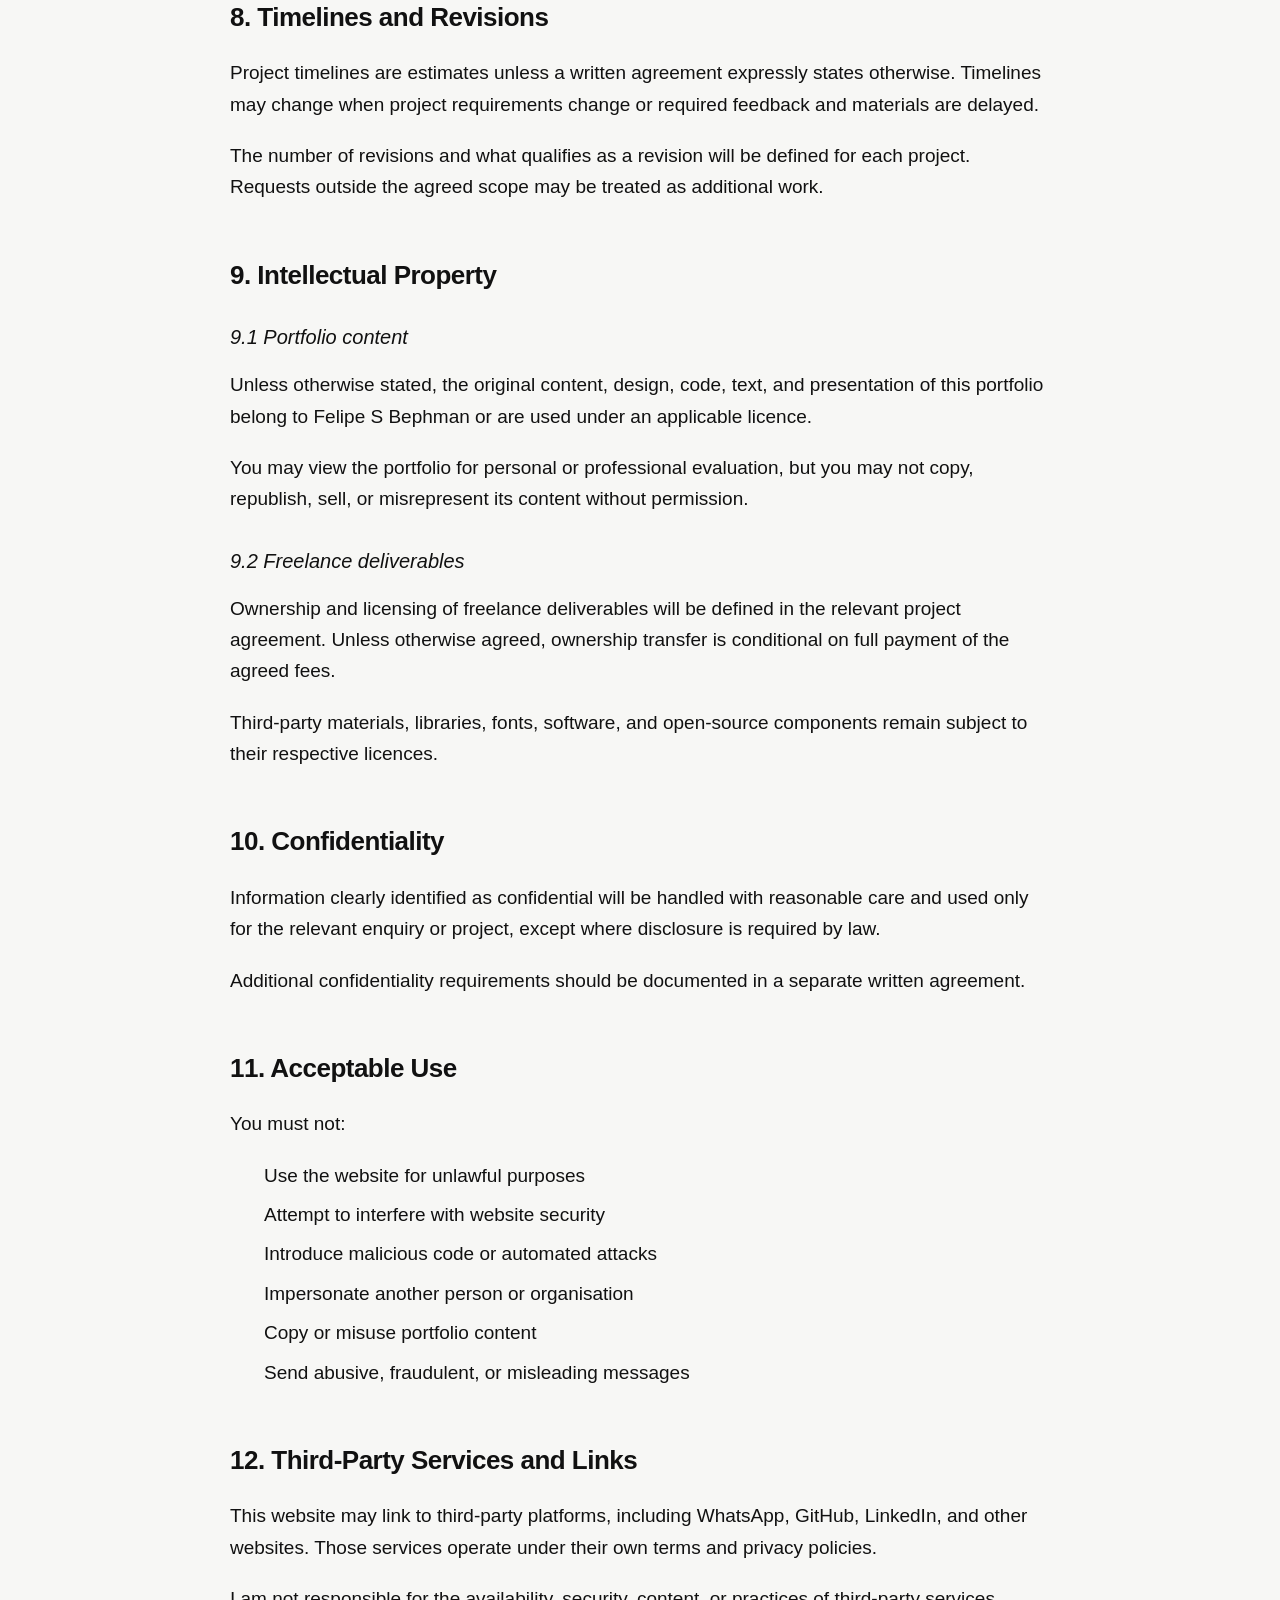
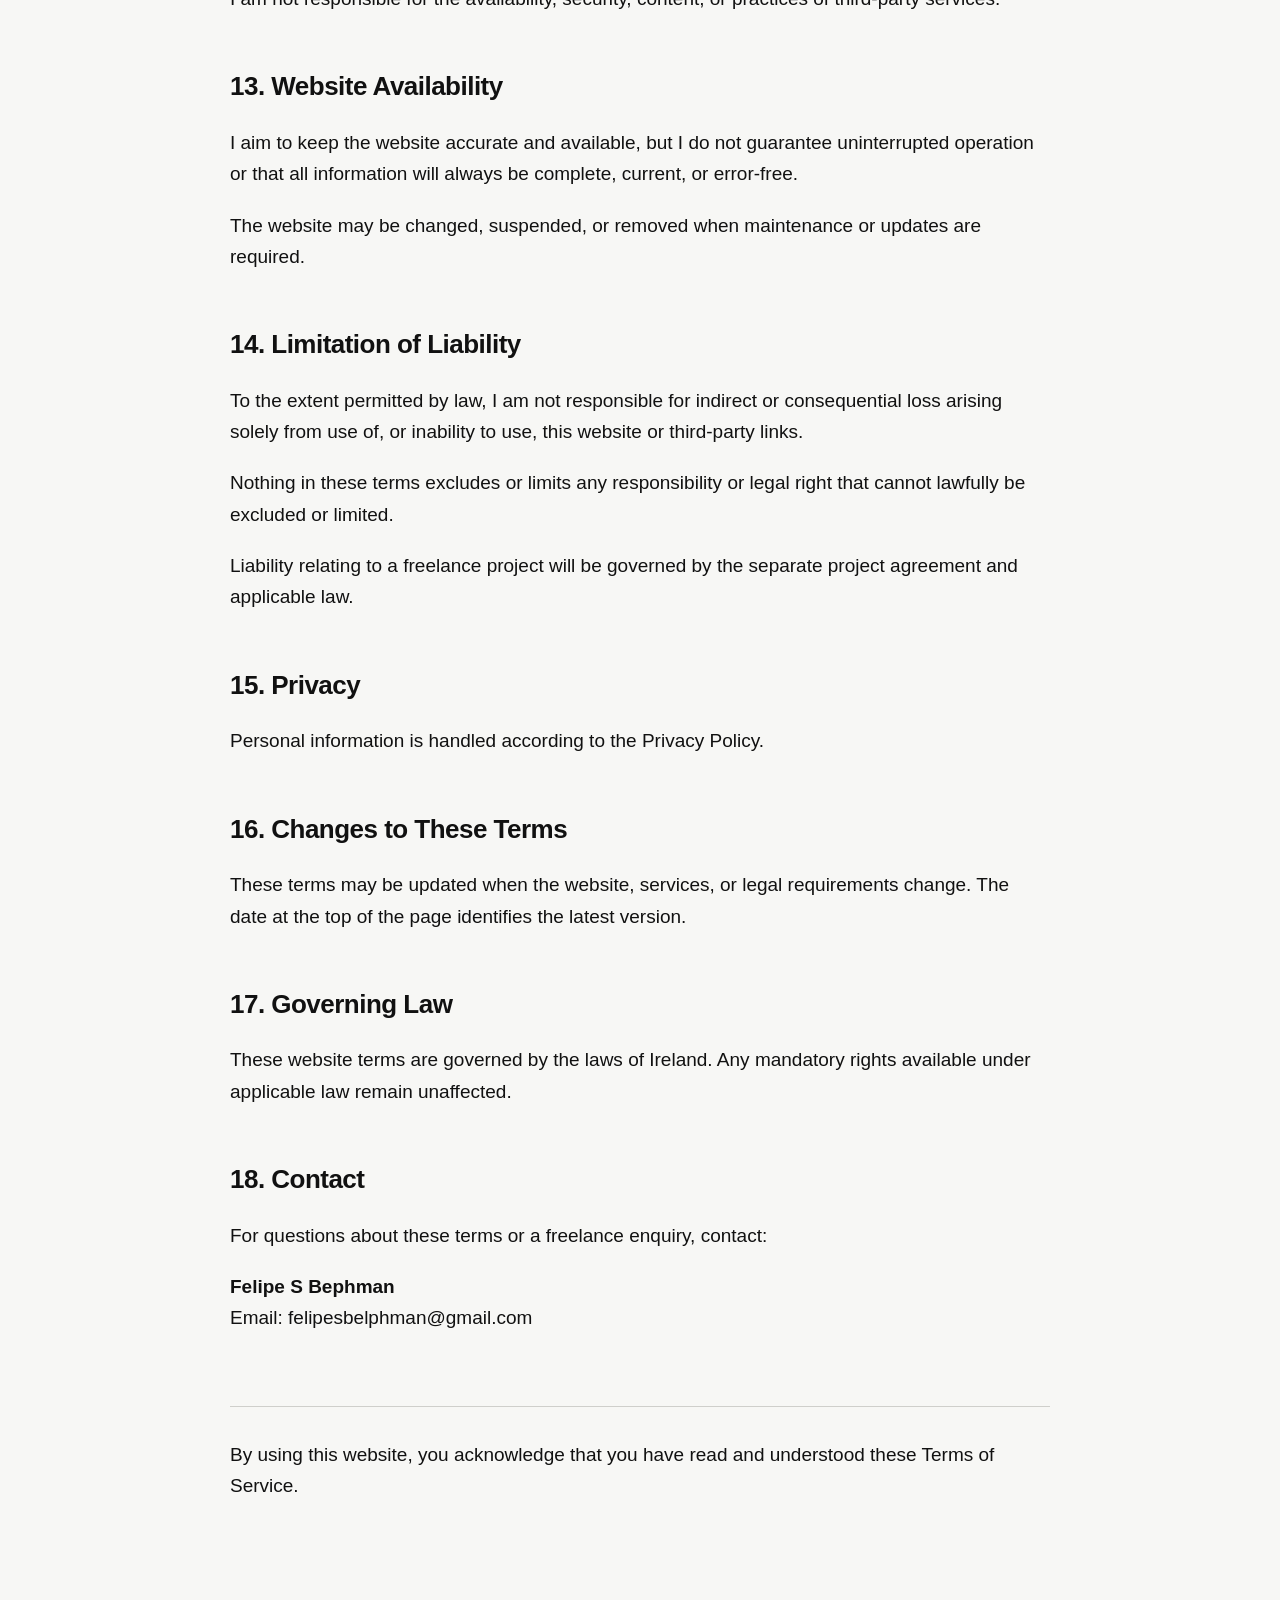
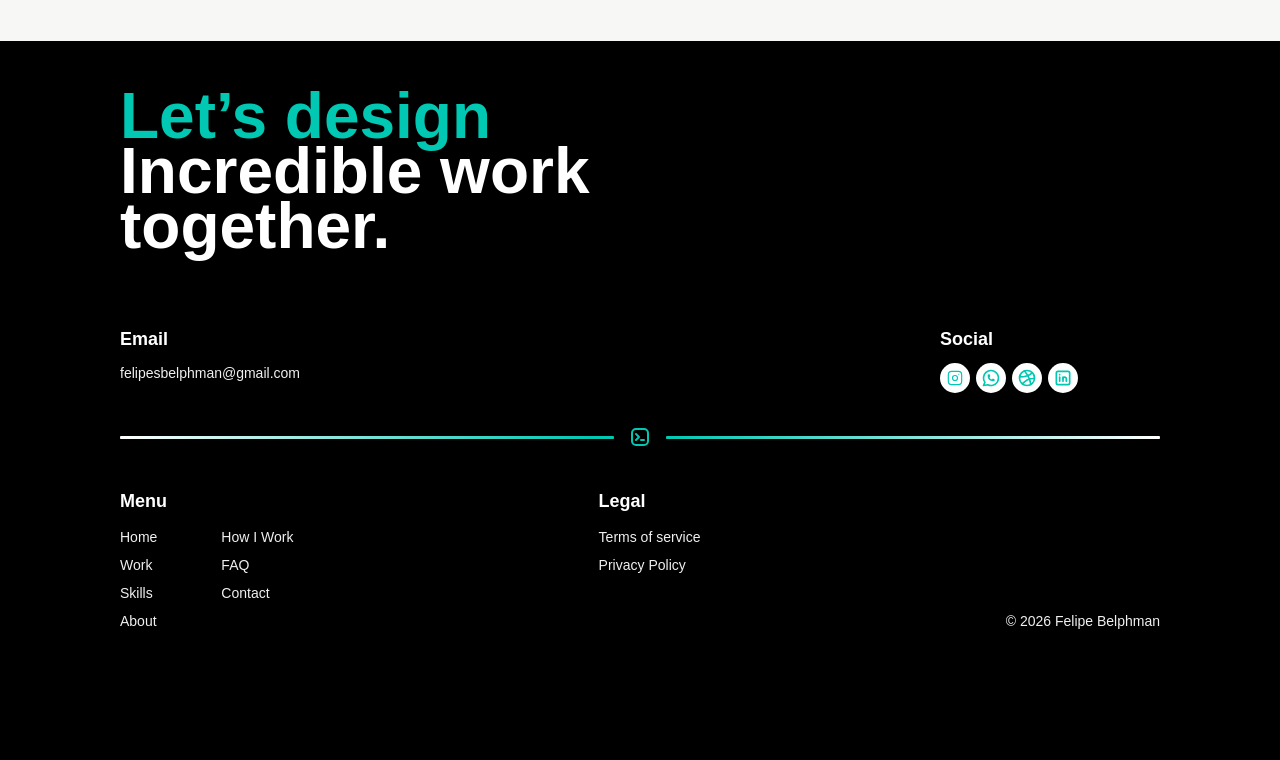
<file: terms-of-service.html>
<!DOCTYPE html>
<html lang="en">

<head>
    <meta charset="UTF-8">
    <meta name="viewport" content="width=device-width, initial-scale=1.0">
    <title data-i18n="termsPage.meta.title">Terms of Service | Felipe S Bephman</title>
    <meta name="description" data-i18n-content="termsPage.meta.description" content="Terms governing the use of Felipe S Bephman’s portfolio and initial professional enquiries.">
    <link href="https://api.fontshare.com/v2/css?f[]=switzer@400,500,600,700&display=swap" rel="stylesheet">
    <link rel="stylesheet" href="styles.css">
</head>

<body>
    <header class="site-header">
        <nav class="navigation" aria-label="Main navigation" data-i18n-aria-label="common.navigation.main">
            <a class="navigation__brand" href="./index.html#home">
                <img src="assets/images/profile-photo.png" alt="Portrait of Felipe S Bephman" data-i18n-alt="common.images.portrait">
                <span>Felipe S Bephman</span>
            </a>
            <button class="navigation__toggle" type="button" aria-label="Open navigation menu" data-i18n-aria-label="common.navigation.open" aria-expanded="false"
                aria-controls="navigation-menu">
                <img src="assets/images/menu-icon.svg" alt="" aria-hidden="true">
            </button>
            <ul class="navigation__menu" id="navigation-menu">
                <li><a href="./index.html#work" data-i18n="nav.work">Work</a></li>
                <li><a href="./index.html#skills" data-i18n="nav.skills">Skills</a></li>
                <li><a href="./index.html#about" data-i18n="nav.about">About</a></li>
                <li><a href="./index.html#how-i-work" data-i18n="nav.howIWork">How I Work</a></li>
                <li><a href="./index.html#faq" data-i18n="nav.faq">FAQ</a></li>
                <li class="language-switcher">
                    <button class="language-switcher__trigger" type="button" aria-label="Select language"
                        data-i18n-aria-label="language.select" aria-haspopup="true" aria-expanded="false"
                        aria-controls="language-menu">
                        <img class="language-switcher__flag" data-language-current-flag
                            src="assets/images/flags/flag-en.svg" alt="" aria-hidden="true">

                        <span class="language-switcher__current" data-language-current>
                            EN
                        </span>

                        <span class="language-switcher__chevron" aria-hidden="true"></span>
                    </button>

                    <div class="language-switcher__menu" id="language-menu" role="menu" aria-hidden="true">
                        <button class="language-switcher__option is-active" type="button" data-language="en"
                            role="menuitem" aria-pressed="true">
                            <span class="language-switcher__option-label">
                                <img class="language-switcher__flag" src="assets/images/flags/flag-en.svg" alt=""
                                    aria-hidden="true">

                                <span>English</span>
                            </span>

                            <span class="language-switcher__option-code">
                                EN
                            </span>
                        </button>

                        <button class="language-switcher__option" type="button" data-language="pt-BR" role="menuitem"
                            aria-pressed="false">
                            <span class="language-switcher__option-label">
                                <img class="language-switcher__flag" src="assets/images/flags/flag-pt-br.svg" alt=""
                                    aria-hidden="true">

                                <span>Português</span>
                            </span>

                            <span class="language-switcher__option-code">
                                PT
                            </span>
                        </button>

                        <button class="language-switcher__option" type="button" data-language="es" role="menuitem"
                            aria-pressed="false">
                            <span class="language-switcher__option-label">
                                <img class="language-switcher__flag" src="assets/images/flags/flag-es.svg" alt=""
                                    aria-hidden="true">

                                <span>Español</span>
                            </span>

                            <span class="language-switcher__option-code">
                                ES
                            </span>
                        </button>
                    </div>
                </li>
            </ul>
            <button class="navigation__contact" type="button" data-contact-open aria-controls="contact-modal"
                aria-expanded="false">
                <span class="navigation__contact-default" data-i18n="nav.contact">Contact</span>

                <span class="navigation__contact-hover" data-i18n="nav.contactMe">Contact Me</span>

                <img class="navigation__contact-icon navigation__contact-icon--default"
                    src="assets/images/mail-icon.svg" alt="" aria-hidden="true">

                <img class="navigation__contact-icon navigation__contact-icon--hover"
                    src="assets/images/mail-opened-icon.svg" alt="" aria-hidden="true">

                <img class="navigation__contact-icon navigation__contact-icon--whatsapp"
                    src="assets/images/nav-whatsapp-icon.svg" alt="" aria-hidden="true">
            </button>
        </nav>
    </header>

    <main class="privacy-page">
        <article class="privacy-policy" aria-labelledby="terms-title">
            <div class="privacy-policy__container">
                <header class="privacy-policy__header">
                    <h1 class="privacy-policy__title" id="terms-title" data-i18n="termsPage.title">
                        Terms of Service
                    </h1>

                    <p class="privacy-policy__updated">
                        <span data-i18n="common.legal.updated">Last updated:</span>
                        <time datetime="2026-09-15" data-i18n="common.legal.date">15 September 2026</time>
                    </p>
                </header>

                <div class="privacy-policy__content">
                    <section>
                        <h2 data-i18n="common.legal.introduction">1. Introduction</h2>

                        <p data-i18n="termsPage.introduction.scope">
                            These Terms of Service govern your use of the
                            portfolio website operated by Felipe S Bephman
                            and any initial enquiry you make regarding
                            freelance services or professional opportunities.
                        </p>

                        <p data-i18n="termsPage.introduction.acceptance">
                            By using this website, you agree to these terms.
                            If you do not agree, please do not use the website.
                        </p>
                    </section>

                    <section>
                        <h2 data-i18n="termsPage.purpose.title">2. Purpose of This Website</h2>

                        <p data-i18n="termsPage.purpose.intro">This website is intended to:</p>

                        <ul>
                            <li data-i18n="termsPage.purpose.portfolio">Present my professional portfolio and skills</li>
                            <li data-i18n="termsPage.purpose.examples">Show examples of previous and personal work</li>
                            <li data-i18n="termsPage.purpose.enquiries">Support employment and collaboration enquiries</li>
                            <li data-i18n="termsPage.purpose.freelance">Allow potential clients to request freelance work</li>
                        </ul>

                        <p data-i18n="termsPage.purpose.information">
                            Information displayed on this website is provided
                            for general professional and informational purposes.
                        </p>
                    </section>

                    <section>
                        <h2 data-i18n="termsPage.employment.title">3. Employment Opportunities</h2>

                        <p data-i18n="termsPage.employment.enquiries">
                            Messages relating to employment, interviews, or
                            recruitment do not create an employment relationship
                            or guarantee acceptance of an opportunity.
                        </p>

                        <p data-i18n="termsPage.employment.agreement">
                            Any employment relationship will be subject to a
                            separate written employment agreement and applicable
                            employment law.
                        </p>
                    </section>

                    <section>
                        <h2 data-i18n="termsPage.freelance.title">4. Freelance Enquiries and Projects</h2>

                        <h3 data-i18n="termsPage.freelance.enquiryTitle">4.1 Initial enquiries</h3>

                        <p data-i18n="termsPage.freelance.enquiry">
                            Contacting me through email or WhatsApp is an initial
                            enquiry only. It does not create a binding service
                            agreement or require either party to proceed.
                        </p>

                        <h3 data-i18n="termsPage.freelance.agreementTitle">4.2 Project agreement</h3>

                        <p data-i18n="termsPage.freelance.agreementIntro">
                            Before freelance work begins, the project details
                            should be confirmed in writing. Depending on the
                            project, this may include:
                        </p>

                        <ul>
                            <li data-i18n="termsPage.freelance.scope">Project scope and deliverables</li>
                            <li data-i18n="termsPage.freelance.timeline">Estimated timeline</li>
                            <li data-i18n="termsPage.freelance.fees">Fees and payment schedule</li>
                            <li data-i18n="termsPage.freelance.revisions">Number and scope of revisions</li>
                            <li data-i18n="termsPage.freelance.responsibilities">Client responsibilities</li>
                            <li data-i18n="termsPage.freelance.ownership">Ownership and licensing terms</li>
                            <li data-i18n="termsPage.freelance.cancellation">Cancellation conditions</li>
                        </ul>

                        <p data-i18n="termsPage.freelance.binding">
                            A project becomes binding only when both parties
                            accept the applicable proposal, quotation, or
                            written agreement.
                        </p>
                    </section>

                    <section>
                        <h2 data-i18n="termsPage.services.title">5. Services</h2>

                        <p data-i18n="termsPage.services.scope">
                            Services may include front-end development,
                            responsive websites, user-interface implementation,
                            HTML, CSS, JavaScript, React, Next.js, and related
                            digital work agreed for a specific project.
                        </p>

                        <p data-i18n="termsPage.services.deliverables">
                            The exact services and deliverables will be described
                            in the written proposal or project agreement.
                        </p>
                    </section>

                    <section>
                        <h2 data-i18n="termsPage.client.title">6. Client Responsibilities</h2>

                        <p data-i18n="termsPage.client.intro">For freelance projects, clients are responsible for:</p>

                        <ul>
                            <li data-i18n="termsPage.client.requirements">Providing accurate project requirements</li>
                            <li data-i18n="termsPage.client.materials">Supplying required content and materials</li>
                            <li data-i18n="termsPage.client.permissions">
                                Confirming they have permission to use supplied
                                text, images, trademarks, and other assets
                            </li>
                            <li data-i18n="termsPage.client.feedback">Providing feedback and approvals on time</li>
                            <li data-i18n="termsPage.client.review">Reviewing deliverables before final approval</li>
                            <li data-i18n="termsPage.client.payment">Paying agreed fees according to the project terms</li>
                        </ul>

                        <p data-i18n="termsPage.client.delays">
                            Delays in receiving required content, access,
                            feedback, or approval may affect the project timeline.
                        </p>
                    </section>

                    <section>
                        <h2 data-i18n="termsPage.payment.title">7. Fees and Payment</h2>

                        <p data-i18n="termsPage.payment.website">
                            This website does not process payments and does not
                            advertise a fixed subscription service.
                        </p>

                        <p data-i18n="termsPage.payment.agreement">
                            Freelance fees, deposits, currencies, payment dates,
                            and accepted payment methods will be agreed
                            individually in writing before work begins.
                        </p>

                        <p data-i18n="termsPage.payment.additional">
                            Additional work outside the agreed scope may require
                            a revised quotation or separate written approval.
                        </p>
                    </section>

                    <section>
                        <h2 data-i18n="termsPage.timelines.title">8. Timelines and Revisions</h2>

                        <p data-i18n="termsPage.timelines.estimates">
                            Project timelines are estimates unless a written
                            agreement expressly states otherwise. Timelines may
                            change when project requirements change or required
                            feedback and materials are delayed.
                        </p>

                        <p data-i18n="termsPage.timelines.revisions">
                            The number of revisions and what qualifies as a
                            revision will be defined for each project. Requests
                            outside the agreed scope may be treated as additional
                            work.
                        </p>
                    </section>

                    <section>
                        <h2 data-i18n="termsPage.property.title">9. Intellectual Property</h2>

                        <h3 data-i18n="termsPage.property.portfolioTitle">9.1 Portfolio content</h3>

                        <p data-i18n="termsPage.property.portfolio">
                            Unless otherwise stated, the original content,
                            design, code, text, and presentation of this
                            portfolio belong to Felipe S Bephman or are used
                            under an applicable licence.
                        </p>

                        <p data-i18n="termsPage.property.permission">
                            You may view the portfolio for personal or
                            professional evaluation, but you may not copy,
                            republish, sell, or misrepresent its content
                            without permission.
                        </p>

                        <h3 data-i18n="termsPage.property.deliverablesTitle">9.2 Freelance deliverables</h3>

                        <p data-i18n="termsPage.property.deliverables">
                            Ownership and licensing of freelance deliverables
                            will be defined in the relevant project agreement.
                            Unless otherwise agreed, ownership transfer is
                            conditional on full payment of the agreed fees.
                        </p>

                        <p data-i18n="termsPage.property.thirdParty">
                            Third-party materials, libraries, fonts, software,
                            and open-source components remain subject to their
                            respective licences.
                        </p>
                    </section>

                    <section>
                        <h2 data-i18n="termsPage.confidentiality.title">10. Confidentiality</h2>

                        <p data-i18n="termsPage.confidentiality.care">
                            Information clearly identified as confidential will
                            be handled with reasonable care and used only for the
                            relevant enquiry or project, except where disclosure
                            is required by law.
                        </p>

                        <p data-i18n="termsPage.confidentiality.agreement">
                            Additional confidentiality requirements should be
                            documented in a separate written agreement.
                        </p>
                    </section>

                    <section>
                        <h2 data-i18n="termsPage.acceptable.title">11. Acceptable Use</h2>

                        <p data-i18n="termsPage.acceptable.intro">You must not:</p>

                        <ul>
                            <li data-i18n="termsPage.acceptable.unlawful">Use the website for unlawful purposes</li>
                            <li data-i18n="termsPage.acceptable.security">Attempt to interfere with website security</li>
                            <li data-i18n="termsPage.acceptable.malicious">Introduce malicious code or automated attacks</li>
                            <li data-i18n="termsPage.acceptable.impersonation">Impersonate another person or organisation</li>
                            <li data-i18n="termsPage.acceptable.content">Copy or misuse portfolio content</li>
                            <li data-i18n="termsPage.acceptable.messages">Send abusive, fraudulent, or misleading messages</li>
                        </ul>
                    </section>

                    <section>
                        <h2 data-i18n="termsPage.thirdParty.title">12. Third-Party Services and Links</h2>

                        <p data-i18n="termsPage.thirdParty.services">
                            This website may link to third-party platforms,
                            including WhatsApp, GitHub, LinkedIn, and other
                            websites. Those services operate under their own
                            terms and privacy policies.
                        </p>

                        <p data-i18n="termsPage.thirdParty.responsibility">
                            I am not responsible for the availability, security,
                            content, or practices of third-party services.
                        </p>
                    </section>

                    <section>
                        <h2 data-i18n="termsPage.availability.title">13. Website Availability</h2>

                        <p data-i18n="termsPage.availability.accuracy">
                            I aim to keep the website accurate and available,
                            but I do not guarantee uninterrupted operation or
                            that all information will always be complete,
                            current, or error-free.
                        </p>

                        <p data-i18n="termsPage.availability.maintenance">
                            The website may be changed, suspended, or removed
                            when maintenance or updates are required.
                        </p>
                    </section>

                    <section>
                        <h2 data-i18n="termsPage.liability.title">14. Limitation of Liability</h2>

                        <p data-i18n="termsPage.liability.indirect">
                            To the extent permitted by law, I am not responsible
                            for indirect or consequential loss arising solely
                            from use of, or inability to use, this website or
                            third-party links.
                        </p>

                        <p data-i18n="termsPage.liability.rights">
                            Nothing in these terms excludes or limits any
                            responsibility or legal right that cannot lawfully
                            be excluded or limited.
                        </p>

                        <p data-i18n="termsPage.liability.projects">
                            Liability relating to a freelance project will be
                            governed by the separate project agreement and
                            applicable law.
                        </p>
                    </section>

                    <section>
                        <h2 data-i18n="termsPage.privacy.title">15. Privacy</h2>

                        <p>
                            <span data-i18n="termsPage.privacy.description">Personal information is handled according to the</span>
                            <a href="./privacy-policy.html" data-i18n="footer.privacy">Privacy Policy</a>.
                        </p>
                    </section>

                    <section>
                        <h2 data-i18n="termsPage.changes.title">16. Changes to These Terms</h2>

                        <p data-i18n="termsPage.changes.description">
                            These terms may be updated when the website,
                            services, or legal requirements change. The date
                            at the top of the page identifies the latest version.
                        </p>
                    </section>

                    <section>
                        <h2 data-i18n="termsPage.law.title">17. Governing Law</h2>

                        <p data-i18n="termsPage.law.description">
                            These website terms are governed by the laws of
                            Ireland. Any mandatory rights available under
                            applicable law remain unaffected.
                        </p>
                    </section>

                    <section>
                        <h2 data-i18n="termsPage.contact.title">18. Contact</h2>

                        <p data-i18n="termsPage.contact.description">
                            For questions about these terms or a freelance
                            enquiry, contact:
                        </p>

                        <address>
                            <strong>Felipe S Bephman</strong><br>
                            <span data-i18n="common.legal.email">Email:</span>
                            <a href="mailto:felipesbelphman@gmail.com">
                                felipesbelphman@gmail.com
                            </a>
                        </address>
                    </section>

                    <p class="privacy-policy__notice" data-i18n="termsPage.notice">
                        By using this website, you acknowledge that you have
                        read and understood these Terms of Service.
                    </p>
                </div>
            </div>
        </article>
    </main>

    <footer class="site-footer">
        <div class="site-footer__container">
            <h2 class="site-footer__title">
                <span data-i18n="footer.titleOne">Let’s design</span>
                <span data-i18n="footer.titleTwo">Incredible work together.</span>
            </h2>

            <div class="site-footer__contact">
                <div class="site-footer__email">
                    <h3 data-i18n="footer.email">Email</h3>

                    <a href="mailto:felipesbelphman@gmail.com">
                        felipesbelphman@gmail.com
                    </a>
                </div>

                <div class="site-footer__social">
                    <h3 data-i18n="footer.social">Social</h3>

                    <div class="site-footer__social-links">
                        <a href="#" aria-label="Instagram">
                            <img src="assets/images/footer-instagram-icon.svg" alt="" aria-hidden="true">
                        </a>

                        <a href="https://wa.me/353896028494?text=Hello%20Felipe%2C%20I%20found%20your%20portfolio%20and%20would%20like%20to%20talk."
                            target="_blank" rel="noopener noreferrer" aria-label="Message Felipe on WhatsApp" data-i18n-aria-label="footer.whatsappLabel">
                            <img src="assets/images/footer-whatsapp-icon.svg" alt="" aria-hidden="true">
                        </a>

                        <a href="#" aria-label="Dribbble">
                            <img src="assets/images/footer-dribbble-icon.svg" alt="" aria-hidden="true">
                        </a>

                        <a href="#" aria-label="LinkedIn">
                            <img src="assets/images/footer-linkedin-icon.svg" alt="" aria-hidden="true">
                        </a>
                    </div>
                </div>
            </div>

            <div class="site-footer__divider">
                <img class="site-footer__divider-line" src="assets/images/footer-line-left.svg" alt=""
                    aria-hidden="true">

                <img class="site-footer__divider-icon" src="assets/images/footer-brand-icon.svg" alt=""
                    aria-hidden="true">

                <img class="site-footer__divider-line" src="assets/images/footer-line-right.svg" alt=""
                    aria-hidden="true">
            </div>

            <div class="site-footer__bottom">
                <nav class="site-footer__menu" aria-label="Footer navigation" data-i18n-aria-label="footer.navigationLabel">
                    <h3 data-i18n="footer.menu">Menu</h3>

                    <div class="site-footer__menu-links">
                        <div>
                            <a href="./index.html#home" data-i18n="nav.home">Home</a>
                            <a href="./index.html#work" data-i18n="nav.work">Work</a>
                            <a href="./index.html#skills" data-i18n="nav.skills">Skills</a>
                            <a href="./index.html#about" data-i18n="nav.about">About</a>
                        </div>

                        <div>
                            <a href="./index.html#how-i-work" data-i18n="nav.howIWork">How I Work</a>
                            <a href="./index.html#faq" data-i18n="nav.faq">FAQ</a>
                            <a href="./index.html#contact" data-i18n="nav.contact">Contact</a>
                        </div>
                    </div>
                </nav>

                <div class="site-footer__legal">
                    <h3 data-i18n="footer.legal">Legal</h3>

                    <div class="site-footer__legal-links">
                        <a href="./terms-of-service.html" data-i18n="footer.terms">Terms of service</a>
                        <a href="./privacy-policy.html" data-i18n="footer.privacy">Privacy Policy</a>
                    </div>
                </div>

                <p class="site-footer__copyright">
                    © 2026 Felipe Belphman
                </p>
            </div>
        </div>
    </footer>
    <div class="contact-page contact-modal" id="contact-modal" aria-hidden="true">
        <button class="contact-modal__backdrop" type="button" aria-label="Close contact form" data-i18n-aria-label="contact.close"></button>

        <section class="contact-page__panel" aria-labelledby="contact-page-title">
            <button class="contact-page__close" type="button" aria-label="Close contact form" data-i18n-aria-label="contact.close">
                &times;
            </button>

            <header class="contact-page__header">
                <h2 id="contact-page-title" data-i18n="contact.title">
                    Let’s build something useful.
                </h2>

                <p data-i18n="contact.description">
                    Tell me about your project or contact me directly.
                </p>
            </header>

            <div class="contact-page__profile">
                <div class="contact-page__avatar">
                    <img src="assets/images/about-photo.png" alt="Felipe S Belphman">

                    <span class="contact-page__status" aria-label="Available" data-i18n-aria-label="contact.available"></span>
                </div>

                <div class="contact-page__profile-text">
                    <strong>Felipe S Belphman</strong>

                    <a href="mailto:felipesbelphman@gmail.com">
                        felipesbelphman@gmail.com
                    </a>
                </div>
            </div>

            <form class="contact-form" id="contact-form">
                <div class="contact-form__row">
                    <label class="contact-form__field">
                        <span data-i18n="contact.name">Name</span>

                        <input type="text" name="name" placeholder="Name" data-i18n-placeholder="contact.name" autocomplete="name" required>
                    </label>

                    <label class="contact-form__field">
                        <span data-i18n="footer.email">Email</span>

                        <input type="email" name="email" placeholder="Email" data-i18n-placeholder="footer.email" autocomplete="email" required>
                    </label>
                </div>

                <label class="contact-form__field">
                    <span data-i18n="contact.project">Tell me about your project</span>

                    <textarea name="message" rows="5"
                        placeholder="Share a few details — goals, ideas, timeline, or anything you think is relevant." data-i18n-placeholder="contact.messagePlaceholder"
                        required></textarea>
                </label>

                <label class="contact-form__field">
                    <span data-i18n="contact.help">How can I help?</span>

                    <select name="helpType" required>
                        <option value="" selected disabled data-i18n="contact.options.prompt">
                            Select an option
                        </option>

                        <option value="front-end-development" data-i18n="contact.options.development">
                            Front-end development
                        </option>

                        <option value="figma-to-code" data-i18n="contact.options.figma">
                            Figma to code
                        </option>

                        <option value="responsive-website" data-i18n="contact.options.responsive">
                            Responsive website
                        </option>

                        <option value="job-opportunity" data-i18n="contact.options.job">
                            Junior job opportunity
                        </option>

                        <option value="other" data-i18n="contact.options.other">
                            Other
                        </option>
                    </select>
                </label>

                <button class="contact-form__submit" type="submit">
                    <img src="assets/images/contact-message-icon.svg" alt="" aria-hidden="true">

                    <span data-i18n="contact.send">Send Message</span>
                </button>

                <a class="contact-form__whatsapp"
                    href="https://wa.me/353896028494?text=Hello%20Felipe%2C%20I%20found%20your%20portfolio%20and%20would%20like%20to%20talk."
                    target="_blank" rel="noopener noreferrer" aria-label="Message Felipe on WhatsApp" data-i18n-aria-label="footer.whatsappLabel">
                    <img src="assets/images/contact-whatsapp-icon.svg" alt="" aria-hidden="true">

                    <span data-i18n="contact.whatsapp">Message on WhatsApp</span>
                </a>

                <p class="contact-form__note" data-i18n="contact.reply">
                    I’ll reply as soon as possible.
                </p>
            </form>
        </section>
    </div>
    <script src="i18n.js"></script>
    <script src="script.js"></script>
</body>

</html>
</file>
<file: styles.css>
﻿:root {
    /* Typography */
    --dev-font-display: "Barlow Condensed", sans-serif;
    --dev-font-code: "JetBrains Mono", monospace;
    --dev-font-body: "Switzer", sans-serif;

    /* Backgrounds */
    --dev-bg-canvas: #0a0a0c;
    --dev-bg-surface: #111216;
    --dev-bg-elevated: #18191f;

    /* Text */
    --dev-text-primary: #f2eee7;
    --dev-text-muted: #8f8d95;

    /* Accents */
    --dev-accent-violet: #a970ff;
    --dev-accent-lime: #d7ff64;
    --dev-accent-coral: #ff765d;
    --dev-status-success: #45d483;

    /* Structure */
    --dev-border: #2a2b31;
    --dev-page-width: 1440px;
    --dev-rail-width: 92px;
}

* {
    box-sizing: border-box;
    margin: 0;
    padding: 0;
}

body {
    min-height: 100vh;
    background-color: #f0f0f0;
    color: #171717;
    font-family: "Switzer", sans-serif;
}

body.portfolio-terminal {
    overflow-x: hidden;
    background-color: var(--dev-bg-canvas);
    color: var(--dev-text-primary);
    font-family: var(--dev-font-code);
}

/* Terminal portfolio â€” navigation rail */
.portfolio-terminal > .site-header {
    display: none;
}

.portfolio-terminal > main,
.portfolio-terminal > .site-footer {
    margin-left: var(--dev-rail-width);
}

.dev-rail {
    position: fixed;
    top: 0;
    bottom: 0;
    left: 0;
    z-index: 50;
    display: flex;
    flex-direction: column;
    align-items: center;
    width: var(--dev-rail-width);
    height: 100dvh;
    padding: 22px 0;
    background-color: var(--dev-bg-canvas);
    border-right: 1px solid var(--dev-border);
}

.dev-rail__brand {
    color: var(--dev-text-primary);
    font-family: var(--dev-font-display);
    font-size: 24px;
    line-height: 1;
    font-weight: 800;
}

.dev-rail__navigation {
    display: flex;
    flex-direction: column;
    gap: 8px;
    width: 100%;
    margin-top: 34px;
}

.dev-rail__link {
    display: flex;
    flex-direction: column;
    align-items: flex-start;
    justify-content: center;
    gap: 7px;
    width: 100%;
    min-height: 72px;
    padding: 14px 10px 14px 16px;
    transition:
        color 0.25s ease,
        background-color 0.25s ease;
}

.dev-rail__number {
    color: var(--dev-accent-violet);
    font-size: 12px;
    line-height: 1;
    font-weight: 500;
}

.dev-rail__label {
    color: var(--dev-text-primary);
    font-size: 10px;
    line-height: 1;
    font-weight: 500;
}

.dev-rail__dot {
    width: 6px;
    height: 6px;
    background-color: var(--dev-text-muted);
    border-radius: 50%;
    transition:
        background-color 0.25s ease,
        box-shadow 0.25s ease;
}

.dev-rail__link:hover,
.dev-rail__link:focus-visible {
    background-color: var(--dev-bg-elevated);
}

.dev-rail__link.is-active .dev-rail__dot {
    background-color: var(--dev-accent-violet);
    box-shadow: 0 0 12px rgb(169 112 255 / 70%);
}

.dev-rail__location {
    display: flex;
    flex-direction: column;
    align-self: stretch;
    gap: 4px;
    margin-top: auto;
    padding-left: 16px;
    color: var(--dev-text-muted);
    font-size: 8px;
    line-height: 1.35;
}

a {
    color: inherit;
    text-decoration: none;
}

ul {
    list-style: none;
}

.site-header {
    display: flex;
    justify-content: center;
    padding: 24px;
}

.navigation {
    display: flex;
    align-items: center;
    gap: 28px;
    min-height: 64px;
    padding: 10px 10px 10px 18px;
    background-color: #ffffff;
    border-radius: 40px;
    box-shadow: 0 8px 24px rgb(0 0 0 / 8%);
}

.navigation__brand {
    display: flex;
    align-items: center;
    gap: 12px;
    font-size: 15px;
    font-weight: 700;
}

.navigation__brand img {
    display: block;
    width: 42px;
    height: 42px;
    object-fit: cover;
    border-radius: 50%;
}

.navigation__menu {
    display: flex;
    align-items: center;
    gap: 16px;
    font-size: 14px;
    font-weight: 600;
}

.navigation__menu a {
    display: block;
    padding: 12px 8px;
    color: #242424;
}

.navigation__contact {
    display: flex;
    flex: 0 0 128px;
    align-items: center;
    justify-content: center;
    gap: 12px;
    width: 128px;
    min-width: 128px;
    height: 42px;
    padding: 12px 18px;
    overflow: hidden;
    color: #ffffff;
    background-color: #111111;
    border: 0;
    border-radius: 28px;
    font-family: inherit;
    font-size: 14px;
    font-weight: 600;
    white-space: nowrap;
    cursor: pointer;
    transition:
        width 0.45s cubic-bezier(0.22, 1, 0.36, 1),
        flex-basis 0.45s cubic-bezier(0.22, 1, 0.36, 1),
        padding 0.35s ease;
}

.navigation__contact img {
    display: block;
    width: 24px;
    height: 24px;
    flex-shrink: 0;
}

.hero {
    display: flex;
    align-items: center;
    justify-content: space-between;
    gap: 64px;
    max-width: 1920px;
    min-height: auto;
    margin: 0 auto;
    padding: 96px 120px;
}

.hero__content {
    display: flex;
    flex: 0 1 670px;
    flex-direction: column;
    align-items: flex-start;
}

.hero__availability {
    display: inline-flex;
    align-items: center;
    gap: 6px;
    min-height: 40px;
    padding: 10px 24px 10px 12px;
    background-color: #ffffff;
    border: 1px solid #dedcd6;
    border-radius: 19px;
    box-shadow: 0 6px 14px rgb(0 0 0 / 8%);
    font-size: 13px;
    font-weight: 600;
}

.hero__status-dot {
    position: relative;
    width: 16px;
    height: 16px;
    flex-shrink: 0;
    background-color: rgb(33 179 11 / 45%);
    border-radius: 50%;
    box-shadow: 0 0 0 7px rgb(33 179 11 / 0%);
    animation: online-pulse 1.5s ease-out infinite;
}

.hero__status-dot::after {
    content: "";
    position: absolute;
    top: 3px;
    left: 3px;
    width: 10px;
    height: 10px;
    background-color: #21b30b;
    border-radius: 50%;
}

@keyframes online-pulse {

    0%,
    100% {
        transform: scale(1);
        box-shadow: 0 0 0 0 rgb(33 179 11 / 45%);
    }

    50% {
        transform: scale(1.15);
        box-shadow: 0 0 0 8px rgb(33 179 11 / 0%);
    }
}

.hero__title {
    display: flex;
    flex-direction: column;
    margin-top: 32px;
    font-size: 48px;
    line-height: 1.2;
    font-weight: 600;
    letter-spacing: -1.5px;
}

.hero__title-muted {
    color: #828282;
}

.hero__title-strong {
    color: #000000;
}

.hero__description {
    max-width: 610px;
    margin-top: 24px;
    color: #5e5b56;
    font-size: 18px;
    line-height: 28px;
    letter-spacing: -0.36px;
}

.hero__description-highlight {
    color: #000000;
    font-weight: 600;
}

.hero__location {
    margin-top: 24px;
    color: #77746e;
    font-size: 10px;
    line-height: 15px;
    font-weight: 600;
    letter-spacing: 0.4px;
    text-transform: uppercase;
    display: flex;
    align-items: center;
    gap: 12px;
}

.hero__location img {
    display: block;
    width: 24px;
    height: 24px;
}

.hero__actions {
    display: flex;
    align-items: center;
    gap: 14px;
    margin-top: 32px;
}

.button {
    display: inline-flex;
    align-items: center;
    justify-content: center;
    height: 44px;
    padding: 0 24px;
    border-radius: 29px;
    font-size: 16px;
    font-weight: 600;
    white-space: nowrap;
    gap: 12px;
}

.button img {
    display: block;
    width: 24px;
    height: 24px;
    flex-shrink: 0;
}

.button--primary {
    min-width: 180px;
    background-color: #171717;
    color: #ffffff;
    box-shadow: 0 7px 14px rgb(0 0 0 / 16%);
}

.button--secondary {
    min-width: 160px;
    background-color: #ffffff;
    color: #111111;
    border: 1px solid #d8d6d0;
    font-size: 14px;
}

.button {
    transition: transform 0.2s ease;
}

.button:hover {
    transform: translateY(-2px);
}

.hero__visual {
    display: flex;
    flex: 0 1 480px;
    justify-content: center;
}

.hero__visual img {
    display: block;
    width: 100%;
    max-width: 480px;
    height: auto;
}

.navigation__menu a {
    transition: color 0.2s ease;
}

.navigation__menu a:hover {
    color: #828282;
}

.navigation__toggle {
    display: none;
    padding: 0;
    background: transparent;
    border: 0;
    cursor: pointer;
}

.navigation__contact-default,
.navigation__contact-hover {
    width: auto;
}

.navigation__contact-hover,
.navigation__contact-icon--hover,
.navigation__contact-icon--whatsapp {
    display: none !important;
}

.navigation__contact:hover,
.navigation__contact:focus-visible {
    flex-basis: 188px;
    width: 188px;
    padding: 12px;
}

.navigation__contact:hover .navigation__contact-default,
.navigation__contact:hover .navigation__contact-icon--default,
.navigation__contact:focus-visible .navigation__contact-default,
.navigation__contact:focus-visible .navigation__contact-icon--default {
    display: none !important;
}

.navigation__contact:hover .navigation__contact-hover,
.navigation__contact:hover .navigation__contact-icon--hover,
.navigation__contact:hover .navigation__contact-icon--whatsapp,
.navigation__contact:focus-visible .navigation__contact-hover,
.navigation__contact:focus-visible .navigation__contact-icon--hover,
.navigation__contact:focus-visible .navigation__contact-icon--whatsapp {
    display: block !important;
}

.technology-slider {
    display: flex;
    align-items: center;
    gap: 75px;
    min-height: 128px;
    padding: 24px 120px;
    background-color: #f0f0f0;
    overflow: hidden;
}

.technology-slider__intro {
    display: flex;
    flex-direction: column;
    justify-content: center;
    gap: 12px;
    flex-shrink: 0;
}

.technology-slider__eyebrow {
    display: flex;
    align-items: center;
    gap: 15px;
    color: #77746e;
    font-size: 16px;
    line-height: 15px;
    font-weight: 600;
    letter-spacing: 1.28px;
}

.technology-slider__status-dot {
    display: block;
    width: 16px;
    height: 16px;
    flex-shrink: 0;
}

.technology-slider__title {
    display: flex;
    align-items: center;
    gap: 12px;
    color: #000000;
    font-size: 20px;
    line-height: 1.2;
    font-weight: 500;
    letter-spacing: -0.4px;
    white-space: nowrap;
}

.technology-slider__title img {
    display: block;
    width: 24px;
    height: 24px;
    flex-shrink: 0;
}

.technology-slider__group {
    display: flex;
    align-items: center;
    gap: 24px;
}

.technology-slider__item {
    display: flex;
    align-items: center;
    gap: 14px;
    flex-shrink: 0;
}

.technology-slider__item img {
    display: block;
    width: 44px;
    height: 44px;
    object-fit: contain;
}

.technology-slider__item span {
    min-width: 130px;
    color: #0a0d12;
    font-size: 16px;
    line-height: 22px;
    font-weight: 600;
}

.technology-slider__viewport {
    flex: 1;
    min-width: 0;
    overflow: hidden;

    -webkit-mask-image: linear-gradient(to right,
            transparent 0%,
            #000000 12%,
            #000000 88%,
            transparent 100%);

    mask-image: linear-gradient(to right,
            transparent 0%,
            #000000 12%,
            #000000 88%,
            transparent 100%);
}

.technology-slider__group {
    display: flex;
    align-items: center;
    gap: 24px;
}

.technology-slider__track {
    display: flex;
    width: max-content;
}

.technology-slider__track {
    display: flex;
    width: max-content;
    animation: technology-scroll 20s linear infinite;
}

.technology-slider__group {
    display: flex;
    align-items: center;
    gap: 24px;
    padding-right: 24px;
}

.technology-slider--paused .technology-slider__track {
    animation-play-state: paused;
}

.skills {
    padding: 0 120px 126px;
    background-color: #f0f0f0;
}

.skills__container {
    display: grid;
    grid-template-columns: minmax(0, 1fr) 418px;
    align-items: center;
    gap: 64px;
    width: 100%;
    max-width: 1200px;
    margin: 0 auto;
}

.skills__intro {
    display: flex;
    flex-direction: column;
    justify-content: center;
    gap: 101px;
    min-width: 0;
    min-height: 568px;
}

.skills__title {
    color: #111111;
    font-size: 62px;
    line-height: 0.95;
    font-weight: 600;
    letter-spacing: -3.72px;
}

.skills__title span {
    display: block;
}

.skills__title-muted {
    width: max-content;
    color: transparent;
    background: linear-gradient(180deg,
            #c7c7cc 0%,
            #111111 100%);
    background-clip: text;
    -webkit-background-clip: text;
}

.skills__stack {
    display: flex;
    flex-direction: column;
    gap: 24px;
}

.skills__stack-title {
    color: #111111;
    font-size: 28px;
    line-height: 1.2;
    font-weight: 500;
    letter-spacing: -0.56px;
}

.skills__logos {
    width: 100%;
    min-width: 0;
    overflow: hidden;
    -webkit-mask-image: linear-gradient(to right,
            transparent 0%,
            #000000 10%,
            #000000 90%,
            transparent 100%);

    mask-image: linear-gradient(to right,
            transparent 0%,
            #000000 10%,
            #000000 90%,
            transparent 100%);
}

.skills__logos-track {
    display: flex;
    align-items: center;
    width: max-content;
}

.skills__logos-group {
    display: flex;
    align-items: center;
    gap: 6px;
    flex-shrink: 0;
    padding-right: 6px;
}

.skills__logo-tile {
    display: flex;
    align-items: center;
    justify-content: center;
    width: 69px;
    height: 69px;
    flex: 0 0 69px;
    overflow: hidden;
    background-color: #ffffff;
    border-radius: 12px;
}

.skills__logo-tile img {
    display: block;
    width: 46px;
    height: 46px;
    object-fit: contain;
}

.skills__logos-track {
    animation: skills-logo-scroll 30s linear infinite;
    will-change: transform;
}

.skills__capabilities {
    display: flex;
    flex-direction: column;
    align-items: flex-start;
    gap: 36px;
    width: 418px;
}

.skills__capability {
    display: flex;
    align-items: center;
    gap: 24px;
    width: 100%;
}

.skills__capability-icon {
    display: flex;
    align-items: center;
    justify-content: center;
    width: 52px;
    height: 52px;
    flex: 0 0 52px;
    overflow: hidden;
    background-color: #0e0e0d;
    border-radius: 50%;
}

.skills__capability-icon img {
    display: block;
    width: 29px;
    height: 29px;
    object-fit: contain;
}

.skills__capability p {
    color: #111111;
    font-size: 24px;
    line-height: 38px;
    font-weight: 600;
    white-space: nowrap;
}

@keyframes skills-logo-scroll {
    from {
        transform: translateX(0);
    }

    to {
        transform: translateX(-50%);
    }
}

.about {
    padding: 0 120px 126px;
    background-color: #f0f0f0;
}

.about__container {
    width: 100%;
    max-width: 1200px;
    margin: 0 auto;
}

.about__title {
    display: flex;
    flex-direction: column;
    width: 617px;
    max-width: 100%;
    color: #111111;
    font-size: 62px;
    line-height: 0.95;
    font-weight: 600;
    letter-spacing: -3.72px;
}

.about__title-muted {
    width: max-content;
    max-width: 100%;
    color: transparent;
    background: linear-gradient(180deg,
            #c7c7cc 0%,
            #111111 100%);
    background-clip: text;
    -webkit-background-clip: text;
}

.about__content {
    display: grid;
    grid-template-columns:
        minmax(320px, 442px) minmax(0, 617px);
    justify-content: space-between;
    align-items: start;
    gap: 64px;
    margin-top: 48px;
}

.about__profile,
.about__summary {
    min-width: 0;
}

.about__profile {
    display: flex;
    flex-direction: column;
    gap: 24px;
}

.about__photo-wrapper {
    position: relative;
    width: 100%;
    aspect-ratio: 442 / 489;
    overflow: hidden;
    border-radius: 16px;
}

.about__photo {
    display: block;
    width: 100%;
    height: 100%;
    object-fit: cover;
}

.about__socials {
    position: absolute;
    right: 10px;
    bottom: 10px;
    display: flex;
    align-items: center;
    gap: 6px;
}

.about__socials a,
.about__socials img {
    display: block;
    width: 30px;
    height: 30px;
}

.about__identity h3 {
    color: #000000;
    font-size: 24px;
    line-height: 1.2;
    font-weight: 500;
    letter-spacing: -0.48px;
}

.about__identity p {
    margin-top: 2px;
    color: #545454;
    font-size: 18px;
    line-height: 1.2;
    font-weight: 500;
    letter-spacing: -0.36px;
}

.about__history {
    display: flex;
    flex-direction: column;
    gap: 12px;
}

.about__history-title {
    color: #000000;
    font-size: 18px;
    line-height: 1.2;
    font-weight: 600;
    letter-spacing: 0.72px;
}

.about__history-list {
    display: flex;
    flex-direction: column;
    gap: 12px;
}

.about__history-item {
    display: flex;
    align-items: center;
    gap: 12px;
    min-height: 48px;
    padding: 10px 12px;
    overflow: hidden;
    background-color: #ffffff;
    border-radius: 12px;
    box-shadow: 4px 4px 2px rgb(174 174 178 / 50%);
}

.about__history-item strong {
    width: 42px;
    flex: 0 0 42px;
    color: #000000;
    font-size: 18px;
    line-height: 1.2;
    font-weight: 600;
    letter-spacing: -0.36px;
}

.about__history-item img {
    display: block;
    width: 22px;
    height: 2px;
    flex-shrink: 0;
    transform: rotate(90deg);
}

.about__history-item span {
    min-width: 0;
    color: #545454;
    font-size: 18px;
    line-height: 1.2;
    font-weight: 500;
    letter-spacing: -0.36px;
}

.about__summary {
    display: flex;
    flex-direction: column;
    align-items: flex-start;
    gap: 84px;
    padding-top: 48px;
}

.about__text {
    display: flex;
    flex-direction: column;
    gap: 46px;
    width: 100%;
}

.about__text p {
    color: #111111;
    font-size: 24px;
    line-height: 1.05;
    font-weight: 500;
}

.about__text-highlight {
    color: #111111;
}

.about__text-muted {
    color: #828282;
}

.about__signature {
    display: block;
    width: min(100%, 496px);
    height: auto;
    transform: rotate(-3.16deg);
    transform-origin: center;
}

.work-process {
    padding: 126px 120px;
    background-color: #f0f0f0;
}

.work-process__container {
    display: flex;
    flex-direction: column;
    gap: 48px;
    width: 100%;
    max-width: 1200px;
    margin: 0 auto;
}

.work-process__header {
    display: grid;
    grid-template-columns:
        minmax(0, 617px) minmax(0, 1fr);
    align-items: end;
    gap: 48px;
}

.work-process__title {
    display: flex;
    flex-direction: column;
    color: #2b2b2b;
    font-size: 62px;
    line-height: 0.95;
    font-weight: 600;
    letter-spacing: -3.72px;
}

.work-process__title-muted {
    width: max-content;
    max-width: 100%;
    color: transparent;
    background: linear-gradient(180deg,
            #c7c7cc 0%,
            #111111 100%);
    background-clip: text;
    -webkit-background-clip: text;
}

.work-process__intro {
    color: #828282;
    font-size: 24px;
    line-height: 1.05;
    font-weight: 500;
}

.work-process__intro span {
    display: block;
}

.work-process__intro-highlight {
    color: #111111;
}

.work-process__steps {
    display: grid;
    grid-template-columns: repeat(3, minmax(0, 1fr));
    gap: 64px;
}

.work-process__step {
    display: flex;
    flex-direction: column;
    align-items: flex-start;
    gap: 24px;
    min-width: 0;
}

.work-process__step-icon {
    display: block;
    width: 48px;
    height: 48px;
    object-fit: contain;
}

.work-process__step-content {
    display: flex;
    flex-direction: column;
    gap: 12px;
}

.work-process__step-content h3 {
    color: #2b2b2b;
    font-size: 32px;
    line-height: 1.2;
    font-weight: 600;
}

.work-process__step-content p {
    color: #828282;
    font-size: 24px;
    line-height: 1.05;
    font-weight: 500;
}

.faq {
    padding: 126px 120px;
    background-color: #f0f0f0;
    font-family: "Switzer", sans-serif;
}

.faq__container {
    display: flex;
    flex-direction: column;
    gap: 61px;
    width: 100%;
    max-width: 1142px;
    margin: 0 auto;
}

.faq__header {
    display: flex;
    flex-direction: column;
    align-items: flex-start;
    gap: 12px;
    width: 473px;
    max-width: 100%;
}

.faq__eyebrow {
    color: #b8b8b8;
    font-size: 14px;
    line-height: 16px;
    font-weight: 600;
}

.faq__title {
    display: flex;
    flex-direction: column;
    color: #171717;
    font-size: 64px;
    line-height: 57px;
    font-weight: 600;
    letter-spacing: -2px;
}

.faq__title-muted {
    color: #94928d;
}

.faq__body {
    display: grid;
    grid-template-columns:
        minmax(0, 526px) minmax(0, 584px);
    align-items: start;
    gap: 32px;
}

.faq__contact-card {
    display: flex;
    flex-direction: column;
    align-items: flex-start;
    gap: 24px;
    min-height: 450px;
    padding: 36px;
    background-color: #ffffff;
    border: 1.5px solid #dedede;
    border-radius: 16px;
}

.faq__avatar {
    display: block;
    width: 82px;
    height: 82px;
    object-fit: cover;
    border-radius: 50%;
}

.faq__contact-title {
    display: flex;
    flex-direction: column;
    color: #111111;
    font-size: 36px;
    line-height: 1.1;
    font-weight: 600;
    letter-spacing: -2.16px;
}

.faq__contact-title-muted {
    width: max-content;
    max-width: 100%;
    color: transparent;
    background: linear-gradient(180deg,
            #c7c7cc 0%,
            #111111 100%);
    background-clip: text;
    -webkit-background-clip: text;
}

.faq__contact-content {
    display: flex;
    flex-direction: column;
    gap: 36px;
    width: 390px;
    max-width: 100%;
}

.faq__contact-content>p {
    color: #545454;
    font-size: 17px;
    line-height: 26px;
    font-weight: 500;
}

.faq__schedule-button {
    display: inline-flex;
    align-items: center;
    justify-content: center;
    gap: 20px;
    width: 280px;
    max-width: 100%;
    height: 48px;
    padding: 12px 18px;
    color: #ffffff;
    background-color: #000000;
    border-radius: 38px;
    font-size: 18px;
    line-height: 18px;
    font-weight: 600;
}

.faq__schedule-button span {
    white-space: nowrap;
}

.faq__schedule-button img {
    display: block;
    width: 24px;
    height: 24px;
}

.faq__accordion {
    width: 100%;
    min-width: 0;
}

.faq__item {
    width: 100%;
    padding: 20px 24px;
    overflow: hidden;
    background-color: #ffffff;
    border: 1.5px solid #dedede;
    border-radius: 16px;
}

.faq__item+.faq__item {
    margin-top: 12px;
}

.faq__question {
    display: flex;
    align-items: center;
    justify-content: space-between;
    gap: 16px;
    width: 100%;
    padding: 0;
    color: #171717;
    background: transparent;
    border: 0;
    cursor: pointer;
    font: inherit;
    text-align: left;
}

.faq__question span {
    min-width: 0;
    font-family: "Switzer", sans-serif;
    font-size: 18px;
    line-height: 24px;
    font-weight: 600;
}

.faq__question img {
    display: block;
    width: 24px;
    height: 24px;
    flex-shrink: 0;
}

.faq__answer {
    max-height: 0;
    margin-top: 0;
    overflow: hidden;
    opacity: 0;
    transition:
        max-height 0.35s ease,
        margin-top 0.35s ease,
        opacity 0.25s ease;
}

.faq__answer p {
    color: #64615b;
    font-family: "Switzer", sans-serif;
    font-size: 16px;
    line-height: 24px;
    font-weight: 400;
}

.faq__item--open .faq__answer {
    max-height: 140px;
    margin-top: 12px;
    opacity: 1;
}

@media (hover: hover) and (pointer: fine) {
    .technology-slider__track:hover {
        animation-play-state: paused;
    }
}

@keyframes technology-scroll {
    from {
        transform: translateX(0);
    }

    to {
        transform: translateX(-50%);
    }
}

.projects {
    padding: 126px 120px;
    background-color: #f0f0f0;
}

.projects__container {
    width: 100%;
    max-width: 1234px;
    margin: 0 auto;
}

.projects__title {
    color: #111111;
    font-size: 64px;
    line-height: 62px;
    font-weight: 600;
}

.projects__title-word {
    display: inline-block;
    opacity: 0;
    filter: blur(5px);
    transform: translateY(10px);
    transition:
        opacity 600ms ease,
        filter 600ms ease,
        transform 600ms ease;
}

.projects__title.is-visible .projects__title-word {
    opacity: 1;
    filter: blur(0);
    transform: translateY(0);
}

.projects__title.is-visible .projects__title-word:nth-child(2) {
    transition-delay: 120ms;
}

.projects__grid {
    display: grid;
    grid-template-columns: repeat(2, minmax(0, 1fr));
    gap: 24px;
    margin-top: 24px;
}

.project-card {
    display: flex;
    flex-direction: column;
    gap: 19px;
    min-width: 0;
    min-height: 0;
    padding: 42px 25px 44px;
    overflow: hidden;
    background-color: #b8b8b8;
    border-radius: 20px;
    box-shadow: 0 16px 36px rgb(0 0 0 / 10%);
    backdrop-filter: blur(50px);
    -webkit-backdrop-filter: blur(50px);
}

.project-card__preview {
    width: 100%;
    height: auto;
    aspect-ratio: 555 / 319;
    padding: 12px 13px 14px 12px;
    overflow: hidden;
    background-color: #ffffff;
    border: 8px solid #000000;
    border-radius: 4px;
}

.project-card__preview img {
    display: block;
    width: 100%;
    height: 100%;
    object-fit: cover;
    border-radius: 12px;
}

.project-card__footer {
    display: flex;
    align-items: center;
    justify-content: space-between;
    width: 100%;
}

.project-card__title {
    color: #f0f0f0;
    font-size: 24px;
    line-height: 29px;
    font-weight: 600;
}

.project-card__link {
    display: inline-flex;
    align-items: center;
    gap: 24px;
    color: #f0f0f0;
    font-size: 16px;
    line-height: 19px;
    font-weight: 600;
    white-space: nowrap;
}

.project-card__link img {
    display: block;
    width: 24px;
    height: 24px;
    flex-shrink: 0;
}

.projects__all-link {
    display: flex;
    align-items: center;
    justify-content: center;
    gap: 10px;
    width: max-content;
    margin: 48px auto 0;
    color: #111111;
    font-size: 16px;
    line-height: 24px;
    font-weight: 600;
}

.projects__all-text {
    position: relative;
}

.projects__all-text::after {
    position: absolute;
    right: 0;
    bottom: -2px;
    left: 0;
    height: 1.5px;
    background-color: currentColor;
    content: "";
    transform: scaleX(0);
    transform-origin: left;
    transition: transform 0.35s cubic-bezier(0.4, 0, 0.2, 1);
}

.projects__all-icon {
    position: relative;
    display: block;
    flex: 0 0 24px;
    width: 24px;
    height: 24px;
    overflow: hidden;
}

.projects__all-arrow {
    position: absolute;
    inset: 0;
    display: block;
    width: 24px;
    height: 24px;
    filter: brightness(0);
    rotate: 0deg;
    transition:
        translate 0.35s cubic-bezier(0.4, 0, 0.2, 1),
        opacity 0.25s ease;
}

.projects__all-arrow--current {
    opacity: 1;
    translate: 0 0;
}

.projects__all-arrow--next {
    opacity: 0;
    translate: -130% 130%;
}

.projects__all-link:hover .projects__all-text::after,
.projects__all-link:focus-visible .projects__all-text::after {
    transform: scaleX(1);
}

.projects__all-link:hover .projects__all-arrow--current,
.projects__all-link:focus-visible .projects__all-arrow--current {
    opacity: 0;
    translate: 130% -130%;
}

.projects__all-link:hover .projects__all-arrow--next,
.projects__all-link:focus-visible .projects__all-arrow--next {
    opacity: 1;
    translate: 0 0;
}

.skills__logos--paused .skills__logos-track {
    animation-play-state: paused;
}

@media (hover: hover) and (pointer: fine) {
    .skills__logos-track:hover {
        animation-play-state: paused;
    }
}

.about__socials a {
    opacity: 0;
    pointer-events: none;
    transform: translateX(520px);
    transition:
        opacity 0.4s ease,
        transform 0.9s cubic-bezier(0.22, 1, 0.36, 1);
}

.about__socials a:nth-child(1) {
    transition-delay: 0.05s;
}

.about__socials a:nth-child(2) {
    transition-delay: 0.17s;
}

.about__socials a:nth-child(3) {
    transition-delay: 0.29s;
}

.about__socials a:nth-child(4) {
    transition-delay: 0.41s;
}

.about__socials--visible a {
    opacity: 1;
    pointer-events: auto;
    transform: translateX(0);
}

.about__socials a img {
    transition: transform 0.25s ease;
}

.final-cta {
    padding: 126px 120px;
    background-color: #f0f0f0;
}

.final-cta__card {
    position: relative;
    width: 100%;
    max-width: 1200px;
    margin: 0 auto;
    padding: 64px 44px;
    overflow: hidden;
    background-color: #000000;
    border-radius: 16px;
    box-shadow: 0 18px 34px rgb(0 0 0 / 18%);
}

.final-cta__content {
    position: relative;
    z-index: 2;
    display: grid;
    grid-template-columns:
        minmax(0, 578px) minmax(0, 1fr);
    align-items: center;
    gap: 64px;
}

.final-cta__intro {
    display: flex;
    flex-direction: column;
    align-items: flex-start;
    gap: 32px;
    min-width: 0;
}

.final-cta__gradient {
    position: absolute;
    z-index: 1;
    top: -204px;
    right: -195px;
    display: block;
    width: 520px;
    height: 520px;
    pointer-events: none;
}

.final-cta__heading {
    display: flex;
    flex-direction: column;
    gap: 12px;
}

.final-cta__eyebrow {
    color: #00c8b3;
    font-size: 12px;
    line-height: 16px;
    font-weight: 500;
}

.final-cta__title {
    display: flex;
    flex-direction: column;
    color: #ffffff;
    font-size: 48px;
    line-height: 58px;
    font-weight: 500;
}

.final-cta__title-accent {
    width: max-content;
    max-width: 100%;
    color: transparent;
    background: linear-gradient(90deg,
            #00c8b3 0%,
            #f2f2f7 100%);
    background-clip: text;
    -webkit-background-clip: text;
}

.final-cta__action {
    display: flex;
    flex-direction: column;
    gap: 24px;
    width: 100%;
}

.final-cta__description {
    max-width: 578px;
    color: #d3ebf5;
    font-size: 18px;
    line-height: 26px;
    font-weight: 400;
}

.final-cta__buttons {
    display: flex;
    align-items: center;
    gap: 14px;
}

.final-cta__button {
    display: inline-flex;
    align-items: center;
    justify-content: center;
    gap: 12px;
    height: 44px;
    border-radius: 29px;
    font-weight: 600;
}

.final-cta__button img {
    display: block;
    width: 24px;
    height: 24px;
}

.final-cta__button--work {
    width: 220px;
    padding: 0 18px;
    color: #ffffff;
    background-color: #2b2b2b;
    font-size: 16px;
    white-space: nowrap;
}

.final-cta__button--github {
    width: 160px;
    color: #111111;
    background-color: #ffffff;
    border: 1px solid #d8d6d0;
    font-size: 14px;
}

.final-cta__opportunities {
    display: flex;
    flex-direction: column;
    align-items: flex-start;
    gap: 32px;
    min-width: 0;
}

.final-cta__opportunities-title {
    color: #ffffff;
    font-size: 24px;
    line-height: 22px;
    font-weight: 600;
}

.final-cta__opportunities-list {
    display: flex;
    flex-direction: column;
    gap: 24px;
    margin: 0;
    padding: 0;
    list-style: none;
}

.final-cta__opportunities-list li {
    display: flex;
    align-items: center;
    gap: 10px;
    color: #f0f0f0;
    font-size: 18px;
    line-height: 22px;
    font-weight: 600;
}

.final-cta__opportunities-list img,
.final-cta__location>img {
    display: block;
    width: 24px;
    height: 24px;
    flex-shrink: 0;
}

.final-cta__location {
    display: flex;
    align-items: center;
    gap: 10px;
    color: #ffffff;
}

.final-cta__location p {
    display: flex;
    align-items: center;
    gap: 10px;
    font-size: 18px;
    line-height: 22px;
}

.final-cta__location strong {
    font-weight: 600;
}

.final-cta__location span {
    font-weight: 400;
}

@media (hover: hover) and (pointer: fine) {

    .about__socials a:hover img,
    .about__socials a:focus-visible img {
        transform: scale(1.15);
    }
}

@media (prefers-reduced-motion: reduce) {
    .about__socials a {
        opacity: 1;
        pointer-events: auto;
        transform: none;
        transition: none;
    }

    .about__socials a img {
        transition: none;
    }
}

@media (max-width: 900px) {
    .hero {
        flex-direction: column;
        align-items: flex-start;
        min-height: auto;
        padding: 128px 22px 48px;
        gap: 48px;
    }

    .navigation__menu,
    .navigation__contact {
        display: none;
    }

    .navigation {
        width: 100%;
        max-width: 372px;
        min-height: 70px;
        justify-content: space-between;
        padding: 8px 13px;
        border-radius: 32px;
        background-color: rgb(255 255 255 / 50%);
        backdrop-filter: blur(5px);
        -webkit-backdrop-filter: blur(5px);
        border: 1px solid rgb(255 255 255 / 70%);
    }

    .navigation__toggle {
        display: flex;
        align-items: center;
        justify-content: center;
        width: 36px;
        height: 36px;
    }

    .navigation__toggle img {
        display: block;
        width: 36px;
        height: 36px;
    }

    .navigation.navigation--open {
        display: grid;
        grid-template-columns: 1fr auto;
        grid-template-rows: 54px 1fr 56px;
        min-height: 380px;
        padding: 12px 14px;
        background-color: rgb(255 255 255 / 50%);
        backdrop-filter: blur(5px);
        -webkit-backdrop-filter: blur(5px);
        border: 1px solid rgb(255 255 255 / 70%);
        border-radius: 32px;
        box-shadow: 0 16px 40px rgb(0 0 0 / 12%);
    }

    .site-header {
        position: absolute;
        top: 0;
        left: 0;
        z-index: 1000;
        width: 100%;
    }

    .navigation--open .navigation__menu {
        display: flex;
        grid-column: 1 / -1;
        flex-direction: column;
        align-items: flex-start;
        justify-content: center;
        gap: 24px;
        font-size: 28px;
        line-height: 1.2;
    }

    .navigation--open .navigation__menu a {
        padding: 0;
    }

    .navigation--open .navigation__contact {
        display: flex;
        grid-column: 1 / -1;
        width: 100%;
        height: 56px;
        background-color: #111111;
        color: #ffffff;
        border: 1.5px solid #111111;
        border-radius: 36px;
        box-shadow: none;
        font-size: 24px;
        font-weight: 700;
    }

    .navigation--open .navigation__contact img {
        display: none;

    }

    .hero__content {
        flex: none;
        width: 100%;
    }

    .hero__title {
        margin-top: 22px;
        font-size: 40px;
        line-height: 1.05;
        letter-spacing: -1.2px;
    }

    .hero__description {
        margin-top: 20px;
        font-size: 16px;
        line-height: 18px;
        letter-spacing: -0.28px;
    }

    .hero__visual {
        flex: none;
        width: 100%;
    }

    .technology-slider {
        width: 100%;
        flex-direction: column;
        align-items: flex-start;
        gap: 24px;
        padding: 24px 22px;
    }

    .technology-slider__viewport {
        width: 100%;
    }

    .technology-slider__intro {
        width: 100%;
    }

    .technology-slider__title {
        max-width: 100%;
        font-size: 16px;
        line-height: 20px;
        white-space: normal;
    }

    .hero__actions {
        width: 100%;
        gap: 14px;
    }

    .hero__actions .button {
        flex: 1;
        min-width: 0;
        padding: 0 14px;
    }

    .hero {
        width: 100%;
        max-width: 100%;
        padding-inline: clamp(16px, 5.64vw, 22px);
        overflow: hidden;
    }

    .hero__content {
        min-width: 0;
    }

    .hero__title,
    .hero__description {
        width: 100%;
        max-width: 100%;
        overflow-wrap: break-word;
    }

    .hero__title {
        font-size: clamp(34px, 10vw, 40px);
    }

    .projects {
        padding: 80px 22px;
    }

    .projects__title {
        font-size: clamp(40px, 12vw, 48px);
        line-height: 1;
    }

    .projects__grid {
        grid-template-columns: 1fr;
        gap: 24px;
        margin-top: 32px;
    }

    .project-card {
        min-height: 0;
        padding: 16px;
        gap: 16px;
        border-radius: 16px;
    }

    .project-card__preview {
        height: auto;
        aspect-ratio: 555 / 319;
        padding: 8px;
        border-width: 6px;
    }

    .project-card__preview img {
        width: 100%;
        height: 100%;
        object-fit: cover;
    }

    .skills {
        padding: 80px 22px;
    }

    .skills__container {
        grid-template-columns: minmax(0, 1fr);
        gap: 64px;
    }

    .skills__intro {
        gap: 48px;
        min-height: 0;
    }

    .skills__title {
        font-size: clamp(40px, 12vw, 52px);
        line-height: 0.98;
        letter-spacing: -2.4px;
    }

    .skills__stack-title {
        font-size: 24px;
        line-height: 1.2;
    }

    .skills__capabilities {
        width: 100%;
        gap: 24px;
    }

    .skills__capability {
        gap: 16px;
    }

    .skills__capability-icon {
        width: 46px;
        height: 46px;
        flex-basis: 46px;
    }

    .skills__capability-icon img {
        width: 25px;
        height: 25px;
    }

    .skills__capability p {
        min-width: 0;
        font-size: clamp(16px, 5vw, 20px);
        line-height: 1.25;
        white-space: normal;
    }

    .about {
        padding: 80px 22px;
    }

    .about__title {
        width: 100%;
        font-size: clamp(40px, 12vw, 52px);
        line-height: 0.98;
        letter-spacing: -2.4px;
    }

    .about__title-muted {
        width: auto;
    }

    .about__content {
        grid-template-columns: minmax(0, 1fr);
        gap: 56px;
        margin-top: 40px;
    }

    .about__summary {
        padding-top: 0;
    }

    .about__summary {
        gap: 48px;
    }

    .about__text {
        gap: 32px;
    }

    .about__text p {
        font-size: clamp(18px, 5vw, 20px);
        line-height: 1.25;
    }

    .about__signature {
        width: 100%;
        max-width: 346px;
        margin: 0 auto;
    }

    .work-process {
        padding: 80px 22px;
    }

    .work-process__container {
        gap: 40px;
    }

    .work-process__header {
        grid-template-columns: minmax(0, 1fr);
        align-items: start;
        gap: 24px;
    }

    .work-process__title {
        font-size: clamp(40px, 12vw, 52px);
        line-height: 0.98;
        letter-spacing: -2.4px;
    }

    .work-process__intro {
        font-size: clamp(18px, 5vw, 20px);
        line-height: 1.25;
    }

    .work-process__steps {
        grid-template-columns: minmax(0, 1fr);
        gap: 40px;
    }

    .work-process__steps {
        gap: 36px;
    }

    .work-process__step {
        gap: 16px;
    }

    .work-process__step-icon {
        width: 44px;
        height: 44px;
    }

    .work-process__step-content {
        gap: 8px;
    }

    .work-process__step-content h3 {
        font-size: 28px;
        line-height: 1.2;
    }

    .work-process__step-content p {
        font-size: clamp(18px, 5vw, 20px);
        line-height: 1.25;
    }

    .faq {
        padding: 80px 22px;
    }

    .faq__container {
        gap: 40px;
    }

    .faq__title {
        font-size: clamp(40px, 12vw, 52px);
        line-height: 0.95;
        letter-spacing: -1.5px;
    }

    .faq__body {
        grid-template-columns: minmax(0, 1fr);
        gap: 24px;
    }

    .faq__contact-card {
        min-height: 0;
        padding: 24px;
    }

    .faq__avatar {
        width: 64px;
        height: 64px;
    }

    .faq__contact-title {
        font-size: 30px;
        letter-spacing: -1.5px;
    }

    .faq__contact-content {
        gap: 24px;
    }

    .final-cta {
        padding: 80px 22px;
    }

    .final-cta__card {
        padding: 48px 24px;
    }

    .final-cta__content {
        grid-template-columns: minmax(0, 1fr);
        gap: 48px;
    }

    .final-cta__title {
        font-size: clamp(36px, 10.5vw, 44px);
        line-height: 1.1;
    }

    .final-cta__title-accent {
        width: auto;
    }

    .final-cta__buttons {
        flex-direction: column;
        align-items: stretch;
        width: 100%;
    }

    .final-cta__button--work,
    .final-cta__button--github {
        width: 100%;
    }

    .final-cta__gradient {
        top: 42%;
        right: -300px;
    }

    .final-cta__location {
        align-items: flex-start;
    }

    .final-cta__location p {
        display: block;
        font-size: 16px;
        line-height: 22px;
    }

    .final-cta__location p strong,
    .final-cta__location p span {
        display: inline;
    }

    .final-cta__location p span {
        margin: 0 8px;
    }
}

.project-card {
    transition:
        transform 0.3s ease,
        box-shadow 0.3s ease;
}

.project-card__preview img {
    transition: transform 0.4s ease;
}

.site-footer {
    padding: 48px 120px 129px;
    color: #ffffff;
    background-color: #000000;
}

.site-footer__container {
    width: 100%;
    max-width: 1200px;
    margin: 0 auto;
}

.site-footer__title {
    display: flex;
    flex-direction: column;
    width: 748px;
    max-width: 100%;
    color: #ffffff;
    font-size: 64px;
    line-height: 55px;
    font-weight: 600;
}

.site-footer__title span:first-child {
    color: #00c8b3;
}

.site-footer__contact {
    display: flex;
    align-items: flex-start;
    justify-content: space-between;
    width: 100%;
    max-width: 1136px;
    margin-top: 73px;
}

.site-footer__email,
.site-footer__social {
    display: flex;
    flex-direction: column;
    align-items: flex-start;
    gap: 12px;
    width: 220px;
}

.site-footer__email h3,
.site-footer__social h3 {
    color: #ffffff;
    font-size: 18px;
    line-height: 24px;
    font-weight: 600;
}

.site-footer__email a {
    color: #f0f0f0;
    font-size: 14px;
    line-height: 20px;
    font-weight: 400;
}

.site-footer__social-links {
    display: flex;
    align-items: center;
    gap: 6px;
}

.site-footer__social-links a,
.site-footer__social-links img {
    display: block;
    width: 30px;
    height: 30px;
}

.site-footer__bottom {
    display: flex;
    align-items: flex-start;
    justify-content: space-between;
    gap: 80px;
    margin-top: 40px;
}

.site-footer__menu,
.site-footer__legal {
    display: flex;
    flex-direction: column;
    gap: 14px;
}

.site-footer__bottom h3 {
    color: #ffffff;
    font-size: 18px;
    line-height: 24px;
    font-weight: 600;
}

.site-footer__menu-links {
    display: flex;
    gap: 64px;
}

.site-footer__menu-links div,
.site-footer__legal-links {
    display: flex;
    flex-direction: column;
    gap: 8px;
}

.site-footer__bottom a,
.site-footer__copyright {
    color: #f0f0f0;
    font-size: 14px;
    line-height: 20px;
    font-weight: 400;
}

.site-footer__bottom a:hover {
    color: #00c8b3;
}

.site-footer__copyright {
    align-self: flex-end;
}

.site-footer__divider {
    display: grid;
    grid-template-columns: 1fr auto 1fr;
    align-items: center;
    gap: 14px;
    width: 100%;
    margin-top: 32px;
}

.site-footer__divider-line {
    display: block;
    width: 100%;
    height: 3px;
}

.site-footer__divider-icon {
    display: block;
    width: 24px;
    height: 24px;
}

.site-footer__social-links a {
    transition: transform 0.25s ease;
}

.site-footer__social-links a:hover {
    transform: scale(1.12);
}

.site-footer {
    font-family: "Switzer", sans-serif;
}


@media (max-width: 768px) {
    .site-footer {
        padding: 64px 28px 48px;
    }

    .site-footer__title {
        width: 100%;
        font-size: 46px;
        line-height: 42px;
    }

    .site-footer__contact {
        flex-direction: column;
        gap: 36px;
        margin-top: 64px;
    }

    .site-footer__email,
    .site-footer__social {
        width: 100%;
    }

    .site-footer__divider {
        margin-top: 36px;
    }

    .site-footer__bottom {
        display: grid;
        grid-template-columns: 1fr 1fr;
        gap: 48px 32px;
        margin-top: 40px;
    }

    .site-footer__menu-links {
        flex-direction: column;
        gap: 8px;
    }

    .site-footer__copyright {
        grid-column: 1 / -1;
        align-self: auto;
        margin-top: 8px;
    }
}


@media (hover: hover) and (pointer: fine) {
    .project-card:hover {
        transform: translateY(-6px);
        box-shadow: 0 22px 44px rgb(0 0 0 / 16%);
    }

    .project-card:hover .project-card__preview img {
        transform: scale(1.02);
    }
}

@media (prefers-reduced-motion: reduce) {

    .hero__status-dot,
    .technology-slider__track {
        animation: none;
    }
}

/* Contact panel */

.contact-page__panel {
    position: relative;
    display: flex;
    flex-direction: column;
    min-width: 0;
    min-height: 100vh;
    padding: 32px 40px 48px;
    overflow-y: auto;
    background-color: #ffffff;
}

.contact-page__close {
    position: absolute;
    top: 24px;
    right: 32px;
    z-index: 2;
    color: #111111;
    font-size: 32px;
    line-height: 32px;
    font-weight: 500;
    transition: transform 0.2s ease;
}

.contact-page__close:hover {
    transform: scale(1.15);
}

.contact-page__header {
    padding-right: 40px;
}

.contact-page__header h2 {
    margin: 0;
    color: #0a0a0a;
    font-size: 34px;
    line-height: 42px;
    font-weight: 700;
    letter-spacing: -1px;
}

.contact-page__header p {
    margin: 8px 0 0;
    color: #75757a;
    font-size: 16px;
    line-height: 24px;
}

.contact-page__profile {
    display: flex;
    align-items: center;
    gap: 16px;
    margin-top: 34px;
}

.contact-page__avatar {
    position: relative;
    flex: 0 0 56px;
    width: 56px;
    height: 56px;
}

.contact-page__avatar img {
    display: block;
    width: 56px;
    height: 56px;
    object-fit: cover;
    object-position: center top;
    border-radius: 50%;
}

.contact-page__status {
    position: absolute;
    right: -1px;
    bottom: -1px;
    width: 14px;
    height: 14px;
    background-color: #00c8b3;
    border: 3px solid #ffffff;
    border-radius: 50%;
}

.contact-page__profile-text {
    display: flex;
    flex-direction: column;
    gap: 4px;
}

.contact-page__profile-text strong {
    color: #0a0a0a;
    font-size: 16px;
    line-height: 22px;
    font-weight: 600;
}

.contact-page__profile-text a {
    color: #61636b;
    font-size: 14px;
    line-height: 20px;
}

/* Contact form */

.contact-page .contact-form {
    display: flex;
    flex-direction: column;
    gap: 24px;
    margin-top: 32px;
}

.contact-page .contact-form__row {
    display: grid;
    grid-template-columns: 1fr 1fr;
    gap: 12px;
}

.contact-page .contact-form__field {
    display: flex;
    flex-direction: column;
    gap: 10px;
}

.contact-page .contact-form__field>span {
    color: #0d0d0d;
    font-size: 13px;
    line-height: 18px;
    font-weight: 600;
}

.contact-page .contact-form input,
.contact-page .contact-form textarea,
.contact-page .contact-form select {
    width: 100%;
    color: #111111;
    background-color: #fefefe;
    border: 1px solid #d1d4d9;
    border-radius: 12px;
    outline: none;
    font: inherit;
    font-size: 15px;
    transition:
        border-color 0.2s ease,
        box-shadow 0.2s ease;
}

.contact-page .contact-form input {
    height: 52px;
    padding: 0 14px;
}

.contact-page .contact-form textarea {
    min-height: 150px;
    padding: 14px;
    resize: vertical;
}

.contact-page .contact-form select {
    height: 54px;
    padding: 0 52px 0 14px;
    color: #828282;
    background-image: url("assets/images/contact-chevron-down-icon.svg");
    background-repeat: no-repeat;
    background-position: right 14px center;
    background-size: 24px 24px;
    appearance: none;
    cursor: pointer;
}

.contact-page .contact-form input::placeholder,
.contact-page .contact-form textarea::placeholder {
    color: #80828a;
}

.contact-page .contact-form input:focus,
.contact-page .contact-form textarea:focus,
.contact-page .contact-form select:focus {
    border-color: #00c8b3;
    box-shadow: 0 0 0 3px rgba(0, 200, 179, 0.14);
}

.contact-page .contact-form__submit,
.contact-page .contact-form__whatsapp {
    display: flex;
    align-items: center;
    justify-content: center;
    gap: 16px;
    width: 100%;
    min-height: 54px;
    border-radius: 27px;
    font-family: "Switzer", sans-serif;
    font-size: 15px;
    font-weight: 600;
    cursor: pointer;
    transition:
        transform 0.25s ease,
        box-shadow 0.25s ease;
}

.contact-page .contact-form__submit {
    margin-top: 6px;
    color: #ffffff;
    background-color: #050505;
    border: 0;
    box-shadow: 0 6px 18px rgba(0, 200, 179, 0.22);
}

.contact-page .contact-form__whatsapp {
    color: #0d0d0d;
    background-color: #ffffff;
    border: 1px solid #121212;
}

.contact-page .contact-form__submit img,
.contact-page .contact-form__whatsapp img {
    display: block;
    width: 24px;
    height: 24px;
}

.contact-page .contact-form__submit:hover,
.contact-page .contact-form__whatsapp:hover {
    transform: scale(1.02);
}

.contact-page .contact-form__whatsapp:hover {
    box-shadow: 0 6px 18px rgba(0, 200, 179, 0.16);
}

.contact-page .contact-form__note {
    margin: -10px 0 0;
    color: #7a7d85;
    font-size: 13px;
    line-height: 18px;
}

/* Contact modal */

.contact-modal {
    position: fixed;
    inset: 0;
    z-index: 1000;
    display: grid;
    grid-template-columns: minmax(0, 1fr) 640px;
    width: 100%;
    height: 100dvh;
    overflow: hidden;
    visibility: hidden;
    pointer-events: none;
    transition: visibility 0s linear 0.4s;
}

.contact-modal.is-open {
    visibility: visible;
    pointer-events: auto;
    transition-delay: 0s;
}

.contact-modal__backdrop {
    grid-column: 1 / -1;
    grid-row: 1;
    width: 100%;
    height: 100%;
    padding: 0;
    border: 0;
    background-color: rgba(0, 0, 0, 0.5);
    backdrop-filter: blur(5px);
    opacity: 0;
    cursor: pointer;
    transition: opacity 0.4s ease;
}

.contact-modal.is-open .contact-modal__backdrop {
    opacity: 1;
}

.contact-modal .contact-page__panel {
    grid-column: 2;
    grid-row: 1;
    z-index: 2;
    width: 100%;
    height: 100dvh;
    overflow-y: auto;
    background-color: #ffffff;
    transform: translateX(100%);
    animation: none !important;
    transition: transform 0.4s cubic-bezier(0.22, 1, 0.36, 1);
}

.contact-modal.is-open .contact-page__panel {
    transform: translateX(0);
}

.contact-modal .contact-page__close {
    border: 0;
    background: transparent;
    cursor: pointer;
}

body.contact-modal-open {
    overflow: hidden;
}

@media (max-width: 768px) {
    .contact-modal {
        grid-template-columns: 1fr;
    }

    .contact-modal .contact-page__panel {
        grid-column: 1;
    }
}

/* Initial page animations */

.site-header,
.hero__availability,
.hero__title,
.hero__description,
.hero__location,
.hero__actions,
.hero__visual,
.technology-slider {
    opacity: 0;
    animation: page-appear 0.6s cubic-bezier(0.4, 0, 0.2, 1) forwards;
}

.site-header {
    animation-delay: 0.1s;
}

.hero__availability {
    animation-delay: 0.4s;
}

.hero__location {
    animation-delay: 0.7s;
}

.hero__actions {
    animation-delay: 0.8s;
}

.hero__visual {
    animation-delay: 0.5s;
}

.technology-slider {
    animation-delay: 0.9s;
}

.hero__word {
    display: inline-block;
    opacity: 0;
    filter: blur(5px);
    transform: translateY(10px);
    animation: hero-word-appear 0.6s cubic-bezier(0.4, 0, 0.2, 1) forwards;
    animation-delay: calc(0.2s + (var(--word-index) * 0.08s));
}

.hero__description {
    opacity: 0;
    filter: blur(5px);
    transform: translateY(10px);
    animation: hero-description-appear 0.6s cubic-bezier(0.4, 0, 0.2, 1) 0.3s forwards;
}

@keyframes hero-word-appear {
    from {
        opacity: 0;
        filter: blur(5px);
        transform: translateY(10px);
    }

    to {
        opacity: 1;
        filter: blur(0);
        transform: translateY(0);
    }
}

@keyframes hero-description-appear {
    from {
        opacity: 0;
        filter: blur(5px);
        transform: translateY(10px);
    }

    to {
        opacity: 1;
        filter: blur(0);
        transform: translateY(0);
    }
}

@keyframes page-appear {
    from {
        opacity: 0;
    }

    to {
        opacity: 1;
    }
}

@media (prefers-reduced-motion: reduce) {

    .site-header,
    .hero__availability,
    .hero__location,
    .hero__actions,
    .hero__visual,
    .technology-slider {
        opacity: 1;
        animation: none;
    }
}

/* Projects archive page */
.project-archive {
    min-height: 100svh;
    background-color: #f7f7f5;
    color: #111111;
}

.project-archive__hero {
    padding: 210px 24px 112px;
}

.project-archive__container {
    width: 100%;
    max-width: 1320px;
    margin: 0 auto;
}

.project-archive__eyebrow {
    margin: 0 0 32px;
    color: #666666;
    font-size: 16px;
    font-weight: 500;
    line-height: 1.4;
    text-transform: uppercase;
    letter-spacing: 0.08em;
}

.project-archive__title {
    display: flex;
    flex-direction: column;
    margin: 0;
    font-size: clamp(88px, 11vw, 168px);
    font-weight: 500;
    line-height: 0.82;
    letter-spacing: -0.07em;
}

.project-archive__title span:last-child {
    color: #777777;
}

.project-archive__description {
    max-width: 720px;
    margin: 64px 0 0 auto;
    color: #444444;
    font-size: 22px;
    line-height: 1.5;
}

.project-archive__work {
    padding: 0 24px 140px;
}

.project-archive__work .projects__grid {
    margin-top: 0;
}

.project-card__link--disabled {
    color: #777777;
    cursor: default;
}

.project-card__link--disabled img {
    opacity: 0.55;
}

.project-card__link--disabled:hover img {
    transform: none;
}

@media (max-width: 700px) {
    .project-archive__hero {
        padding: 150px 22px 72px;
    }

    .project-archive__eyebrow {
        margin-bottom: 24px;
        font-size: 13px;
    }

    .project-archive__title {
        font-size: clamp(62px, 20vw, 84px);
        line-height: 0.88;
    }

    .project-archive__description {
        margin: 48px 0 0;
        font-size: 18px;
    }

    .project-archive__work {
        padding: 0 22px 96px;
    }
}

/* Individual case study pages */
.case-study {
    min-height: 100svh;
    background-color: #f7f7f5;
    color: #111111;
}

.case-study__container {
    width: 100%;
    max-width: 1320px;
    margin: 0 auto;
}

.case-study__hero {
    padding: 180px 24px 112px;
}

.case-study__back {
    display: inline-flex;
    align-items: center;
    gap: 10px;
    color: #555555;
    font-size: 16px;
    font-weight: 500;
    text-decoration: none;
    transition:
        color 200ms ease,
        transform 200ms ease;
}

.case-study__back:hover {
    color: #111111;
    transform: translateX(-4px);
}

.case-study__eyebrow {
    margin: 96px 0 28px;
    color: #666666;
    font-size: 15px;
    font-weight: 500;
    line-height: 1.4;
    text-transform: uppercase;
    letter-spacing: 0.08em;
}

.case-study__title {
    margin: 0;
    font-size: clamp(96px, 14vw, 210px);
    font-weight: 500;
    line-height: 0.82;
    letter-spacing: -0.07em;
}

.case-study__intro {
    max-width: 760px;
    margin: 72px 0 0 auto;
    color: #333333;
    font-size: clamp(24px, 2.5vw, 38px);
    line-height: 1.25;
    letter-spacing: -0.025em;
}

.case-study__meta {
    display: grid;
    grid-template-columns: repeat(4, minmax(0, 1fr));
    gap: 32px;
    margin: 96px 0 0;
    padding: 32px 0;
    border-top: 1px solid #cfcfcb;
    border-bottom: 1px solid #cfcfcb;
}

.case-study__meta div {
    min-width: 0;
}

.case-study__meta dt {
    margin-bottom: 10px;
    color: #777777;
    font-size: 14px;
    font-weight: 500;
    text-transform: uppercase;
    letter-spacing: 0.06em;
}

.case-study__meta dd {
    margin: 0;
    font-size: 17px;
    font-weight: 500;
    line-height: 1.45;
}

.case-study__cover {
    padding: 0 24px 120px;
}

.case-study__cover-frame {
    padding: 28px;
    border-radius: 32px;
    background-color: #d8d8d5;
}

.case-study__cover-frame img {
    display: block;
    width: 100%;
    height: auto;
    border-radius: 18px;
}

.case-study__section {
    padding: 120px 24px;
    border-top: 1px solid #d7d7d3;
}

.case-study__section--muted {
    background-color: #e9e9e5;
}

.case-study__two-columns {
    display: grid;
    grid-template-columns: minmax(240px, 0.75fr) minmax(0, 1.25fr);
    gap: clamp(64px, 10vw, 160px);
    align-items: start;
}

.case-study__section h2 {
    margin: 0;
    font-size: clamp(48px, 5vw, 76px);
    font-weight: 500;
    line-height: 0.95;
    letter-spacing: -0.05em;
}

.case-study__copy {
    max-width: 720px;
}

.case-study__copy p {
    margin: 0;
    font-size: 21px;
    line-height: 1.65;
}

.case-study__copy p + p {
    margin-top: 28px;
}

.case-study__next {
    padding: 120px 24px;
    background-color: #111111;
    color: #ffffff;
}

.case-study__next p {
    margin: 0 0 24px;
    color: #888888;
    font-size: 15px;
    font-weight: 500;
    text-transform: uppercase;
    letter-spacing: 0.08em;
}

.case-study__next a {
    display: flex;
    align-items: center;
    justify-content: space-between;
    gap: 32px;
    color: #ffffff;
    font-size: clamp(52px, 8vw, 118px);
    font-weight: 500;
    line-height: 1;
    letter-spacing: -0.06em;
    text-decoration: none;
}

.case-study__next a span:last-child {
    font-size: 0.55em;
    transition: transform 250ms ease;
}

.case-study__next a:hover span:last-child {
    transform: translate(8px, -8px);
}

@media (max-width: 800px) {
    .case-study__hero {
        padding: 140px 22px 80px;
    }

    .case-study__eyebrow {
        margin-top: 64px;
        font-size: 13px;
    }

    .case-study__title {
        font-size: clamp(66px, 20vw, 96px);
        line-height: 0.88;
    }

    .case-study__intro {
        margin-top: 48px;
        font-size: 24px;
    }

    .case-study__meta {
        grid-template-columns: 1fr 1fr;
        gap: 32px 24px;
        margin-top: 64px;
    }

    .case-study__cover {
        padding: 0 22px 80px;
    }

    .case-study__cover-frame {
        padding: 12px;
        border-radius: 20px;
    }

    .case-study__cover-frame img {
        border-radius: 12px;
    }

    .case-study__section {
        padding: 80px 22px;
    }

    .case-study__two-columns {
        grid-template-columns: 1fr;
        gap: 40px;
    }

    .case-study__section h2 {
        font-size: 48px;
    }

    .case-study__copy p {
        font-size: 18px;
    }

    .case-study__next {
        padding: 80px 22px;
    }

    .case-study__next a {
        font-size: clamp(44px, 13vw, 64px);
    }
}

/* 404 page */
.error-page {
    background-color: #f7f7f5;
}

.error-hero {
    display: grid;
    place-items: center;
    min-height: 100svh;
    padding: 170px 24px 100px;
    overflow: hidden;
}

.error-hero__content {
    width: 100%;
    max-width: 1400px;
    text-align: center;
}

.error-hero__code {
    margin: 0;
    color: #111111;
    font-size: clamp(190px, 38vw, 520px);
    font-weight: 600;
    line-height: 0.75;
    display: flex;
    justify-content: center;
    gap: clamp(16px, 3vw, 48px);
    letter-spacing: -0.05em;
}

.error-hero__title {
    margin: 64px 0 0;
    color: #111111;
    font-size: clamp(48px, 5vw, 80px);
    font-weight: 500;
    line-height: 1;
    letter-spacing: -0.05em;
}

.error-hero__description {
    margin: 24px auto 0;
    color: #777777;
    font-size: 18px;
    line-height: 1.5;
}

.error-hero__link {
    display: inline-flex;
    align-items: center;
    justify-content: center;
    gap: 12px;
    margin-top: 40px;
    padding: 16px 22px;
    border-radius: 999px;
    background-color: #111111;
    color: #ffffff;
    font-size: 16px;
    font-weight: 600;
    text-decoration: none;
    transition:
        background-color 200ms ease,
        transform 200ms ease;
}

.error-hero__link:hover {
    background-color: #333333;
    transform: translateY(-2px);
}

.error-hero__arrow {
    display: inline-block;
    transition: transform 200ms ease;
}

.error-hero__link:hover .error-hero__arrow {
    transform: translate(3px, -3px);
}

@media (max-width: 700px) {
    .error-hero {
        min-height: 100svh;
        padding: 140px 22px 80px;
    }

    .error-hero__code {
        font-size: clamp(150px, 47vw, 260px);
        line-height: 0.8;
    }

    .error-hero__title {
        margin-top: 48px;
        font-size: clamp(40px, 12vw, 56px);
    }

    .error-hero__description {
        max-width: 320px;
        font-size: 16px;
    }
}

/* Privacy Policy page */
.privacy-page {
    min-height: 100svh;
    padding: 180px 24px 140px;
    background-color: #f7f7f5;
    color: #111111;
}

.privacy-policy__container {
    width: 100%;
    max-width: 820px;
    margin: 0 auto;
}

.privacy-policy__header {
    margin-bottom: 72px;
}

.privacy-policy__title {
    margin: 0;
    font-size: clamp(64px, 8vw, 112px);
    font-weight: 500;
    line-height: 0.95;
    letter-spacing: -0.06em;
}

.privacy-policy__updated {
    margin: 48px 0 0;
    color: #555555;
    font-size: 18px;
    font-style: italic;
    line-height: 1.5;
}

.privacy-policy__content {
    font-size: 19px;
    line-height: 1.65;
}

.privacy-policy__content section {
    scroll-margin-top: 140px;
}

.privacy-policy__content section + section {
    margin-top: 56px;
}

.privacy-policy__content h2 {
    margin: 0 0 24px;
    font-size: 26px;
    font-weight: 600;
    line-height: 1.25;
    letter-spacing: -0.02em;
}

.privacy-policy__content h3 {
    margin: 32px 0 18px;
    font-size: 20px;
    font-weight: 500;
    font-style: italic;
    line-height: 1.4;
}

.privacy-policy__content p {
    margin: 0;
}

.privacy-policy__content p + p {
    margin-top: 20px;
}

.privacy-policy__content ul {
    margin: 20px 0 0;
    padding-left: 28px;
}

.privacy-policy__content li {
    padding-left: 6px;
}

.privacy-policy__content li + li {
    margin-top: 8px;
}

.privacy-policy__content address {
    margin-top: 20px;
    font-style: normal;
}

.privacy-policy__content a {
    color: inherit;
    text-decoration-thickness: 1px;
    text-underline-offset: 4px;
}

.privacy-policy__content a:hover {
    text-decoration-thickness: 2px;
}

.privacy-policy__notice {
    margin-top: 72px !important;
    padding-top: 32px;
    border-top: 1px solid #cfcfcb;
    font-weight: 500;
}

@media (max-width: 700px) {
    .privacy-page {
        padding: 140px 22px 96px;
    }

    .privacy-policy__header {
        margin-bottom: 56px;
    }

    .privacy-policy__title {
        font-size: clamp(52px, 16vw, 68px);
        line-height: 0.95;
    }

    .privacy-policy__updated {
        margin-top: 32px;
        font-size: 16px;
    }

    .privacy-policy__content {
        font-size: 17px;
        line-height: 1.65;
    }

    .privacy-policy__content section + section {
        margin-top: 48px;
    }

    .privacy-policy__content h2 {
        font-size: 24px;
    }

    .privacy-policy__content h3 {
        margin-top: 28px;
        font-size: 19px;
    }

    .privacy-policy__content ul {
        padding-left: 24px;
    }

    .privacy-policy__notice {
        margin-top: 56px !important;
    }
}

/* Language switcher */

.language-switcher {
    position: relative;
}

.language-switcher__trigger {
    display: flex;
    align-items: center;
    justify-content: center;
    gap: 9px;
    min-width: 64px;
    height: 36px;
    padding: 0 12px;
    color: #242424;
    background-color: #f5f5f5;
    border: 1px solid #e2e2e2;
    border-radius: 999px;
    font: inherit;
    font-size: 12px;
    font-weight: 700;
    letter-spacing: 0.5px;
    cursor: pointer;
    transition:
        color 0.2s ease,
        background-color 0.2s ease,
        border-color 0.2s ease;
}

.language-switcher__trigger:hover,
.language-switcher__trigger:focus-visible {
    color: #ffffff;
    background-color: #111111;
    border-color: #111111;
    outline: none;
}

.language-switcher__chevron {
    width: 7px;
    height: 7px;
    border-right: 1.5px solid currentColor;
    border-bottom: 1.5px solid currentColor;
    transform: translateY(-2px) rotate(45deg);
    transition: transform 0.2s ease;
}

.language-switcher--open .language-switcher__chevron {
    transform: translateY(2px) rotate(225deg);
}

.language-switcher__menu {
    position: absolute;
    top: calc(100% + 12px);
    right: 0;
    z-index: 50;
    width: 174px;
    padding: 8px;
    background-color: #ffffff;
    border: 1px solid #e8e8e8;
    border-radius: 16px;
    box-shadow: 0 16px 40px rgb(0 0 0 / 14%);
    opacity: 0;
    visibility: hidden;
    pointer-events: none;
    transform: translateY(-6px);
    transition:
        opacity 0.2s ease,
        visibility 0.2s ease,
        transform 0.2s ease;
}

.language-switcher--open .language-switcher__menu {
    opacity: 1;
    visibility: visible;
    pointer-events: auto;
    transform: translateY(0);
}

.language-switcher__option {
    display: flex;
    align-items: center;
    justify-content: space-between;
    width: 100%;
    min-height: 40px;
    padding: 9px 11px;
    color: #242424;
    background-color: transparent;
    border: 0;
    border-radius: 10px;
    font: inherit;
    font-size: 13px;
    font-weight: 600;
    text-align: left;
    cursor: pointer;
    transition:
        color 0.2s ease,
        background-color 0.2s ease;
}

.language-switcher__option:hover,
.language-switcher__option:focus-visible {
    background-color: #f0f0f0;
    outline: none;
}

.language-switcher__option.is-active {
    color: #ffffff;
    background-color: #111111;
}

@media (max-width: 900px) {
    .navigation--open .language-switcher {
        width: 100%;
    }

    .navigation--open .language-switcher__trigger {
        justify-content: space-between;
        width: 100%;
        height: 44px;
        padding: 0 16px;
        background-color: rgb(255 255 255 / 65%);
    }

    .navigation--open .language-switcher__menu {
        position: static;
        display: none;
        width: 100%;
        margin-top: 8px;
        opacity: 1;
        visibility: visible;
        pointer-events: auto;
        transform: none;
        box-shadow: 0 10px 24px rgb(0 0 0 / 8%);
    }

    .navigation--open
        .language-switcher--open
        .language-switcher__menu {
        display: block;
    }
}

.language-switcher__option-label {
    display: flex;
    align-items: center;
    gap: 10px;
}

.language-switcher__flag {
    display: block;
    flex: 0 0 24px;
    width: 24px;
    height: 24px;
    border-radius: 50%;
    pointer-events: none;
    user-select: none;
}

.language-switcher__option + .language-switcher__option {
    margin-top: 12px;
}

.language-switcher__option-code {
    flex-shrink: 0;
    font-size: 11px;
    font-weight: 700;
    letter-spacing: 0.4px;
    opacity: 0.65;
}

@media (min-width: 901px) {
    .language-switcher__menu {
        right: auto;
        left: 50%;
        transform: translate(-50%, -6px);
    }

    .language-switcher--open .language-switcher__menu {
        transform: translate(-50%, 0);
    }
}

/* Keep the language menu above the page content */

.site-header {
    position: relative;
    z-index: 1000;
}

.navigation {
    position: relative;
    overflow: visible;
}

.language-switcher {
    z-index: 1001;
}

.language-switcher__menu {
    z-index: 1002;
}

.language-switcher__option {
    position: relative;
    z-index: 1;
    pointer-events: auto;
}

@media (min-width: 1100px) {
    html[lang="pt-BR"] .about__title,
    html[lang="es"] .about__title {
        width: 820px;
    }

    html[lang="pt-BR"] .about__title > span,
    html[lang="es"] .about__title > span {
        white-space: nowrap;
    }
}

/* Let translated actions use their natural width on small screens. */
@media (max-width: 700px) {
    html[lang="pt-BR"] .hero__actions,
    html[lang="es"] .hero__actions {
        flex-wrap: wrap;
    }

    html[lang="pt-BR"] .hero__actions .button,
    html[lang="es"] .hero__actions .button {
        flex: 1 1 max-content;
        max-width: 100%;
    }
}

/* DEV HERO â€” LAYOUT */

.portfolio-terminal .dev-hero {
    width: 100%;
    max-width: calc(var(--dev-page-width) - var(--dev-rail-width));
    min-height: 760px;
    margin: 0 auto;
    padding: 38px 40px 64px;
    color: var(--dev-text-primary);
    background-color: var(--dev-bg-canvas);
    border-bottom: 1px solid var(--dev-border);
}

.portfolio-terminal .dev-hero__section-header {
    display: flex;
    align-items: center;
    justify-content: space-between;
    gap: 24px;
    padding-bottom: 18px;
    color: var(--dev-text-muted);
    border-bottom: 1px solid var(--dev-border);
    font-family: var(--dev-font-code);
    font-size: 11px;
    line-height: 1.4;
    letter-spacing: 0.08em;
}

.portfolio-terminal .dev-hero__layout {
    display: grid;
    grid-template-columns:
        minmax(380px, 1.15fr)
        minmax(420px, 1fr)
        minmax(120px, 0.32fr);
    align-items: center;
    gap: 34px;
    min-height: 650px;
    padding-top: 42px;
}

.portfolio-terminal .dev-hero__identity,
.portfolio-terminal .dev-terminal,
.portfolio-terminal .dev-hero__note {
    min-width: 0;
}

.portfolio-terminal .dev-hero__identity {
    display: flex;
    flex-direction: column;
    align-items: flex-start;
}

.portfolio-terminal .dev-hero__note {
    align-self: center;
}
/* DEV HERO â€” IDENTITY */

.portfolio-terminal .dev-hero__availability {
    display: inline-flex;
    align-items: center;
    gap: 10px;
    margin: 0 0 34px;
    color: var(--dev-text-muted);
    font-family: var(--dev-font-code);
    font-size: 12px;
    line-height: 1.4;
    font-weight: 500;
    letter-spacing: 0.04em;
    text-transform: uppercase;
}

.portfolio-terminal .dev-hero__status-dot {
    position: relative;
    width: 9px;
    height: 9px;
    flex: 0 0 9px;
    background-color: var(--dev-status-success);
    border-radius: 50%;
    box-shadow: 0 0 0 5px rgb(69 212 131 / 12%);
    animation: dev-status-pulse 1.8s ease-out infinite;
}

@keyframes dev-status-pulse {
    0%,
    100% {
        box-shadow: 0 0 0 4px rgb(69 212 131 / 18%);
    }

    50% {
        box-shadow: 0 0 0 10px rgb(69 212 131 / 0%);
    }
}

.portfolio-terminal .dev-hero__title {
    display: flex;
    flex-direction: column;
    margin: 0;
    color: var(--dev-text-primary);
    font-family: var(--dev-font-display);
    font-size: clamp(76px, 6.4vw, 108px);
    line-height: 0.82;
    font-weight: 800;
    letter-spacing: -0.035em;
}

.portfolio-terminal .dev-hero__title span {
    display: block;
}

.portfolio-terminal .dev-hero__role {
    margin-top: 30px;
    color: var(--dev-accent-violet);
    font-family: var(--dev-font-code);
    font-size: clamp(18px, 1.5vw, 23px);
    line-height: 1.4;
    font-weight: 500;
}

.portfolio-terminal .dev-hero__summary {
    max-width: 520px;
    margin-top: 18px;
    color: var(--dev-text-muted);
    font-family: var(--dev-font-code);
    font-size: 15px;
    line-height: 1.65;
}

.portfolio-terminal .dev-hero__summary span {
    display: block;
}

.portfolio-terminal .dev-hero__location {
    display: flex;
    align-items: center;
    gap: 10px;
    margin-top: 30px;
    color: var(--dev-text-muted);
    font-family: var(--dev-font-code);
    font-size: 11px;
    line-height: 1.4;
    font-weight: 500;
    letter-spacing: 0.06em;
    text-transform: uppercase;
}

.portfolio-terminal .dev-hero__location img {
    display: block;
    width: 18px;
    height: 18px;
    opacity: 0.7;
    filter: invert(1);
}
/* DEV HERO â€” TERMINAL */

.portfolio-terminal .dev-terminal {
    width: 100%;
    max-width: 520px;
    overflow: hidden;
    background:
        linear-gradient(
            145deg,
            rgb(24 25 31 / 96%),
            rgb(13 14 18 / 98%)
        );
    border: 1px solid #3a3b43;
    border-radius: 14px;
    box-shadow:
        0 26px 70px rgb(0 0 0 / 45%),
        inset 0 1px 0 rgb(255 255 255 / 4%);
    font-family: var(--dev-font-code);
}

.portfolio-terminal .dev-terminal__bar {
    display: grid;
    grid-template-columns: 1fr auto 1fr;
    align-items: center;
    min-height: 46px;
    padding: 0 16px;
    background-color: rgb(255 255 255 / 3%);
    border-bottom: 1px solid var(--dev-border);
}

.portfolio-terminal .dev-terminal__controls {
    display: flex;
    align-items: center;
    gap: 7px;
    justify-self: start;
}

.portfolio-terminal .dev-terminal__controls span {
    width: 10px;
    height: 10px;
    border-radius: 50%;
}

.portfolio-terminal .dev-terminal__controls span:nth-child(1) {
    background-color: #ff5f57;
}

.portfolio-terminal .dev-terminal__controls span:nth-child(2) {
    background-color: #febc2e;
}

.portfolio-terminal .dev-terminal__controls span:nth-child(3) {
    background-color: #28c840;
}

.portfolio-terminal .dev-terminal__filename {
    color: var(--dev-text-muted);
    font-size: 11px;
    line-height: 1;
    letter-spacing: 0.03em;
}

.portfolio-terminal .dev-terminal__close {
    justify-self: end;
    color: #686971;
    font-size: 18px;
    line-height: 1;
}

.portfolio-terminal .dev-terminal__body {
    padding: 24px 26px 26px;
}

.portfolio-terminal .dev-terminal__code {
    max-width: 100%;
    overflow: hidden;
    color: #d7d7dc;
    font-family: var(--dev-font-code);
    font-size: 12px;
    line-height: 1.65;
    font-weight: 400;
    white-space: pre-wrap;
    tab-size: 2;
}

.portfolio-terminal .code-keyword {
    color: var(--dev-accent-violet);
}

.portfolio-terminal .code-property {
    color: #7db8ff;
}

.portfolio-terminal .code-string {
    color: var(--dev-accent-lime);
}

.portfolio-terminal .code-boolean {
    color: var(--dev-accent-coral);
}

.portfolio-terminal .dev-terminal__output {
    margin-top: 20px;
    padding-top: 18px;
    color: #c8c8ce;
    border-top: 1px solid var(--dev-border);
    font-size: 12px;
    line-height: 1.8;
}

.portfolio-terminal .dev-terminal__output p {
    margin: 0;
}

.portfolio-terminal .dev-terminal__prompt {
    margin-right: 8px;
    color: var(--dev-accent-violet);
}

.portfolio-terminal .dev-terminal__success {
    color: var(--dev-status-success);
}

.portfolio-terminal .dev-terminal__cursor-line {
    display: flex;
    align-items: center;
    min-height: 22px;
}

.portfolio-terminal .dev-terminal__cursor {
    display: inline-block;
    width: 7px;
    height: 14px;
    background-color: var(--dev-text-primary);
    animation: dev-terminal-blink 1s steps(1) infinite;
}

@keyframes dev-terminal-blink {
    0%,
    48% {
        opacity: 1;
    }

    49%,
    100% {
        opacity: 0;
    }
}
/* DEV HERO â€” CREATIVE NOTE */

.portfolio-terminal .dev-hero__note {
    display: flex;
    flex-direction: column;
    align-items: flex-start;
    gap: 22px;
    color: var(--dev-text-muted);
    font-style: normal;
}

.portfolio-terminal .dev-hero__note p {
    margin: 0;
    font-family: var(--dev-font-code);
    font-size: 10px;
    line-height: 1.65;
    font-weight: 400;
    letter-spacing: 0.1em;
}

.portfolio-terminal .dev-hero__note > span {
    display: block;
    width: 34px;
    height: 1px;
    background-color: var(--dev-text-muted);
    transform: rotate(-4deg);
    transform-origin: left center;
}

.portfolio-terminal .dev-hero__note strong {
    display: block;
    color: #b5b2ba;
    font-family: "Segoe Print", "Bradley Hand", cursive;
    font-size: 15px;
    line-height: 1.55;
    font-weight: 400;
    letter-spacing: 0.015em;
    text-transform: none;
    transform: rotate(-5deg);
    transform-origin: left top;
}

.portfolio-terminal .dev-hero__note::after {
    content: "";
    display: block;
    width: 58px;
    height: 1px;
    margin-top: -12px;
    background-color: #77747d;
    transform: rotate(-13deg);
    transform-origin: left center;
}
/* DEV HERO â€” RESPONSIVE */

/* Notebook */
@media (max-width: 1250px) {
    .portfolio-terminal .dev-hero {
        padding-inline: 32px;
    }

    .portfolio-terminal .dev-hero__layout {
        grid-template-columns:
            minmax(0, 0.9fr)
            minmax(400px, 1fr);
        gap: 40px;
    }

    .portfolio-terminal .dev-hero__note {
        display: none;
    }

    .portfolio-terminal .dev-hero__title {
        font-size: clamp(68px, 7vw, 92px);
    }
}

/* Tablet */
@media (max-width: 920px) {
    .portfolio-terminal .dev-hero {
        min-height: auto;
        padding: 32px 30px 60px;
    }

    .portfolio-terminal .dev-hero__layout {
        grid-template-columns: minmax(0, 1fr);
        gap: 52px;
        min-height: auto;
        padding-top: 54px;
    }

    .portfolio-terminal .dev-hero__identity {
        max-width: 650px;
    }

    .portfolio-terminal .dev-hero__title {
        font-size: clamp(76px, 12vw, 104px);
    }

    .portfolio-terminal .dev-terminal {
        max-width: 650px;
    }
}

/* Mobile */
@media (max-width: 760px) {
    .portfolio-terminal .dev-rail {
        position: sticky;
        inset: auto;
        top: 0;
        z-index: 1000;
        display: flex;
        width: 100%;
        height: 64px;
        min-height: 64px;
        padding: 0 18px;
        flex-direction: row;
        align-items: center;
        background-color: rgb(10 10 12 / 92%);
        border-right: 0;
        border-bottom: 1px solid var(--dev-border);
        backdrop-filter: blur(14px);
    }

    .portfolio-terminal .dev-rail__brand {
        width: auto;
        min-width: auto;
        height: auto;
        padding: 0;
        border-bottom: 0;
        font-size: 20px;
    }

    .portfolio-terminal .dev-rail__navigation {
        display: flex;
        flex: 1;
        flex-direction: row;
        align-items: center;
        justify-content: flex-end;
        gap: 18px;
        margin: 0;
    }

    .portfolio-terminal .dev-rail__link {
        display: block;
        min-height: auto;
        padding: 8px 0;
    }

    .portfolio-terminal .dev-rail__number,
    .portfolio-terminal .dev-rail__dot,
    .portfolio-terminal .dev-rail__location {
        display: none;
    }

    .portfolio-terminal .dev-rail__label {
        font-size: 9px;
        letter-spacing: 0.05em;
    }

    .portfolio-terminal > main,
    .portfolio-terminal > .site-footer {
        margin-left: 0;
    }

    .portfolio-terminal .dev-hero {
        width: 100%;
        padding: 24px 20px 48px;
    }

    .portfolio-terminal .dev-hero__section-header {
        padding-bottom: 14px;
        font-size: 9px;
    }

    .portfolio-terminal .dev-hero__section-header span:last-child {
        display: none;
    }

    .portfolio-terminal .dev-hero__layout {
        gap: 42px;
        padding-top: 42px;
    }

    .portfolio-terminal .dev-hero__availability {
        margin-bottom: 28px;
        font-size: 9px;
        letter-spacing: 0.02em;
    }

    .portfolio-terminal .dev-hero__title {
        font-size: clamp(58px, 18vw, 82px);
        line-height: 0.86;
    }

    .portfolio-terminal .dev-hero__role {
        margin-top: 24px;
        font-size: 16px;
    }

    .portfolio-terminal .dev-hero__summary {
        margin-top: 16px;
        font-size: 13px;
    }

    .portfolio-terminal .dev-hero__location {
        margin-top: 24px;
        font-size: 9px;
    }

    .portfolio-terminal .dev-terminal {
        max-width: 100%;
        border-radius: 12px;
    }

    .portfolio-terminal .dev-terminal__body {
        padding: 20px 18px 22px;
    }

    .portfolio-terminal .dev-terminal__code,
    .portfolio-terminal .dev-terminal__output {
        font-size: 10px;
    }
}

@media (max-width: 430px) {
    .portfolio-terminal .dev-rail {
        padding-inline: 14px;
    }

    .portfolio-terminal .dev-rail__navigation {
        gap: 11px;
    }

    .portfolio-terminal .dev-rail__label {
        font-size: 8px;
    }

    .portfolio-terminal .dev-hero {
        padding-inline: 16px;
    }

    .portfolio-terminal .dev-hero__title {
        font-size: clamp(54px, 17vw, 70px);
    }

    .portfolio-terminal .dev-terminal__bar {
        padding-inline: 12px;
    }

    .portfolio-terminal .dev-terminal__body {
        padding-inline: 14px;
    }

    .portfolio-terminal .dev-terminal__code,
    .portfolio-terminal .dev-terminal__output {
        font-size: 9px;
    }
}
/* DEV MOBILE â€” FINAL POLISH */

.portfolio-terminal .dev-terminal__close {
    display: flex;
    align-items: center;
    justify-content: center;
    width: 22px;
    height: 22px;
    color: #777982;
    background: transparent;
    border: 0;
}

@media (max-width: 760px) {
    .portfolio-terminal .dev-rail__brand {
        flex: 0 0 auto;
        margin-right: 24px;
    }

    .portfolio-terminal .dev-rail__navigation {
        min-width: 0;
        justify-content: space-between;
        gap: 0;
    }

    .portfolio-terminal .dev-rail__link {
        flex: 0 1 auto;
        white-space: nowrap;
    }
}

@media (max-width: 430px) {
    .portfolio-terminal .dev-rail__brand {
        margin-right: 18px;
    }

    .portfolio-terminal .dev-rail__navigation {
        gap: 8px;
    }

    .portfolio-terminal .dev-rail__label {
        font-size: 7.5px;
    }
}
/* DEV SKILLS â€” LAYOUT AND PROFILE */

.portfolio-terminal .dev-skills {
    position: relative;
    width: 100%;
    max-width: calc(var(--dev-page-width) - var(--dev-rail-width));
    margin: 0 auto;
    padding: 38px 40px 72px;
    color: var(--dev-text-primary);
    background-color: var(--dev-bg-canvas);
    border-bottom: 1px solid var(--dev-border);
}

.portfolio-terminal .dev-skills__about-anchor {
    position: absolute;
    top: 0;
    left: 0;
}

.portfolio-terminal .dev-skills__section-header {
    display: flex;
    align-items: center;
    justify-content: space-between;
    gap: 24px;
    padding-bottom: 18px;
    color: var(--dev-text-muted);
    border-bottom: 1px solid var(--dev-border);
    font-family: var(--dev-font-code);
    font-size: 11px;
    line-height: 1.4;
    letter-spacing: 0.08em;
}

.portfolio-terminal .dev-skills__layout {
    display: grid;
    grid-template-columns: minmax(280px, 360px) minmax(0, 1fr);
    align-items: start;
    gap: clamp(48px, 6vw, 88px);
    padding-top: 54px;
}

.portfolio-terminal .dev-skills__profile {
    min-width: 0;
}

.portfolio-terminal .dev-skills .about__photo-wrapper {
    width: 100%;
    aspect-ratio: 4 / 5;
    overflow: hidden;
    background-color: var(--dev-bg-surface);
    border: 1px solid #36373e;
    border-radius: 8px;
    box-shadow: 0 22px 60px rgb(0 0 0 / 34%);
}

.portfolio-terminal .dev-skills .about__photo {
    width: 100%;
    height: 100%;
    object-fit: cover;
    object-position: center top;
    filter: saturate(0.86) contrast(1.03);
    transition:
        filter 0.4s ease,
        transform 0.7s cubic-bezier(0.22, 1, 0.36, 1);
}

@media (hover: hover) and (pointer: fine) {
    .portfolio-terminal .dev-skills .about__photo-wrapper:hover .about__photo {
        filter: saturate(1) contrast(1.05);
        transform: scale(1.025);
    }
}

.portfolio-terminal .dev-skills .about__socials {
    right: 12px;
    bottom: 12px;
    gap: 7px;
}

.portfolio-terminal .dev-skills .about__socials a,
.portfolio-terminal .dev-skills .about__socials img {
    width: 34px;
    height: 34px;
}

.portfolio-terminal .dev-skills .about__socials a {
    overflow: hidden;
    border-radius: 50%;
    box-shadow: 0 6px 18px rgb(0 0 0 / 28%);
}

.portfolio-terminal .dev-skills__identity {
    padding: 22px 0 24px;
    border-bottom: 1px solid var(--dev-border);
}

.portfolio-terminal .dev-skills__identity h3 {
    margin: 0;
    color: var(--dev-text-primary);
    font-family: var(--dev-font-display);
    font-size: 28px;
    line-height: 1;
    font-weight: 800;
    letter-spacing: -0.01em;
}

.portfolio-terminal .dev-skills__identity p {
    margin-top: 8px;
    color: var(--dev-accent-violet);
    font-family: var(--dev-font-code);
    font-size: 11px;
    line-height: 1.5;
    letter-spacing: 0.05em;
    text-transform: uppercase;
}

.portfolio-terminal .dev-skills__timeline {
    padding-top: 24px;
}

.portfolio-terminal .dev-skills__timeline-label {
    margin: 0 0 16px;
    color: var(--dev-text-muted);
    font-family: var(--dev-font-code);
    font-size: 10px;
    line-height: 1.4;
    letter-spacing: 0.09em;
}

.portfolio-terminal .dev-skills__timeline ol {
    display: flex;
    flex-direction: column;
    gap: 0;
    margin: 0;
    padding: 0;
    list-style: none;
}

.portfolio-terminal .dev-skills__timeline li {
    position: relative;
    display: grid;
    grid-template-columns: 48px minmax(0, 1fr);
    gap: 14px;
    min-height: 54px;
    padding-bottom: 18px;
    font-family: var(--dev-font-code);
}

.portfolio-terminal .dev-skills__timeline li:not(:last-child)::before {
    content: "";
    position: absolute;
    top: 20px;
    bottom: 0;
    left: 4px;
    width: 1px;
    background-color: var(--dev-border);
}

.portfolio-terminal .dev-skills__timeline li::after {
    content: "";
    position: absolute;
    top: 5px;
    left: 0;
    width: 9px;
    height: 9px;
    background-color: var(--dev-accent-violet);
    border: 2px solid var(--dev-bg-canvas);
    border-radius: 50%;
    box-shadow: 0 0 0 1px var(--dev-border);
}

.portfolio-terminal .dev-skills__timeline strong {
    padding-left: 18px;
    color: var(--dev-text-primary);
    font-size: 11px;
    line-height: 1.6;
    font-weight: 500;
}

.portfolio-terminal .dev-skills__timeline li span {
    color: var(--dev-text-muted);
    font-size: 11px;
    line-height: 1.6;
}
/* DEV SKILLS â€” CONTENT */

.portfolio-terminal .dev-skills__content {
    min-width: 0;
    padding-top: 6px;
}

.portfolio-terminal .dev-skills__eyebrow {
    margin: 0;
    color: var(--dev-accent-violet);
    font-family: var(--dev-font-code);
    font-size: 10px;
    line-height: 1.5;
    font-weight: 500;
    letter-spacing: 0.1em;
}

.portfolio-terminal .dev-skills__title {
    margin: 16px 0 0;
    color: var(--dev-text-primary);
    font-family: var(--dev-font-display);
    font-size: clamp(58px, 5.4vw, 80px);
    line-height: 0.92;
    font-weight: 800;
    letter-spacing: -0.025em;
}

.portfolio-terminal .dev-skills__story {
    display: grid;
    gap: 20px;
    max-width: 760px;
    margin-top: 36px;
}

.portfolio-terminal .dev-skills__story p {
    display: flex;
    flex-direction: column;
    gap: 4px;
    margin: 0;
    color: var(--dev-text-muted);
    font-family: var(--dev-font-code);
    font-size: 13px;
    line-height: 1.7;
}

.portfolio-terminal .dev-skills__story-highlight {
    display: block;
    color: var(--dev-text-primary);
    font-size: 14px;
    line-height: 1.6;
    font-weight: 500;
}

.portfolio-terminal .dev-skills__stack {
    margin-top: 38px;
    padding-top: 28px;
    border-top: 1px solid var(--dev-border);
}

.portfolio-terminal .dev-skills__stack > p {
    margin: 0 0 16px;
    color: var(--dev-text-muted);
    font-family: var(--dev-font-code);
    font-size: 10px;
    line-height: 1.4;
    letter-spacing: 0.09em;
}

.portfolio-terminal .dev-skills__stack ul {
    display: flex;
    flex-wrap: wrap;
    gap: 8px;
    margin: 0;
    padding: 0;
    list-style: none;
}

.portfolio-terminal .dev-skills__stack li {
    padding: 9px 12px;
    color: #cbc9d0;
    background-color: var(--dev-bg-surface);
    border: 1px solid var(--dev-border);
    font-family: var(--dev-font-code);
    font-size: 10px;
    line-height: 1;
    letter-spacing: 0.03em;
    transition:
        color 0.25s ease,
        background-color 0.25s ease,
        border-color 0.25s ease,
        transform 0.25s ease;
}

@media (hover: hover) and (pointer: fine) {
    .portfolio-terminal .dev-skills__stack li:hover {
        color: var(--dev-text-primary);
        background-color: var(--dev-bg-elevated);
        border-color: var(--dev-accent-violet);
        transform: translateY(-2px);
    }
}

.portfolio-terminal .dev-skills__capabilities {
    display: grid;
    grid-template-columns: repeat(2, minmax(0, 1fr));
    gap: 12px;
    margin-top: 34px;
}

.portfolio-terminal .dev-skills__capabilities article {
    min-width: 0;
    min-height: 168px;
    padding: 22px;
    background:
        linear-gradient(
            145deg,
            rgb(24 25 31 / 88%),
            rgb(15 16 20 / 96%)
        );
    border: 1px solid var(--dev-border);
    transition:
        border-color 0.3s ease,
        transform 0.3s ease,
        box-shadow 0.3s ease;
}

.portfolio-terminal .dev-skills__capabilities article img {
    display: block;
    width: 30px;
    height: 30px;
    object-fit: contain;
    filter: invert(1);
    opacity: 0.82;
}

.portfolio-terminal .dev-skills__capabilities article h3 {
    margin: 24px 0 0;
    color: var(--dev-text-primary);
    font-family: var(--dev-font-display);
    font-size: 25px;
    line-height: 1;
    font-weight: 800;
}

.portfolio-terminal .dev-skills__capabilities article p {
    max-width: 270px;
    margin: 10px 0 0;
    color: var(--dev-text-muted);
    font-family: var(--dev-font-code);
    font-size: 10px;
    line-height: 1.6;
}

@media (hover: hover) and (pointer: fine) {
    .portfolio-terminal .dev-skills__capabilities article:hover {
        border-color: #4a4b55;
        box-shadow: 0 18px 44px rgb(0 0 0 / 24%);
        transform: translateY(-4px);
    }
}
/* DEV SKILLS â€” LOGO CAROUSEL */

.portfolio-terminal .dev-skills__capabilities article img {
    filter: none;
    opacity: 0.8;
}

.portfolio-terminal .dev-skills__logos {
    position: relative;
    width: 100%;
    margin-top: 52px;
    padding: 20px 0;
    overflow: hidden;
    background-color: transparent;
    border-top: 1px solid var(--dev-border);
    border-bottom: 1px solid var(--dev-border);
    cursor: pointer;
    mask-image:
        linear-gradient(
            to right,
            transparent,
            #000000 5%,
            #000000 95%,
            transparent
        );
}

.portfolio-terminal .dev-skills__logos .skills__logos-track {
    display: flex;
    width: max-content;
}

.portfolio-terminal .dev-skills__logos .skills__logos-group {
    display: flex;
    flex-shrink: 0;
    align-items: center;
    gap: 10px;
    padding-right: 10px;
}

.portfolio-terminal .dev-skills__logos .skills__logo-tile {
    display: flex;
    width: 82px;
    height: 68px;
    flex: 0 0 82px;
    align-items: center;
    justify-content: center;
    background:
        linear-gradient(
            145deg,
            rgb(24 25 31 / 90%),
            rgb(15 16 20 / 96%)
        );
    border: 1px solid var(--dev-border);
    border-radius: 6px;
    transition:
        border-color 0.25s ease,
        background-color 0.25s ease,
        transform 0.25s ease;
}

.portfolio-terminal .dev-skills__logos .skills__logo-tile img {
    display: block;
    width: auto;
    max-width: 38px;
    height: auto;
    max-height: 38px;
    object-fit: contain;
}

.portfolio-terminal .dev-skills__logos img[src*="github-icon"],
.portfolio-terminal .dev-skills__logos img[src*="nextjs-logo"],
.portfolio-terminal .dev-skills__logos img[src*="framer-logo"] {
    filter: invert(1);
}

@media (hover: hover) and (pointer: fine) {
    .portfolio-terminal .dev-skills__logos .skills__logo-tile:hover {
        background-color: var(--dev-bg-elevated);
        border-color: var(--dev-accent-violet);
        transform: translateY(-3px);
    }
}
/* DEV SKILLS — STACK DESKTOP ALIGNMENT */

@media (min-width: 821px) {
    .portfolio-terminal .dev-skills__stack {
        display: flex;
        align-items: center;
        gap: 18px;
        margin-top: 114px;
        padding-top: 0;
        border-top: 0;
    }

    .portfolio-terminal .dev-skills__stack > p {
        flex: 0 0 auto;
        margin: 0;
        white-space: nowrap;
    }

    .portfolio-terminal .dev-skills__stack ul {
        flex: 1 1 auto;
        flex-wrap: nowrap;
        min-width: 0;
        gap: 8px;
    }

    .portfolio-terminal .dev-skills__stack li {
        flex: 0 0 auto;
        white-space: nowrap;
    }
}

/* DEV SKILLS — RESPONSIVE */

@media (max-width: 1100px) {
    .portfolio-terminal .dev-skills {
        padding-left: 32px;
        padding-right: 32px;
    }

    .portfolio-terminal .dev-skills__layout {
        grid-template-columns: minmax(240px, 300px) minmax(0, 1fr);
        gap: 40px;
    }

    .portfolio-terminal .dev-skills__title {
        font-size: clamp(52px, 5vw, 70px);
    }
}

@media (max-width: 820px) {
    .portfolio-terminal .dev-skills {
        padding: 32px 24px 60px;
    }

    .portfolio-terminal .dev-skills__layout {
        grid-template-columns: minmax(0, 1fr);
        gap: 42px;
        padding-top: 40px;
    }

    .portfolio-terminal .dev-skills__profile {
        width: min(100%, 420px);
    }

    .portfolio-terminal .dev-skills__content {
        padding-top: 0;
    }

    .portfolio-terminal .dev-skills__title {
        font-size: clamp(50px, 9vw, 68px);
    }

    .portfolio-terminal .dev-skills__story {
        max-width: 100%;
    }
}

@media (max-width: 600px) {
    .portfolio-terminal .dev-skills {
        padding: 28px 18px 48px;
    }

    .portfolio-terminal .dev-skills__section-header {
        gap: 12px;
        padding-bottom: 14px;
        font-size: 10px;
    }

    .portfolio-terminal .dev-skills__section-header > :last-child {
        display: none;
    }

    .portfolio-terminal .dev-skills__layout {
        gap: 34px;
        padding-top: 32px;
    }

    .portfolio-terminal .dev-skills__profile {
        width: 100%;
    }

    .portfolio-terminal .dev-skills__identity {
        padding: 18px 0 20px;
    }

    .portfolio-terminal .dev-skills__identity h3 {
        font-size: 25px;
    }

    .portfolio-terminal .dev-skills__timeline {
        padding-top: 20px;
    }

    .portfolio-terminal .dev-skills__timeline li {
        grid-template-columns: 42px minmax(0, 1fr);
        gap: 12px;
    }

    .portfolio-terminal .dev-skills__title {
        margin-top: 14px;
        font-size: clamp(46px, 14vw, 62px);
        line-height: 0.94;
    }

    .portfolio-terminal .dev-skills__story {
        gap: 18px;
        margin-top: 28px;
    }

    .portfolio-terminal .dev-skills__story p {
        font-size: 12px;
    }

    .portfolio-terminal .dev-skills__story-highlight {
        font-size: 13px;
    }

    .portfolio-terminal .dev-skills__stack {
        margin-top: 30px;
        padding-top: 22px;
    }

    .portfolio-terminal .dev-skills__stack ul {
        gap: 7px;
    }

    .portfolio-terminal .dev-skills__stack li {
        padding: 8px 10px;
        font-size: 9px;
    }

    .portfolio-terminal .dev-skills__capabilities {
        grid-template-columns: minmax(0, 1fr);
        gap: 10px;
        margin-top: 28px;
    }

    .portfolio-terminal .dev-skills__capabilities article {
        min-height: 0;
        padding: 20px;
    }

    .portfolio-terminal .dev-skills__capabilities article h3 {
        margin-top: 20px;
        font-size: 23px;
    }

    .portfolio-terminal .dev-skills__logos {
        margin-top: 38px;
        padding: 16px 0;
    }

    .portfolio-terminal .dev-skills__logos .skills__logos-group {
        gap: 8px;
        padding-right: 8px;
    }

    .portfolio-terminal .dev-skills__logos .skills__logo-tile {
        width: 68px;
        height: 58px;
        flex-basis: 68px;
    }
}

@media (max-width: 420px) {
    .portfolio-terminal .dev-skills {
        padding-left: 16px;
        padding-right: 16px;
    }

    .portfolio-terminal .dev-skills__timeline li {
        grid-template-columns: 38px minmax(0, 1fr);
        gap: 10px;
    }

    .portfolio-terminal .dev-skills__timeline strong,
    .portfolio-terminal .dev-skills__timeline li span {
        font-size: 10px;
    }

    .portfolio-terminal .dev-skills__capabilities article {
        padding: 18px;
    }
}
/* DEV SKILLS — STACK ICONS */

.portfolio-terminal .dev-skills__stack li {
    display: inline-flex;
    align-items: center;
    justify-content: center;
    gap: 7px;
}

.portfolio-terminal .dev-skills__stack li img {
    display: block;
    width: 14px;
    height: 14px;
    flex: 0 0 14px;
    object-fit: contain;
}

.portfolio-terminal .dev-skills__stack li span {
    display: block;
    line-height: 1;
}
/* DEV SKILLS — STACK COMPACT DESKTOP */

@media (min-width: 821px) {
    .portfolio-terminal .dev-skills__stack {
        gap: 14px;
    }

    .portfolio-terminal .dev-skills__stack ul {
        gap: 6px;
    }

    .portfolio-terminal .dev-skills__stack li {
        gap: 5px;
        padding-left: 8px;
        padding-right: 8px;
        font-size: 9px;
    }

    .portfolio-terminal .dev-skills__stack li img {
        width: 12px;
        height: 12px;
        flex-basis: 12px;
    }
}
/* DEV SKILLS — STACK MARQUEE */

.portfolio-terminal .dev-skills__stack {
    min-width: 0;
    overflow: hidden;
}

.portfolio-terminal .dev-skills__stack ul {
    width: max-content;
    flex: 0 0 auto;
    animation: dev-skills-stack-scroll 30s linear infinite;
    will-change: transform;
}

.portfolio-terminal .dev-skills__stack--paused ul {
    animation-play-state: paused;
}

@media (hover: hover) and (pointer: fine) {
    .portfolio-terminal .dev-skills__stack ul:hover {
        animation-play-state: paused;
    }
}

@keyframes dev-skills-stack-scroll {
    from {
        transform: translateX(0);
    }

    to {
        transform: translateX(-50%);
    }
}
/* DEV SKILLS — STACK LEFT FADE */

.portfolio-terminal .dev-skills__stack > p {
    position: relative;
    z-index: 3;
    background-color: var(--dev-bg-canvas);
}

.portfolio-terminal .dev-skills__stack > p::after {
    content: "";
    position: absolute;
    z-index: -1;
    top: -14px;
    right: -58px;
    bottom: -14px;
    left: -20px;
    pointer-events: none;
    background:
        linear-gradient(
            to right,
            var(--dev-bg-canvas) 0%,
            var(--dev-bg-canvas) calc(100% - 58px),
            rgb(10 10 12 / 0%) 100%
        );
}
/* DEV SKILLS — STACK EDGE POLISH */

.portfolio-terminal .dev-skills__stack {
    position: relative;
}

.portfolio-terminal .dev-skills__stack ul {
    position: relative;
    left: 10px;
}

.portfolio-terminal .dev-skills__stack::after {
    content: "";
    position: absolute;
    z-index: 4;
    top: 0;
    right: 0;
    bottom: 0;
    width: 58px;
    pointer-events: none;
    background:
        linear-gradient(
            to right,
            rgb(10 10 12 / 0%) 0%,
            rgb(10 10 12 / 88%) 72%,
            var(--dev-bg-canvas) 100%
        );
}
/* DEV SKILLS — STACK TITLE POLISH */

.portfolio-terminal .dev-skills__stack {
    gap: 24px;
}

.portfolio-terminal .dev-skills__stack > p {
    color: var(--dev-accent-violet);
    font-size: 12px;
    line-height: 1;
}

.portfolio-terminal .dev-skills__stack > p::after {
    right: -24px;
    width: 24px;
}
/* DEV SKILLS — STACK TITLE SAFE ZONE */

.portfolio-terminal .dev-skills__stack > p {
    flex: 0 0 auto;
    padding-right: 24px;
    background-color: var(--dev-bg-canvas);
}

.portfolio-terminal .dev-skills__stack > p::after {
    top: -14px;
    right: -48px;
    bottom: -14px;
    left: auto;
    width: 48px;
    z-index: 2;
    background:
        linear-gradient(
            to right,
            var(--dev-bg-canvas) 0%,
            var(--dev-bg-canvas) 35%,
            rgb(10 10 12 / 0%) 100%
        );
}

.portfolio-terminal .dev-skills__stack ul {
    margin-left: 0;
}
/* DEV SKILLS — STACK MASK FIX */

.portfolio-terminal .dev-skills__stack > p {
    position: relative;
    z-index: 10;
    display: flex;
    min-height: 38px;
    align-items: center;
    padding-right: 24px;
    background-color: var(--dev-bg-canvas);
}

.portfolio-terminal .dev-skills__stack > p::after {
    content: "";
    position: absolute;
    z-index: 10;
    top: 0;
    right: -48px;
    bottom: 0;
    width: 48px;
    pointer-events: none;
    background:
        linear-gradient(
            to right,
            var(--dev-bg-canvas) 0%,
            var(--dev-bg-canvas) 35%,
            rgb(10 10 12 / 0%) 100%
        );
}

.portfolio-terminal .dev-skills__stack ul {
    position: relative;
    z-index: 1;
}
/* DEV SKILLS — JOURNEY CARDS */

.portfolio-terminal .dev-skills__timeline {
    position: relative;
}

.portfolio-terminal .dev-skills__timeline-label {
    margin-bottom: 20px;
    color: var(--dev-accent-violet);
    font-size: 12px;
}

.portfolio-terminal .dev-skills__timeline ol {
    position: relative;
    gap: 14px;
}

.portfolio-terminal .dev-skills__timeline ol::before {
    content: "";
    position: absolute;
    top: 18px;
    bottom: 18px;
    left: 20px;
    width: 1px;
    background:
        linear-gradient(
            to bottom,
            rgb(169 112 255 / 0%),
            rgb(169 112 255 / 78%) 10%,
            rgb(169 112 255 / 78%) 90%,
            rgb(169 112 255 / 0%)
        );
}

.portfolio-terminal .dev-skills__timeline li {
    position: relative;
    display: grid;
    grid-template-columns: 42px minmax(0, 1fr);
    gap: 14px;
    min-height: 0;
    padding: 0;
}

.portfolio-terminal .dev-skills__timeline li::before,
.portfolio-terminal .dev-skills__timeline li::after {
    content: none;
}

.portfolio-terminal .dev-skills__timeline-icon {
    position: relative;
    z-index: 2;
    display: flex;
    width: 42px;
    height: 42px;
    align-items: center;
    justify-content: center;
    background-color: var(--dev-bg-elevated);
    border: 1px solid rgb(169 112 255 / 42%);
    border-radius: 10px;
    box-shadow:
        0 0 0 4px var(--dev-bg-canvas),
        0 0 22px rgb(169 112 255 / 10%);
}

.portfolio-terminal .dev-skills__timeline-icon img {
    display: block;
    width: 18px;
    height: 18px;
    object-fit: contain;
}

.portfolio-terminal .dev-skills__timeline-copy {
    min-width: 0;
    padding: 12px 14px 13px;
    background:
        linear-gradient(
            145deg,
            rgb(24 25 31 / 92%),
            rgb(15 16 20 / 96%)
        );
    border: 1px solid var(--dev-border);
    border-radius: 8px;
    transition:
        border-color 0.25s ease,
        transform 0.25s ease;
}

.portfolio-terminal .dev-skills__timeline-copy strong {
    display: block;
    padding: 0;
    color: var(--dev-accent-violet);
    font-family: var(--dev-font-code);
    font-size: 11px;
    line-height: 1.3;
    font-weight: 500;
    letter-spacing: 0.04em;
}

.portfolio-terminal .dev-skills__timeline-copy span {
    display: block;
    margin-top: 5px;
    color: var(--dev-text-muted);
    font-family: var(--dev-font-code);
    font-size: 11px;
    line-height: 1.5;
}

@media (hover: hover) and (pointer: fine) {
    .portfolio-terminal .dev-skills__timeline li:hover .dev-skills__timeline-copy {
        border-color: rgb(169 112 255 / 44%);
        transform: translateX(3px);
    }
}
/* DEV SKILLS — JOURNEY ICON STATES */

.portfolio-terminal .dev-skills__timeline-icon img {
    filter: brightness(0) invert(1);
    transition: filter 0.25s ease;
}

@media (hover: hover) and (pointer: fine) {
    .portfolio-terminal .dev-skills__timeline li:hover .dev-skills__timeline-icon img {
        filter: brightness(0) saturate(100%) invert(53%) sepia(77%) saturate(1335%) hue-rotate(226deg) brightness(101%) contrast(101%);
    }
}
/* DEV SKILLS — JOURNEY LINE CLEANUP */

/* Remove definitivamente a linha antiga */
.portfolio-terminal .dev-skills__timeline li:not(:last-child)::before,
.portfolio-terminal .dev-skills__timeline li::after {
    content: none !important;
    display: none !important;
}

/* Mantém apenas uma linha central */
.portfolio-terminal .dev-skills__timeline ol::before {
    left: 21px;
}

/* Centraliza perfeitamente cada ícone no seu container */
.portfolio-terminal .dev-skills__timeline-icon {
    display: grid;
    place-items: center;
    box-sizing: border-box;
    line-height: 0;
}

.portfolio-terminal .dev-skills__timeline-icon img {
    display: block;
    width: 18px;
    height: 18px;
    margin: auto;
    object-fit: contain;
    object-position: center;
}
/* DEV SKILLS — JOURNEY ICON PERFECT CENTER */

.portfolio-terminal .dev-skills__timeline-icon {
    position: relative;
    display: block;
}

.portfolio-terminal .dev-skills__timeline-icon img {
    position: absolute;
    top: 50%;
    left: 50%;
    display: block;
    width: 18px;
    height: 18px;
    margin: 0;
    object-fit: contain;
    transform: translate(-50%, -50%);
}
/* DEV SKILLS — JOURNEY ROW CENTER */

.portfolio-terminal .dev-skills__timeline li {
    align-items: center;
}

.portfolio-terminal .dev-skills__timeline-icon {
    align-self: center;
}
/* DEV SKILLS — JOURNEY REFERENCE LAYOUT */

.portfolio-terminal .dev-skills__timeline {
    margin-top: 26px;
}

.portfolio-terminal .dev-skills__timeline-heading {
    display: flex;
    align-items: flex-start;
    justify-content: space-between;
    gap: 16px;
    margin-bottom: 28px;
}

.portfolio-terminal .dev-skills__timeline-label {
    margin: 0;
    color: var(--dev-text-primary);
    font-family: var(--dev-font-code);
    font-size: 12px;
    line-height: 1;
    letter-spacing: 0.12em;
}

.portfolio-terminal .dev-skills__timeline-label::first-letter {
    color: var(--dev-accent-violet);
}

.portfolio-terminal .dev-skills__timeline-intro {
    margin: 9px 0 0;
    color: var(--dev-text-muted);
    font-family: var(--dev-font-code);
    font-size: 10px;
    line-height: 1.5;
}

.portfolio-terminal .dev-skills__timeline-count {
    flex: 0 0 auto;
    color: #666876;
    font-family: var(--dev-font-code);
    font-size: 9px;
    line-height: 1;
    letter-spacing: 0.08em;
    white-space: nowrap;
}

.portfolio-terminal .dev-skills__timeline ol {
    position: relative;
    display: flex;
    flex-direction: column;
    gap: 18px;
    margin: 0;
    padding: 0;
    list-style: none;
}

/* Linha central */
.portfolio-terminal .dev-skills__timeline ol::before {
    content: "";
    position: absolute;
    z-index: 0;
    top: 29px;
    bottom: 29px;
    left: 78px;
    width: 1px;
    background:
        linear-gradient(
            to bottom,
            rgb(169 112 255 / 0%),
            rgb(169 112 255 / 72%) 8%,
            rgb(169 112 255 / 72%) 92%,
            rgb(169 112 255 / 0%)
        );
}

.portfolio-terminal .dev-skills__timeline li {
    position: relative;
    display: grid;
    grid-template-columns: 56px 44px minmax(0, 1fr);
    align-items: center;
    gap: 12px;
    min-height: 78px;
    padding: 0;
}

/* Ano */
.portfolio-terminal .dev-skills__timeline-year {
    display: flex;
    min-width: 0;
    flex-direction: column;
    align-items: flex-start;
    justify-content: center;
}

.portfolio-terminal .dev-skills__timeline-year strong {
    padding: 0;
    color: var(--dev-accent-violet);
    font-family: var(--dev-font-code);
    font-size: 15px;
    line-height: 1;
    font-weight: 600;
    letter-spacing: 0.02em;
}

.portfolio-terminal .dev-skills__timeline-year span {
    margin-top: 7px;
    color: #555866;
    font-family: var(--dev-font-code);
    font-size: 9px;
    line-height: 1;
}

/* Container do ícone */
.portfolio-terminal .dev-skills__timeline-icon {
    position: relative;
    z-index: 2;
    display: grid;
    width: 44px;
    height: 44px;
    place-items: center;
    align-self: center;
    background:
        linear-gradient(
            145deg,
            rgb(24 25 31 / 98%),
            rgb(15 16 20 / 98%)
        );
    border: 1px solid rgb(169 112 255 / 34%);
    border-radius: 10px;
    box-shadow:
        0 0 0 5px var(--dev-bg-canvas),
        0 0 20px rgb(169 112 255 / 8%);
}

.portfolio-terminal .dev-skills__timeline-icon img {
    position: static;
    display: block;
    width: 18px;
    height: 18px;
    margin: 0;
    object-fit: contain;
    transform: none;
    filter: brightness(0) invert(1);
    transition: filter 0.25s ease;
}

/* Card */
.portfolio-terminal .dev-skills__timeline-copy {
    position: relative;
    display: flex;
    min-width: 0;
    min-height: 78px;
    flex-direction: column;
    justify-content: center;
    padding: 12px 34px 12px 14px;
    background:
        linear-gradient(
            145deg,
            rgb(20 21 27 / 96%),
            rgb(13 14 18 / 98%)
        );
    border: 1px solid #2b2d35;
    border-radius: 9px;
    transition:
        border-color 0.25s ease,
        transform 0.25s ease,
        background-color 0.25s ease;
}

.portfolio-terminal .dev-skills__timeline-kicker {
    display: block;
    margin: 0 0 6px;
    color: #656879;
    font-family: var(--dev-font-code);
    font-size: 8px;
    line-height: 1;
    letter-spacing: 0.08em;
}

.portfolio-terminal .dev-skills__timeline-title {
    display: block;
    padding: 0;
    color: var(--dev-text-primary);
    font-family: var(--dev-font-code);
    font-size: 11px;
    line-height: 1.35;
    font-weight: 500;
}

.portfolio-terminal .dev-skills__timeline-description {
    display: block;
    margin-top: 5px;
    color: var(--dev-text-muted);
    font-family: var(--dev-font-code);
    font-size: 9px;
    line-height: 1.45;
}

.portfolio-terminal .dev-skills__timeline-arrow {
    position: absolute;
    top: 50%;
    right: 13px;
    color: #555866;
    font-family: var(--dev-font-code);
    font-size: 19px;
    line-height: 1;
    transform: translateY(-50%);
    transition:
        color 0.25s ease,
        transform 0.25s ease;
}

/* Garante que nenhuma linha antiga volte */
.portfolio-terminal .dev-skills__timeline li::before,
.portfolio-terminal .dev-skills__timeline li::after {
    content: none !important;
    display: none !important;
}

@media (hover: hover) and (pointer: fine) {
    .portfolio-terminal .dev-skills__timeline li:hover .dev-skills__timeline-copy {
        border-color: rgb(169 112 255 / 48%);
        transform: translateX(3px);
    }

    .portfolio-terminal .dev-skills__timeline li:hover .dev-skills__timeline-icon img {
        filter: brightness(0) saturate(100%) invert(53%) sepia(77%) saturate(1335%) hue-rotate(226deg) brightness(101%) contrast(101%);
    }

    .portfolio-terminal .dev-skills__timeline li:hover .dev-skills__timeline-arrow {
        color: var(--dev-accent-violet);
        transform: translate(2px, -50%);
    }
}
/* DEV SKILLS — JOURNEY META INLINE */

.portfolio-terminal .dev-skills__timeline ol::before {
    left: 22px;
}

.portfolio-terminal .dev-skills__timeline li {
    grid-template-columns: 44px minmax(0, 1fr);
    gap: 14px;
}

.portfolio-terminal .dev-skills__timeline-year {
    display: none;
}

.portfolio-terminal .dev-skills__timeline-meta {
    display: flex;
    align-items: center;
    flex-wrap: wrap;
    gap: 7px;
    margin-bottom: 8px;
    font-family: var(--dev-font-code);
    font-size: 9px;
    line-height: 1;
    letter-spacing: 0.08em;
}

.portfolio-terminal .dev-skills__timeline-index {
    color: #666876;
}

.portfolio-terminal .dev-skills__timeline-meta-separator {
    color: var(--dev-accent-violet);
}

.portfolio-terminal .dev-skills__timeline-year-inline {
    color: var(--dev-accent-violet);
    font-weight: 600;
}

.portfolio-terminal .dev-skills__timeline-kicker {
    margin: 0;
    color: #777a89;
    font-size: inherit;
    line-height: inherit;
}

.portfolio-terminal .dev-skills__timeline-copy {
    min-height: 88px;
    padding-top: 14px;
    padding-bottom: 14px;
}
/* DEV SKILLS — JOURNEY CARD COMPACT */

.portfolio-terminal .dev-skills__timeline-arrow {
    display: none;
}

.portfolio-terminal .dev-skills__timeline-copy {
    min-height: 0;
    padding: 12px 16px;
}

.portfolio-terminal .dev-skills__timeline-title {
    margin: 0;
}

.portfolio-terminal .dev-skills__timeline-description {
    margin-top: 4px;
    max-width: none;
    line-height: 1.4;
}

.portfolio-terminal .dev-skills__timeline li {
    min-height: 0;
}
/* DEV SKILLS — JOURNEY CARD ICON TOP ROW */

.portfolio-terminal .dev-skills__timeline-copy {
    position: relative;
    padding-right: 52px;
}

.portfolio-terminal .dev-skills__timeline-meta {
    padding-right: 8px;
    margin-bottom: 10px;
}

.portfolio-terminal .dev-skills__timeline-card-icon {
    position: absolute;
    top: 14px;
    right: 14px;
    display: flex;
    width: 18px;
    height: 18px;
    align-items: center;
    justify-content: center;
    pointer-events: none;
}

.portfolio-terminal .dev-skills__timeline-card-icon img {
    display: block;
    width: 16px;
    height: 16px;
    object-fit: contain;
    filter: brightness(0) invert(1);
    transition: filter 0.25s ease;
}

@media (hover: hover) and (pointer: fine) {
    .portfolio-terminal .dev-skills__timeline li:hover .dev-skills__timeline-card-icon img {
        filter: brightness(0) saturate(100%) invert(53%) sepia(77%) saturate(1335%) hue-rotate(226deg) brightness(101%) contrast(101%);
    }
}
/* DEV SKILLS — JOURNEY CAPABILITY LOOK */

/* Remove a trilha visual lateral */
.portfolio-terminal .dev-skills__timeline ol::before,
.portfolio-terminal .dev-skills__timeline-step {
    display: none;
}

/* Cada item vira um card único */
.portfolio-terminal .dev-skills__timeline li {
    display: block;
    min-height: 0;
}

/* Card com linguagem da segunda imagem */
.portfolio-terminal .dev-skills__timeline-copy {
    position: relative;
    min-height: 0;
    padding: 22px 22px 20px 64px;
    background:
        linear-gradient(
            145deg,
            rgb(24 25 31 / 88%),
            rgb(15 16 20 / 96%)
        );
    border: 1px solid var(--dev-border);
    border-radius: 0;
}

/* Ícone dentro do card, no topo esquerdo */
.portfolio-terminal .dev-skills__timeline-card-icon {
    position: absolute;
    top: 22px;
    left: 22px;
    right: auto;
    display: flex;
    width: 22px;
    height: 22px;
    align-items: center;
    justify-content: center;
    pointer-events: none;
}

.portfolio-terminal .dev-skills__timeline-card-icon img {
    display: block;
    width: 20px;
    height: 20px;
    object-fit: contain;
    filter: brightness(0) invert(1);
}

/* Meta e texto */
.portfolio-terminal .dev-skills__timeline-meta {
    margin-bottom: 14px;
    padding-right: 0;
}

.portfolio-terminal .dev-skills__timeline-title {
    margin: 0 0 10px;
}

.portfolio-terminal .dev-skills__timeline-description {
    margin-top: 0;
    max-width: none;
}

/* Remove qualquer sobra das setas antigas */
.portfolio-terminal .dev-skills__timeline-arrow {
    display: none !important;
}
/* DEV SKILLS — JOURNEY GRID 2X2 */

.portfolio-terminal .dev-skills__timeline ol {
    display: grid;
    grid-template-columns: repeat(2, minmax(0, 1fr));
    gap: 14px;
}

.portfolio-terminal .dev-skills__timeline li {
    display: block;
    min-width: 0;
}

.portfolio-terminal .dev-skills__timeline-copy {
    height: 100%;
    min-height: 150px;
}

@media (max-width: 820px) {
    .portfolio-terminal .dev-skills__timeline ol {
        grid-template-columns: minmax(0, 1fr);
    }

    .portfolio-terminal .dev-skills__timeline-copy {
        min-height: 0;
    }
}
/* DEV SKILLS — STATIC TECH GRID */

.portfolio-terminal .dev-skills__tech-grid {
    display: grid;
    grid-template-columns: repeat(3, minmax(0, 1fr));
    gap: 10px;
    margin: 24px 0 28px;
}

.portfolio-terminal .dev-skills__tech-item {
    display: flex;
    min-width: 0;
    min-height: 58px;
    align-items: center;
    gap: 9px;
    padding: 10px 12px;
    background:
        linear-gradient(
            145deg,
            rgb(24 25 31 / 88%),
            rgb(15 16 20 / 96%)
        );
    border: 1px solid var(--dev-border);
}

.portfolio-terminal .dev-skills__tech-item img {
    display: block;
    width: 18px;
    height: 18px;
    flex: 0 0 18px;
    object-fit: contain;
}

.portfolio-terminal .dev-skills__tech-item span {
    min-width: 0;
    color: var(--dev-text-primary);
    font-family: var(--dev-font-code);
    font-size: 10px;
    line-height: 1;
    white-space: nowrap;
}

@media (hover: hover) and (pointer: fine) {
    .portfolio-terminal .dev-skills__tech-item {
        transition:
            border-color 0.25s ease,
            transform 0.25s ease;
    }

    .portfolio-terminal .dev-skills__tech-item:hover {
        border-color: rgb(169 112 255 / 46%);
        transform: translateY(-2px);
    }
}

@media (max-width: 600px) {
    .portfolio-terminal .dev-skills__tech-grid {
        grid-template-columns: repeat(2, minmax(0, 1fr));
    }
}
/* DEV SKILLS — TECH GRID LAST ITEM */

.portfolio-terminal .dev-skills__tech-item:last-child {
    grid-column: 2;
}
/* DEV SKILLS — PROFILE CARD SHELL */

.portfolio-terminal .dev-skills__profile-card {
    padding: 14px;
    background:
        linear-gradient(
            145deg,
            rgb(14 15 19 / 98%),
            rgb(9 10 13 / 98%)
        );
    border: 1px solid rgb(169 112 255 / 34%);
    border-radius: 0;
    box-shadow:
        0 0 0 1px rgb(255 255 255 / 2%) inset,
        0 18px 44px rgb(0 0 0 / 22%);
}

/* Mantém a foto no mesmo tamanho visual */
.portfolio-terminal .dev-skills__profile-card .about__photo-wrapper {
    width: 100%;
    margin: 0;
}

/* Identidade dentro do mesmo bloco */
.portfolio-terminal .dev-skills__profile-card .dev-skills__identity {
    margin-top: 0;
    padding: 22px 0 20px;
}

/* Grid permanece compacto */
.portfolio-terminal .dev-skills__profile-card .dev-skills__tech-grid {
    margin: 0;
    padding-top: 18px;
    border-top: 0;
}

/* Último item continua centralizado */
.portfolio-terminal .dev-skills__profile-card .dev-skills__tech-item:last-child {
    grid-column: 2;
}
/* DEV SKILLS — PROFILE RAIL */

.portfolio-terminal .dev-skills__profile-rail {
    display: grid;
    grid-template-columns: auto minmax(24px, 1fr) auto auto;
    align-items: center;
    gap: 12px;
    margin-bottom: 14px;
}

.portfolio-terminal .dev-skills__profile-rail-copy {
    display: flex;
    flex-direction: column;
    gap: 1px;
    font-family: "JetBrains Mono", monospace;
    font-size: 7px;
    line-height: 1.05;
    letter-spacing: 0.14em;
    color: var(--dev-text-primary);
}

.portfolio-terminal .dev-skills__profile-rail-copy--right {
    text-align: right;
    align-items: flex-end;
}

.portfolio-terminal .dev-skills__profile-rail-line {
    width: 100%;
    height: 1px;
    background: rgb(242 238 231 / 52%);
}

.portfolio-terminal .dev-skills__profile-rail-slash {
    font-family: "JetBrains Mono", monospace;
    font-size: 11px;
    line-height: 1;
    letter-spacing: -0.12em;
    color: var(--dev-text-primary);
}

@media (max-width: 600px) {
    .portfolio-terminal .dev-skills__profile-rail {
        grid-template-columns: auto minmax(18px, 1fr) auto auto;
        gap: 8px;
        margin-bottom: 12px;
    }

    .portfolio-terminal .dev-skills__profile-rail-copy {
        font-size: 6px;
    }

    .portfolio-terminal .dev-skills__profile-rail-slash {
        font-size: 10px;
    }
}
/* DEV SKILLS — PROFILE FOOTER */

.portfolio-terminal .dev-skills__profile-footer {
    display: flex;
    align-items: center;
    justify-content: space-between;
    gap: 18px;
    margin-top: 22px;
    padding-top: 14px;
    border-top: 1px solid rgb(242 238 231 / 20%);
}

.portfolio-terminal .dev-skills__profile-footer-dev {
    display: flex;
    align-items: center;
    gap: 7px;
    font-family: "JetBrains Mono", monospace;
    font-size: 7px;
    line-height: 1;
    letter-spacing: 0.15em;
    color: var(--dev-text-primary);
}

.portfolio-terminal .dev-skills__profile-footer-dev img {
    width: 10px;
    height: 10px;
    object-fit: contain;
}

.portfolio-terminal .dev-skills__profile-footer-motto {
    font-family: "JetBrains Mono", monospace;
    font-size: 7px;
    line-height: 1;
    letter-spacing: 0.12em;
    text-align: right;
    color: var(--dev-text-primary);
    white-space: nowrap;
}

@media (max-width: 600px) {
    .portfolio-terminal .dev-skills__profile-footer {
        margin-top: 18px;
        padding-top: 12px;
    }

    .portfolio-terminal .dev-skills__profile-footer-dev,
    .portfolio-terminal .dev-skills__profile-footer-motto {
        font-size: 6px;
    }
}
/* DEV SKILLS — IDENTITY PURPLE LINE */

.portfolio-terminal .dev-skills__profile-card .dev-skills__identity {
    position: relative;
    border-bottom: 0;
}

.portfolio-terminal .dev-skills__profile-card .dev-skills__identity::after {
    content: "";
    display: block;
    width: 72px;
    height: 2px;
    margin-top: 16px;
    background: var(--dev-accent-violet);
}
/* DEV SKILLS — CAPABILITY ICON VISIBILITY */

.portfolio-terminal .dev-skills__capabilities article > img {
    width: 28px;
    height: 28px;
    object-fit: contain;
    filter: brightness(0) invert(1);
    opacity: 0.9;
}
/* DEV SKILLS — CAPABILITY COMPACT */

.portfolio-terminal .dev-skills__capabilities article {
    min-height: 0;
    padding: 18px 22px;
}

.portfolio-terminal .dev-skills__capabilities article > img {
    margin-bottom: 18px;
}

.portfolio-terminal .dev-skills__capabilities article h3 {
    margin-bottom: 10px;
}

.portfolio-terminal .dev-skills__capabilities article p {
    margin: 0;
}
/* DEV SKILLS — CAPABILITIES ONE ROW */

@media (min-width: 1100px) {
    .portfolio-terminal .dev-skills__capabilities {
        grid-template-columns: repeat(4, 1fr);
    }
}
/* DEV SKILLS — CAPABILITIES HEADING GAP */

.portfolio-terminal .dev-skills__capabilities-heading {
    text-align: left;
    margin-bottom: 32px;
}

.portfolio-terminal .dev-skills__capabilities-heading p {
    margin-top: 6px;
}
/* DEV SKILLS — CAPABILITIES TOP GAP */

.portfolio-terminal .dev-skills__capabilities-section {
    margin-top: 64px;
}
/* DEV SKILLS — MATRIX BACKGROUND FOUNDATION */

.portfolio-terminal .dev-skills__capabilities-section {
    position: relative;
    isolation: isolate;
    overflow: hidden;
    padding: 48px 36px;
    background: #0a0a0c;
}

.portfolio-terminal .dev-skills__matrix {
    position: absolute;
    z-index: -2;
    inset: 0;
    width: 100%;
    height: 100%;
    pointer-events: none;
}

.portfolio-terminal .dev-skills__capabilities-section::after {
    content: "";
    position: absolute;
    z-index: -1;
    inset: 0;
    pointer-events: none;
    background:
        linear-gradient(
            180deg,
            rgb(10 10 12 / 45%),
            rgb(10 10 12 / 68%)
        );
}

.portfolio-terminal .dev-skills__capabilities-heading,
.portfolio-terminal .dev-skills__capabilities {
    position: relative;
    z-index: 1;
}

@media (max-width: 600px) {
    .portfolio-terminal .dev-skills__capabilities-section {
        padding: 32px 18px;
    }
}
/* DEV MATRIX — SIDE RAILS */

.portfolio-terminal .dev-matrix-side {
    position: absolute;
    z-index: 0;
    top: 0;
    width: 120px;
    height: 100%;
    pointer-events: none;
    opacity: 0.5;
}

.portfolio-terminal .dev-matrix-side--left {
    left: 92px;
    -webkit-mask-image:
        linear-gradient(
            to right,
            rgb(0 0 0 / 100%) 0%,
            rgb(0 0 0 / 88%) 42%,
            transparent 100%
        );
    mask-image:
        linear-gradient(
            to right,
            rgb(0 0 0 / 100%) 0%,
            rgb(0 0 0 / 88%) 42%,
            transparent 100%
        );
}

.portfolio-terminal .dev-matrix-side--right {
    right: 0;
    -webkit-mask-image:
        linear-gradient(
            to left,
            rgb(0 0 0 / 100%) 0%,
            rgb(0 0 0 / 88%) 42%,
            transparent 100%
        );
    mask-image:
        linear-gradient(
            to left,
            rgb(0 0 0 / 100%) 0%,
            rgb(0 0 0 / 88%) 42%,
            transparent 100%
        );
}

.portfolio-terminal .site-header,
.portfolio-terminal .dev-hero,
.portfolio-terminal .dev-skills {
    position: relative;
    z-index: 1;
}

@media (max-width: 760px) {
    .portfolio-terminal .dev-matrix-side {
        width: 54px;
        opacity: 0.26;
    }

    .portfolio-terminal .dev-matrix-side--left {
        left: 0;
    }
}

/* DEV SKILLS — TECH GRID COMPACT ALIGN */

.portfolio-terminal .dev-skills__profile-card .dev-skills__tech-grid {
    gap: 7px;
    padding-top: 14px;
}

.portfolio-terminal .dev-skills__profile-card .dev-skills__tech-item {
    min-height: 46px;
    padding: 7px 10px;
}

.portfolio-terminal .dev-skills__profile-card .dev-skills__tech-item img {
    width: 16px;
    height: 16px;
}

.portfolio-terminal .dev-skills__profile-card .dev-skills__tech-item span {
    font-size: 9px;
}

.portfolio-terminal .dev-skills__profile-card .dev-skills__profile-footer {
    margin-top: 14px;
    padding-top: 11px;
}

/* DEV SKILLS — TECH CARD SIZE RESTORE */

.portfolio-terminal .dev-skills__profile-card .dev-skills__tech-grid {
    gap: 8px;
    padding-top: 10px;
}

.portfolio-terminal .dev-skills__profile-card .dev-skills__tech-item {
    min-height: 58px;
    padding: 10px 12px;
}

.portfolio-terminal .dev-skills__profile-card .dev-skills__tech-item img {
    width: 18px;
    height: 18px;
}

.portfolio-terminal .dev-skills__profile-card .dev-skills__tech-item span {
    font-size: 10px;
}

.portfolio-terminal .dev-skills__profile-card .dev-skills__identity {
    padding-top: 16px;
    padding-bottom: 12px;
}

.portfolio-terminal .dev-skills__profile-card .dev-skills__profile-footer {
    margin-top: 10px;
    padding-top: 10px;
}

/* DEV PROJECTS — TERMINAL REDESIGN */

.portfolio-terminal .dev-projects {
    position: relative;
    padding: 92px 48px 100px;
    color: var(--dev-text-primary);
    background:
        radial-gradient(
            circle at 50% 0%,
            rgb(169 112 255 / 5%),
            transparent 38%
        ),
        #0a0a0c;
}

.portfolio-terminal .dev-projects__container {
    width: 100%;
    max-width: 1580px;
    margin: 0 auto;
}


/* HEADER */

.portfolio-terminal .dev-projects__header {
    display: grid;
    grid-template-columns: minmax(0, 1fr) minmax(280px, 0.9fr);
    align-items: end;
    gap: 64px;
    margin-bottom: 34px;
}

.portfolio-terminal .dev-projects__heading {
    min-width: 0;
}

.portfolio-terminal .dev-projects__title {
    display: flex;
    align-items: center;
    flex-wrap: wrap;
    gap: 0 14px;
    margin: 0;
    color: var(--dev-text-primary);
    font-family: "JetBrains Mono", monospace;
    font-size: clamp(34px, 4vw, 56px);
    line-height: 1;
    font-weight: 700;
    letter-spacing: -0.045em;
    text-transform: uppercase;
}

.portfolio-terminal .dev-projects__slashes {
    color: var(--dev-accent-violet);
    font-size: 1.08em;
    letter-spacing: -0.18em;
    transform: translateX(-3px);
}

.portfolio-terminal .dev-projects__title .projects__title-word {
    color: inherit;
}

.portfolio-terminal .dev-projects__subtitle {
    margin: 15px 0 0;
    color: var(--dev-text-muted);
    font-family: "JetBrains Mono", monospace;
    font-size: 13px;
    line-height: 1.6;
    letter-spacing: 0.015em;
}

.portfolio-terminal .dev-projects__header-note {
    display: grid;
    grid-template-columns: 1fr auto;
    align-items: center;
    gap: 20px;
    padding-bottom: 9px;
}

.portfolio-terminal .dev-projects__header-note > span {
    display: block;
    width: 100%;
    height: 1px;
    background:
        linear-gradient(
            90deg,
            rgb(169 112 255 / 60%),
            rgb(169 112 255 / 10%)
        );
}

.portfolio-terminal .dev-projects__header-note strong {
    color: #a99bbd;
    font-family: "JetBrains Mono", monospace;
    font-size: 10px;
    line-height: 1;
    font-weight: 500;
    letter-spacing: 0.18em;
    white-space: nowrap;
}


/* GRID */

.portfolio-terminal .dev-projects__grid {
    display: grid;
    grid-template-columns: repeat(2, minmax(0, 1fr));
    gap: 18px;
    margin-top: 0;
}


/* CARD */

.portfolio-terminal .dev-project-card {
    position: relative;
    display: flex;
    flex-direction: column;
    gap: 12px;
    min-width: 0;
    padding: 14px 16px 15px;
    overflow: hidden;
    background:
        linear-gradient(
            145deg,
            rgb(18 19 24 / 98%),
            rgb(12 13 17 / 98%)
        );
    border: 1px solid rgb(169 112 255 / 36%);
    border-radius: 5px;
    box-shadow:
        0 0 0 1px rgb(255 255 255 / 1.5%) inset,
        0 16px 36px rgb(0 0 0 / 18%);
    backdrop-filter: none;
    -webkit-backdrop-filter: none;
    transition:
        border-color 220ms ease,
        transform 260ms ease,
        box-shadow 260ms ease;
}

.portfolio-terminal .dev-project-card::before,
.portfolio-terminal .dev-project-card::after {
    position: absolute;
    width: 28px;
    height: 1px;
    background: var(--dev-accent-violet);
    content: "";
    opacity: 0.8;
}

.portfolio-terminal .dev-project-card::before {
    top: -1px;
    left: 0;
}

.portfolio-terminal .dev-project-card::after {
    right: 0;
    bottom: -1px;
}


/* META */

.portfolio-terminal .dev-project-card__meta {
    display: flex;
    align-items: center;
    justify-content: space-between;
    min-height: 18px;
    color: #91899f;
    font-family: "JetBrains Mono", monospace;
    font-size: 9px;
    line-height: 1;
    letter-spacing: 0.12em;
    text-transform: uppercase;
}

.portfolio-terminal .dev-project-card__meta span:first-child {
    color: var(--dev-accent-violet);
}


/* IMAGE */

.portfolio-terminal .dev-project-card .project-card__preview {
    width: 100%;
    aspect-ratio: 16 / 8.6;
    padding: 0;
    overflow: hidden;
    background: #08090c;
    border: 1px solid rgb(242 238 231 / 30%);
    border-radius: 4px;
}

.portfolio-terminal .dev-project-card .project-card__preview img {
    display: block;
    width: 100%;
    height: 100%;
    object-fit: cover;
    border-radius: 0;
    transform: scale(1);
    transition:
        transform 500ms cubic-bezier(0.22, 1, 0.36, 1),
        filter 400ms ease;
}


/* FOOTER */

.portfolio-terminal .dev-project-card .project-card__footer {
    display: flex;
    align-items: center;
    justify-content: space-between;
    gap: 24px;
    width: 100%;
    min-height: 34px;
}

.portfolio-terminal .dev-project-card .project-card__title {
    margin: 0;
    color: var(--dev-text-primary);
    font-family: "JetBrains Mono", monospace;
    font-size: clamp(17px, 1.45vw, 23px);
    line-height: 1.1;
    font-weight: 600;
    letter-spacing: -0.035em;
}

.portfolio-terminal .dev-project-card .project-card__link {
    display: inline-flex;
    align-items: center;
    gap: 10px;
    color: #b98aff;
    font-family: "JetBrains Mono", monospace;
    font-size: 10px;
    line-height: 1;
    font-weight: 500;
    letter-spacing: 0.06em;
    text-transform: uppercase;
    white-space: nowrap;
}

.portfolio-terminal .dev-project-card .project-card__link img {
    width: 14px;
    height: 14px;
    flex-shrink: 0;
    filter: brightness(0) invert(1);
    opacity: 0.72;
    transition:
        transform 220ms ease,
        opacity 220ms ease;
}


/* VIEW ALL */

.portfolio-terminal .dev-projects__bottom {
    display: grid;
    grid-template-columns: minmax(40px, 1fr) auto minmax(40px, 1fr);
    align-items: center;
    gap: 34px;
    max-width: 850px;
    margin: 40px auto 0;
}

.portfolio-terminal .dev-projects__bottom-line {
    display: block;
    width: 100%;
    height: 1px;
    background:
        linear-gradient(
            90deg,
            transparent,
            rgb(169 112 255 / 45%)
        );
}

.portfolio-terminal .dev-projects__bottom-line:last-child {
    background:
        linear-gradient(
            90deg,
            rgb(169 112 255 / 45%),
            transparent
        );
}

.portfolio-terminal .dev-projects .projects__all-link {
    display: inline-flex;
    align-items: center;
    justify-content: center;
    gap: 10px;
    width: max-content;
    margin: 0;
    padding: 11px 22px;
    color: var(--dev-text-primary);
    font-family: "JetBrains Mono", monospace;
    font-size: 10px;
    line-height: 1;
    font-weight: 500;
    letter-spacing: 0.045em;
    border: 1px solid var(--dev-accent-violet);
    border-radius: 999px;
    background: rgb(169 112 255 / 3%);
    transition:
        color 220ms ease,
        background-color 220ms ease,
        box-shadow 220ms ease;
}

.portfolio-terminal .dev-projects .projects__all-icon {
    width: 14px;
    height: 14px;
    flex-basis: 14px;
}

.portfolio-terminal .dev-projects .projects__all-arrow {
    width: 14px;
    height: 14px;
    filter: brightness(0) invert(1);
}


/* HOVER */

@media (hover: hover) and (pointer: fine) {

    .portfolio-terminal .dev-project-card:hover {
        transform: translateY(-4px);
        border-color: rgb(169 112 255 / 72%);
        box-shadow:
            0 0 0 1px rgb(169 112 255 / 6%) inset,
            0 20px 44px rgb(0 0 0 / 30%),
            0 0 26px rgb(169 112 255 / 5%);
    }

    .portfolio-terminal .dev-project-card:hover .project-card__preview img {
        transform: scale(1.018);
    }

    .portfolio-terminal .dev-project-card .project-card__link:hover img {
        transform: translate(2px, -2px);
        opacity: 1;
    }

    .portfolio-terminal .dev-projects .projects__all-link:hover {
        color: #ffffff;
        background: rgb(169 112 255 / 10%);
        box-shadow: 0 0 24px rgb(169 112 255 / 10%);
    }
}


/* TABLET */

@media (max-width: 1000px) {

    .portfolio-terminal .dev-projects {
        padding: 78px 30px 86px;
    }

    .portfolio-terminal .dev-projects__header {
        grid-template-columns: 1fr;
        gap: 22px;
    }

    .portfolio-terminal .dev-projects__header-note {
        max-width: 520px;
    }

    .portfolio-terminal .dev-projects__grid {
        gap: 14px;
    }
}


/* MOBILE */

@media (max-width: 700px) {

    .portfolio-terminal .dev-projects {
        padding: 64px 18px 72px;
    }

    .portfolio-terminal .dev-projects__title {
        gap: 0 9px;
        font-size: clamp(30px, 9vw, 42px);
    }

    .portfolio-terminal .dev-projects__subtitle {
        max-width: 34ch;
        font-size: 11px;
    }

    .portfolio-terminal .dev-projects__header-note {
        display: none;
    }

    .portfolio-terminal .dev-projects__grid {
        grid-template-columns: 1fr;
        gap: 14px;
    }

    .portfolio-terminal .dev-project-card {
        padding: 11px 11px 13px;
    }

    .portfolio-terminal .dev-project-card .project-card__footer {
        gap: 14px;
    }

    .portfolio-terminal .dev-project-card .project-card__title {
        font-size: 17px;
    }

    .portfolio-terminal .dev-project-card .project-card__link {
        font-size: 9px;
    }

    .portfolio-terminal .dev-projects__bottom {
        grid-template-columns: 1fr;
        gap: 0;
        margin-top: 30px;
    }

    .portfolio-terminal .dev-projects__bottom-line {
        display: none;
    }

    .portfolio-terminal .dev-projects .projects__all-link {
        margin: 0 auto;
    }
}

/* DEV PROJECTS — COMPACT CARD HEIGHT */

.portfolio-terminal .dev-project-card {
    gap: 10px;
    padding: 12px 14px 13px;
}

.portfolio-terminal .dev-project-card .project-card__preview {
    aspect-ratio: 16 / 7.8;
}

.portfolio-terminal .dev-project-card .project-card__footer {
    min-height: 30px;
}

.portfolio-terminal .dev-project-card .project-card__title {
    font-size: clamp(16px, 1.3vw, 21px);
}

.portfolio-terminal .dev-projects__grid {
    gap: 16px;
}

/* FRONTEND MENTOR COLLECTION */

.portfolio-terminal .dev-projects__mentor {
    margin-top: 76px;
    padding-top: 32px;
    border-top: 1px solid var(--dev-border);
}

.portfolio-terminal .dev-projects__mentor-heading {
    display: flex;
    align-items: flex-end;
    justify-content: space-between;
    gap: 28px;
}

.portfolio-terminal .dev-projects__mentor-eyebrow {
    margin: 0 0 12px;
    color: var(--dev-accent-violet);
    font-size: 9px;
    line-height: 1.4;
    letter-spacing: 0.12em;
}

.portfolio-terminal .dev-projects__mentor-heading h2 {
    margin: 0;
    color: var(--dev-text-primary);
    font-family: var(--dev-font-display);
    font-size: clamp(34px, 4vw, 52px);
    line-height: 1;
    font-weight: 800;
}

.portfolio-terminal .dev-projects__mentor-credit {
    max-width: 420px;
    margin: 0;
    color: var(--dev-text-muted);
    font-size: 10px;
    line-height: 1.6;
}

.portfolio-terminal .dev-projects__mentor-description {
    margin: 14px 0 24px;
    color: var(--dev-text-muted);
    font-size: 11px;
    line-height: 1.6;
}

.portfolio-terminal .dev-projects__grid--mentor {
    grid-template-columns: repeat(2, minmax(0, 1fr));
}

.portfolio-terminal .dev-projects__grid--featured {
    grid-template-columns: repeat(3, minmax(0, 1fr));
}

.portfolio-terminal .dev-project-card--mentor .project-card__preview {
    aspect-ratio: 16 / 9;
}

.portfolio-terminal .dev-project-card.dev-project-card--mentor .project-card__footer {
    width: 100%;
    padding: 0;
    align-items: flex-start;
    flex-direction: column;
    gap: 14px;
    min-height: 0;
}

.portfolio-terminal .dev-project-card--mentor .dev-project-card__info {
    width: 100%;
    align-items: flex-start;
    text-align: left;
}

.portfolio-terminal .dev-project-card--mentor .project-card__title {
    overflow-wrap: anywhere;
    text-align: left;
}

.portfolio-terminal .dev-project-card--mentor .dev-project-card__description {
    min-height: 2.8em;
    margin: 7px 0 10px;
    font-size: 9px;
    line-height: 1.5;
    text-align: left;
}

.portfolio-terminal .dev-project-card--mentor .dev-project-card__stack {
    width: 100%;
    justify-content: flex-start;
}

.portfolio-terminal .dev-project-card--mentor .dev-project-card__actions {
    display: flex;
    flex-wrap: wrap;
    justify-content: flex-start;
    width: 100%;
    gap: 8px;
}

.portfolio-terminal .dev-project-card.dev-project-card--mentor .project-card__link {
    width: auto;
    min-width: 120px;
    flex: 0 1 auto;
    min-height: 40px;
    gap: 7px;
    padding: 8px 7px;
    font-size: 8px;
    letter-spacing: 0.02em;
}

.portfolio-terminal .dev-project-card--mentor .project-card__link img {
    width: 12px;
    height: 12px;
}

.portfolio-terminal .dev-project-card__actions a:focus-visible,
.portfolio-terminal .dev-projects__mentor-link:focus-visible {
    outline: 2px solid var(--dev-accent-lime);
    outline-offset: 3px;
}

.portfolio-terminal .dev-projects__mentor-link {
    display: inline-flex;
    align-items: center;
    justify-content: center;
    gap: 10px;
    min-height: 44px;
    margin-top: 28px;
    padding: 10px 16px;
    color: var(--dev-text-primary);
    border: 1px solid var(--dev-accent-violet);
    font-size: 9px;
    line-height: 1.4;
    text-align: center;
}

.portfolio-terminal .dev-projects__mentor-link img {
    width: 14px;
    height: 14px;
    flex: 0 0 14px;
    filter: brightness(0) invert(1);
}

@media (max-width: 1100px) {
    .portfolio-terminal .dev-projects__grid--featured {
        grid-template-columns: repeat(2, minmax(0, 1fr));
    }
}

@media (max-width: 700px) {
    .portfolio-terminal .dev-projects__mentor {
        margin-top: 56px;
        padding-top: 24px;
    }

    .portfolio-terminal .dev-projects__mentor-heading {
        align-items: flex-start;
        flex-direction: column;
        gap: 14px;
    }

    .portfolio-terminal .dev-projects__mentor-credit {
        font-size: 9px;
    }

    .portfolio-terminal .dev-projects__grid--mentor,
    .portfolio-terminal .dev-projects__grid--featured {
        grid-template-columns: minmax(0, 1fr);
    }

    .portfolio-terminal .dev-project-card--mentor .dev-project-card__description {
        min-height: 0;
    }

    .portfolio-terminal .dev-projects__mentor-link {
        display: flex;
        width: 100%;
    }
}

/* DEV PROJECTS — SQUARE STACK AND BUTTONS */

.portfolio-terminal .dev-project-card .project-card__footer {
    align-items: flex-end;
    gap: 24px;
    min-height: 76px;
}

.portfolio-terminal .dev-project-card__info {
    display: flex;
    flex: 1 1 auto;
    flex-direction: column;
    min-width: 0;
}

.portfolio-terminal .dev-project-card__description {
    margin: 4px 0 8px;
    color: var(--dev-text-muted);
    font-family: "JetBrains Mono", monospace;
    font-size: 9px;
    line-height: 1.4;
    letter-spacing: 0.02em;
}


/* TECHNOLOGY BUTTONS */

.portfolio-terminal .dev-project-card__stack {
    display: flex;
    flex-wrap: wrap;
    gap: 7px;
}

.portfolio-terminal .dev-project-card__stack span {
    display: inline-flex;
    align-items: center;
    justify-content: center;
    min-height: 26px;
    padding: 5px 12px;
    color: var(--dev-text-primary);
    font-family: "JetBrains Mono", monospace;
    font-size: 8px;
    line-height: 1;
    font-weight: 500;
    letter-spacing: 0.035em;
    white-space: nowrap;
    background: rgb(12 13 17 / 88%);
    border: 1px solid rgb(169 112 255 / 72%);
    border-radius: 0;
    box-shadow: 0 0 0 1px rgb(255 255 255 / 1%) inset;
    transition:
        color 200ms ease,
        border-color 200ms ease,
        background-color 200ms ease;
}


/* VIEW PROJECT — SQUARE */

.portfolio-terminal .dev-project-card .project-card__link {
    flex: 0 0 auto;
    min-width: 148px;
    min-height: 42px;
    padding: 10px 16px;
    justify-content: center;
    gap: 12px;
    color: #c194ff;
    background: rgb(10 10 12 / 70%);
    border: 1px solid var(--dev-accent-violet);
    border-radius: 0;
    transition:
        color 200ms ease,
        background-color 200ms ease,
        box-shadow 200ms ease,
        transform 200ms ease;
}

.portfolio-terminal .dev-project-card .project-card__link img {
    width: 13px;
    height: 13px;
}


/* VIEW ALL — SQUARE */

.portfolio-terminal .dev-projects .projects__all-link {
    min-width: 240px;
    min-height: 44px;
    padding: 11px 20px;
    border-radius: 0;
    background: rgb(10 10 12 / 82%);
}


/* HOVER */

@media (hover: hover) and (pointer: fine) {

    .portfolio-terminal .dev-project-card__stack span:hover {
        color: #ffffff;
        border-color: var(--dev-accent-violet);
        background: rgb(169 112 255 / 9%);
    }

    .portfolio-terminal .dev-project-card .project-card__link:hover {
        color: #ffffff;
        background: rgb(169 112 255 / 10%);
        box-shadow: 0 0 20px rgb(169 112 255 / 10%);
    }
}


/* MOBILE */

@media (max-width: 700px) {

    .portfolio-terminal .dev-project-card .project-card__footer {
        align-items: stretch;
        flex-direction: column;
        gap: 14px;
    }

    .portfolio-terminal .dev-project-card .project-card__link {
        width: 100%;
        min-width: 0;
    }

    .portfolio-terminal .dev-project-card__stack span {
        padding-inline: 10px;
    }

    .portfolio-terminal .dev-projects .projects__all-link {
        width: 100%;
        min-width: 0;
    }
}

/* DEV PROJECTS — REMOVE VIEW ALL UNDERLINE */

.portfolio-terminal .dev-projects .projects__all-text {
    text-decoration: none;
}

.portfolio-terminal .dev-projects .projects__all-text::after {
    display: none;
}

/* DEV FINAL CTA — RECRUITMENT REDESIGN */

.portfolio-terminal .final-cta {
    padding: 96px 48px 110px;
    background:
        linear-gradient(
            180deg,
            #0a0a0c 0%,
            #0b0c11 100%
        );
}

.portfolio-terminal .final-cta__card {
    position: relative;
    max-width: 1540px;
    padding: 62px 72px;
    overflow: hidden;
    background:
        radial-gradient(
            circle at 88% 16%,
            rgb(169 112 255 / 12%),
            transparent 34%
        ),
        linear-gradient(
            145deg,
            #0d0e13 0%,
            #090a0e 100%
        );
    border: 1px solid rgb(169 112 255 / 72%);
    border-radius: 0;
    box-shadow:
        0 24px 60px rgb(0 0 0 / 26%),
        0 0 40px rgb(169 112 255 / 4%);
}

.portfolio-terminal .final-cta__content {
    grid-template-columns:
        minmax(0, 1.08fr)
        minmax(0, 0.92fr);
    align-items: stretch;
    gap: 72px;
}

.portfolio-terminal .final-cta__intro {
    gap: 30px;
}

.portfolio-terminal .final-cta__heading {
    gap: 18px;
}

.portfolio-terminal .final-cta__eyebrow {
    margin: 0;
    color: #b184ff;
    font-family: "JetBrains Mono", monospace;
    font-size: 11px;
    line-height: 1.2;
    font-weight: 500;
    letter-spacing: 0.12em;
    text-transform: uppercase;
}

.portfolio-terminal .final-cta__eyebrow::before {
    content: "// ";
    color: var(--dev-accent-violet);
}

.portfolio-terminal .final-cta__title {
    display: block;
    max-width: 760px;
    margin: 0;
    color: var(--dev-text-primary);
    font-family: "JetBrains Mono", monospace;
    font-size: clamp(44px, 4.4vw, 68px);
    line-height: 1.05;
    font-weight: 600;
    letter-spacing: -0.055em;
}

.portfolio-terminal .final-cta__title > span {
    display: inline;
}

.portfolio-terminal .final-cta__title-accent {
    color: transparent;
    background:
        linear-gradient(
            90deg,
            #a970ff 0%,
            #7657ff 58%,
            #f2eee7 100%
        );
    background-clip: text;
    -webkit-background-clip: text;
}

.portfolio-terminal .final-cta__description {
    max-width: 650px;
    margin: 0;
    color: var(--dev-text-muted);
    font-family: "JetBrains Mono", monospace;
    font-size: 14px;
    line-height: 1.75;
    font-weight: 400;
}

.portfolio-terminal .final-cta__buttons {
    gap: 14px;
}

.portfolio-terminal .final-cta__button {
    height: 48px;
    padding: 0 22px;
    border-radius: 0;
    font-family: "JetBrains Mono", monospace;
    font-size: 11px;
    line-height: 1;
    font-weight: 600;
    letter-spacing: 0.03em;
    transition:
        border-color 200ms ease,
        background-color 200ms ease,
        color 200ms ease,
        box-shadow 200ms ease,
        transform 200ms ease;
}

.portfolio-terminal .final-cta__button--work {
    width: auto;
    min-width: 190px;
    color: var(--dev-text-primary);
    background: rgb(169 112 255 / 8%);
    border: 1px solid var(--dev-accent-violet);
}

.portfolio-terminal .final-cta__button--github {
    width: auto;
    min-width: 160px;
    color: var(--dev-text-primary);
    background: transparent;
    border: 1px solid rgb(242 238 231 / 24%);
}

.portfolio-terminal .final-cta__button img {
    width: 18px;
    height: 18px;
    filter: brightness(0) invert(1);
}


/* RIGHT COLUMN */

.portfolio-terminal .final-cta__opportunities {
    position: relative;
    justify-content: center;
    gap: 30px;
    padding-left: 68px;
    border-left: 1px solid rgb(169 112 255 / 20%);
}

.portfolio-terminal .final-cta__opportunities-title {
    margin: 0;
    color: var(--dev-text-primary);
    font-family: "JetBrains Mono", monospace;
    font-size: 24px;
    line-height: 1.15;
    font-weight: 600;
    letter-spacing: -0.035em;
}

.portfolio-terminal .final-cta__opportunities-list {
    gap: 17px;
    width: 100%;
}

.portfolio-terminal .final-cta__opportunities-list li {
    gap: 14px;
    color: #b8b4c2;
    font-family: "JetBrains Mono", monospace;
    font-size: 13px;
    line-height: 1.35;
    font-weight: 400;
}

.portfolio-terminal .final-cta__opportunities-list img,
.portfolio-terminal .final-cta__location > img {
    width: 38px;
    height: 38px;
    padding: 9px;
    object-fit: contain;
    border: 1px solid rgb(169 112 255 / 38%);
    background: rgb(169 112 255 / 5%);
    filter:
        brightness(0)
        saturate(100%)
        invert(55%)
        sepia(52%)
        saturate(5051%)
        hue-rotate(238deg)
        brightness(105%);
}

.portfolio-terminal .final-cta__location {
    gap: 14px;
    color: #b8b4c2;
}

.portfolio-terminal .final-cta__location p {
    gap: 8px;
    font-family: "JetBrains Mono", monospace;
    font-size: 13px;
    line-height: 1.4;
}

.portfolio-terminal .final-cta__location strong {
    font-weight: 400;
}


/* REMOVE OLD TEAL GRADIENT ASSET */

.portfolio-terminal .final-cta__gradient {
    display: none;
}


/* HOVER */

@media (hover: hover) and (pointer: fine) {

    .portfolio-terminal .final-cta__button--work:hover {
        color: #ffffff;
        background: rgb(169 112 255 / 16%);
        box-shadow: 0 0 24px rgb(169 112 255 / 12%);
        transform: translateY(-2px);
    }

    .portfolio-terminal .final-cta__button--github:hover {
        border-color: var(--dev-accent-violet);
        background: rgb(169 112 255 / 7%);
        transform: translateY(-2px);
    }
}


/* TABLET */

@media (max-width: 1000px) {

    .portfolio-terminal .final-cta {
        padding: 78px 30px 90px;
    }

    .portfolio-terminal .final-cta__card {
        padding: 48px 38px;
    }

    .portfolio-terminal .final-cta__content {
        grid-template-columns: 1fr;
        gap: 48px;
    }

    .portfolio-terminal .final-cta__opportunities {
        padding-top: 40px;
        padding-left: 0;
        border-top: 1px solid rgb(169 112 255 / 20%);
        border-left: 0;
    }
}


/* MOBILE */

@media (max-width: 700px) {

    .portfolio-terminal .final-cta {
        padding: 64px 18px 72px;
    }

    .portfolio-terminal .final-cta__card {
        padding: 34px 22px;
    }

    .portfolio-terminal .final-cta__title {
        font-size: clamp(34px, 10vw, 46px);
    }

    .portfolio-terminal .final-cta__description {
        font-size: 12px;
    }

    .portfolio-terminal .final-cta__buttons {
        width: 100%;
    }

    .portfolio-terminal .final-cta__button--work,
    .portfolio-terminal .final-cta__button--github {
        width: 100%;
    }

    .portfolio-terminal .final-cta__opportunities-list li {
        align-items: center;
        font-size: 11px;
    }

    .portfolio-terminal .final-cta__location p {
        font-size: 11px;
    }
}

/* DEV FINAL CTA — UNIFIED BLACK BACKGROUND */

.portfolio-terminal .final-cta {
    background: #0a0a0c;
    border-top: 0;
}

.portfolio-terminal .final-cta::before,
.portfolio-terminal .final-cta::after {
    display: none;
}

.portfolio-terminal .dev-projects {
    border-bottom: 0;
    background: #0a0a0c;
}

/* DEV SKILLS — REMOVE SECTION DIVIDER */

.portfolio-terminal .dev-skills {
    border-bottom: 0;
    background: #0a0a0c;
}

/* DEV FOOTER — TERMINAL REDESIGN */

.portfolio-terminal .dev-footer {
    padding: 72px 48px 36px;
    color: var(--dev-text-primary);
    background: #0a0a0c;
    font-family: "JetBrains Mono", monospace;
}

.portfolio-terminal .dev-footer__container {
    width: 100%;
    max-width: 1580px;
    margin: 0 auto;
}


/* TOP */

.portfolio-terminal .dev-footer__top {
    display: grid;
    grid-template-columns: minmax(0, 1.1fr) minmax(320px, 0.9fr);
    gap: 80px;
    padding-bottom: 46px;
    border-bottom: 1px solid var(--dev-border);
}

.portfolio-terminal .dev-footer__eyebrow,
.portfolio-terminal .dev-footer__label {
    margin: 0;
    color: var(--dev-accent-violet);
    font-size: 10px;
    line-height: 1.3;
    letter-spacing: 0.12em;
    text-transform: uppercase;
}

.portfolio-terminal .dev-footer__title {
    margin: 20px 0 0;
    color: var(--dev-text-primary);
    font-size: clamp(42px, 5vw, 72px);
    line-height: 0.9;
    font-weight: 700;
    letter-spacing: -0.06em;
}

.portfolio-terminal .dev-footer__title span {
    color: var(--dev-accent-violet);
}

.portfolio-terminal .dev-footer__description {
    max-width: 560px;
    margin: 24px 0 0;
    color: var(--dev-text-muted);
    font-size: 12px;
    line-height: 1.7;
}

.portfolio-terminal .dev-footer__contact {
    display: flex;
    flex-direction: column;
    justify-content: flex-end;
    align-items: flex-start;
}

.portfolio-terminal .dev-footer__email {
    margin-top: 18px;
    color: var(--dev-text-primary);
    font-size: clamp(18px, 2vw, 28px);
    line-height: 1.2;
    font-weight: 500;
    text-decoration: none;
    overflow-wrap: anywhere;
}

.portfolio-terminal .dev-footer__location {
    display: flex;
    flex-direction: column;
    gap: 7px;
    margin-top: 26px;
    color: var(--dev-text-muted);
    font-size: 9px;
    line-height: 1.4;
    letter-spacing: 0.08em;
}


/* MIDDLE */

.portfolio-terminal .dev-footer__middle {
    display: flex;
    align-items: center;
    justify-content: space-between;
    gap: 40px;
    padding: 26px 0;
    border-bottom: 1px solid var(--dev-border);
}

.portfolio-terminal .dev-footer__nav,
.portfolio-terminal .dev-footer__socials {
    display: flex;
    align-items: center;
    flex-wrap: wrap;
    gap: 20px;
}

.portfolio-terminal .dev-footer__nav a,
.portfolio-terminal .dev-footer__socials a {
    color: var(--dev-text-muted);
    font-size: 9px;
    line-height: 1;
    letter-spacing: 0.08em;
    text-decoration: none;
    transition:
        color 180ms ease,
        transform 180ms ease;
}


/* BOTTOM */

.portfolio-terminal .dev-footer__bottom {
    display: flex;
    align-items: center;
    justify-content: space-between;
    gap: 30px;
    padding-top: 22px;
}

.portfolio-terminal .dev-footer__bottom p {
    margin: 0;
    color: #706d76;
    font-size: 8px;
    line-height: 1.4;
    letter-spacing: 0.08em;
}


/* HOVER */

@media (hover: hover) and (pointer: fine) {

    .portfolio-terminal .dev-footer__email:hover,
    .portfolio-terminal .dev-footer__nav a:hover,
    .portfolio-terminal .dev-footer__socials a:hover {
        color: var(--dev-accent-violet);
    }

    .portfolio-terminal .dev-footer__socials a:hover {
        transform: translateY(-2px);
    }
}


/* TABLET */

@media (max-width: 1000px) {

    .portfolio-terminal .dev-footer {
        padding: 64px 30px 32px;
    }

    .portfolio-terminal .dev-footer__top {
        grid-template-columns: 1fr;
        gap: 48px;
    }

    .portfolio-terminal .dev-footer__contact {
        justify-content: flex-start;
    }
}


/* MOBILE */

@media (max-width: 700px) {

    .portfolio-terminal .dev-footer {
        padding: 54px 18px 28px;
    }

    .portfolio-terminal .dev-footer__top {
        gap: 38px;
        padding-bottom: 36px;
    }

    .portfolio-terminal .dev-footer__title {
        font-size: clamp(38px, 14vw, 58px);
    }

    .portfolio-terminal .dev-footer__description {
        font-size: 11px;
    }

    .portfolio-terminal .dev-footer__email {
        font-size: 17px;
    }

    .portfolio-terminal .dev-footer__middle {
        align-items: flex-start;
        flex-direction: column;
        gap: 24px;
    }

    .portfolio-terminal .dev-footer__nav,
    .portfolio-terminal .dev-footer__socials {
        gap: 16px;
    }

    .portfolio-terminal .dev-footer__bottom {
        align-items: flex-start;
        flex-direction: column;
        gap: 10px;
    }
}

/* DEV SKILLS — SECTION TITLE REDESIGN */

.portfolio-terminal .dev-skills__section-header {
    align-items: center;
    padding-bottom: 16px;
    color: var(--dev-text-muted);
    border-bottom: 1px solid rgb(242 238 231 / 12%);
}

.portfolio-terminal .dev-skills__section-title {
    display: flex;
    align-items: center;
    gap: 10px;
}

.portfolio-terminal .dev-skills__section-index {
    color: var(--dev-accent-violet);
    font-family: "JetBrains Mono", monospace;
    font-size: 10px;
    font-weight: 500;
    letter-spacing: 0.08em;
}

.portfolio-terminal .dev-skills__section-slash {
    color: rgb(169 112 255 / 48%);
    font-family: "JetBrains Mono", monospace;
    font-size: 10px;
}

.portfolio-terminal .dev-skills__section-name {
    color: var(--dev-text-primary);
    font-family: "JetBrains Mono", monospace;
    font-size: 13px;
    line-height: 1;
    font-weight: 600;
    letter-spacing: 0.14em;
}

.portfolio-terminal .dev-skills__section-meta {
    color: #77747d;
    font-family: "JetBrains Mono", monospace;
    font-size: 9px;
    line-height: 1;
    font-weight: 400;
    letter-spacing: 0.16em;
}

@media (max-width: 700px) {
    .portfolio-terminal .dev-skills__section-meta {
        display: none;
    }
}

/* DEV SECTION BAND — FUTURISTIC HEADER */

.portfolio-terminal .dev-section-band {
    position: relative;
    display: grid;
    grid-template-columns: auto minmax(140px, 1fr) auto;
    align-items: center;
    gap: 26px;
    min-height: 96px;
    padding: 0 28px;
    border: 0;
    background:
        linear-gradient(
            180deg,
            rgb(255 255 255 / 1.2%) 0%,
            transparent 48%,
            rgb(169 112 255 / 1.2%) 100%
        );
}


/* TITLE */

.portfolio-terminal .dev-section-band .dev-skills__section-title {
    position: relative;
    z-index: 2;
    display: flex;
    align-items: center;
    gap: 14px;
    min-width: max-content;
}

.portfolio-terminal .dev-section-band .dev-skills__section-index {
    color: var(--dev-accent-violet);
    font-size: 16px;
    font-weight: 700;
    letter-spacing: 0.08em;
    text-shadow: 0 0 16px rgb(169 112 255 / 28%);
}

.portfolio-terminal .dev-section-band .dev-skills__section-slash {
    color: rgb(169 112 255 / 48%);
    font-size: 14px;
    letter-spacing: 0.04em;
}

.portfolio-terminal .dev-section-band .dev-skills__section-name {
    color: var(--dev-text-primary);
    font-size: 16px;
    font-weight: 700;
    letter-spacing: 0.12em;
}


/* TECH LINE */

.portfolio-terminal .dev-section-band__line {
    display: grid;
    grid-template-columns:
        88px
        74px
        auto
        minmax(60px, 1fr)
        auto
        110px;
    align-items: center;
    gap: 12px;
    min-width: 0;
}

.portfolio-terminal .dev-section-band__accent {
    display: block;
    height: 2px;
    background:
        linear-gradient(
            90deg,
            var(--dev-accent-violet),
            rgb(169 112 255 / 18%)
        );
    box-shadow: 0 0 16px rgb(169 112 255 / 22%);
}

.portfolio-terminal .dev-section-band__segment,
.portfolio-terminal .dev-section-band__stretch {
    display: block;
    height: 1px;
    background:
        linear-gradient(
            90deg,
            rgb(242 238 231 / 6%),
            rgb(242 238 231 / 26%),
            rgb(242 238 231 / 6%)
        );
}

.portfolio-terminal .dev-section-band__stretch {
    width: 100%;
}

.portfolio-terminal .dev-section-band__dots {
    color: rgb(169 112 255 / 65%);
    font-family: "JetBrains Mono", monospace;
    font-size: 10px;
    line-height: 1;
    letter-spacing: 0.34em;
    white-space: nowrap;
}


/* META */

.portfolio-terminal .dev-section-band .dev-skills__section-meta {
    position: relative;
    z-index: 2;
    color: #77747d;
    font-size: 9px;
    font-weight: 400;
    letter-spacing: 0.18em;
    white-space: nowrap;
}


/* CORNERS */

.portfolio-terminal .dev-section-band__corner {
    position: absolute;
    top: 50%;
    width: 18px;
    height: 46px;
    transform: translateY(-50%);
    pointer-events: none;
}

.portfolio-terminal .dev-section-band__corner::before,
.portfolio-terminal .dev-section-band__corner::after {
    content: "";
    position: absolute;
    background: rgb(169 112 255 / 68%);
}

.portfolio-terminal .dev-section-band__corner--left {
    left: 0;
    border-left: 1px solid rgb(169 112 255 / 30%);
}

.portfolio-terminal .dev-section-band__corner--left::before {
    top: 0;
    left: 0;
    width: 11px;
    height: 1px;
}

.portfolio-terminal .dev-section-band__corner--left::after {
    top: -7px;
    left: -5px;
    width: 11px;
    height: 11px;
    background:
        linear-gradient(
            var(--dev-accent-violet),
            var(--dev-accent-violet)
        )
        center / 1px 11px no-repeat,
        linear-gradient(
            var(--dev-accent-violet),
            var(--dev-accent-violet)
        )
        center / 11px 1px no-repeat;
}

.portfolio-terminal .dev-section-band__corner--right {
    right: 0;
    border-right: 1px solid rgb(169 112 255 / 30%);
}

.portfolio-terminal .dev-section-band__corner--right::before {
    right: 0;
    bottom: 0;
    width: 11px;
    height: 1px;
}

.portfolio-terminal .dev-section-band__corner--right::after {
    right: -5px;
    bottom: -7px;
    width: 11px;
    height: 11px;
    background:
        linear-gradient(
            var(--dev-accent-violet),
            var(--dev-accent-violet)
        )
        center / 1px 11px no-repeat,
        linear-gradient(
            var(--dev-accent-violet),
            var(--dev-accent-violet)
        )
        center / 11px 1px no-repeat;
}


/* MOBILE */

@media (max-width: 700px) {

    .portfolio-terminal .dev-section-band {
        grid-template-columns: auto 1fr;
        gap: 18px;
        min-height: 78px;
        padding: 0 18px;
    }

    .portfolio-terminal .dev-section-band__line {
        grid-template-columns: 52px minmax(30px, 1fr);
        gap: 10px;
    }

    .portfolio-terminal .dev-section-band__line > :nth-child(3),
    .portfolio-terminal .dev-section-band__line > :nth-child(5),
    .portfolio-terminal .dev-section-band__line > :nth-child(6) {
        display: none;
    }

    .portfolio-terminal .dev-section-band .dev-skills__section-meta {
        display: none;
    }

    .portfolio-terminal .dev-section-band .dev-skills__section-index,
    .portfolio-terminal .dev-section-band .dev-skills__section-name {
        font-size: 13px;
    }
}

/* DEV SECTION BAND — SAME BLACK BACKGROUND */

.portfolio-terminal .dev-section-band {
    background: #0a0a0c;
}

/* DEV PROJECTS — SECTION BAND MATCH */

.portfolio-terminal .dev-projects__section-band {
    margin-bottom: 18px;
    background: #0a0a0c;
}

.portfolio-terminal .dev-projects__section-title {
    position: relative;
    z-index: 2;
    display: flex;
    align-items: center;
    gap: 14px;
    min-width: max-content;
}

.portfolio-terminal .dev-projects__section-index {
    color: var(--dev-accent-violet);
    font-family: "JetBrains Mono", monospace;
    font-size: 16px;
    font-weight: 700;
    letter-spacing: 0.08em;
    text-shadow: 0 0 16px rgb(169 112 255 / 28%);
}

.portfolio-terminal .dev-projects__section-slash {
    color: rgb(169 112 255 / 48%);
    font-family: "JetBrains Mono", monospace;
    font-size: 14px;
    letter-spacing: 0.04em;
}

.portfolio-terminal .dev-projects__section-title h2 {
    display: flex;
    align-items: center;
    gap: 10px;
    margin: 0;
    color: var(--dev-text-primary);
    font-family: "JetBrains Mono", monospace;
    font-size: 16px;
    line-height: 1;
    font-weight: 700;
    letter-spacing: 0.12em;
    text-transform: uppercase;
}

.portfolio-terminal .dev-projects__section-meta {
    position: relative;
    z-index: 2;
    color: #77747d;
    font-family: "JetBrains Mono", monospace;
    font-size: 9px;
    line-height: 1;
    font-weight: 400;
    letter-spacing: 0.18em;
    white-space: nowrap;
}

.portfolio-terminal .dev-projects__subtitle {
    margin: 0 0 28px;
    color: var(--dev-text-muted);
    font-family: "JetBrains Mono", monospace;
    font-size: 11px;
    line-height: 1.6;
    letter-spacing: 0.02em;
}

@media (max-width: 700px) {

    .portfolio-terminal .dev-projects__section-title h2,
    .portfolio-terminal .dev-projects__section-index {
        font-size: 13px;
    }

    .portfolio-terminal .dev-projects__section-meta {
        display: none;
    }

    .portfolio-terminal .dev-projects__subtitle {
        margin-bottom: 22px;
        font-size: 10px;
    }
}

/* DEV HERO — LANGUAGE NAV */

.portfolio-terminal .dev-hero__section-header {
    display: grid;
    grid-template-columns: 1fr auto 1fr;
    align-items: center;
    gap: 24px;
}

.portfolio-terminal .dev-hero__section-label {
    justify-self: start;
}

.portfolio-terminal .dev-hero__section-role {
    justify-self: end;
}

.portfolio-terminal .dev-hero__languages {
    display: inline-flex;
    align-items: center;
    justify-content: center;
    gap: 8px;
    color: #5f5d66;
    font-family: "JetBrains Mono", monospace;
    font-size: 9px;
    line-height: 1;
    letter-spacing: 0.08em;
}

.portfolio-terminal .dev-hero__language {
    padding: 0;
    color: #77747d;
    background: transparent;
    border: 0;
    font: inherit;
    letter-spacing: inherit;
    cursor: pointer;
    transition:
        color 160ms ease,
        text-shadow 160ms ease;
}

.portfolio-terminal .dev-hero__language[aria-pressed="true"] {
    color: var(--dev-accent-violet);
    text-shadow: 0 0 12px rgb(169 112 255 / 24%);
}

@media (hover: hover) and (pointer: fine) {
    .portfolio-terminal .dev-hero__language:hover {
        color: var(--dev-text-primary);
    }
}

.portfolio-terminal .dev-hero__language:focus-visible {
    outline: 1px solid var(--dev-accent-violet);
    outline-offset: 4px;
}

@media (max-width: 700px) {
    .portfolio-terminal .dev-hero__section-header {
        grid-template-columns: 1fr auto;
    }

    .portfolio-terminal .dev-hero__languages {
        justify-self: end;
        gap: 7px;
        font-size: 8px;
    }

    .portfolio-terminal .dev-hero__section-role {
        display: none;
    }
}

/* DEV SKILLS — PROFILE FOOTER DEV ONLY */

.portfolio-terminal .dev-skills__profile-footer > :not(.dev-skills__profile-footer-dev) {
    display: none;
}

/* DEV HERO — ACTION BUTTONS */

.portfolio-terminal .dev-hero__actions {
    display: flex;
    align-items: center;
    flex-wrap: wrap;
    gap: 14px;
    margin-top: 28px;
}

.portfolio-terminal .dev-hero__action {
    display: inline-flex;
    align-items: center;
    justify-content: center;
    gap: 12px;
    min-height: 46px;
    padding: 0 20px;
    color: var(--dev-text-primary);
    font-family: "JetBrains Mono", monospace;
    font-size: 10px;
    line-height: 1;
    font-weight: 600;
    letter-spacing: 0.02em;
    text-decoration: none;
    border-radius: 0;
    transition:
        color 180ms ease,
        border-color 180ms ease,
        background-color 180ms ease,
        box-shadow 180ms ease,
        transform 180ms ease;
}

.portfolio-terminal .dev-hero__action--work {
    min-width: 190px;
    background: rgb(169 112 255 / 10%);
    border: 1px solid var(--dev-accent-violet);
}

.portfolio-terminal .dev-hero__action--github {
    min-width: 160px;
    background: transparent;
    border: 1px solid rgb(242 238 231 / 24%);
}

.portfolio-terminal .dev-hero__action img {
    display: block;
    width: 17px;
    height: 17px;
    object-fit: contain;
    filter: brightness(0) invert(1);
}

@media (hover: hover) and (pointer: fine) {

    .portfolio-terminal .dev-hero__action--work:hover {
        color: #ffffff;
        background: rgb(169 112 255 / 16%);
        box-shadow: 0 0 22px rgb(169 112 255 / 10%);
        transform: translateY(-2px);
    }

    .portfolio-terminal .dev-hero__action--github:hover {
        border-color: var(--dev-accent-violet);
        background: rgb(169 112 255 / 7%);
        transform: translateY(-2px);
    }
}

@media (max-width: 700px) {

    .portfolio-terminal .dev-hero__actions {
        width: 100%;
        gap: 10px;
        margin-top: 24px;
    }

    .portfolio-terminal .dev-hero__action {
        flex: 1 1 160px;
        min-width: 0;
    }
}

/* DEV PROJECTS — MONEY PILOT VIDEO */

.portfolio-terminal .project-card__preview {
    display: flex;
    align-items: center;
    justify-content: center;
    overflow: hidden;
    background: #0a0a0c;
}

.portfolio-terminal .dev-project-card__video {
    display: block;
    width: 100%;
    height: 100%;
    object-fit: contain;
    object-position: center;
    border-radius: 0;
}

/* LANDING NAV — PROJECTS DEV THEME */

body.portfolio-terminal {
    --projects-nav-surface: #111216;
    --projects-nav-elevated: #18191f;
    --projects-nav-border: #26272e;
    --projects-nav-text: #f2eee7;
    --projects-nav-muted: #8f8d95;
    --projects-nav-violet: #a970ff;
    --projects-nav-coral: #ff765d;
    --projects-nav-font: "JetBrains Mono", ui-monospace, monospace;
}

body.portfolio-terminal .site-header {
    padding: 20px 24px;
}

body.portfolio-terminal .navigation {
    background-color: var(--projects-nav-surface);
    border: 1px solid var(--projects-nav-border);
    border-radius: 6px;
    box-shadow: none;
}

body.portfolio-terminal .navigation__brand {
    color: var(--projects-nav-text);
    font-family: var(--projects-nav-font);
    font-size: 13px;
    font-weight: 600;
    letter-spacing: 0.2px;
}

body.portfolio-terminal .navigation__brand img {
    border: 1px solid var(--projects-nav-border);
    border-radius: 4px;
}

body.portfolio-terminal .navigation__menu a {
    color: var(--projects-nav-muted);
    font-family: var(--projects-nav-font);
    font-size: 12px;
    letter-spacing: 0.3px;
}

body.portfolio-terminal .navigation__menu a:hover,
body.portfolio-terminal .navigation__menu a:focus-visible {
    color: var(--projects-nav-violet);
}

body.portfolio-terminal .navigation__contact {
    background-color: var(--projects-nav-coral);
    color: #0d0d0f;
    border-radius: 4px;
    font-family: var(--projects-nav-font);
}

body.portfolio-terminal .navigation__toggle img {
    filter: invert(1) brightness(1.4);
}

body.portfolio-terminal .language-switcher__trigger {
    background-color: var(--projects-nav-elevated);
    border-color: var(--projects-nav-border);
    color: var(--projects-nav-text);
    border-radius: 4px;
    font-family: var(--projects-nav-font);
}

body.portfolio-terminal .language-switcher__trigger:hover,
body.portfolio-terminal .language-switcher__trigger:focus-visible {
    background-color: var(--projects-nav-violet);
    border-color: var(--projects-nav-violet);
    color: #0d0d0f;
}

body.portfolio-terminal .language-switcher__menu {
    background-color: var(--projects-nav-surface);
    border-color: var(--projects-nav-border);
    border-radius: 6px;
}

body.portfolio-terminal .language-switcher__option {
    color: var(--projects-nav-text);
    font-family: var(--projects-nav-font);
    border-radius: 3px;
}

body.portfolio-terminal .language-switcher__option:hover,
body.portfolio-terminal .language-switcher__option:focus-visible {
    background-color: var(--projects-nav-elevated);
}

body.portfolio-terminal .language-switcher__option.is-active {
    color: var(--projects-nav-violet);
}

@media (max-width: 900px) {
    body.portfolio-terminal .navigation,
    body.portfolio-terminal .navigation.navigation--open {
        background-color: rgba(17, 18, 22, 0.85);
        border: 1px solid var(--projects-nav-border);
        -webkit-backdrop-filter: blur(8px);
        backdrop-filter: blur(8px);
    }

    body.portfolio-terminal .navigation--open .navigation__menu a {
        color: var(--projects-nav-text);
    }

    body.portfolio-terminal .navigation--open .navigation__contact {
        background-color: var(--projects-nav-coral);
        border-color: var(--projects-nav-coral);
        color: #0d0d0f;
    }
}

/* LANDING NAV — REPLACE INTRO BAR */

body.portfolio-terminal > .site-header {
    display: flex;
    justify-content: center;
    position: relative;
    width: calc(100% - var(--dev-rail-width));
    margin-left: var(--dev-rail-width);
    z-index: 20;
}

body.portfolio-terminal .dev-hero__section-header {
    display: none;
}

@media (max-width: 900px) {
    body.portfolio-terminal > .site-header {
        width: 100%;
        margin-left: 0;
    }
}

/* LANDING NAV — COMPACT SIZE */

body.portfolio-terminal > .site-header {
    padding: 6px 12px;
}

body.portfolio-terminal .navigation {
    box-sizing: border-box;
    width: fit-content;
    max-width: 100%;
    height: 52px;
    min-height: 0;
    padding: 5px 10px;
}

body.portfolio-terminal .navigation__brand {
    gap: 9px;
}

body.portfolio-terminal .navigation__brand img {
    width: 34px;
    height: 34px;
}

body.portfolio-terminal .navigation__menu {
    gap: 24px;
}

body.portfolio-terminal .language-switcher__trigger {
    box-sizing: border-box;
    height: 38px;
    min-height: 0;
    padding: 5px 10px;
}

body.portfolio-terminal .navigation__contact {
    box-sizing: border-box;
    height: 38px;
    min-height: 0;
    padding: 0 15px;
}

body.portfolio-terminal .navigation__contact-icon {
    width: 19px;
    height: 19px;
}

@media (max-width: 900px) {
    body.portfolio-terminal > .site-header {
        padding: 6px 10px;
    }

    body.portfolio-terminal .navigation {
        width: 100%;
        height: 52px;
        min-height: 0;
        padding: 5px 10px;
    }

    body.portfolio-terminal .navigation__brand img {
        width: 34px;
        height: 34px;
    }

    body.portfolio-terminal .navigation.navigation--open {
        height: auto;
        min-height: 52px;
    }

    body.portfolio-terminal .navigation--open .navigation__contact {
        width: 100%;
        height: 46px;
    }
}

/* SHARED PROJECT CONTACT FOOTER */
.project-contact-footer{
  margin:0;
  background:#0a0a0c;
  color:var(--dev-text-primary);
  font-family:"JetBrains Mono",monospace;
}
.project-contact-footer .final-cta__buttons{
  flex-wrap:wrap;
}
.project-contact-footer .final-cta__button{
  min-height:48px;
  height:auto;
  max-width:100%;
  padding-block:14px;
  white-space:normal;
  text-align:center;
}
.project-contact-footer .final-cta__location p{
  flex-wrap:wrap;
  min-width:0;
}
.project-contact-footer .final-cta__button:focus-visible{
  outline:2px solid #a970ff;
  outline-offset:4px;
}
@media(prefers-reduced-motion:reduce){
  .project-contact-footer .final-cta__button{
    transition:none;
    transform:none;
  }
}
</file>
<file: black-bull-dev-theme.css>
/* Shared developer theme for the Black Bull case studies. */

body.black-bull-terminal {
    --bb-bg: #0a0a0c;
    --bb-surface: #111216;
    --bb-elevated: #18191f;
    --bb-border: #2a2b31;
    --bb-text: #f2eee7;
    --bb-muted: #8f8d95;
    --bb-violet: #a970ff;
    --bb-lime: #d7ff64;
    --bb-coral: #ff765d;
    --bb-font-code: "JetBrains Mono", ui-monospace, monospace;
    --bb-font-display: "Barlow Condensed", "Switzer", sans-serif;

    min-height: 100vh;
    overflow-x: hidden;
    background: var(--bb-bg);
    color: var(--bb-text);
    font-family: var(--bb-font-code);
}

body.black-bull-terminal .site-header {
    position: relative;
    z-index: 1000;
    display: flex;
    justify-content: center;
    padding: 6px 12px;
}

body.black-bull-terminal .navigation {
    box-sizing: border-box;
    width: fit-content;
    max-width: 100%;
    height: 52px;
    min-height: 0;
    padding: 5px 10px;
    background: var(--bb-surface);
    border: 1px solid var(--bb-border);
    border-radius: 4px;
    box-shadow: none;
}

body.black-bull-terminal .navigation__brand {
    gap: 9px;
    color: var(--bb-text);
    font-family: var(--bb-font-code);
    font-size: 13px;
    font-weight: 600;
}

body.black-bull-terminal .navigation__brand img {
    width: 34px;
    height: 34px;
    border: 1px solid var(--bb-border);
    border-radius: 4px;
}

body.black-bull-terminal .navigation__menu {
    gap: 24px;
    font-family: var(--bb-font-code);
    font-size: 12px;
}

body.black-bull-terminal .navigation__menu a {
    color: var(--bb-muted);
}

body.black-bull-terminal .navigation__menu a:hover,
body.black-bull-terminal .navigation__menu a:focus-visible {
    color: var(--bb-violet);
}

body.black-bull-terminal .navigation__contact {
    flex: 0 0 auto;
    width: auto;
    min-width: 0;
    height: 38px;
    padding: 0 14px;
    color: #0a0a0c;
    background: var(--bb-coral);
    border: 1px solid var(--bb-coral);
    border-radius: 4px;
    font-family: var(--bb-font-code);
    font-size: 11px;
}

body.black-bull-terminal .navigation__contact:hover,
body.black-bull-terminal .navigation__contact:focus-visible {
    flex-basis: auto;
    width: auto;
}

body.black-bull-terminal .navigation__toggle img {
    filter: invert(1) brightness(1.4);
}

body.black-bull-terminal .language-switcher__trigger {
    height: 38px;
    color: var(--bb-text);
    background: var(--bb-elevated);
    border-color: var(--bb-border);
    border-radius: 4px;
    font-family: var(--bb-font-code);
}

body.black-bull-terminal .language-switcher__trigger:hover,
body.black-bull-terminal .language-switcher__trigger:focus-visible {
    color: #0a0a0c;
    background: var(--bb-violet);
    border-color: var(--bb-violet);
}

body.black-bull-terminal .language-switcher__menu {
    background: var(--bb-surface);
    border-color: var(--bb-border);
    border-radius: 4px;
}

body.black-bull-terminal .language-switcher__option {
    color: var(--bb-text);
    border-radius: 2px;
    font-family: var(--bb-font-code);
}

body.black-bull-terminal .language-switcher__option:hover,
body.black-bull-terminal .language-switcher__option:focus-visible {
    background: var(--bb-elevated);
}

body.black-bull-terminal .language-switcher__option.is-active {
    color: var(--bb-violet);
}

body.black-bull-terminal .case-study {
    min-height: 0;
    background: var(--bb-bg);
    color: var(--bb-text);
    font-family: var(--bb-font-code);
}

body.black-bull-terminal .bb-shell {
    width: min(1320px, calc(100% - 48px));
    max-width: 1320px;
    margin-inline: auto;
}

body.black-bull-terminal .bb-hero {
    padding: 42px 24px 58px;
}

body.black-bull-terminal .bb-back {
    display: inline-flex;
    min-height: 40px;
    align-items: center;
    gap: 10px;
    margin: 0 0 28px;
    color: var(--bb-muted);
    font-family: var(--bb-font-code);
    font-size: 11px;
    text-decoration: none;
    transition: color 180ms ease, transform 180ms ease;
}

body.black-bull-terminal .bb-back:hover {
    color: var(--bb-violet);
    transform: translateX(-3px);
}

body.black-bull-terminal .bb-hero__grid {
    display: grid;
    grid-template-columns: minmax(0, 0.88fr) minmax(0, 1.12fr);
    align-items: center;
    gap: 48px;
}

body.black-bull-terminal .bb-hero__content,
body.black-bull-terminal .bb-hero__visual {
    min-width: 0;
}

body.black-bull-terminal .bb-hero__eyebrow {
    margin: 0 0 16px;
    color: var(--bb-violet);
    font-family: var(--bb-font-code);
    font-size: 10px;
    line-height: 1.5;
    letter-spacing: 0.1em;
    text-transform: uppercase;
}

body.black-bull-terminal .bb-hero__title {
    margin: 0;
    color: var(--bb-text);
    font-family: var(--bb-font-display);
    font-size: 88px;
    font-weight: 800;
    line-height: 0.9;
    overflow-wrap: anywhere;
}

body.black-bull-terminal .bb-hero__intro {
    max-width: 54ch;
    margin: 20px 0 0;
    color: var(--bb-muted);
    font-family: var(--bb-font-code);
    font-size: 13px;
    line-height: 1.75;
    text-align: left;
}

body.black-bull-terminal .bb-hero__visual {
    margin: 0;
    padding: 8px;
    overflow: hidden;
    background: var(--bb-surface);
    border: 1px solid var(--bb-border);
    border-radius: 6px;
}

body.black-bull-terminal .bb-hero__visual img {
    display: block;
    width: 100%;
    height: auto;
    object-fit: contain;
}

body.black-bull-terminal .bb-meta {
    display: grid;
    grid-template-columns: repeat(4, minmax(0, 1fr));
    gap: 0;
    margin: 36px 0 0;
    padding: 20px 0 0;
    border-top: 1px solid var(--bb-border);
    border-bottom: 0;
}

body.black-bull-terminal .bb-meta > div {
    min-width: 0;
    padding: 0 18px;
    border-left: 1px solid var(--bb-border);
}

body.black-bull-terminal .bb-meta > div:first-child {
    padding-left: 0;
    border-left: 0;
}

body.black-bull-terminal .bb-meta dt {
    margin: 0 0 10px;
    color: var(--bb-violet);
    font-family: var(--bb-font-code);
    font-size: 9px;
    line-height: 1.5;
    letter-spacing: 0.08em;
    text-transform: uppercase;
}

body.black-bull-terminal .bb-meta dd {
    margin: 0;
    color: var(--bb-text);
    font-family: var(--bb-font-code);
    font-size: 11px;
    font-weight: 400;
    line-height: 1.6;
    overflow-wrap: anywhere;
}

body.black-bull-terminal .bb-section {
    padding: 76px 24px;
    border-top: 1px solid var(--bb-border);
    background: var(--bb-bg);
}

body.black-bull-terminal .bb-section.case-study__section--muted {
    background: var(--bb-surface);
}

body.black-bull-terminal .bb-section .case-study__two-columns {
    grid-template-columns: minmax(190px, 0.45fr) minmax(0, 1fr);
    gap: 64px;
    align-items: start;
}

body.black-bull-terminal .bb-section h2 {
    color: var(--bb-text);
    font-family: var(--bb-font-display);
    font-size: 48px;
    font-weight: 700;
    line-height: 0.95;
    letter-spacing: 0;
}

body.black-bull-terminal .bb-section .case-study__copy {
    max-width: 760px;
}

body.black-bull-terminal .bb-section .case-study__copy p {
    margin: 0;
    color: var(--bb-muted);
    font-family: var(--bb-font-code);
    font-size: 12px;
    line-height: 1.8;
}

body.black-bull-terminal .bb-section .case-study__copy p + p {
    margin-top: 20px;
}

body.black-bull-terminal .case-study__next {
    padding: 64px 24px 76px;
    border-top: 1px solid var(--bb-border);
    background: var(--bb-surface);
    color: var(--bb-text);
}

body.black-bull-terminal .case-study__next p {
    margin: 0 0 20px;
    color: var(--bb-violet);
    font-family: var(--bb-font-code);
    font-size: 10px;
    letter-spacing: 0.1em;
    text-transform: uppercase;
}

body.black-bull-terminal .case-study__next a {
    color: var(--bb-text);
    font-family: var(--bb-font-display);
    font-size: 56px;
    font-weight: 700;
    line-height: 1;
    letter-spacing: 0;
}

body.black-bull-terminal .site-footer {
    padding: 64px 24px 32px;
    color: var(--bb-text);
    background: var(--bb-bg);
    border-top: 1px solid var(--bb-border);
    font-family: var(--bb-font-code);
}

body.black-bull-terminal .site-footer__container {
    max-width: 1320px;
}

body.black-bull-terminal .site-footer__title {
    width: auto;
    color: var(--bb-text);
    font-family: var(--bb-font-display);
    font-size: 56px;
    line-height: 0.95;
}

body.black-bull-terminal .site-footer__title span:first-child {
    color: var(--bb-violet);
}

body.black-bull-terminal .site-footer__email h3,
body.black-bull-terminal .site-footer__social h3,
body.black-bull-terminal .site-footer__bottom h3 {
    color: var(--bb-violet);
    font-family: var(--bb-font-code);
    font-size: 10px;
    letter-spacing: 0.08em;
    text-transform: uppercase;
}

body.black-bull-terminal .site-footer__email a,
body.black-bull-terminal .site-footer__bottom a,
body.black-bull-terminal .site-footer__copyright {
    color: var(--bb-muted);
    font-family: var(--bb-font-code);
    font-size: 11px;
}

body.black-bull-terminal .site-footer__bottom a:hover {
    color: var(--bb-lime);
}

body.black-bull-terminal .site-footer__divider img {
    opacity: 0.5;
}

body.black-bull-terminal .contact-modal__backdrop {
    background: rgb(10 10 12 / 78%);
}

body.black-bull-terminal .contact-modal .contact-page__panel {
    color: var(--bb-text);
    background: var(--bb-surface);
    font-family: var(--bb-font-code);
}

body.black-bull-terminal .contact-page__close,
body.black-bull-terminal .contact-page__header h2,
body.black-bull-terminal .contact-page__profile-text strong {
    color: var(--bb-text);
}

body.black-bull-terminal .contact-page__header h2 {
    font-family: var(--bb-font-display);
    font-size: 40px;
    line-height: 1;
}

body.black-bull-terminal .contact-page__header p,
body.black-bull-terminal .contact-page__profile-text a,
body.black-bull-terminal .contact-page .contact-form__note {
    color: var(--bb-muted);
    font-family: var(--bb-font-code);
}

body.black-bull-terminal .contact-page__status {
    background: var(--bb-lime);
    border-color: var(--bb-surface);
}

body.black-bull-terminal .contact-page .contact-form__field > span {
    color: var(--bb-text);
    font-family: var(--bb-font-code);
    font-size: 11px;
}

body.black-bull-terminal .contact-page .contact-form input,
body.black-bull-terminal .contact-page .contact-form textarea,
body.black-bull-terminal .contact-page .contact-form select {
    color: var(--bb-text);
    background-color: var(--bb-elevated);
    border-color: var(--bb-border);
    border-radius: 4px;
    font-family: var(--bb-font-code);
}

body.black-bull-terminal .contact-page .contact-form input::placeholder,
body.black-bull-terminal .contact-page .contact-form textarea::placeholder {
    color: var(--bb-muted);
}

body.black-bull-terminal .contact-page .contact-form input:focus,
body.black-bull-terminal .contact-page .contact-form textarea:focus,
body.black-bull-terminal .contact-page .contact-form select:focus {
    border-color: var(--bb-violet);
    box-shadow: 0 0 0 3px rgb(169 112 255 / 16%);
}

body.black-bull-terminal .contact-page .contact-form__submit {
    color: #0a0a0c;
    background: var(--bb-coral);
    border-radius: 4px;
    box-shadow: none;
    font-family: var(--bb-font-code);
}

body.black-bull-terminal .contact-page .contact-form__whatsapp {
    color: var(--bb-text);
    background: transparent;
    border-color: var(--bb-border);
    border-radius: 4px;
    font-family: var(--bb-font-code);
}

body.black-bull-terminal a:focus-visible,
body.black-bull-terminal button:focus-visible,
body.black-bull-terminal input:focus-visible,
body.black-bull-terminal textarea:focus-visible,
body.black-bull-terminal select:focus-visible {
    outline: 2px solid var(--bb-lime);
    outline-offset: 3px;
}

@media (max-width: 1000px) {
    body.black-bull-terminal .bb-hero__grid {
        grid-template-columns: minmax(0, 1fr);
        gap: 30px;
    }

    body.black-bull-terminal .bb-hero__visual {
        max-width: 100%;
    }
}

@media (max-width: 900px) {
    body.black-bull-terminal .navigation,
    body.black-bull-terminal .navigation.navigation--open {
        background: rgb(17 18 22 / 92%);
        border-color: var(--bb-border);
        border-radius: 4px;
        backdrop-filter: blur(8px);
    }

    body.black-bull-terminal .navigation--open .navigation__menu a {
        color: var(--bb-text);
        font-family: var(--bb-font-code);
    }

    body.black-bull-terminal .navigation--open .navigation__contact {
        width: 100%;
        color: #0a0a0c;
        background: var(--bb-coral);
        border-color: var(--bb-coral);
        border-radius: 4px;
        font-family: var(--bb-font-code);
        font-size: 14px;
    }
}

@media (max-width: 700px) {
    body.black-bull-terminal .bb-shell {
        width: min(100%, calc(100% - 36px));
    }

    body.black-bull-terminal .bb-hero {
        padding: 28px 18px 44px;
    }

    body.black-bull-terminal .bb-back {
        margin-bottom: 24px;
    }

    body.black-bull-terminal .bb-hero__grid {
        gap: 24px;
    }

    body.black-bull-terminal .bb-hero__title {
        font-size: 54px;
        line-height: 0.94;
    }

    body.black-bull-terminal .bb-hero__intro {
        margin-top: 16px;
        font-size: 11px;
        line-height: 1.75;
    }

    body.black-bull-terminal .bb-hero__visual {
        padding: 5px;
        border-radius: 4px;
    }

    body.black-bull-terminal .bb-meta {
        grid-template-columns: repeat(2, minmax(0, 1fr));
        gap: 20px 0;
        margin-top: 26px;
        padding-top: 18px;
    }

    body.black-bull-terminal .bb-meta > div {
        padding: 0 12px;
    }

    body.black-bull-terminal .bb-meta > div:nth-child(odd) {
        padding-left: 0;
        border-left: 0;
    }

    body.black-bull-terminal .bb-meta dd {
        font-size: 10px;
    }

    body.black-bull-terminal .bb-section {
        padding: 50px 18px;
    }

    body.black-bull-terminal .bb-section .case-study__two-columns {
        grid-template-columns: minmax(0, 1fr);
        gap: 22px;
    }

    body.black-bull-terminal .bb-section h2 {
        font-size: 38px;
    }

    body.black-bull-terminal .bb-section .case-study__copy p {
        font-size: 11px;
    }

    body.black-bull-terminal .case-study__next {
        padding: 48px 18px 58px;
    }

    body.black-bull-terminal .case-study__next a {
        font-size: 44px;
        overflow-wrap: anywhere;
    }

    body.black-bull-terminal .site-footer {
        padding: 52px 18px 28px;
    }

    body.black-bull-terminal .site-footer__title {
        font-size: 42px;
    }
}

@media (prefers-reduced-motion: reduce) {
    body.black-bull-terminal *,
    body.black-bull-terminal *::before,
    body.black-bull-terminal *::after {
        scroll-behavior: auto !important;
        transition-duration: 0.01ms !important;
    }
}
</file>
<file: black-bull-mobile.css>
@font-face {
  font-family: 'Barlow Condensed';
  font-style: normal;
  font-weight: 700;
  font-display: swap;
  src: url(assets/fonts/black-bull/barlow-condensed-700.ttf) format('truetype');
}
@font-face {
  font-family: 'Barlow Condensed';
  font-style: normal;
  font-weight: 800;
  font-display: swap;
  src: url(assets/fonts/black-bull/barlow-condensed-800.ttf) format('truetype');
}
@font-face {
  font-family: 'JetBrains Mono';
  font-style: normal;
  font-weight: 400;
  font-display: swap;
  src: url(assets/fonts/black-bull/jetbrains-mono-400.ttf) format('truetype');
}
@font-face {
  font-family: 'JetBrains Mono';
  font-style: normal;
  font-weight: 500;
  font-display: swap;
  src: url(assets/fonts/black-bull/jetbrains-mono-500.ttf) format('truetype');
}
@font-face {
  font-family: 'JetBrains Mono';
  font-style: normal;
  font-weight: 600;
  font-display: swap;
  src: url(assets/fonts/black-bull/jetbrains-mono-600.ttf) format('truetype');
}

/* Black Bull Mobile case study. Shared navigation and footer use the existing theme. */
.bbm-case {
    --bbm-copy: #aaa7b1;
    --bbm-line: #2a2b31;
    --bbm-violet: #b18aff;
    padding: 40px 0 0;
}

.bbm-shell { width: min(1320px, calc(100% - 64px)); margin-inline: auto; }
.bbm-case :is(h1, h2, h3, p, figure, dl, ol, ul) { margin: 0; }
.bbm-case :is(h1, h2, h3) { color: var(--bb-text); }
.bbm-case :is(h1, h2) { font-family: var(--bb-font-display); font-weight: 800; }
.bbm-case h2 { max-width: 23ch; font-size: clamp(36px, 4.2vw, 58px); line-height: 1.04; letter-spacing: -.015em; }
.bbm-case h3 { font-size: 14px; font-weight: 600; line-height: 1.55; }
.bbm-case p { color: var(--bbm-copy); font-size: 12px; line-height: 1.9; }
.bbm-case a { text-decoration: none; }
.bbm-case img { display: block; width: 100%; height: auto; }
.bbm-case :is(section[id], #top) { scroll-margin-top: 28px; }

.bbm-back { display: inline-flex; align-items: center; gap: 12px; min-height: 44px; margin-bottom: 24px; color: var(--bbm-copy); font-size: 11px; }
.bbm-back:hover { color: var(--bbm-violet); }
.bbm-panel { border: 1px solid var(--bbm-line); border-radius: 6px; background: var(--bb-surface); }
.bbm-hero { overflow: hidden; }
.bbm-hero-grid { display: grid; grid-template-columns: 1.08fr 1fr; align-items: center; }
.bbm-hero-copy { min-width: 0; padding: 48px; }
.bbm-case .bbm-eyebrow { display: flex; align-items: center; gap: 8px; margin-bottom: 20px; color: var(--bbm-violet); font-size: 10px; font-weight: 500; line-height: 1.65; letter-spacing: .09em; text-transform: uppercase; }
.bbm-dot { display: inline-block; width: 6px; height: 6px; flex: 0 0 6px; border-radius: 50%; background: var(--bb-lime); }
.bbm-hero h1 { font-size: clamp(64px, 7.5vw, 108px); line-height: .88; letter-spacing: -.025em; }
.bbm-hero h1 span { display: block; color: var(--bbm-violet); }
.bbm-case .bbm-subtitle { max-width: 26ch; margin-top: 24px; color: var(--bb-text); font-family: var(--bb-font-display); font-size: 29px; font-weight: 700; line-height: 1.12; }
.bbm-case .bbm-lead { max-width: 82ch; margin-top: 20px; font-size: 13px; line-height: 1.9; }
.bbm-case .bbm-tech { display: flex; flex-wrap: wrap; gap: 7px; margin-top: 26px; list-style: none; }
.bbm-tech li { padding: 6px 9px; border: 1px solid #37323f; border-radius: 3px; background: #1a1820; color: #c8c0d5; font-size: 10px; }
.bbm-actions { display: flex; flex-wrap: wrap; align-items: center; gap: 18px 24px; margin-top: 28px; }
.bbm-button { display: inline-flex; align-items: center; justify-content: center; gap: 18px; min-height: 46px; padding: 12px 16px; border: 1px solid var(--bbm-violet); border-radius: 3px; background: var(--bbm-violet); color: #111015; font-size: 11px; font-weight: 600; }
.bbm-button:hover { background: #c9aeff; border-color: #c9aeff; }
.bbm-text-link { display: inline-flex; align-items: center; gap: 12px; min-height: 44px; color: var(--bb-text); font-size: 11px; }
.bbm-text-link:hover { color: var(--bbm-violet); }
.bbm-hero-visual { align-self: stretch; display: flex; flex-direction: column; min-width: 0; border-left: 1px solid var(--bbm-line); background: #141219; }
.bbm-window-bar { display: flex; align-items: center; gap: 6px; min-height: 40px; padding: 12px 20px; border-bottom: 1px solid var(--bbm-line); background: #141318; }
.bbm-window-bar > span { width: 6px; height: 6px; border-radius: 50%; background: #55505f; }
.bbm-window-bar > span:first-child { background: #b18aff; }
.bbm-window-bar > p { margin-left: 8px; font-size: 9px; line-height: 1.4; color: #9a94a4; }
.bbm-hero-stage { display: grid; flex: 1; min-height: 480px; place-items: center; padding: 28px 22px 0; overflow: hidden; background: radial-gradient(ellipse at 45% 42%, #402331 0, #201822 40%, #111216 75%); }
.bbm-hero-stage img { max-width: 500px; height: 490px; object-fit: contain; object-position: center bottom; }
.bbm-case figcaption { padding: 15px 20px; border-top: 1px solid var(--bbm-line); background: #111216; color: #b7b1c2; font-size: 9px; line-height: 1.6; letter-spacing: .035em; }
.bbm-case .bbm-meta { display: grid; grid-template-columns: repeat(4, minmax(0,1fr)); padding: 28px 32px; border-top: 1px solid var(--bbm-line); }
.bbm-meta > div { padding: 0 24px; border-left: 1px solid var(--bbm-line); }
.bbm-meta > div:first-child { padding-left: 0; border-left: 0; }
.bbm-meta dt { margin-bottom: 12px; color: var(--bbm-violet); font-size: 9px; line-height: 1.5; text-transform: uppercase; letter-spacing: .08em; }
.bbm-meta dd { color: var(--bb-text); font-size: 11px; line-height: 1.8; }
.bbm-meta dd .bbm-dot { margin-right: 8px; vertical-align: middle; }

.bbm-contents { display: grid; grid-template-columns: repeat(6,minmax(0,1fr)); margin: 20px 0 0; border-block: 1px solid var(--bbm-line); }
.bbm-contents a { display: flex; align-items: center; gap: 9px; min-height: 64px; padding: 14px 12px; color: var(--bbm-copy); font-size: 10px; line-height: 1.5; }
.bbm-contents a > span:first-child { color: var(--bbm-violet); font-size: 9px; }
.bbm-contents a:hover { color: #fff; background: var(--bb-surface); }
.bbm-section { margin-top: 56px; }
.bbm-section.bbm-panel { padding: 40px; }
.bbm-section-heading { margin-bottom: 30px; }
.bbm-section-heading .bbm-eyebrow { margin-bottom: 14px; }
.bbm-grid-two, .bbm-grid-three { display: grid; gap: 20px; }
.bbm-grid-two { grid-template-columns: repeat(2,minmax(0,1fr)); }
.bbm-grid-three { grid-template-columns: repeat(3,minmax(0,1fr)); }
.bbm-card { min-width: 0; padding: 28px; border: 1px solid var(--bbm-line); border-radius: 4px; background: #15151b; }
.bbm-card-accent { background: #1b1724; border-color: #49375e; }
.bbm-card-number { display: block; margin-bottom: 24px; color: var(--bbm-violet); font-size: 10px; line-height: 1.6; }
.bbm-card h3 { margin-bottom: 12px; }
.bbm-card p { font-size: 12px; }
.bbm-audiences { display: grid; grid-template-columns: 1fr 1fr; gap: 32px; margin-top: 28px; padding-top: 24px; border-top: 1px solid var(--bbm-line); }
.bbm-audiences h3 { margin-bottom: 7px; color: var(--bbm-violet); font-size: 12px; }
.bbm-audiences p { font-size: 11px; }
.bbm-case .bbm-steps { display: grid; grid-template-columns: repeat(4,minmax(0,1fr)); margin-bottom: 28px; list-style: none; border: 1px solid var(--bbm-line); border-radius: 4px; background: var(--bb-surface); }
.bbm-steps li { padding: 24px; border-left: 1px solid var(--bbm-line); }
.bbm-steps li:first-child { border-left: 0; }
.bbm-step-number { display: block; margin-bottom: 22px; font-family: var(--bb-font-display); font-size: 38px; line-height: 1; color: var(--bbm-violet); }
.bbm-steps h3 { margin-bottom: 10px; font-size: 12px; }
.bbm-steps p { font-size: 11px; }
.bbm-media { min-width: 0; overflow: hidden; border: 1px solid var(--bbm-line); border-radius: 5px; background: var(--bb-surface); }
.bbm-menu-photo img { width: 100%; max-height: 720px; object-fit: contain; background: #aa8df3; }
.bbm-design { display: grid; grid-template-columns: 1fr .85fr; align-items: center; gap: 44px; }
.bbm-design-copy { min-width: 0; }
.bbm-design .bbm-section-heading { margin-bottom: 26px; }
.bbm-design h2 { font-size: clamp(36px,3.6vw,50px); }
.bbm-decisions { display: grid; gap: 20px; }
.bbm-decisions article { display: grid; grid-template-columns: 24px 1fr; gap: 12px; padding-top: 20px; border-top: 1px solid var(--bbm-line); }
.bbm-decisions article > span { padding-top: 3px; color: var(--bbm-violet); font-size: 10px; }
.bbm-decisions h3 { margin-bottom: 7px; font-size: 12px; }
.bbm-decisions p { font-size: 11px; }
.bbm-layers-photo { align-self: center; }
.bbm-device-stage { display: grid; place-items: center; padding: 28px; background: radial-gradient(ellipse at 50% 50%, #302535, #16151b 65%); }
.bbm-device-stage img { height: 470px; object-fit: contain; }
.bbm-confirmation-light .bbm-device-stage { background: radial-gradient(ellipse at 55% 40%, #353139, #19181e 70%); }
.bbm-feedback { margin-top: 20px; }
.bbm-feedback .bbm-card { padding: 22px; background: var(--bb-surface); }
.bbm-feedback .bbm-card-number { margin-bottom: 14px; }
.bbm-feedback h3 { font-size: 13px; }
.bbm-feedback p { font-size: 11px; }
.bbm-case .bbm-states { display: grid; grid-template-columns: repeat(4,minmax(0,1fr)); gap: 12px; margin-top: 24px; list-style: none; }
.bbm-state { padding: 18px; border: 1px solid var(--bbm-line); border-radius: 3px; background: #15151a; }
.bbm-state > div { display: flex; align-items: center; gap: 8px; margin-bottom: 10px; }
.bbm-state h3 { font-size: 11px; }
.bbm-state p { font-size: 10px; }
.bbm-state-new .bbm-dot { background: #eee; }
.bbm-state-preparing .bbm-dot { background: #ff765d; }
.bbm-state-ready .bbm-dot { background: #74e29a; }
.bbm-state-completed .bbm-dot { background: #71dadb; }
.bbm-case .bbm-note { margin-top: 20px; color: #a8a0b5; font-size: 10px; }
.bbm-section.bbm-learning { display: grid; grid-template-columns: .95fr 1fr; align-items: start; gap: 48px; padding: 44px; background: #18141f; border-color: #49375e; }
.bbm-learning h2 { font-size: 46px; }
.bbm-case .bbm-learning .bbm-lead { margin: 0; }
.bbm-more { margin-bottom: 48px; }
.bbm-related { display: flex; align-items: center; gap: 22px; padding: 28px; border-block: 1px solid var(--bbm-line); color: var(--bb-text); }
.bbm-related-number { color: var(--bbm-violet); font-size: 10px; }
.bbm-related > div { flex: 1; }
.bbm-related h3 { margin-bottom: 6px; font-family: var(--bb-font-display); font-size: 34px; }
.bbm-related p { font-size: 10px; }
.bbm-related:hover { background: var(--bb-surface); }
.bbm-related:hover > span:last-child { color: var(--bbm-violet); }
.bbm-top-link { margin-top: 26px; color: var(--bbm-copy); }

@media (max-width: 1100px) {
    .bbm-hero-copy { padding: 32px; }
    .bbm-hero-stage { min-height: 500px; padding-inline: 8px; }
    .bbm-hero-stage img { height: 470px; }
    .bbm-contents { grid-template-columns: repeat(3,minmax(0,1fr)); }
    .bbm-contents a { min-height: 48px; }
    .bbm-design { gap: 28px; }
    .bbm-section.bbm-panel { padding: 30px; }
    .bbm-card { padding: 24px; }
    .bbm-steps li { padding: 20px; }
}

@media (max-width: 800px) {
    .bbm-shell { width: calc(100% - 40px); }
    .bbm-hero-grid { grid-template-columns: 1fr; }
    .bbm-hero-copy { padding: 36px; }
    .bbm-hero h1 { font-size: 94px; }
    .bbm-hero-visual { border-left: 0; border-top: 1px solid var(--bbm-line); }
    .bbm-hero-stage { min-height: 0; }
    .bbm-hero-stage img { height: 430px; }
    .bbm-case .bbm-meta { grid-template-columns: 1fr 1fr; gap: 24px 0; }
    .bbm-meta > div:nth-child(odd) { padding-left: 0; border-left: 0; }
    .bbm-case .bbm-steps { grid-template-columns: 1fr 1fr; }
    .bbm-steps li:nth-child(3) { border-left: 0; }
    .bbm-steps li:nth-child(n+3) { border-top: 1px solid var(--bbm-line); }
    .bbm-design { grid-template-columns: 1fr; }
    .bbm-layers-photo { width: min(100%,500px); margin-inline: auto !important; }
    .bbm-grid-three { grid-template-columns: 1fr; }
    .bbm-grid-three .bbm-card { display: grid; grid-template-columns: 130px 1fr; column-gap: 22px; }
    .bbm-grid-three .bbm-card-number { grid-column: 1; margin-bottom: 12px; }
    .bbm-grid-three .bbm-card h3 { grid-column: 1; }
    .bbm-grid-three .bbm-card p { grid-column: 2; grid-row: 1 / 3; }
    .bbm-device-stage { padding: 18px 10px; }
    .bbm-device-stage img { height: 350px; }
    .bbm-case .bbm-states { grid-template-columns: 1fr 1fr; }
    .bbm-section.bbm-learning { grid-template-columns: 1fr; gap: 24px; }
    .bbm-related { gap: 16px; padding: 24px 12px; }
}

@media (max-width: 540px) {
    .bbm-case { padding-top: 18px; }
    .bbm-shell { width: calc(100% - 32px); }
    .bbm-back { margin-bottom: 16px; }
    .bbm-hero-copy { padding: 26px 22px; }
    .bbm-case .bbm-eyebrow { font-size: 9px; letter-spacing: .05em; }
    .bbm-hero h1 { font-size: clamp(64px,18vw,94px); }
    .bbm-case .bbm-subtitle { font-size: 27px; }
    .bbm-case .bbm-lead { font-size: 12px; }
    .bbm-actions { align-items: stretch; gap: 8px; }
    .bbm-button, .bbm-actions .bbm-text-link { width: 100%; justify-content: center; }
    .bbm-hero-stage { padding-top: 22px; }
    .bbm-hero-stage img { height: 340px; }
    .bbm-window-bar { padding-inline: 14px; }
    .bbm-window-bar > p { font-size: 8px; }
    .bbm-case figcaption { padding: 13px 14px; font-size: 8px; }
    .bbm-case .bbm-meta { padding: 24px 20px; gap: 24px 0; }
    .bbm-meta > div { padding-inline: 14px 0; }
    .bbm-meta dd { font-size: 10px; }
    .bbm-meta dt { font-size: 8px; }
    .bbm-contents { grid-template-columns: repeat(2,minmax(0,1fr)); }
    .bbm-contents a { font-size: 9px; padding: 12px 8px; gap: 8px; }
    .bbm-section { margin-top: 40px; }
    .bbm-section.bbm-panel { padding: 24px 20px; }
    .bbm-case h2, .bbm-learning h2 { font-size: 36px; }
    .bbm-section-heading { margin-bottom: 24px; }
    .bbm-grid-two { grid-template-columns: 1fr; gap: 16px; }
    .bbm-card { padding: 22px; }
    .bbm-audiences { grid-template-columns: 1fr; gap: 20px; }
    .bbm-steps li { padding: 20px 14px; }
    .bbm-step-number { margin-bottom: 16px; font-size: 32px; }
    .bbm-steps h3 { font-size: 11px; }
    .bbm-steps p { font-size: 10px; }
    .bbm-device-stage img { height: 390px; }
    .bbm-grid-three .bbm-card { display: block; }
    .bbm-card-number { margin-bottom: 18px; }
    .bbm-state { padding: 14px; }
    .bbm-state h3 { font-size: 10px; }
    .bbm-state p { font-size: 10px; line-height: 1.8; }
    .bbm-state > div { align-items: baseline; gap: 6px; }
    .bbm-case .bbm-states { gap: 10px; }
    .bbm-related { padding: 22px 8px; }
    .bbm-more { margin-bottom: 32px; }
}
</file>
<file: black-bull-hero.css>
/* Black Bull hero: the same terminal layout used by the MoneyPilot case study. */
.bbh-hero {
    box-sizing: border-box;
    padding: clamp(22px, 3.1vw, 44px);
    border: 1px solid #2a2b31;
    background: #0c0d10;
    color: #f2eee7;
    font-family: var(--bb-font-code, "JetBrains Mono", ui-monospace, monospace);
}

.bbh-hero *, .bbh-hero *::before, .bbh-hero *::after { box-sizing: border-box; }
.bbh-hero .bbh-grid { display: grid; grid-template-columns: minmax(0, .92fr) minmax(0, 1.08fr); align-items: stretch; gap: 40px; }
.bbh-hero .bbh-copy { display: flex; flex-direction: column; justify-content: center; min-width: 0; }
.bbh-hero .bbh-terminal { margin: 0 0 24px; color: #28e18e; font-size: 12px; line-height: 1.6; letter-spacing: .075em; overflow-wrap: anywhere; }
.bbh-hero .bbh-title { margin: 0; color: #f2eee7; font-family: var(--bb-font-display, "Barlow Condensed", sans-serif); font-weight: 800; font-size: clamp(64px, 6.5vw, 100px); line-height: .94; letter-spacing: -.025em; }
.bbh-hero .bbh-subtitle { margin: 30px 0 0; color: #b18aff; font-size: clamp(20px, 1.8vw, 27px); font-weight: 500; line-height: 1.45; }
.bbh-hero .bbh-summary { margin: 22px 0 0; color: #aaa7b1; font-size: 14px; line-height: 1.9; }
.bbh-hero .bbh-tech { display: flex; flex-wrap: wrap; gap: 9px; margin: 28px 0 0; padding: 0; list-style: none; }
.bbh-hero .bbh-tech li { display: inline-flex; align-items: center; gap: 9px; min-height: 40px; padding: 9px 11px; border: 1px solid #2a2b31; background: #111216; color: #b9b4c3; font-size: 11px; }
.bbh-hero .bbh-tech img { display: block; width: 16px; height: 16px; object-fit: contain; }
.bbh-hero .bbh-actions { display: flex; flex-wrap: wrap; align-items: center; gap: 12px; margin-top: 28px; }
.bbh-hero .bbh-button { display: inline-flex; justify-content: center; align-items: center; gap: 12px; min-height: 50px; padding: 13px 18px; border: 1px solid #2da44e; border-radius: 0; background: #2da44e; color: #fff; font-family: var(--bb-font-display, "Barlow Condensed", sans-serif); font-size: 18px; font-weight: 800; line-height: 1.2; text-transform: uppercase; text-decoration: none; }
.bbh-hero .bbh-button:hover { background: #238636; border-color: #238636; }
.bbh-hero .bbh-status { display: inline-flex; align-items: center; gap: 9px; min-height: 44px; padding: 10px 12px; border: 1px solid #2a2b31; color: #b1adb9; font-family: var(--bb-font-display, "Barlow Condensed", sans-serif); font-size: 16px; font-weight: 700; text-transform: uppercase; }
.bbh-hero .bbh-status-dot { flex: 0 0 7px; width: 7px; height: 7px; border-radius: 50%; background: #35c782; box-shadow: 0 0 12px #35c78244; }
.bbh-hero .bbh-preview { display: flex; flex-direction: column; min-width: 0; margin: 0; overflow: hidden; border: 1px solid #2a2b31; background: #050608; }
.bbh-hero .bbh-window-bar { display: flex; align-items: center; gap: 8px; min-height: 48px; padding: 14px 16px; border-bottom: 1px solid #2a2b31; background: #0c0d10; }
.bbh-hero .bbh-window-bar > span { flex: 0 0 8px; width: 8px; height: 8px; border-radius: 50%; }
.bbh-hero .bbh-window-bar > span:nth-child(1) { background: #ff6258; }
.bbh-hero .bbh-window-bar > span:nth-child(2) { background: #f6c84c; }
.bbh-hero .bbh-window-bar > span:nth-child(3) { background: #35c66b; }
.bbh-hero .bbh-window-bar p { overflow: hidden; margin: 0 0 0 8px; color: #99949f; font-size: 11px; line-height: 1.4; letter-spacing: .035em; white-space: nowrap; text-overflow: ellipsis; }
.bbh-hero .bbh-video { display: block; width: 100%; height: auto; aspect-ratio: 16 / 9; object-fit: contain; background: #050608; }
.bbh-hero .bbh-caption { display: flex; flex-wrap: wrap; justify-content: space-between; gap: 10px; margin: 0; padding: 15px 16px; border-top: 1px solid #2a2b31; background: #050608; color: #a09ba7; font-size: 10px; line-height: 1.7; letter-spacing: .025em; }
.bbh-hero .bbh-duration { flex-shrink: 0; color: #c4bdcf; white-space: nowrap; }
.bbh-hero .bbh-metrics { display: grid; grid-template-columns: repeat(4, minmax(0, 1fr)); gap: 14px; margin: 28px 0 0; padding: 0; }
.bbh-hero .bbh-metric { min-width: 0; min-height: 134px; padding: 21px; border: 1px solid #2a2b31; background: #111216; }
.bbh-hero .bbh-metric dt { display: flex; align-items: center; gap: 9px; margin-bottom: 17px; color: #b18aff; font-size: 10px; line-height: 1.5; text-transform: uppercase; letter-spacing: .075em; }
.bbh-hero .bbh-metric dt img { width: 18px; height: 18px; object-fit: contain; }
.bbh-hero .bbh-metric dd { margin: 0; color: #f2eee7; font-size: 12px; font-weight: 500; line-height: 1.8; overflow-wrap: anywhere; }
.bbh-hero :is(a, video):focus-visible { outline: 2px solid #b18aff; outline-offset: 4px; }

@media (max-width: 1100px) {
    .bbh-hero .bbh-grid { gap: 28px; }
    .bbh-hero .bbh-subtitle { font-size: 21px; }
    .bbh-hero .bbh-summary { font-size: 12px; }
    .bbh-hero .bbh-metric { padding: 17px; }
}

@media (max-width: 900px) {
    .bbh-hero .bbh-grid { grid-template-columns: minmax(0, 1fr); gap: 30px; }
    .bbh-hero .bbh-title { font-size: clamp(64px, 11vw, 92px); }
    .bbh-hero .bbh-subtitle { max-width: 34ch; }
    .bbh-hero .bbh-summary { max-width: 72ch; font-size: 14px; }
    .bbh-hero .bbh-metrics { grid-template-columns: repeat(2, minmax(0, 1fr)); }
}

@media (max-width: 540px) {
    .bbh-hero { padding: 22px 18px; }
    .bbh-hero .bbh-terminal { font-size: 10px; margin-bottom: 20px; }
    .bbh-hero .bbh-title { font-size: clamp(52px, 14vw, 76px); }
    .bbh-hero .bbh-subtitle { font-size: 20px; margin-top: 23px; }
    .bbh-hero .bbh-summary { font-size: 12px; }
    .bbh-hero .bbh-tech { gap: 8px; margin-top: 22px; }
    .bbh-hero .bbh-tech li { font-size: 10px; padding: 8px 10px; }
    .bbh-hero .bbh-actions { align-items: stretch; }
    .bbh-hero .bbh-button, .bbh-hero .bbh-status { width: 100%; justify-content: center; }
    .bbh-hero .bbh-window-bar { padding-inline: 12px; gap: 6px; }
    .bbh-hero .bbh-window-bar p { margin-left: 4px; font-size: 9px; }
    .bbh-hero .bbh-caption { padding: 12px; font-size: 9px; }
    .bbh-hero .bbh-metrics { gap: 10px; margin-top: 20px; }
    .bbh-hero .bbh-metric { min-height: 132px; padding: 14px; }
    .bbh-hero .bbh-metric dt { flex-wrap: wrap; font-size: 9px; }
    .bbh-hero .bbh-metric dd { font-size: 10px; }
}

@media (max-width: 360px) {
    .bbh-hero .bbh-metrics { grid-template-columns: minmax(0, 1fr); }
    .bbh-hero .bbh-metric { min-height: 106px; }
}
</file>
<file: black-bull-journey.css>
/* Nine stills from the hero walkthrough, scoped to the existing journey section. */
.bbj-journey .bbj-guide {
    display: flex;
    align-items: flex-start;
    flex-wrap: wrap;
    gap: 12px 28px;
    margin: 0 0 24px;
    padding: 16px 0;
    border-block: 1px solid var(--bbm-line);
}

.bbj-journey .bbj-guide p {
    flex: 1 1 280px;
    font-size: 11px;
    line-height: 1.8;
}

.bbj-journey .bbj-index {
    display: flex;
    flex-wrap: wrap;
    gap: 8px;
    margin-bottom: 28px;
}

.bbj-journey .bbj-index a {
    display: inline-flex;
    align-items: center;
    gap: 8px;
    min-height: 44px;
    padding: 9px 12px;
    border: 1px solid var(--bbm-line);
    border-radius: 4px;
    background: var(--bb-surface);
    color: var(--bbm-copy);
    font-size: 11px;
    line-height: 1.6;
}

.bbj-journey .bbj-index a span:first-child { color: var(--bbm-violet); }
.bbj-journey .bbj-index a:hover { border-color: var(--bbm-violet); color: var(--bb-text); }

.bbj-journey .bbj-gallery {
    display: grid;
    gap: 28px;
    padding: 0;
    list-style: none;
}

.bbj-journey .bbj-step { min-width: 0; scroll-margin-top: 28px; }
.bbj-journey .bbj-step figure {
    overflow: hidden;
    border: 1px solid var(--bbm-line);
    border-radius: 6px;
    background: #0b0b0b;
}

.bbj-journey .bbj-image-link { display: block; }
.bbj-journey .bbj-image-link img {
    display: block;
    width: 100%;
    height: auto;
    aspect-ratio: 16 / 9;
    object-fit: contain;
}

.bbj-journey .bbj-caption {
    display: grid;
    grid-template-columns: 42px minmax(0, 1fr) 24px;
    align-items: start;
    gap: 18px;
    padding: 24px;
    background: var(--bb-surface);
    letter-spacing: normal;
}

.bbj-journey .bbj-number {
    padding-top: 3px;
    color: var(--bbm-violet);
    font-family: var(--bb-font-display);
    font-size: 32px;
    font-weight: 700;
    line-height: 1;
}

.bbj-journey .bbj-caption h3 {
    margin: 0 0 6px;
    font-size: 16px;
    line-height: 1.5;
}

.bbj-journey .bbj-caption p { max-width: 88ch; font-size: 12px; }
.bbj-journey .bbj-expand { color: var(--bbm-copy); font-size: 19px; line-height: 1.5; }
.bbj-journey a:focus-visible { outline: 3px solid var(--bbm-violet); outline-offset: 4px; }
.bbj-journey .bbj-image-link:focus-visible { outline-offset: -4px; }
.bbj-journey .bbj-step:target figure { border-color: var(--bbm-violet); }

@media (max-width: 600px) {
    .bbj-journey .bbj-gallery { gap: 20px; }
    .bbj-journey .bbj-caption { grid-template-columns: 30px minmax(0, 1fr); gap: 12px; padding: 18px 16px; }
    .bbj-journey .bbj-caption h3 { font-size: 14px; }
    .bbj-journey .bbj-caption p { font-size: 12px; }
    .bbj-journey .bbj-number { font-size: 28px; }
    .bbj-journey .bbj-expand { display: none; }
}
</file>
<file: black-bull-card-hover.css>
/* Match MoneyPilot's card hover without affecting the hero video or section panels. */
.bbm-case :is(.bbm-card, .bbh-metric, .bbm-state, .bbm-media, .bbj-step > figure) {
    position: relative;
    z-index: 1;
    transform: translateY(0) scale(1);
    transition:
        transform 280ms cubic-bezier(0.22, 1, 0.36, 1),
        border-color 220ms ease,
        box-shadow 280ms ease;
}

.bbm-case .bbh-metric dt img {
    transition: transform 280ms cubic-bezier(0.22, 1, 0.36, 1);
}

/* Pointer-only hover avoids a persistent hover state on touch screens. */
@media (hover: hover) and (pointer: fine) {
    .bbm-case :is(.bbm-card, .bbh-metric, .bbm-state, .bbm-media, .bbj-step > figure):hover {
        z-index: 2;
        transform: translateY(-7px) scale(1.015);
        border-color: rgba(169, 112, 255, 0.78);
        box-shadow:
            0 18px 38px rgba(0, 0, 0, 0.48),
            0 0 24px rgba(169, 112, 255, 0.12);
    }

    .bbm-case .bbh-metric:hover dt img {
        transform: scale(1.12) rotate(4deg);
    }
}

/* Existing links receive the same treatment when reached by keyboard. */
.bbm-case :is(.bbm-card, .bbh-metric, .bbm-state, .bbm-media, .bbj-step > figure):focus-within {
    z-index: 2;
    transform: translateY(-7px) scale(1.015);
    border-color: #a970ff;
    box-shadow:
        0 18px 38px rgba(0, 0, 0, 0.48),
        0 0 24px rgba(169, 112, 255, 0.12);
}

.bbm-case .bbh-metric:focus-within dt img {
    transform: scale(1.12) rotate(4deg);
}

@media (prefers-reduced-motion: reduce) {
    .bbm-case :is(.bbm-card, .bbh-metric, .bbm-state, .bbm-media, .bbj-step > figure),
    .bbm-case :is(.bbm-card, .bbh-metric, .bbm-state, .bbm-media, .bbj-step > figure):is(:hover, :focus-within),
    .bbm-case .bbh-metric dt img,
    .bbm-case .bbh-metric:is(:hover, :focus-within) dt img {
        transform: none;
        transition: none;
    }
}
</file>
<file: moneypilot-dev-theme.css>
/* =========================================================
   MONEYPILOT CASE STUDY — DEV / TERMINAL THEME
   ========================================================= */

.mp-case {
    --mp-background: #070b10;
    --mp-surface: #0a1017;
    --mp-surface-soft: #0d141d;
    --mp-border: #1c2a38;
    --mp-border-strong: #26384a;
    --mp-text: #f5f7fa;
    --mp-text-soft: #aab6c3;
    --mp-text-muted: #718091;
    --mp-accent: #33e6c3;
    --mp-accent-blue: #348dfc;
    --mp-radius-large: 18px;
    --mp-radius-medium: 12px;

    min-height: 100vh;
    background:
        radial-gradient(
            circle at 85% 8%,
            rgba(52, 141, 252, 0.08),
            transparent 28rem
        ),
        var(--mp-background);
    color: var(--mp-text);
}

.mp-case *,
.mp-case *::before,
.mp-case *::after {
    box-sizing: border-box;
}

.mp-hero {
    padding: 48px 24px 64px;
}

.mp-shell {
    width: min(1200px, 100%);
    margin-inline: auto;
}

.mp-back {
    display: inline-flex;
    align-items: center;
    gap: 10px;
    margin-bottom: 20px;
    color: var(--mp-text-soft);
    font-size: 0.875rem;
    font-weight: 500;
    text-decoration: none;
    transition:
        color 180ms ease,
        transform 180ms ease;
}

.mp-back:hover {
    color: var(--mp-accent);
    transform: translateX(-3px);
}

.mp-back:focus-visible,
.mp-button:focus-visible {
    outline: 2px solid var(--mp-accent);
    outline-offset: 4px;
}

.mp-panel {
    border: 1px solid var(--mp-border);
    border-radius: var(--mp-radius-large);
    background:
        linear-gradient(
            145deg,
            rgba(13, 20, 29, 0.96),
            rgba(7, 11, 16, 0.98)
        );
    box-shadow:
        0 24px 70px rgba(0, 0, 0, 0.28),
        inset 0 1px 0 rgba(255, 255, 255, 0.025);
}

.mp-hero__panel {
    padding: 32px;
}

.mp-hero__grid {
    display: grid;
    grid-template-columns: minmax(0, 0.92fr) minmax(480px, 1.08fr);
    align-items: stretch;
    gap: 44px;
}

.mp-hero__content {
    display: flex;
    flex-direction: column;
    justify-content: center;
    min-width: 0;
}

.mp-terminal-label {
    margin: 0 0 14px;
    color: var(--mp-accent);
    font-family: "Courier New", Courier, monospace;
    font-size: 0.75rem;
    line-height: 1.5;
    letter-spacing: 0.04em;
}

.mp-hero__title {
    margin: 0;
    color: var(--mp-text);
    font-size: clamp(3rem, 5vw, 4.5rem);
    font-weight: 600;
    line-height: 0.96;
    letter-spacing: -0.055em;
}

.mp-hero__subtitle {
    max-width: 520px;
    margin: 18px 0 0;
    color: var(--mp-text);
    font-size: clamp(1.05rem, 1.5vw, 1.3rem);
    font-weight: 500;
    line-height: 1.35;
}

.mp-hero__summary {
    max-width: 520px;
    margin: 16px 0 0;
    color: var(--mp-text-soft);
    font-size: 0.95rem;
    line-height: 1.65;
}

.mp-tech-list {
    display: flex;
    flex-wrap: wrap;
    gap: 8px;
    margin: 22px 0 0;
    padding: 0;
    list-style: none;
}

.mp-tech-list li {
    display: inline-flex;
    align-items: center;
    min-height: 30px;
    padding: 6px 11px;
    border: 1px solid var(--mp-border-strong);
    border-radius: 999px;
    background: rgba(255, 255, 255, 0.025);
    color: var(--mp-text-soft);
    font-family: "Courier New", Courier, monospace;
    font-size: 0.7rem;
    line-height: 1;
}

.mp-tech-list li::before {
    width: 5px;
    height: 5px;
    margin-right: 7px;
    border-radius: 50%;
    background: var(--mp-accent);
    content: "";
    box-shadow: 0 0 10px rgba(51, 230, 195, 0.65);
}

.mp-hero__actions {
    display: flex;
    flex-wrap: wrap;
    align-items: center;
    gap: 10px;
    margin-top: 22px;
}

.mp-button,
.mp-status {
    display: inline-flex;
    min-height: 36px;
    align-items: center;
    justify-content: center;
    border-radius: 8px;
    font-size: 0.75rem;
    font-weight: 600;
}

.mp-button {
    gap: 8px;
    padding: 9px 14px;
    text-decoration: none;
    transition:
        transform 180ms ease,
        background-color 180ms ease,
        box-shadow 180ms ease;
}

.mp-button--primary {
    background: var(--mp-accent);
    color: #03110e;
    box-shadow: 0 8px 24px rgba(51, 230, 195, 0.14);
}

.mp-button--primary:hover {
    background: #65efd4;
    transform: translateY(-2px);
    box-shadow: 0 12px 28px rgba(51, 230, 195, 0.2);
}

.mp-status {
    gap: 8px;
    padding: 8px 13px;
    border: 1px solid var(--mp-border);
    color: var(--mp-text-soft);
}

.mp-status__dot {
    width: 7px;
    height: 7px;
    border-radius: 50%;
    background: var(--mp-accent);
    box-shadow: 0 0 12px rgba(51, 230, 195, 0.8);
}

.mp-preview {
    min-width: 0;
    overflow: hidden;
    border: 1px solid var(--mp-border-strong);
    border-radius: var(--mp-radius-medium);
    background: #05080c;
}

.mp-preview__bar {
    display: flex;
    min-height: 38px;
    align-items: center;
    gap: 7px;
    padding: 0 13px;
    border-bottom: 1px solid var(--mp-border);
    background: #0b1118;
}

.mp-preview__bar > span {
    width: 8px;
    height: 8px;
    border-radius: 50%;
}

.mp-preview__bar > span:nth-child(1) {
    background: #ff6258;
}

.mp-preview__bar > span:nth-child(2) {
    background: #f6c84c;
}

.mp-preview__bar > span:nth-child(3) {
    background: #35c66b;
}

.mp-preview__bar p {
    overflow: hidden;
    margin: 0 0 0 6px;
    color: var(--mp-text-muted);
    font-family: "Courier New", Courier, monospace;
    font-size: 0.65rem;
    text-overflow: ellipsis;
    white-space: nowrap;
}

.mp-preview__media {
    display: block;
    width: 100%;
    aspect-ratio: 16 / 9;
    border: 0;
    background: #05080c;
    object-fit: cover;
}

.mp-preview__caption {
    margin: 0;
    padding: 11px 13px;
    border-top: 1px solid var(--mp-border);
    color: var(--mp-text-muted);
    font-family: "Courier New", Courier, monospace;
    font-size: 0.625rem;
    line-height: 1.4;
    letter-spacing: 0.05em;
}

.mp-metrics {
    display: grid;
    grid-template-columns: repeat(4, minmax(0, 1fr));
    gap: 12px;
    margin: 24px 0 0;
}

.mp-metric {
    min-width: 0;
    min-height: 128px;
    padding: 18px;
    border: 1px solid var(--mp-border);
    border-radius: var(--mp-radius-medium);
    background: rgba(13, 20, 29, 0.74);
}

.mp-metric dt {
    margin-bottom: 14px;
    color: var(--mp-accent);
    font-family: "Courier New", Courier, monospace;
    font-size: 0.625rem;
    line-height: 1.4;
    letter-spacing: 0.08em;
}

.mp-metric dd {
    margin: 0;
    color: var(--mp-text);
    font-size: clamp(0.9rem, 1.3vw, 1.05rem);
    font-weight: 500;
    line-height: 1.45;
}

/* Keep the remaining legacy sections readable
   until each one is replaced by the new Figma layout. */

.mp-case > .case-study__section,
.mp-case > .case-study__next {
    color: #15191f;
}

/* =========================================================
   RESPONSIVE
   ========================================================= */

@media (max-width: 980px) {
    .mp-hero__grid {
        grid-template-columns: 1fr;
    }

    .mp-preview {
        width: 100%;
    }

    .mp-metrics {
        grid-template-columns: repeat(2, minmax(0, 1fr));
    }
}

@media (max-width: 640px) {
    .mp-hero {
        padding: 28px 16px 44px;
    }

    .mp-hero__panel {
        padding: 18px;
    }

    .mp-hero__grid {
        gap: 28px;
    }

    .mp-hero__title {
        font-size: clamp(2.7rem, 14vw, 3.7rem);
    }

    .mp-hero__subtitle {
        font-size: 1rem;
    }

    .mp-hero__summary {
        font-size: 0.875rem;
    }

    .mp-hero__actions {
        align-items: stretch;
        flex-direction: column;
    }

    .mp-button,
    .mp-status {
        width: 100%;
    }

    .mp-metrics {
        grid-template-columns: 1fr;
    }

    .mp-metric {
        min-height: auto;
    }

    .mp-preview__caption {
        font-size: 0.56rem;
    }
}

@media (prefers-reduced-motion: reduce) {
    .mp-back,
    .mp-button {
        transition: none;
    }
}
/* =========================================================
   PRODUCT STRATEGY — PROBLEM + SOLUTION
   ========================================================= */

.mp-section {
    padding: 0 24px 48px;
}

.mp-section__panel {
    padding: 40px 48px;
}

.mp-section__header {
    margin-bottom: 24px;
}

.mp-section__eyebrow {
    margin: 0 0 14px;
    color: var(--mp-accent);
    font-family: "Courier New", Courier, monospace;
    font-size: 0.7rem;
    line-height: 1.5;
    letter-spacing: 0.06em;
}

.mp-section__title {
    max-width: 920px;
    margin: 0;
    color: var(--mp-text);
    font-size: clamp(1.8rem, 3vw, 2.6rem);
    font-weight: 500;
    line-height: 1.15;
    letter-spacing: -0.035em;
}

.mp-strategy__grid {
    display: grid;
    grid-template-columns: repeat(2, minmax(0, 1fr));
    gap: 16px;
}

.mp-content-card {
    min-height: 230px;
    padding: 24px;
    border: 1px solid var(--mp-border);
    border-radius: var(--mp-radius-medium);
    background:
        linear-gradient(
            145deg,
            rgba(15, 23, 33, 0.94),
            rgba(9, 14, 20, 0.96)
        );
}

.mp-content-card--accent {
    border-color: rgba(51, 230, 195, 0.22);
}

.mp-content-card__header {
    display: flex;
    align-items: center;
    justify-content: space-between;
    gap: 20px;
    margin-bottom: 18px;
}

.mp-content-card__header p {
    margin: 0;
    color: var(--mp-accent);
    font-family: "Courier New", Courier, monospace;
    font-size: 0.7rem;
    line-height: 1.4;
    letter-spacing: 0.06em;
}

.mp-content-card__header span {
    color: var(--mp-accent);
    font-size: 1rem;
}

.mp-content-card__body {
    max-width: 55ch;
    margin: 0;
    color: var(--mp-text-soft);
    font-size: 0.94rem;
    line-height: 1.75;
}

@media (max-width: 760px) {
    .mp-section {
        padding: 0 16px 32px;
    }

    .mp-section__panel {
        padding: 28px 20px;
    }

    .mp-strategy__grid {
        grid-template-columns: 1fr;
    }

    .mp-content-card {
        min-height: auto;
    }
}
/* =========================================================
   PRODUCT EXPERIENCE
   ========================================================= */

.mp-experience__grid {
    display: grid;
    grid-template-columns: minmax(250px, 0.36fr) minmax(0, 1fr);
    gap: 24px;
}

.mp-experience__features {
    display: grid;
    gap: 1px;
    overflow: hidden;
    border: 1px solid var(--mp-border);
    border-radius: var(--mp-radius-medium);
    background: var(--mp-border);
}

.mp-experience__feature {
    display: grid;
    grid-template-columns: 34px minmax(0, 1fr);
    gap: 12px;
    min-height: 116px;
    padding: 20px;
    background: var(--mp-surface-soft);
}

.mp-experience__icon {
    display: inline-flex;
    width: 30px;
    height: 30px;
    align-items: center;
    justify-content: center;
    border: 1px solid rgba(51, 230, 195, 0.22);
    border-radius: 8px;
    color: var(--mp-accent);
    font-family: "Courier New", Courier, monospace;
    font-size: 0.85rem;
}

.mp-experience__feature h3 {
    margin: 2px 0 8px;
    color: var(--mp-accent);
    font-family: "Courier New", Courier, monospace;
    font-size: 0.68rem;
    font-weight: 500;
    line-height: 1.4;
    letter-spacing: 0.05em;
}

.mp-experience__feature p {
    margin: 0;
    color: var(--mp-text-soft);
    font-size: 0.78rem;
    line-height: 1.55;
}

.mp-experience__demo {
    min-width: 0;
    overflow: hidden;
    border: 1px solid var(--mp-border-strong);
    border-radius: var(--mp-radius-medium);
    background: #05080c;
}

.mp-experience__video {
    display: block;
    width: 100%;
    aspect-ratio: 16 / 9;
    background: #05080c;
    object-fit: cover;
}

.mp-experience__demo-footer {
    display: flex;
    min-height: 42px;
    align-items: center;
    justify-content: space-between;
    gap: 20px;
    padding: 10px 14px;
    border-top: 1px solid var(--mp-border);
    color: var(--mp-text-muted);
    font-family: "Courier New", Courier, monospace;
    font-size: 0.6rem;
    line-height: 1.4;
    letter-spacing: 0.04em;
}

.mp-experience__demo-footer span {
    display: inline-flex;
    align-items: center;
    gap: 8px;
}

.mp-experience__demo-footer i {
    width: 7px;
    height: 7px;
    border-radius: 50%;
    background: var(--mp-accent);
    box-shadow: 0 0 10px rgba(51, 230, 195, 0.75);
}

@media (max-width: 880px) {
    .mp-experience__grid {
        grid-template-columns: 1fr;
    }

    .mp-experience__features {
        grid-template-columns: repeat(3, minmax(0, 1fr));
    }
}

@media (max-width: 640px) {
    .mp-experience__features {
        grid-template-columns: 1fr;
    }

    .mp-experience__feature {
        min-height: auto;
    }

    .mp-experience__demo-footer {
        align-items: flex-start;
        flex-direction: column;
        gap: 6px;
    }
}
/* =========================================================
   CORE PRODUCT EXPERIENCE
   ========================================================= */

.mp-feature-grid {
    display: grid;
    grid-template-columns: repeat(3, minmax(0, 1fr));
    gap: 12px;
}

.mp-feature-card {
    min-height: 170px;
    padding: 21px;
    border: 1px solid var(--mp-border);
    border-radius: var(--mp-radius-medium);
    background:
        linear-gradient(
            145deg,
            rgba(15, 23, 33, 0.96),
            rgba(9, 14, 20, 0.98)
        );
    transition:
        border-color 180ms ease,
        transform 180ms ease,
        background-color 180ms ease;
}

.mp-feature-card:hover {
    border-color: rgba(51, 230, 195, 0.38);
    transform: translateY(-3px);
}

.mp-feature-card__top {
    display: flex;
    align-items: center;
    justify-content: space-between;
    gap: 16px;
    margin-bottom: 12px;
    color: var(--mp-accent);
    font-family: "Courier New", Courier, monospace;
    font-size: 0.68rem;
}

.mp-feature-card__top span:last-child {
    display: inline-flex;
    width: 26px;
    height: 26px;
    align-items: center;
    justify-content: center;
    border: 1px solid rgba(51, 230, 195, 0.18);
    border-radius: 7px;
}

.mp-feature-card h3 {
    margin: 0 0 10px;
    color: var(--mp-text);
    font-size: 1rem;
    font-weight: 600;
    line-height: 1.3;
}

.mp-feature-card p {
    margin: 0;
    color: var(--mp-text-soft);
    font-size: 0.78rem;
    line-height: 1.6;
}

@media (max-width: 880px) {
    .mp-feature-grid {
        grid-template-columns: repeat(2, minmax(0, 1fr));
    }
}

@media (max-width: 540px) {
    .mp-feature-grid {
        grid-template-columns: 1fr;
    }

    .mp-feature-card {
        min-height: auto;
    }
}

@media (prefers-reduced-motion: reduce) {
    .mp-feature-card {
        transition: none;
    }
}
/* =========================================================
   ORIGINAL FIGMA ICONS
   ========================================================= */

.mp-tech-list li {
    gap: 7px;
}

.mp-tech-list li::before {
    display: none;
}

.mp-tech-list li img {
    display: block;
    width: 14px;
    height: 14px;
    object-fit: contain;
}

.mp-metric dt {
    display: flex;
    align-items: center;
    gap: 8px;
}

.mp-metric dt img {
    display: block;
    width: 14px;
    height: 14px;
    object-fit: contain;
}

.mp-card-icon {
    display: block;
    width: 20px;
    height: 20px;
    object-fit: contain;
}

.mp-experience__icon img {
    display: block;
    width: 20px;
    height: 20px;
    object-fit: contain;
}

.mp-feature-card__top span:last-child img {
    display: block;
    width: 17px;
    height: 17px;
    object-fit: contain;
}
/* =========================================================
   MOBILE PRODUCT SHOWCASE — FIGMA ASSETS
   ========================================================= */

.mp-mobile-showcase {
    padding: 0 24px 48px;
}

.mp-mobile-showcase__grid {
    display: grid;
    grid-template-columns:
        minmax(0, 374px)
        minmax(0, 374px)
        minmax(0, 313px);
    justify-content: center;
    gap: 24px;
}

.mp-mobile-showcase__image {
    min-width: 0;
    margin: 0;
    overflow: hidden;
    border-radius: 12px;
    background: var(--mp-surface);
}

.mp-mobile-showcase__image img {
    display: block;
    width: 100%;
    height: 100%;
    aspect-ratio: 374 / 563;
    object-fit: cover;
}

.mp-mobile-showcase__demo {
    position: relative;
    min-width: 0;
    aspect-ratio: 313 / 563;
    overflow: hidden;
    border: 1px solid var(--mp-border);
    border-radius: 2px;
    background: #020406;
}

.mp-mobile-showcase__demo video {
    display: block;
    width: 100%;
    height: 100%;
    background: #020406;
    object-fit: cover;
}

.mp-mobile-showcase__demo::after {
    position: absolute;
    inset: 0;
    background:
        linear-gradient(
            180deg,
            rgba(2, 4, 6, 0.42) 0%,
            transparent 25%,
            transparent 68%,
            rgba(2, 4, 6, 0.62) 100%
        );
    content: "";
    pointer-events: none;
}

.mp-mobile-showcase__label {
    position: absolute;
    z-index: 2;
    top: 16px;
    right: 16px;
    left: 16px;
    display: flex;
    align-items: flex-start;
    flex-direction: column;
    gap: 3px;
    padding: 10px 13px;
    border: 1px solid rgba(51, 230, 195, 0.12);
    border-radius: 6px;
    background: rgba(7, 18, 27, 0.92);
}

.mp-mobile-showcase__label span {
    color: var(--mp-accent);
    font-family: "Courier New", Courier, monospace;
    font-size: 0.56rem;
    line-height: 1.35;
    letter-spacing: 0.04em;
}

.mp-mobile-showcase__label strong {
    color: var(--mp-text);
    font-size: 0.72rem;
    font-weight: 500;
    line-height: 1.4;
}

.mp-mobile-showcase__playback {
    position: absolute;
    z-index: 2;
    right: 50%;
    bottom: 16px;
    display: inline-flex;
    min-width: 180px;
    min-height: 30px;
    align-items: center;
    justify-content: center;
    gap: 8px;
    padding: 7px 12px;
    border: 1px solid var(--mp-border);
    border-radius: 999px;
    background: rgba(7, 18, 27, 0.94);
    color: var(--mp-text);
    font-family: "Courier New", Courier, monospace;
    font-size: 0.56rem;
    line-height: 1.2;
    transform: translateX(50%);
}

.mp-mobile-showcase__playback span {
    width: 7px;
    height: 7px;
    flex: 0 0 auto;
    border-radius: 50%;
    background: var(--mp-accent);
    box-shadow: 0 0 10px rgba(51, 230, 195, 0.75);
}

@media (max-width: 980px) {
    .mp-mobile-showcase__grid {
        grid-template-columns: repeat(2, minmax(0, 1fr));
    }

    .mp-mobile-showcase__demo {
        grid-column: 1 / -1;
        width: min(100%, 500px);
        margin-inline: auto;
        aspect-ratio: 16 / 9;
    }
}

@media (max-width: 640px) {
    .mp-mobile-showcase {
        padding: 0 16px 32px;
    }

    .mp-mobile-showcase__grid {
        grid-template-columns: 1fr;
        gap: 16px;
    }

    .mp-mobile-showcase__demo {
        grid-column: auto;
        width: 100%;
        aspect-ratio: 313 / 563;
    }
}
/* =========================================================
   DESKTOP EXPERIENCE — FIGMA ASSET
   ========================================================= */

.mp-desktop-experience__panel {
    display: grid;
    grid-template-columns: minmax(0, 628px) minmax(320px, 419px);
    align-items: center;
    justify-content: center;
    gap: 28px;
    min-height: 420px;
    padding: 32px 48px;
}

.mp-desktop-experience__visual {
    min-width: 0;
}

.mp-desktop-experience__visual img {
    display: block;
    width: 100%;
    height: auto;
    object-fit: contain;
}

.mp-desktop-experience__content {
    min-width: 0;
    padding: 24px;
    border: 1px solid var(--mp-border);
    border-radius: var(--mp-radius-medium);
    background:
        linear-gradient(
            145deg,
            rgba(15, 23, 33, 0.95),
            rgba(8, 13, 19, 0.98)
        );
}

.mp-desktop-experience__content .mp-section__eyebrow {
    margin-bottom: 12px;
}

.mp-desktop-experience__content h2 {
    margin: 0;
    color: var(--mp-text);
    font-size: clamp(1.65rem, 2.4vw, 2.15rem);
    font-weight: 500;
    line-height: 1.15;
    letter-spacing: -0.035em;
}

.mp-desktop-experience__body {
    margin: 14px 0 0;
    color: var(--mp-text-soft);
    font-size: 0.86rem;
    line-height: 1.65;
}

.mp-desktop-experience__divider {
    width: 100%;
    height: 1px;
    margin: 18px 0 14px;
    background: var(--mp-border);
}

.mp-desktop-experience__highlights {
    display: grid;
    gap: 12px;
    margin: 0;
    padding: 0;
    list-style: none;
}

.mp-desktop-experience__highlights li {
    display: flex;
    align-items: center;
    gap: 10px;
    color: var(--mp-text-soft);
    font-size: 0.78rem;
    line-height: 1.45;
}

.mp-desktop-experience__highlights img {
    display: block;
    width: 20px;
    height: 20px;
    flex: 0 0 auto;
    object-fit: contain;
}

@media (max-width: 900px) {
    .mp-desktop-experience__panel {
        grid-template-columns: 1fr;
    }

    .mp-desktop-experience__visual {
        width: min(100%, 628px);
        margin-inline: auto;
    }
}

@media (max-width: 640px) {
    .mp-desktop-experience__panel {
        min-height: auto;
        padding: 20px;
    }

    .mp-desktop-experience__content {
        padding: 20px;
    }
}
/* CENTRALIZAÇÃO DO MOCKUP DESKTOP */

.mp-desktop-experience__visual {
    display: flex;
    min-width: 0;
    height: 100%;
    align-items: center;
    justify-content: center;
}

.mp-desktop-experience__visual img {
    display: block;
    width: 100%;
    height: auto;
    margin: auto;
    object-fit: contain;
}
/* ALINHAMENTO VERTICAL DO MOCKUP COM O CARD */

@media (min-width: 901px) {
    .mp-desktop-experience__visual img {
        transform: translateY(13px);
    }
}
/* =========================================================
   ARCHITECTURE & SECURITY
   ========================================================= */

.mp-architecture__grid {
    display: grid;
    grid-template-columns: minmax(0, 1.45fr) minmax(300px, 0.75fr);
    gap: 16px;
}

.mp-architecture__main {
    display: flex;
    min-height: 330px;
    align-items: flex-start;
    gap: 22px;
    padding: 28px;
    border: 1px solid rgba(51, 230, 195, 0.24);
    border-radius: var(--mp-radius-medium);
    background:
        radial-gradient(
            circle at 10% 10%,
            rgba(51, 230, 195, 0.08),
            transparent 34%
        ),
        linear-gradient(
            145deg,
            rgba(15, 23, 33, 0.97),
            rgba(8, 13, 19, 0.99)
        );
}

.mp-architecture__icon {
    display: flex;
    width: 48px;
    height: 48px;
    flex: 0 0 auto;
    align-items: center;
    justify-content: center;
    border: 1px solid rgba(51, 230, 195, 0.24);
    border-radius: 12px;
    background: rgba(51, 230, 195, 0.04);
}

.mp-architecture__icon img {
    display: block;
    width: 24px;
    height: 24px;
    object-fit: contain;
}

.mp-architecture__main-content {
    min-width: 0;
}

.mp-architecture__label {
    margin: 0 0 13px;
    color: var(--mp-accent);
    font-family: "Courier New", Courier, monospace;
    font-size: 0.68rem;
    line-height: 1.4;
    letter-spacing: 0.06em;
}

.mp-architecture__main h3 {
    max-width: 540px;
    margin: 0;
    color: var(--mp-text);
    font-size: clamp(1.4rem, 2.2vw, 2rem);
    font-weight: 500;
    line-height: 1.2;
    letter-spacing: -0.03em;
}

.mp-architecture__main-content > p:not(.mp-architecture__label) {
    max-width: 60ch;
    margin: 16px 0 0;
    color: var(--mp-text-soft);
    font-size: 0.88rem;
    line-height: 1.7;
}

.mp-architecture__stack {
    display: flex;
    flex-wrap: wrap;
    gap: 8px;
    margin: 24px 0 0;
    padding: 0;
    list-style: none;
}

.mp-architecture__stack li {
    padding: 7px 11px;
    border: 1px solid var(--mp-border);
    border-radius: 999px;
    color: var(--mp-text-soft);
    font-family: "Courier New", Courier, monospace;
    font-size: 0.64rem;
    line-height: 1;
}

.mp-architecture__metrics {
    display: grid;
    grid-template-rows: repeat(3, minmax(0, 1fr));
    gap: 10px;
}

.mp-architecture__metric {
    display: grid;
    grid-template-columns: 38px 82px minmax(0, 1fr);
    align-items: center;
    gap: 13px;
    min-height: 100px;
    padding: 17px;
    border: 1px solid var(--mp-border);
    border-radius: var(--mp-radius-medium);
    background:
        linear-gradient(
            145deg,
            rgba(15, 23, 33, 0.96),
            rgba(8, 13, 19, 0.98)
        );
}

.mp-architecture__metric > img {
    display: block;
    width: 25px;
    height: 25px;
    object-fit: contain;
}

.mp-architecture__metric div {
    display: flex;
    flex-direction: column;
    gap: 2px;
}

.mp-architecture__metric strong {
    color: var(--mp-text);
    font-size: 1.35rem;
    font-weight: 600;
    line-height: 1;
}

.mp-architecture__metric span {
    color: var(--mp-accent);
    font-family: "Courier New", Courier, monospace;
    font-size: 0.55rem;
    line-height: 1.35;
    letter-spacing: 0.04em;
}

.mp-architecture__metric p {
    margin: 0;
    color: var(--mp-text-soft);
    font-size: 0.7rem;
    line-height: 1.45;
}

@media (max-width: 900px) {
    .mp-architecture__grid {
        grid-template-columns: 1fr;
    }

    .mp-architecture__metrics {
        grid-template-columns: repeat(3, minmax(0, 1fr));
        grid-template-rows: auto;
    }

    .mp-architecture__metric {
        grid-template-columns: 34px minmax(0, 1fr);
    }

    .mp-architecture__metric p {
        grid-column: 1 / -1;
    }
}

@media (max-width: 640px) {
    .mp-architecture__main {
        min-height: auto;
        flex-direction: column;
        padding: 22px;
    }

    .mp-architecture__metrics {
        grid-template-columns: 1fr;
    }

    .mp-architecture__metric {
        grid-template-columns: 38px 82px minmax(0, 1fr);
    }

    .mp-architecture__metric p {
        grid-column: auto;
    }
}
/* =========================================================
   ENGINEERING + TRUST — FIGMA MATCH
   ========================================================= */

.mp-architecture__grid {
    display: grid;
    grid-template-columns: minmax(0, 1.05fr) minmax(0, 0.95fr);
    gap: 16px;
}

.mp-architecture__main {
    display: block;
    min-height: 350px;
    padding: 26px;
    border: 1px solid var(--mp-border);
    border-radius: var(--mp-radius-medium);
    background:
        linear-gradient(
            145deg,
            rgba(15, 23, 33, 0.96),
            rgba(8, 13, 19, 0.99)
        );
}

.mp-architecture__card-header {
    display: flex;
    align-items: center;
    justify-content: space-between;
    gap: 20px;
    margin-bottom: 22px;
}

.mp-architecture__card-header p {
    margin: 0;
    color: var(--mp-accent);
    font-family: "Courier New", Courier, monospace;
    font-size: 0.68rem;
    line-height: 1.4;
    letter-spacing: 0.05em;
}

.mp-architecture__card-header img {
    display: block;
    width: 20px;
    height: 20px;
    object-fit: contain;
}

.mp-architecture__tree {
    overflow: visible;
    margin: 0;
    padding: 0;
    border: 0;
    background: transparent;
    color: var(--mp-text-soft);
    font-family: "Courier New", Courier, monospace;
    font-size: clamp(0.7rem, 1vw, 0.82rem);
    line-height: 1.72;
    white-space: pre;
}

.mp-architecture__tree code {
    font: inherit;
    color: inherit;
}

.mp-architecture__metrics {
    display: grid;
    grid-template-columns: 1fr;
    grid-template-rows: repeat(3, minmax(0, 1fr));
    gap: 12px;
}

.mp-architecture__metric {
    display: grid;
    grid-template-columns: 30px minmax(0, 1fr) auto;
    align-items: center;
    gap: 14px;
    min-height: 100px;
    padding: 20px;
    border: 1px solid var(--mp-border);
    border-radius: var(--mp-radius-medium);
    background:
        linear-gradient(
            145deg,
            rgba(15, 23, 33, 0.96),
            rgba(8, 13, 19, 0.99)
        );
}

.mp-architecture__metric > img {
    display: block;
    width: 22px;
    height: 22px;
    object-fit: contain;
}

.mp-architecture__metric-copy {
    display: block;
    min-width: 0;
}

.mp-architecture__metric-copy span {
    display: block;
    margin-bottom: 6px;
    color: var(--mp-accent);
    font-family: "Courier New", Courier, monospace;
    font-size: 0.62rem;
    line-height: 1.35;
    letter-spacing: 0.04em;
}

.mp-architecture__metric-copy p {
    max-width: 40ch;
    margin: 0;
    color: var(--mp-text-soft);
    font-size: 0.72rem;
    line-height: 1.5;
}

.mp-architecture__metric strong {
    min-width: 74px;
    color: var(--mp-accent);
    font-size: clamp(1.25rem, 2vw, 1.65rem);
    font-weight: 600;
    line-height: 1;
    text-align: right;
    white-space: nowrap;
}

@media (max-width: 900px) {
    .mp-architecture__grid {
        grid-template-columns: 1fr;
    }

    .mp-architecture__main {
        min-height: auto;
    }

    .mp-architecture__metrics {
        grid-template-columns: 1fr;
        grid-template-rows: auto;
    }
}

@media (max-width: 560px) {
    .mp-architecture__main {
        padding: 20px;
    }

    .mp-architecture__tree {
        overflow-x: auto;
        font-size: 0.64rem;
    }

    .mp-architecture__metric {
        grid-template-columns: 28px minmax(0, 1fr);
        padding: 18px;
    }

    .mp-architecture__metric strong {
        grid-column: 2;
        min-width: 0;
        text-align: left;
    }
}
/* =========================================================
   DEVELOPMENT ROADMAP — FIGMA MATCH
   ========================================================= */

.mp-roadmap .mp-section__panel {
    min-height: 600px;
}

.mp-roadmap__grid {
    display: grid;
    grid-template-columns: repeat(12, minmax(0, 1fr));
    gap: 12px;
}

.mp-roadmap__card {
    grid-column: span 3;
    min-height: 168px;
    padding: 18px;
    border: 1px solid var(--mp-border);
    border-radius: 14px;
    background:
        linear-gradient(
            145deg,
            rgba(15, 23, 33, 0.96),
            rgba(8, 13, 19, 0.99)
        );
}

.mp-roadmap__card:nth-child(n + 5) {
    grid-column: span 4;
}

.mp-roadmap__status {
    display: flex;
    align-items: center;
    gap: 10px;
    margin-bottom: 10px;
    font-family: "Courier New", Courier, monospace;
    font-size: 0.6rem;
    font-weight: 600;
    line-height: 16px;
    letter-spacing: 0.04em;
}

.mp-roadmap__status span:first-child {
    width: 26px;
    flex: 0 0 auto;
    color: var(--mp-accent);
    font-size: 0.7rem;
}

.mp-roadmap__status span:last-child {
    color: var(--mp-text-soft);
}

.mp-roadmap__status--complete span:last-child {
    color: var(--mp-accent);
}

.mp-roadmap__status--progress span:last-child {
    color: #62a8ff;
}

.mp-roadmap__card h3 {
    margin: 0 0 10px;
    color: var(--mp-text);
    font-size: 1rem;
    font-weight: 600;
    line-height: 1.4;
}

.mp-roadmap__card > p {
    margin: 0;
    color: var(--mp-text-soft);
    font-size: 0.72rem;
    font-weight: 500;
    line-height: 1.5;
}

@media (max-width: 900px) {
    .mp-roadmap .mp-section__panel {
        min-height: auto;
    }

    .mp-roadmap__card,
    .mp-roadmap__card:nth-child(n + 5) {
        grid-column: span 6;
    }

    .mp-roadmap__card:last-child {
        grid-column: 4 / span 6;
    }
}

@media (max-width: 560px) {
    .mp-roadmap__grid {
        grid-template-columns: 1fr;
    }

    .mp-roadmap__card,
    .mp-roadmap__card:nth-child(n + 5),
    .mp-roadmap__card:last-child {
        grid-column: auto;
        min-height: auto;
    }
}
/* =========================================================
   PROJECT CONTEXT — FIGMA MATCH
   ========================================================= */

.mp-project-context .mp-section__panel {
    min-height: 500px;
}

.mp-context__cards {
    display: grid;
    grid-template-columns: repeat(3, minmax(0, 1fr));
    gap: 12px;
}

.mp-context-card {
    display: flex;
    min-height: 220px;
    flex-direction: column;
    gap: 12px;
    padding: 20px;
    border: 1px solid var(--mp-border);
    border-radius: 14px;
    background:
        linear-gradient(
            145deg,
            rgba(15, 23, 33, 0.96),
            rgba(8, 13, 19, 0.99)
        );
}

.mp-context-card__header {
    display: flex;
    align-items: center;
    justify-content: space-between;
    gap: 16px;
}

.mp-context-card__header span {
    color: var(--mp-accent);
    font-family: "Courier New", Courier, monospace;
    font-size: 0.66rem;
    font-weight: 600;
    line-height: 16px;
    letter-spacing: 0.04em;
}

.mp-context-card--blue .mp-context-card__header span {
    color: #62a8ff;
}

.mp-context-card__header img {
    display: block;
    width: 20px;
    height: 20px;
    flex: 0 0 auto;
    object-fit: contain;
}

.mp-context-card__body {
    min-height: 105px;
    margin: 0;
    color: var(--mp-text);
    font-size: 0.78rem;
    font-weight: 500;
    line-height: 1.45;
}

.mp-context-card__meta {
    margin: auto 0 0;
    color: var(--mp-text-soft);
    font-family: "Courier New", Courier, monospace;
    font-size: 0.66rem;
    font-weight: 600;
    line-height: 16px;
}

.mp-context__process {
    display: grid;
    grid-template-columns: repeat(5, minmax(0, 1fr));
    min-height: 58px;
    margin: 12px 0 0;
    padding: 0;
    overflow: hidden;
    border: 1px solid var(--mp-border);
    border-radius: 12px;
    background: var(--mp-surface);
    list-style: none;
}

.mp-context__process li {
    display: flex;
    min-width: 0;
    align-items: center;
    gap: 8px;
    padding: 0 14px;
}

.mp-context__process li + li {
    border-left: 1px solid var(--mp-border);
}

.mp-context__process span {
    width: 20px;
    flex: 0 0 auto;
    color: var(--mp-accent);
    font-family: "Courier New", Courier, monospace;
    font-size: 0.63rem;
    font-weight: 600;
    line-height: 14px;
}

.mp-context__process strong {
    min-width: 0;
    color: var(--mp-text);
    font-size: 0.72rem;
    font-weight: 600;
    line-height: 16px;
    white-space: nowrap;
}

@media (max-width: 900px) {
    .mp-project-context .mp-section__panel {
        min-height: auto;
    }

    .mp-context__cards {
        grid-template-columns: 1fr;
    }

    .mp-context-card {
        min-height: auto;
    }

    .mp-context-card__body {
        min-height: auto;
    }

    .mp-context__process {
        grid-template-columns: repeat(2, minmax(0, 1fr));
    }

    .mp-context__process li {
        min-height: 52px;
        border-bottom: 1px solid var(--mp-border);
    }

    .mp-context__process li + li {
        border-left: 0;
    }

    .mp-context__process li:nth-child(even) {
        border-left: 1px solid var(--mp-border);
    }

    .mp-context__process li:last-child {
        grid-column: 1 / -1;
        border-bottom: 0;
    }
}

@media (max-width: 520px) {
    .mp-context__process {
        grid-template-columns: 1fr;
    }

    .mp-context__process li,
    .mp-context__process li:nth-child(even) {
        border-left: 0;
    }

    .mp-context__process li:last-child {
        grid-column: auto;
    }
}
/* =========================================================
   PRODUCT THINKING — FIGMA MATCH
   ========================================================= */

.mp-product-thinking .mp-section__panel {
    min-height: 600px;
}

.mp-thinking__grid {
    display: grid;
    grid-template-columns: repeat(2, minmax(0, 1fr));
    gap: 12px;
}

.mp-thinking-card {
    min-height: 204px;
    padding: 22px;
    border: 1px solid var(--mp-border);
    border-radius: 14px;
    background:
        linear-gradient(
            145deg,
            rgba(15, 23, 33, 0.96),
            rgba(8, 13, 19, 0.99)
        );
}

.mp-thinking-card__header {
    display: flex;
    align-items: center;
    justify-content: space-between;
    gap: 18px;
    margin-bottom: 12px;
}

.mp-thinking-card__header span {
    color: var(--mp-accent);
    font-family: "Courier New", Courier, monospace;
    font-size: 0.66rem;
    font-weight: 600;
    line-height: 16px;
    letter-spacing: 0.04em;
}

.mp-thinking-card--blue .mp-thinking-card__header span {
    color: #62a8ff;
}

.mp-thinking-card__header img {
    display: block;
    width: 30px;
    height: 30px;
    flex: 0 0 auto;
    object-fit: contain;
}

.mp-thinking-card h3 {
    margin: 0 0 12px;
    color: var(--mp-text);
    font-size: 1.12rem;
    font-weight: 600;
    line-height: 24px;
}

.mp-thinking-card > p {
    max-width: 64ch;
    margin: 0;
    color: var(--mp-text-soft);
    font-size: 0.78rem;
    font-weight: 500;
    line-height: 1.52;
}

@media (max-width: 800px) {
    .mp-product-thinking .mp-section__panel {
        min-height: auto;
    }

    .mp-thinking__grid {
        grid-template-columns: 1fr;
    }

    .mp-thinking-card {
        min-height: auto;
    }
}

@media (max-width: 520px) {
    .mp-thinking-card {
        padding: 20px;
    }

    .mp-thinking-card__header img {
        width: 26px;
        height: 26px;
    }
}
/* =========================================================
   MORE PROJECTS — FIGMA MATCH
   ========================================================= */

.mp-more-projects {
    padding: 0 24px 48px;
}

.mp-more-projects__header {
    margin-bottom: 28px;
}

.mp-more-projects__header > p {
    margin: 0 0 12px;
    color: #54d9c2;
    font-family: "Courier New", Courier, monospace;
    font-size: 0.7rem;
    font-weight: 600;
    line-height: 16px;
    letter-spacing: 0.05em;
}

.mp-more-projects__header h2 {
    margin: 0;
    color: var(--mp-text);
    font-size: clamp(2.2rem, 4vw, 3rem);
    font-weight: 500;
    line-height: 1.2;
    letter-spacing: -0.04em;
}

.mp-more-projects__grid {
    display: grid;
    grid-template-columns: repeat(2, minmax(0, 1fr));
    gap: 24px;
}

.mp-more-projects__idea,
.mp-more-projects__project {
    min-width: 0;
    min-height: 455px;
    overflow: hidden;
    border: 1px solid #dedede;
    border-radius: 17px;
    background: #ffffff;
    box-shadow:
        0 1px 2px rgba(0, 0, 0, 0.07),
        0 5px 12px rgba(0, 0, 0, 0.06),
        0 16px 32px rgba(0, 0, 0, 0.04);
}

.mp-more-projects__idea {
    display: flex;
    align-items: center;
    justify-content: center;
}

.mp-more-projects__idea-content {
    display: flex;
    max-width: 360px;
    align-items: center;
    flex-direction: column;
    gap: 20px;
    padding: 32px;
    text-align: center;
}

.mp-more-projects__idea-icon {
    display: flex;
    width: 52px;
    height: 52px;
    align-items: center;
    justify-content: center;
    border: 1px solid #f0f0f0;
    border-radius: 10px;
    background: #fafafa;
    box-shadow:
        0 2px 5px rgba(0, 0, 0, 0.07),
        0 10px 24px rgba(0, 0, 0, 0.06);
}

.mp-more-projects__idea-icon img {
    display: block;
    width: 30px;
    height: 30px;
    object-fit: contain;
}

.mp-more-projects__idea-content p {
    margin: 0;
    color: #000000;
    font-size: 1.15rem;
    font-weight: 500;
    line-height: 1.5;
    letter-spacing: -0.02em;
}

.mp-more-projects__idea-content p span {
    color: #545454;
}

.mp-more-projects__project {
    display: flex;
    color: inherit;
    flex-direction: column;
    text-decoration: none;
    transition:
        transform 180ms ease,
        box-shadow 180ms ease;
}

.mp-more-projects__project:hover {
    transform: translateY(-4px);
    box-shadow:
        0 8px 20px rgba(0, 0, 0, 0.12),
        0 22px 44px rgba(0, 0, 0, 0.08);
}

.mp-more-projects__thumbnail {
    min-height: 0;
    flex: 1;
    overflow: hidden;
    border-radius: 17px;
}

.mp-more-projects__thumbnail img {
    display: block;
    width: 100%;
    height: 100%;
    object-fit: cover;
}

.mp-more-projects__details {
    display: flex;
    min-height: 72px;
    align-items: center;
    justify-content: space-between;
    gap: 20px;
    padding: 13px 18px;
    background: #ffffff;
}

.mp-more-projects__details h3 {
    margin: 0 0 3px;
    color: #000000;
    font-size: 1.15rem;
    font-weight: 500;
    line-height: 1.3;
}

.mp-more-projects__details p {
    margin: 0;
    color: #545454;
    font-size: 0.76rem;
    font-weight: 600;
    line-height: 1.3;
}

.mp-more-projects__action {
    display: inline-flex;
    align-items: center;
    gap: 7px;
    color: #545454;
    font-size: 0.78rem;
    font-weight: 600;
    white-space: nowrap;
}

.mp-more-projects__action > span {
    font-size: 1rem;
}

.mp-more-projects__all {
    display: flex;
    width: fit-content;
    align-items: center;
    gap: 8px;
    margin: 28px auto 0;
    color: var(--mp-text-soft);
    font-size: 1.06rem;
    font-weight: 500;
    line-height: 1.5;
    text-decoration: none;
}

.mp-more-projects__all:hover {
    color: var(--mp-accent);
}

@media (max-width: 800px) {
    .mp-more-projects__grid {
        grid-template-columns: 1fr;
    }

    .mp-more-projects__idea,
    .mp-more-projects__project {
        min-height: 390px;
    }
}

@media (max-width: 520px) {
    .mp-more-projects {
        padding: 0 16px 32px;
    }

    .mp-more-projects__idea,
    .mp-more-projects__project {
        min-height: 320px;
    }

    .mp-more-projects__details {
        align-items: flex-start;
        flex-direction: column;
    }
}

@media (prefers-reduced-motion: reduce) {
    .mp-more-projects__project {
        transition: none;
    }
}
/* =========================================================
   MORE PROJECTS — COMPACT PROJECT CARDS
   ========================================================= */

.mp-more-projects__grid {
    grid-template-columns: repeat(2, minmax(0, 1fr));
    gap: 20px;
}

.mp-more-projects__project {
    min-height: 0;
    height: 360px;
}

.mp-more-projects__thumbnail {
    height: 288px;
    flex: 0 0 288px;
    border-radius: 17px 17px 0 0;
    background: #0b0b0b;
}

.mp-more-projects__thumbnail img {
    width: 100%;
    height: 100%;
    object-fit: cover;
    object-position: center;
}

.mp-more-projects__project--restaurant
.mp-more-projects__thumbnail img {
    object-position: center;
}

.mp-more-projects__project--devconnect
.mp-more-projects__thumbnail img {
    object-position: center top;
}

.mp-more-projects__details {
    min-height: 72px;
    flex: 0 0 72px;
}

@media (max-width: 800px) {
    .mp-more-projects__project {
        min-height: 0;
        height: 340px;
    }

    .mp-more-projects__thumbnail {
        height: 268px;
        flex-basis: 268px;
    }
}

@media (max-width: 520px) {
    .mp-more-projects__project {
        min-height: 0;
        height: auto;
    }

    .mp-more-projects__thumbnail {
        height: auto;
        aspect-ratio: 16 / 9;
        flex-basis: auto;
    }

    .mp-more-projects__details {
        min-height: 88px;
        flex-basis: auto;
    }
}
/* =========================================================
   MORE PROJECTS — HOVER OVERLAY
   ========================================================= */

.mp-more-projects__project {
    position: relative;
    isolation: isolate;
    background: #071019;
}

.mp-more-projects__thumbnail {
    width: 100%;
    height: 100%;
    flex: 1 1 auto;
    border-radius: 17px;
}

.mp-more-projects__thumbnail img {
    transition:
        transform 450ms cubic-bezier(0.22, 1, 0.36, 1),
        filter 300ms ease;
}

.mp-more-projects__details {
    position: absolute;
    z-index: 2;
    right: 0;
    bottom: 0;
    left: 0;
    min-height: 96px;
    padding: 28px 24px 20px;
    border-radius: 0 0 16px 16px;
    background:
        linear-gradient(
            180deg,
            rgba(4, 9, 14, 0) 0%,
            rgba(4, 9, 14, 0.88) 35%,
            rgba(4, 9, 14, 0.98) 100%
        );
    opacity: 0;
    transform: translateY(22px);
    transition:
        opacity 220ms ease,
        transform 280ms cubic-bezier(0.22, 1, 0.36, 1);
    pointer-events: none;
}

.mp-more-projects__details h3 {
    color: #ffffff;
}

.mp-more-projects__details p {
    color: rgba(255, 255, 255, 0.68);
}

.mp-more-projects__action {
    color: #ffffff;
}

.mp-more-projects__action > span {
    color: var(--mp-accent);
}

.mp-more-projects__project:hover .mp-more-projects__details,
.mp-more-projects__project:focus-visible .mp-more-projects__details {
    opacity: 1;
    transform: translateY(0);
}

.mp-more-projects__project:hover .mp-more-projects__thumbnail img,
.mp-more-projects__project:focus-visible .mp-more-projects__thumbnail img {
    transform: scale(1.035);
    filter: brightness(0.72);
}

.mp-more-projects__project:focus-visible {
    outline: 2px solid var(--mp-accent);
    outline-offset: 4px;
}

@media (hover: none), (max-width: 800px) {
    .mp-more-projects__details {
        min-height: 88px;
        padding: 24px 18px 16px;
        opacity: 1;
        transform: none;
    }

    .mp-more-projects__thumbnail img {
        filter: brightness(0.78);
    }
}

@media (prefers-reduced-motion: reduce) {
    .mp-more-projects__thumbnail img,
    .mp-more-projects__details {
        transition: none;
    }
}
/* =========================================================
   MONEYPILOT FINAL CTA — FIGMA MATCH
   ========================================================= */

.mp-final-cta {
    padding: 0 24px 48px;
}

.mp-final-cta__panel {
    display: flex;
    min-height: 280px;
    align-items: center;
    justify-content: center;
    flex-direction: column;
    gap: 18px;
    padding: 48px 40px;
    border: 1px solid #223047;
    border-radius: 24px;
    background:
        radial-gradient(
            circle at 50% 120%,
            rgba(51, 230, 195, 0.07),
            transparent 44%
        ),
        #070a0f;
    text-align: center;
}

.mp-final-cta__eyebrow {
    margin: 0;
    color: var(--mp-accent);
    font-family: "Courier New", Courier, monospace;
    font-size: 0.68rem;
    font-weight: 600;
    line-height: 16px;
    letter-spacing: 0.05em;
}

.mp-final-cta__panel h2 {
    max-width: 820px;
    margin: 0;
    color: var(--mp-text);
    font-size: clamp(2rem, 3.5vw, 2.75rem);
    font-weight: 500;
    line-height: 1.12;
    letter-spacing: -0.04em;
}

.mp-final-cta__description {
    max-width: 690px;
    margin: 0;
    color: var(--mp-text-soft);
    font-size: 0.88rem;
    line-height: 1.65;
}

.mp-final-cta__actions {
    display: flex;
    align-items: center;
    justify-content: center;
    flex-wrap: wrap;
    gap: 12px;
    margin-top: 4px;
}

.mp-final-cta__button {
    display: inline-flex;
    min-height: 44px;
    align-items: center;
    justify-content: center;
    gap: 9px;
    padding: 11px 20px;
    border: 1px solid transparent;
    border-radius: 999px;
    font-size: 0.82rem;
    font-weight: 600;
    line-height: 1.3;
    text-decoration: none;
    transition:
        transform 180ms ease,
        border-color 180ms ease,
        background-color 180ms ease;
}

.mp-final-cta__button:hover {
    transform: translateY(-2px);
}

.mp-final-cta__button--primary {
    background: var(--mp-accent);
    color: #03120f;
}

.mp-final-cta__button--primary:hover {
    background: #66f1d7;
}

.mp-final-cta__button--secondary {
    border-color: var(--mp-border);
    background: #0c131c;
    color: var(--mp-text);
}

.mp-final-cta__button--secondary:hover {
    border-color: rgba(51, 230, 195, 0.42);
}

@media (max-width: 520px) {
    .mp-final-cta {
        padding: 0 16px 32px;
    }

    .mp-final-cta__panel {
        min-height: auto;
        padding: 40px 20px;
    }

    .mp-final-cta__actions {
        width: 100%;
        flex-direction: column;
    }

    .mp-final-cta__button {
        width: 100%;
    }
}

@media (prefers-reduced-motion: reduce) {
    .mp-final-cta__button {
        transition: none;
    }
}
/* =========================================================
   MONEYPILOT — PORTFOLIO DEV DESIGN SYSTEM
   Somente identidade visual: assets e conteúdo preservados
   ========================================================= */

.mp-case {
    --mp-background: #0a0a0c;
    --mp-surface: #111216;
    --mp-surface-soft: #18191f;
    --mp-border: #2a2b31;
    --mp-border-strong: #3a3b43;
    --mp-text: #f2eee7;
    --mp-text-soft: #a7a4ad;
    --mp-text-muted: #8f8d95;
    --mp-accent: #a970ff;
    --mp-accent-blue: #ff765d;
    --mp-accent-lime: #d7ff64;
    --mp-status-success: #45d483;
    --mp-radius-large: 3px;
    --mp-radius-medium: 2px;

    background:
        linear-gradient(
            90deg,
            rgba(169, 112, 255, 0.025) 1px,
            transparent 1px
        ),
        linear-gradient(
            rgba(169, 112, 255, 0.018) 1px,
            transparent 1px
        ),
        var(--mp-background);
    background-size: 88px 88px;
    color: var(--mp-text);
    font-family: "JetBrains Mono", monospace;
}

.mp-case .mp-shell {
    width: min(1240px, 100%);
}

.mp-case .mp-panel,
.mp-case .mp-content-card,
.mp-case .mp-feature-card,
.mp-case .mp-roadmap__card,
.mp-case .mp-thinking-card,
.mp-case .mp-desktop-experience__content,
.mp-case .mp-mobile-showcase__demo,
.mp-case .mp-more-projects__project,
.mp-case .mp-final-cta__panel {
    border-color: var(--mp-border);
    border-radius: var(--mp-radius-large);
    background:
        linear-gradient(
            145deg,
            rgba(24, 25, 31, 0.96),
            rgba(13, 14, 18, 0.98)
        );
    box-shadow:
        0 20px 50px rgba(0, 0, 0, 0.32),
        inset 0 1px 0 rgba(255, 255, 255, 0.035);
}

.mp-case .mp-hero__title,
.mp-case .mp-section__title,
.mp-case .mp-desktop-experience__content h2,
.mp-case .mp-final-cta__panel h2,
.mp-case .mp-more-projects__header h2 {
    color: var(--mp-text);
    font-family: "Barlow Condensed", sans-serif;
    font-weight: 800;
    letter-spacing: -0.025em;
}

.mp-case .mp-hero__title {
    font-size: clamp(4.5rem, 7vw, 7rem);
    line-height: 0.84;
}

.mp-case .mp-section__title,
.mp-case .mp-desktop-experience__content h2,
.mp-case .mp-final-cta__panel h2 {
    font-size: clamp(2.8rem, 5vw, 4.75rem);
    line-height: 0.93;
}

.mp-case .mp-more-projects__header h2 {
    font-size: clamp(3.4rem, 6vw, 5.8rem);
    line-height: 0.9;
}

.mp-case .mp-terminal-label,
.mp-case .mp-section__eyebrow,
.mp-case .mp-final-cta__eyebrow,
.mp-case .mp-more-projects__header > p,
.mp-case .mp-content-card__header p,
.mp-case .mp-feature-card__top,
.mp-case .mp-roadmap__status,
.mp-case .mp-thinking-card__header span {
    color: var(--mp-accent);
    font-family: "JetBrains Mono", monospace;
    letter-spacing: 0.07em;
    text-transform: uppercase;
}

.mp-case .mp-hero__subtitle,
.mp-case .mp-hero__summary,
.mp-case .mp-content-card__body,
.mp-case .mp-feature-card p,
.mp-case .mp-roadmap__card > p,
.mp-case .mp-thinking-card > p,
.mp-case .mp-desktop-experience__body,
.mp-case .mp-final-cta__description {
    font-family: "JetBrains Mono", monospace;
}

.mp-case .mp-feature-card h3,
.mp-case .mp-roadmap__card h3,
.mp-case .mp-thinking-card h3,
.mp-case .mp-more-projects__details h3 {
    color: var(--mp-text);
    font-family: "JetBrains Mono", monospace;
    font-weight: 500;
}

.mp-case .mp-button,
.mp-case .mp-final-cta__button {
    border-radius: 2px;
    font-family: "JetBrains Mono", monospace;
    text-transform: uppercase;
    letter-spacing: 0.025em;
}

.mp-case .mp-button--primary,
.mp-case .mp-final-cta__button--primary {
    background: var(--mp-accent-coral, #ff765d);
    color: #0a0a0c;
}

.mp-case .mp-button--primary:hover,
.mp-case .mp-final-cta__button--primary:hover {
    background: #ff8b75;
}

.mp-case .mp-back:hover,
.mp-case .mp-more-projects__all:hover {
    color: var(--mp-accent);
}

.mp-case .mp-back:focus-visible,
.mp-case .mp-button:focus-visible,
.mp-case .mp-final-cta__button:focus-visible,
.mp-case .mp-more-projects__project:focus-visible {
    outline-color: var(--mp-accent);
}

.mp-case .mp-tech-list li {
    border-color: var(--mp-border);
    border-radius: 2px;
    background: var(--mp-bg-surface, #111216);
    font-family: "JetBrains Mono", monospace;
}

.mp-case .mp-feature-card:hover,
.mp-case .mp-roadmap__card:hover,
.mp-case .mp-thinking-card:hover {
    border-color: rgba(169, 112, 255, 0.58);
}

.mp-case ::selection {
    background: var(--mp-accent);
    color: #0a0a0c;
}

@media (max-width: 640px) {
    .mp-case .mp-hero__title {
        font-size: clamp(3.5rem, 17vw, 5rem);
    }

    .mp-case .mp-section__title,
    .mp-case .mp-desktop-experience__content h2,
    .mp-case .mp-final-cta__panel h2 {
        font-size: clamp(2.6rem, 13vw, 4rem);
    }
}
/* =========================================================
   MONEYPILOT HERO — DEV PORTFOLIO MATCH
   Assets originais preservados
   ========================================================= */

body {
    background: #0a0a0c;
}

/* Navegação Dev */

.site-header {
    min-height: 112px;
    padding: 16px 24px;
    border-bottom: 1px solid #2a2b31;
    background: #0a0a0c;
}

.site-header .navigation {
    width: min(1080px, calc(100% - 48px));
    min-height: 64px;
    margin-inline: auto;
    padding: 7px 10px;
    border: 1px solid #2a2b31;
    border-radius: 6px;
    background: rgba(17, 18, 22, 0.96);
    box-shadow:
        0 18px 50px rgba(0, 0, 0, 0.28),
        inset 0 1px 0 rgba(255, 255, 255, 0.025);
    font-family: "JetBrains Mono", monospace;
}

.site-header .navigation__brand {
    color: #f2eee7;
    font-family: "JetBrains Mono", monospace;
    font-size: 0.88rem;
    font-weight: 500;
}

.site-header .navigation__brand img {
    border: 1px solid #2a2b31;
    border-radius: 3px;
}

.site-header .navigation__menu a {
    color: #8f8d95;
    font-family: "JetBrains Mono", monospace;
    font-size: 0.72rem;
    font-weight: 500;
}

.site-header .navigation__menu a:hover,
.site-header .navigation__menu a:focus-visible {
    color: #a970ff;
}

.site-header .language-switcher__trigger {
    border: 1px solid #2a2b31;
    border-radius: 3px;
    background: #18191f;
    color: #f2eee7;
    font-family: "JetBrains Mono", monospace;
}

.site-header .language-switcher__menu {
    border-color: #2a2b31;
    border-radius: 3px;
    background: #111216;
    color: #f2eee7;
}

.site-header .navigation__contact {
    min-height: 46px;
    padding-inline: 22px;
    border-radius: 3px;
    background: #ff765d;
    color: #0a0a0c;
    font-family: "JetBrains Mono", monospace;
    font-size: 0.78rem;
    font-weight: 500;
}

.site-header .navigation__contact:hover {
    background: #ff8b75;
}

/* Hero Dev */

.mp-case .mp-hero {
    padding: 38px 24px 64px;
    border-bottom: 1px solid var(--mp-border);
}

.mp-case .mp-back {
    margin-bottom: 24px;
    color: var(--mp-text-muted);
    font-family: "JetBrains Mono", monospace;
    font-size: 0.72rem;
    letter-spacing: 0.04em;
    text-transform: uppercase;
}

.mp-case .mp-back:hover {
    color: var(--mp-accent);
}

.mp-case .mp-hero__panel {
    padding: 36px;
    border-radius: 3px;
}

.mp-case .mp-hero__grid {
    grid-template-columns:
        minmax(360px, 0.88fr)
        minmax(500px, 1.12fr);
    gap: 40px;
}

.mp-case .mp-terminal-label {
    margin-bottom: 22px;
    color: var(--mp-status-success);
    font-size: 0.7rem;
    letter-spacing: 0.08em;
}

.mp-case .mp-hero__title {
    color: var(--mp-text);
    font-family: "Barlow Condensed", sans-serif;
    font-size: clamp(5rem, 8vw, 8rem);
    font-weight: 800;
    line-height: 0.78;
    letter-spacing: -0.035em;
    text-transform: uppercase;
}

.mp-case .mp-hero__subtitle {
    margin-top: 30px;
    color: var(--mp-accent);
    font-family: "JetBrains Mono", monospace;
    font-size: clamp(1rem, 1.6vw, 1.35rem);
    font-weight: 500;
    line-height: 1.4;
}

.mp-case .mp-hero__summary {
    margin-top: 18px;
    color: var(--mp-text-muted);
    font-size: 0.84rem;
    line-height: 1.75;
}

.mp-case .mp-tech-list {
    gap: 8px;
    margin-top: 26px;
}

.mp-case .mp-tech-list li {
    min-height: 34px;
    padding: 7px 10px;
    border: 1px solid var(--mp-border);
    border-radius: 2px;
    background: #111216;
    color: var(--mp-text-soft);
    font-size: 0.65rem;
}

.mp-case .mp-tech-list li:hover {
    border-color: var(--mp-accent);
    color: var(--mp-text);
}

.mp-case .mp-hero__actions {
    margin-top: 24px;
}

.mp-case .mp-button {
    min-height: 46px;
    padding: 12px 18px;
    border-radius: 2px;
}

.mp-case .mp-button--primary {
    background: #ff765d;
    color: #0a0a0c;
}

.mp-case .mp-button--primary:hover {
    background: #ff8b75;
}

.mp-case .mp-status {
    border-color: var(--mp-border);
    border-radius: 2px;
    background: #111216;
    color: var(--mp-text-soft);
    font-family: "JetBrains Mono", monospace;
    font-size: 0.68rem;
    text-transform: uppercase;
}

.mp-case .mp-status__dot {
    background: var(--mp-status-success);
    box-shadow: 0 0 12px rgba(69, 212, 131, 0.65);
}

/* Janela do vídeo */

.mp-case .mp-preview {
    border: 1px solid var(--mp-border);
    border-radius: 3px;
    background: #111216;
    box-shadow: 0 26px 70px rgba(0, 0, 0, 0.42);
}

.mp-case .mp-preview__bar {
    min-height: 46px;
    border-bottom-color: var(--mp-border);
    background: rgba(255, 255, 255, 0.025);
}

.mp-case .mp-preview__bar p,
.mp-case .mp-preview__caption {
    color: var(--mp-text-muted);
    font-family: "JetBrains Mono", monospace;
    letter-spacing: 0.05em;
}

.mp-case .mp-preview__caption {
    border-top: 1px solid var(--mp-border);
    background: #0d0e12;
}

/* Métricas */

.mp-case .mp-metrics {
    margin-top: 24px;
    border-color: var(--mp-border);
    border-radius: 2px;
    background: #0d0e12;
}

.mp-case .mp-metric {
    border-color: var(--mp-border);
    background: transparent;
}

.mp-case .mp-metric dt {
    color: var(--mp-accent);
    font-family: "JetBrains Mono", monospace;
    font-size: 0.62rem;
    letter-spacing: 0.07em;
}

.mp-case .mp-metric dd {
    color: var(--mp-text);
    font-family: "JetBrains Mono", monospace;
    font-size: 0.72rem;
    line-height: 1.55;
}

@media (min-width: 901px) {
    .site-header .navigation__toggle {
        display: none;
    }
}

@media (max-width: 1000px) {
    .mp-case .mp-hero__grid {
        grid-template-columns: 1fr;
    }

    .mp-case .mp-preview {
        width: 100%;
    }
}

@media (max-width: 900px) {
    .site-header {
        min-height: 88px;
        padding: 12px 16px;
    }

    .site-header .navigation {
        width: 100%;
    }

    .site-header .navigation__toggle {
        border-color: #2a2b31;
        border-radius: 3px;
        background: #18191f;
    }

    .site-header .navigation__menu {
        border-color: #2a2b31;
        border-radius: 3px;
        background: #111216;
    }
}

@media (max-width: 640px) {
    .mp-case .mp-hero {
        padding: 24px 16px 40px;
    }

    .mp-case .mp-hero__panel {
        padding: 24px 18px;
    }

    .mp-case .mp-hero__title {
        font-size: clamp(4rem, 24vw, 6rem);
    }

    .mp-case .mp-metrics {
        grid-template-columns: 1fr;
    }
}
/* =========================================================
   MONEYPILOT DEV — TYPOGRAPHY BALANCE
   ========================================================= */

.mp-case .mp-hero__title {
    font-size: clamp(4.75rem, 6.5vw, 7rem);
    line-height: 0.82;
}

.mp-case .mp-section__title {
    max-width: 1050px;
    font-size: clamp(3rem, 4.5vw, 4.5rem);
    line-height: 0.96;
    text-wrap: balance;
}

.mp-case .mp-desktop-experience__content h2 {
    font-size: clamp(2.75rem, 3.5vw, 3.6rem);
    line-height: 0.96;
    text-wrap: balance;
}

.mp-case .mp-more-projects__header h2 {
    font-size: clamp(3.75rem, 5vw, 5.25rem);
    line-height: 0.9;
}

.mp-case .mp-final-cta__panel h2 {
    max-width: 850px;
    font-size: clamp(3.25rem, 4.6vw, 4.75rem);
    line-height: 0.94;
    text-wrap: balance;
}

.mp-case .mp-section__header {
    margin-bottom: 32px;
}

.mp-case .mp-section__eyebrow,
.mp-case .mp-terminal-label,
.mp-case .mp-final-cta__eyebrow,
.mp-case .mp-more-projects__header > p {
    margin-bottom: 16px;
}

@media (max-width: 900px) {
    .mp-case .mp-section__title {
        font-size: clamp(2.8rem, 8vw, 4rem);
    }

    .mp-case .mp-desktop-experience__content h2 {
        font-size: clamp(2.6rem, 8vw, 3.5rem);
    }
}

@media (max-width: 640px) {
    .mp-case .mp-hero__title {
        font-size: clamp(4rem, 22vw, 5.5rem);
    }

    .mp-case .mp-section__title,
    .mp-case .mp-desktop-experience__content h2,
    .mp-case .mp-final-cta__panel h2 {
        font-size: clamp(2.6rem, 12vw, 3.6rem);
        line-height: 0.98;
    }

    .mp-case .mp-more-projects__header h2 {
        font-size: clamp(3.2rem, 15vw, 4.5rem);
    }
}
/* =========================================================
   MONEYPILOT DEV — COMPACT TITLES
   ========================================================= */

.mp-case .mp-hero__title {
    font-size: clamp(4rem, 5.5vw, 5.8rem);
    line-height: 0.88;
}

.mp-case .mp-section__title {
    max-width: 950px;
    font-size: clamp(2.6rem, 3.5vw, 3.75rem);
    line-height: 1;
}

.mp-case .mp-desktop-experience__content h2 {
    font-size: clamp(2.3rem, 2.8vw, 3rem);
    line-height: 1;
}

.mp-case .mp-more-projects__header h2 {
    font-size: clamp(3rem, 4vw, 4.25rem);
    line-height: 0.95;
}

.mp-case .mp-final-cta__panel h2 {
    max-width: 760px;
    font-size: clamp(2.75rem, 3.6vw, 3.9rem);
    line-height: 1;
}

@media (max-width: 900px) {
    .mp-case .mp-hero__title {
        font-size: clamp(3.8rem, 11vw, 5rem);
    }

    .mp-case .mp-section__title {
        font-size: clamp(2.5rem, 7vw, 3.4rem);
    }

    .mp-case .mp-desktop-experience__content h2 {
        font-size: clamp(2.3rem, 7vw, 3rem);
    }
}

@media (max-width: 640px) {
    .mp-case .mp-hero__title {
        font-size: clamp(3.5rem, 18vw, 4.8rem);
    }

    .mp-case .mp-section__title,
    .mp-case .mp-desktop-experience__content h2,
    .mp-case .mp-final-cta__panel h2 {
        font-size: clamp(2.2rem, 10vw, 3rem);
        line-height: 1.02;
    }

    .mp-case .mp-more-projects__header h2 {
        font-size: clamp(2.8rem, 13vw, 3.8rem);
    }
}
/* =========================================================
   MONEYPILOT DEV — ICONS AND RADII
   ========================================================= */

/* Todos os ícones do case study usam o mesmo roxo */

.mp-case img[src*="assets/icons/"] {
    filter:
        brightness(0)
        saturate(100%)
        invert(52%)
        sepia(83%)
        saturate(3286%)
        hue-rotate(235deg)
        brightness(101%)
        contrast(101%);
}

/* Cards com cantos discretos, seguindo o tema Dev */

.mp-case .mp-panel,
.mp-case .mp-content-card,
.mp-case .mp-feature-card,
.mp-case .mp-roadmap__card,
.mp-case .mp-thinking-card,
.mp-case .mp-desktop-experience__content,
.mp-case .mp-mobile-showcase__demo,
.mp-case .mp-more-projects__project,
.mp-case .mp-final-cta__panel,
.mp-case .mp-preview,
.mp-case .mp-metrics,
.mp-case .mp-status,
.mp-case .mp-tech-list li {
    border-radius: 3px;
}

/* Imagens, vídeos e suas molduras */

.mp-case .mp-preview__media,
.mp-case .mp-preview__media video,
.mp-case .mp-preview__media img,
.mp-case .mp-mobile-showcase__demo,
.mp-case .mp-mobile-showcase__demo img,
.mp-case .mp-mobile-showcase__demo video,
.mp-case .mp-desktop-experience__media,
.mp-case .mp-desktop-experience__media img,
.mp-case .mp-desktop-experience__media video,
.mp-case .mp-more-projects__thumbnail,
.mp-case .mp-more-projects__thumbnail img {
    border-radius: 2px;
}

/* Overlay dos projetos acompanha o novo raio */

.mp-case .mp-more-projects__details {
    border-radius: 0 0 2px 2px;
}

/* Containers internos não criam cantos arredondados extras */

.mp-case .mp-preview__bar {
    border-radius: 2px 2px 0 0;
}

.mp-case .mp-preview__caption {
    border-radius: 0 0 2px 2px;
}
/* =========================================================
   MONEYPILOT DEV — SQUARE CARDS FIX
   ========================================================= */

.mp-case .mp-panel,
.mp-case article,
.mp-case [class*="card"],
.mp-case [class*="panel"],
.mp-case .mp-metrics,
.mp-case .mp-metric,
.mp-case .mp-status,
.mp-case .mp-tech-list li,
.mp-case .mp-preview,
.mp-case .mp-mobile-showcase__demo,
.mp-case .mp-desktop-experience__content,
.mp-case .mp-more-projects__project,
.mp-case .mp-more-projects__thumbnail,
.mp-case .mp-final-cta__panel {
    border-radius: 0 !important;
}

/* Imagens e vídeos acompanham o formato reto */

.mp-case .mp-preview__media,
.mp-case .mp-preview__media img,
.mp-case .mp-preview__media video,
.mp-case .mp-mobile-showcase__demo img,
.mp-case .mp-mobile-showcase__demo video,
.mp-case .mp-desktop-experience__media,
.mp-case .mp-desktop-experience__media img,
.mp-case .mp-desktop-experience__media video,
.mp-case .mp-more-projects__thumbnail img {
    border-radius: 0 !important;
}

/* Cabeçalho, legenda e overlay sem cantos arredondados */

.mp-case .mp-preview__bar,
.mp-case .mp-preview__caption,
.mp-case .mp-more-projects__details {
    border-radius: 0 !important;
}
/* =========================================================
   MONEYPILOT DEV — PROCESS BAR SQUARE FIX
   ========================================================= */

.mp-case [class*="process"],
.mp-case [class*="workflow"],
.mp-case [class*="journey"],
.mp-case [class*="steps"],
.mp-case .mp-context__process,
.mp-case .mp-project-process {
    border-radius: 0 !important;
}

/* Garante que as etapas internas também fiquem retas */

.mp-case [class*="process"] > *,
.mp-case [class*="workflow"] > *,
.mp-case [class*="journey"] > *,
.mp-case [class*="steps"] > *,
.mp-case .mp-context__process > *,
.mp-case .mp-project-process > * {
    border-radius: 0 !important;
}
/* =========================================================
   MONEYPILOT DEV — UNIFIED BLACK CARDS
   ========================================================= */

/* Fundo preto uniforme para todos os cards */

.mp-case article,
.mp-case [class*="card"],
.mp-case .mp-content-card,
.mp-case .mp-feature-card,
.mp-case .mp-roadmap__card,
.mp-case .mp-thinking-card,
.mp-case .mp-metric,
.mp-case .mp-preview,
.mp-case .mp-desktop-experience__content,
.mp-case .mp-mobile-showcase__demo,
.mp-case .mp-more-projects__project,
.mp-case [class*="architecture"],
.mp-case [class*="engineering"],
.mp-case [class*="test"],
.mp-case [class*="security"] {
    background-color: #111216 !important;
    background-image: none !important;
}

/* Painéis principais continuam pretos, sem tonalidade azul */

.mp-case .mp-panel,
.mp-case .mp-section__panel {
    background-color: #0d0e12 !important;
    background-image: none !important;
}

/* Mantém as bordas visíveis no fundo preto */

.mp-case article,
.mp-case [class*="card"],
.mp-case [class*="architecture"],
.mp-case [class*="engineering"],
.mp-case [class*="test"],
.mp-case [class*="security"] {
    border-color: #2a2b31 !important;
}
/* =========================================================
   MONEYPILOT DEV — PANEL AND CARD CONTRAST
   ========================================================= */

/* Fundo grande das seções */

.mp-case .mp-section__panel {
    background: #0a0a0c !important;
    background-image: none !important;
}

/* Cards permanecem no preto levemente mais claro */

.mp-case article,
.mp-case [class*="card"],
.mp-case .mp-content-card,
.mp-case .mp-feature-card,
.mp-case .mp-roadmap__card,
.mp-case .mp-thinking-card,
.mp-case .mp-metric,
.mp-case [class*="architecture"],
.mp-case [class*="test"],
.mp-case [class*="security"] {
    background: #111216 !important;
    background-image: none !important;
}
/* =========================================================
   MONEYPILOT DEV — TRANSPARENT GRID GAPS
   ========================================================= */

/* Containers das grades não recebem cor própria */

.mp-case .mp-engineering__grid,
.mp-case .mp-engineering__stats,
.mp-case .mp-context__grid,
.mp-case .mp-roadmap__grid,
.mp-case .mp-thinking__grid,
.mp-case .mp-feature-grid,
.mp-case [class*="engineering"][class*="grid"],
.mp-case [class*="engineering"][class*="stats"] {
    background: transparent !important;
    background-color: transparent !important;
    background-image: none !important;
}

/* O espaço dos gaps revela o preto principal */

.mp-case .mp-section__panel {
    background-color: #0a0a0c !important;
}

/* Somente os cards permanecem mais claros */

.mp-case article,
.mp-case .mp-content-card,
.mp-case .mp-feature-card,
.mp-case .mp-roadmap__card,
.mp-case .mp-thinking-card,
.mp-case .mp-metric {
    background-color: #111216 !important;
}
/* =========================================================
   MONEYPILOT DEV — ARCHITECTURE GAP FINAL FIX
   ========================================================= */

/* Containers responsáveis pelos espaços entre os cards */

.mp-case .mp-architecture__grid,
.mp-case .mp-architecture__metrics {
    background: transparent !important;
    background-color: transparent !important;
    background-image: none !important;
}

/* Somente os cards recebem o preto levemente mais claro */

.mp-case .mp-architecture__main,
.mp-case .mp-architecture__metric {
    background: #111216 !important;
    background-color: #111216 !important;
    background-image: none !important;
}

/* O painel atrás dos cards permanece mais escuro */

.mp-case .mp-architecture .mp-section__panel,
.mp-case section[aria-labelledby="mp-architecture-title"] .mp-section__panel {
    background: #0a0a0c !important;
    background-color: #0a0a0c !important;
    background-image: none !important;
}
/* =========================================================
   MONEYPILOT DEV — MAIN BACKGROUND AND ARCHITECTURE HOVER
   ========================================================= */

/* Restaura o preto principal da página */

html,
body,
.mp-case,
.mp-case .mp-section,
.mp-case .mp-shell,
.mp-case .mp-section__panel {
    background-color: #0a0a0c !important;
    background-image: none !important;
}

/* Os containers de grid continuam transparentes */

.mp-case .mp-architecture__grid,
.mp-case .mp-architecture__metrics {
    background: transparent !important;
}

/* Cards de arquitetura */

.mp-case .mp-architecture__main,
.mp-case .mp-architecture__metric {
    position: relative;
    z-index: 1;
    background: #111216 !important;
    border-color: #2a2b31 !important;
    transform: translateY(0) scale(1);
    transition:
        transform 280ms cubic-bezier(0.22, 1, 0.36, 1),
        border-color 220ms ease,
        box-shadow 280ms ease;
    will-change: transform;
}

/* Movimento ao passar o mouse */

.mp-case .mp-architecture__main:hover,
.mp-case .mp-architecture__metric:hover {
    z-index: 2;
    transform: translateY(-7px) scale(1.015);
    border-color: rgba(169, 112, 255, 0.78) !important;
    box-shadow:
        0 18px 38px rgba(0, 0, 0, 0.48),
        0 0 24px rgba(169, 112, 255, 0.12);
}

/* Acessibilidade pelo teclado */

.mp-case .mp-architecture__main:focus-within,
.mp-case .mp-architecture__metric:focus-within {
    transform: translateY(-7px) scale(1.015);
    border-color: #a970ff !important;
}

/* Remove movimento quando solicitado pelo sistema */

@media (prefers-reduced-motion: reduce) {
    .mp-case .mp-architecture__main,
    .mp-case .mp-architecture__metric {
        transition: none;
    }

    .mp-case .mp-architecture__main:hover,
    .mp-case .mp-architecture__metric:hover,
    .mp-case .mp-architecture__main:focus-within,
    .mp-case .mp-architecture__metric:focus-within {
        transform: none;
    }
}
/* =========================================================
   MONEYPILOT DEV — STRATEGY ICONS AND HOVER
   ========================================================= */

/* Corrige os ícones Problem e Solution */

.mp-case .mp-content-card .mp-card-icon {
    display: block;
    width: 28px;
    height: 28px;
    padding: 0 !important;
    border: 0 !important;
    border-radius: 0 !important;
    background: transparent !important;
    background-color: transparent !important;
    box-shadow: none !important;
    object-fit: contain;

    filter:
        brightness(0)
        saturate(100%)
        invert(52%)
        sepia(83%)
        saturate(3286%)
        hue-rotate(235deg)
        brightness(101%)
        contrast(101%);
}

/* Mesmo hover utilizado nos cards de arquitetura */

.mp-case .mp-content-card {
    position: relative;
    z-index: 1;
    transform: translateY(0) scale(1);
    transition:
        transform 280ms cubic-bezier(0.22, 1, 0.36, 1),
        border-color 220ms ease,
        box-shadow 280ms ease;
    will-change: transform;
}

.mp-case .mp-content-card:hover {
    z-index: 2;
    transform: translateY(-7px) scale(1.015);
    border-color: rgba(169, 112, 255, 0.78) !important;
    box-shadow:
        0 18px 38px rgba(0, 0, 0, 0.48),
        0 0 24px rgba(169, 112, 255, 0.12);
}

/* Pequeno movimento complementar no ícone */

.mp-case .mp-content-card .mp-card-icon {
    transition: transform 280ms cubic-bezier(0.22, 1, 0.36, 1);
}

.mp-case .mp-content-card:hover .mp-card-icon {
    transform: scale(1.12) rotate(4deg);
}

@media (prefers-reduced-motion: reduce) {
    .mp-case .mp-content-card,
    .mp-case .mp-content-card .mp-card-icon {
        transition: none;
    }

    .mp-case .mp-content-card:hover,
    .mp-case .mp-content-card:hover .mp-card-icon {
        transform: none;
    }
}
/* =========================================================
   MONEYPILOT DEV — FEATURE CARDS ICONS AND HOVER
   ========================================================= */

/* Remove a moldura que envolve os ícones */

.mp-case .mp-feature-card__top > span:last-child {
    display: flex;
    align-items: center;
    justify-content: center;
    width: auto !important;
    height: auto !important;
    padding: 0 !important;
    border: 0 !important;
    border-radius: 0 !important;
    background: transparent !important;
    background-color: transparent !important;
    box-shadow: none !important;
}

/* Padroniza o tamanho dos ícones */

.mp-case .mp-feature-card__top img {
    display: block;
    width: 28px;
    height: 28px;
    object-fit: contain;
    transition: transform 280ms cubic-bezier(0.22, 1, 0.36, 1);
}

/* Mesmo hover dos outros cards */

.mp-case .mp-feature-card {
    position: relative;
    z-index: 1;
    transform: translateY(0) scale(1);
    transition:
        transform 280ms cubic-bezier(0.22, 1, 0.36, 1),
        border-color 220ms ease,
        box-shadow 280ms ease;
    will-change: transform;
}

.mp-case .mp-feature-card:hover {
    z-index: 2;
    transform: translateY(-7px) scale(1.015);
    border-color: rgba(169, 112, 255, 0.78) !important;
    box-shadow:
        0 18px 38px rgba(0, 0, 0, 0.48),
        0 0 24px rgba(169, 112, 255, 0.12);
}

/* Movimento complementar dos ícones */

.mp-case .mp-feature-card:hover .mp-feature-card__top img {
    transform: scale(1.14) rotate(5deg);
}

@media (prefers-reduced-motion: reduce) {
    .mp-case .mp-feature-card,
    .mp-case .mp-feature-card__top img {
        transition: none;
    }

    .mp-case .mp-feature-card:hover,
    .mp-case .mp-feature-card:hover .mp-feature-card__top img {
        transform: none;
    }
}
/* =========================================================
   MONEYPILOT DEV — ROADMAP TITLES AND HOVER
   ========================================================= */

/* Todos os títulos dos cards ficam brancos */

.mp-case .mp-roadmap__card h3,
.mp-case .mp-roadmap__status span:last-child,
.mp-case .mp-roadmap__status--complete span:last-child,
.mp-case .mp-roadmap__status--progress span:last-child {
    color: #f2eee7 !important;
}

/* Os números permanecem roxos */

.mp-case .mp-roadmap__status span:first-child {
    color: #a970ff !important;
}

/* Mesmo hover das seções anteriores */

.mp-case .mp-roadmap__card {
    position: relative;
    z-index: 1;
    transform: translateY(0) scale(1);
    transition:
        transform 280ms cubic-bezier(0.22, 1, 0.36, 1),
        border-color 220ms ease,
        box-shadow 280ms ease;
    will-change: transform;
}

.mp-case .mp-roadmap__card:hover {
    z-index: 2;
    transform: translateY(-7px) scale(1.015);
    border-color: rgba(169, 112, 255, 0.78) !important;
    box-shadow:
        0 18px 38px rgba(0, 0, 0, 0.48),
        0 0 24px rgba(169, 112, 255, 0.12);
}

/* Número e status se movimentam discretamente */

.mp-case .mp-roadmap__status {
    transition: transform 280ms cubic-bezier(0.22, 1, 0.36, 1);
    transform-origin: left center;
}

.mp-case .mp-roadmap__card:hover .mp-roadmap__status {
    transform: translateX(5px) scale(1.02);
}

@media (prefers-reduced-motion: reduce) {
    .mp-case .mp-roadmap__card,
    .mp-case .mp-roadmap__status {
        transition: none;
    }

    .mp-case .mp-roadmap__card:hover,
    .mp-case .mp-roadmap__card:hover .mp-roadmap__status {
        transform: none;
    }
}
/* =========================================================
   MONEYPILOT DEV — CONTEXT GAP AND HOVER
   ========================================================= */

/* Os containers revelam o preto do painel principal */

.mp-case .mp-context__cards,
.mp-case .mp-context__process {
    background: transparent !important;
    background-color: transparent !important;
    background-image: none !important;
}

/* Somente os cards recebem o preto levemente mais claro */

.mp-case .mp-context-card {
    position: relative;
    z-index: 1;
    background: #111216 !important;
    background-image: none !important;
    transform: translateY(0) scale(1);
    transition:
        transform 280ms cubic-bezier(0.22, 1, 0.36, 1),
        border-color 220ms ease,
        box-shadow 280ms ease;
    will-change: transform;
}

/* Hover dos cards */

.mp-case .mp-context-card:hover {
    z-index: 2;
    transform: translateY(-7px) scale(1.015);
    border-color: rgba(169, 112, 255, 0.78) !important;
    box-shadow:
        0 18px 38px rgba(0, 0, 0, 0.48),
        0 0 24px rgba(169, 112, 255, 0.12);
}

/* Ícones sem moldura */

.mp-case .mp-context-card__header img {
    display: block;
    width: 28px;
    height: 28px;
    padding: 0 !important;
    border: 0 !important;
    border-radius: 0 !important;
    background: transparent !important;
    box-shadow: none !important;
    object-fit: contain;
    transition: transform 280ms cubic-bezier(0.22, 1, 0.36, 1);
}

/* Movimento dos ícones */

.mp-case .mp-context-card:hover .mp-context-card__header img {
    transform: scale(1.14) rotate(5deg);
}

/* Cada etapa inferior mantém a cor dos cards */

.mp-case .mp-context__process li {
    background: #111216 !important;
}

/* Número roxo e título branco */

.mp-case .mp-context__process li span {
    color: #a970ff !important;
}

.mp-case .mp-context__process li strong {
    color: #f2eee7 !important;
}

@media (prefers-reduced-motion: reduce) {
    .mp-case .mp-context-card,
    .mp-case .mp-context-card__header img {
        transition: none;
    }

    .mp-case .mp-context-card:hover,
    .mp-case .mp-context-card:hover .mp-context-card__header img {
        transform: none;
    }
}
/* =========================================================
   MONEYPILOT DEV — THINKING CARDS HOVER
   ========================================================= */

.mp-case .mp-thinking__grid {
    background: transparent !important;
}

/* Movimento dos cards */

.mp-case .mp-thinking-card {
    position: relative;
    z-index: 1;
    transform: translateY(0) scale(1);
    transition:
        transform 280ms cubic-bezier(0.22, 1, 0.36, 1),
        border-color 220ms ease,
        box-shadow 280ms ease;
    will-change: transform;
}

.mp-case .mp-thinking-card:hover {
    z-index: 2;
    transform: translateY(-7px) scale(1.015);
    border-color: rgba(169, 112, 255, 0.78) !important;
    box-shadow:
        0 18px 38px rgba(0, 0, 0, 0.48),
        0 0 24px rgba(169, 112, 255, 0.12);
}

/* Ícones sem moldura */

.mp-case .mp-thinking-card__header img {
    display: block;
    width: 30px;
    height: 30px;
    padding: 0 !important;
    border: 0 !important;
    border-radius: 0 !important;
    background: transparent !important;
    box-shadow: none !important;
    object-fit: contain;
    transition: transform 280ms cubic-bezier(0.22, 1, 0.36, 1);
}

/* Movimento complementar dos ícones */

.mp-case .mp-thinking-card:hover .mp-thinking-card__header img {
    transform: scale(1.14) rotate(5deg);
}

/* Títulos permanecem brancos */

.mp-case .mp-thinking-card h3 {
    color: #f2eee7 !important;
}

@media (prefers-reduced-motion: reduce) {
    .mp-case .mp-thinking-card,
    .mp-case .mp-thinking-card__header img {
        transition: none;
    }

    .mp-case .mp-thinking-card:hover,
    .mp-case .mp-thinking-card:hover .mp-thinking-card__header img {
        transform: none;
    }
}
/* =========================================================
   MONEYPILOT DEV — EXPERIENCE FEATURES GAP AND HOVER
   ========================================================= */

/* As duas colunas permanecem com a mesma altura */

.mp-case .mp-experience__grid {
    align-items: stretch;
}

/* O conjunto dos três cards acompanha a altura total do vídeo */

.mp-case .mp-experience__features {
    display: grid;
    grid-template-rows: repeat(3, minmax(0, 1fr));
    gap: 16px;
    height: 100%;
    background: transparent !important;
    border: 0 !important;
}

/* Cards separados, mais compactos e com o mesmo fundo */

.mp-case .mp-experience__feature {
    position: relative;
    z-index: 1;
    min-height: 0;
    padding: 24px 26px;
    border: 1px solid #2a2b31 !important;
    border-radius: 0 !important;
    background: #111216 !important;
    transform: translateY(0) scale(1);
    transition:
        transform 280ms cubic-bezier(0.22, 1, 0.36, 1),
        border-color 220ms ease,
        box-shadow 280ms ease;
    will-change: transform;
}

/* Mesmo hover utilizado nos outros cards */

.mp-case .mp-experience__feature:hover {
    z-index: 2;
    transform: translateY(-7px) scale(1.015);
    border-color: rgba(169, 112, 255, 0.78) !important;
    box-shadow:
        0 18px 38px rgba(0, 0, 0, 0.48),
        0 0 24px rgba(169, 112, 255, 0.12);
}

/* Remove completamente a moldura dos ícones */

.mp-case .mp-experience__icon {
    display: flex;
    align-items: center;
    justify-content: center;
    flex: 0 0 auto;
    width: auto !important;
    height: auto !important;
    padding: 0 !important;
    border: 0 !important;
    border-radius: 0 !important;
    background: transparent !important;
    box-shadow: none !important;
}

/* Padroniza e anima os ícones */

.mp-case .mp-experience__icon img {
    display: block;
    width: 30px;
    height: 30px;
    object-fit: contain;
    transition: transform 280ms cubic-bezier(0.22, 1, 0.36, 1);
}

.mp-case .mp-experience__feature:hover .mp-experience__icon img {
    transform: scale(1.14) rotate(5deg);
}

/* Mobile: os cards voltam a usar altura natural */

@media (max-width: 900px) {
    .mp-case .mp-experience__features {
        grid-template-rows: none;
        height: auto;
    }

    .mp-case .mp-experience__feature {
        min-height: 150px;
    }
}

@media (prefers-reduced-motion: reduce) {
    .mp-case .mp-experience__feature,
    .mp-case .mp-experience__icon img {
        transition: none;
    }

    .mp-case .mp-experience__feature:hover,
    .mp-case .mp-experience__feature:hover .mp-experience__icon img {
        transform: none;
    }
}
/* =========================================================
   MONEYPILOT DEV — EXPERIENCE ICON ALIGNMENT AND FULL HOVER
   ========================================================= */

/* Ícone alinhado ao lado do título */

.mp-case .mp-experience__feature {
    display: grid !important;
    grid-template-columns: 30px minmax(0, 1fr);
    align-items: start !important;
    column-gap: 18px;
    border-width: 1px !important;
    border-style: solid !important;
    border-color: #2a2b31 !important;
}

/* Remove a antiga linha decorativa inferior */

.mp-case .mp-experience__feature::before,
.mp-case .mp-experience__feature::after {
    content: none !important;
    display: none !important;
}

/* Posiciona o ícone na altura do título */

.mp-case .mp-experience__icon {
    align-self: start !important;
    margin-top: 0 !important;
}

/* Remove margens que deslocam o título */

.mp-case .mp-experience__feature h3 {
    margin-top: 0 !important;
}

/* Hover roxo nas quatro bordas */

.mp-case .mp-experience__feature:hover {
    border-width: 1px !important;
    border-style: solid !important;
    border-color: rgba(169, 112, 255, 0.88) !important;
    box-shadow:
        inset 0 0 0 1px rgba(169, 112, 255, 0.18),
        0 18px 38px rgba(0, 0, 0, 0.48),
        0 0 24px rgba(169, 112, 255, 0.14) !important;
}
/* =========================================================
   MONEYPILOT DEV — EXPERIENCE FULL BORDER DEFINITIVE FIX
   ========================================================= */

/* Estado normal com borda completa */

.mp-case .mp-experience__feature {
    border-top: 1px solid #2a2b31 !important;
    border-right: 1px solid #2a2b31 !important;
    border-bottom: 1px solid #2a2b31 !important;
    border-left: 1px solid #2a2b31 !important;
    outline: 0 solid transparent;
    outline-offset: -1px;
}

/* Hover garantido nos quatro lados */

.mp-case .mp-experience__feature:hover {
    border-top-color: #a970ff !important;
    border-right-color: #a970ff !important;
    border-bottom-color: #a970ff !important;
    border-left-color: #a970ff !important;
    outline: 1px solid #a970ff !important;
    outline-offset: -1px !important;
    box-shadow:
        inset 1px 0 0 rgba(169, 112, 255, 0.7),
        inset -1px 0 0 rgba(169, 112, 255, 0.7),
        inset 0 1px 0 rgba(169, 112, 255, 0.7),
        inset 0 -1px 0 rgba(169, 112, 255, 0.7),
        0 18px 38px rgba(0, 0, 0, 0.48),
        0 0 24px rgba(169, 112, 255, 0.14) !important;
}
/* =========================================================
   MONEYPILOT DEV — VIDEO INTERACTION
   ========================================================= */

.mp-case video {
    cursor: pointer;
}

.mp-case video:focus-visible {
    outline: 2px solid #a970ff !important;
    outline-offset: 3px;
}
/* =========================================================
   MONEYPILOT DEV — HERO VIDEO FULL FIT
   ========================================================= */

/* Mantém a proporção original 1920 × 864 sem cortar o vídeo */

.mp-case .mp-preview__media {
    display: block;
    width: 100% !important;
    height: auto !important;
    aspect-ratio: 20 / 9;
    object-fit: contain !important;
    object-position: center !important;
    background-color: #050608 !important;
}
/* =========================================================
   MONEYPILOT DEV — HERO PREVIEW DARK FOOTER
   ========================================================= */

.mp-case .mp-preview,
.mp-case .mp-preview__caption {
    background-color: #050608 !important;
    background-image: none !important;
}
/* =========================================================
   MONEYPILOT DEV — PURPLE REPOSITORY BUTTON
   ========================================================= */

.mp-case .mp-button--primary {
    color: #0a0a0c !important;
    background: #a970ff !important;
    border-color: #a970ff !important;
    box-shadow: none !important;
    transition:
        transform 220ms cubic-bezier(0.22, 1, 0.36, 1),
        background-color 180ms ease,
        border-color 180ms ease,
        box-shadow 220ms ease;
}

.mp-case .mp-button--primary img {
    filter: brightness(0) saturate(100%) !important;
    transition: transform 220ms cubic-bezier(0.22, 1, 0.36, 1);
}

.mp-case .mp-button--primary:hover {
    color: #0a0a0c !important;
    background: #c09cff !important;
    border-color: #c09cff !important;
    transform: translateY(-3px);
    box-shadow:
        0 12px 28px rgba(0, 0, 0, 0.38),
        0 0 22px rgba(169, 112, 255, 0.22) !important;
}

.mp-case .mp-button--primary:hover img {
    transform: translate(3px, -3px) rotate(4deg);
}

.mp-case .mp-button--primary:focus-visible {
    outline: 2px solid #f2eee7 !important;
    outline-offset: 3px;
}
/* =========================================================
   MONEYPILOT DEV — MOBILE MOCKUPS WITHOUT RADIUS
   ========================================================= */

.mp-case .mp-mobile-showcase__image,
.mp-case .mp-mobile-showcase__image img {
    border-radius: 0 !important;
}
/* =========================================================
   MONEYPILOT DEV — GITHUB BUTTONS AND ICONS
   ========================================================= */

/* Botões oficiais do repositório */

.mp-case .mp-button--primary,
.mp-case .mp-final-cta__button--primary {
    color: #ffffff !important;
    background: #2da44e !important;
    border-color: #2da44e !important;
}

/* Ícones GitHub brancos */

.mp-case .mp-button--primary img,
.mp-case .mp-final-cta__button--primary img {
    display: block;
    width: 20px;
    height: 20px;
    object-fit: contain;
    filter: brightness(0) invert(1) !important;
    transition: transform 220ms cubic-bezier(0.22, 1, 0.36, 1);
}

/* Hover verde mais escuro */

.mp-case .mp-button--primary:hover,
.mp-case .mp-final-cta__button--primary:hover {
    color: #ffffff !important;
    background: #238636 !important;
    border-color: #238636 !important;
    transform: translateY(-3px);
    box-shadow:
        0 12px 28px rgba(0, 0, 0, 0.38),
        0 0 22px rgba(45, 164, 78, 0.22) !important;
}

/* Movimento do ícone */

.mp-case .mp-button--primary:hover img,
.mp-case .mp-final-cta__button--primary:hover img {
    transform: scale(1.08) rotate(-5deg);
}

.mp-case .mp-button--primary:focus-visible,
.mp-case .mp-final-cta__button--primary:focus-visible {
    outline: 2px solid #f2eee7 !important;
    outline-offset: 3px;
}

@media (prefers-reduced-motion: reduce) {
    .mp-case .mp-button--primary,
    .mp-case .mp-final-cta__button--primary,
    .mp-case .mp-button--primary img,
    .mp-case .mp-final-cta__button--primary img {
        transition: none;
    }

    .mp-case .mp-button--primary:hover,
    .mp-case .mp-final-cta__button--primary:hover,
    .mp-case .mp-button--primary:hover img,
    .mp-case .mp-final-cta__button--primary:hover img {
        transform: none;
    }
}
/* =========================================================
   MONEYPILOT DEV — HEADER SAME SIZE AS LANDING
   ========================================================= */

/* Mesmo espaçamento externo da Landing Page */

body:has(.mp-case) > .site-header {
    min-height: 0 !important;
    padding: 24px !important;
    border: 0 !important;
    border-bottom: 0 !important;
    background: #0a0a0c !important;
    box-shadow: none !important;
}

/* Mesmas dimensões-base da navegação da Landing Page */

body:has(.mp-case) > .site-header .navigation {
    width: auto !important;
    max-width: none !important;
    min-height: 64px !important;
    margin-inline: auto !important;
    padding: 10px 10px 10px 18px !important;
}

/* Garante que nenhuma linha seja criada por pseudo-elementos */

body:has(.mp-case) > .site-header::before,
body:has(.mp-case) > .site-header::after {
    content: none !important;
    display: none !important;
}

/* Mantém o comportamento mobile da Landing Page */

@media (max-width: 900px) {
    body:has(.mp-case) > .site-header {
        min-height: 0 !important;
        padding: 16px !important;
    }

    body:has(.mp-case) > .site-header .navigation {
        width: 100% !important;
    }
}
/* =========================================================
   MONEYPILOT DEV — REMOVE HERO DIVIDER
   ========================================================= */

.mp-case .mp-hero {
    border-bottom: 0 !important;
}

.mp-case .mp-hero::before,
.mp-case .mp-hero::after {
    border-bottom: 0 !important;
}
</file>
<file: pet-id-dev-theme.css>
.pet-id-case .mp-hero__grid{grid-template-columns:minmax(0,.92fr) minmax(0,1.08fr)}
.pet-id-case .mp-hero__title{font-size:clamp(4.5rem,7vw,7rem);line-height:.95}
.pet-id-case .mp-hero__summary{font-size:1rem;line-height:1.75}
.pet-id-case .pet-id-preview{min-width:0;margin:0;align-self:center}
.pet-id-case .pet-id-preview .mp-preview__media{display:block;aspect-ratio:auto;object-fit:contain}
.pet-id-case .mp-metric dd{overflow-wrap:anywhere}
.pet-id-case .mp-metric dt,.pet-id-case .mp-metric dd,.pet-id-case .mp-tech-list li,.pet-id-case .mp-status{font-size:.875rem}
.pet-id-case .case-study__section{padding:0 24px 32px;border:0;background:var(--mp-background);scroll-margin-top:24px}
.pet-id-case .case-study__container{width:min(1240px,100%);margin-inline:auto}
.pet-id-case .case-study__two-columns{grid-template-columns:minmax(0,.62fr) minmax(0,1.38fr);gap:clamp(24px,4vw,64px);padding:36px;border:1px solid var(--mp-border);background:var(--mp-surface)}
.pet-id-case .case-study__section h2{color:var(--mp-text);font-family:"Barlow Condensed",sans-serif;font-size:clamp(2.5rem,4vw,3.5rem);font-weight:800;line-height:1;letter-spacing:-.02em;text-transform:uppercase}
.pet-id-case .case-study__copy p{color:var(--mp-text-soft);font-size:1rem;line-height:1.8}
.pet-id-case .case-study__copy p+p{margin-top:20px}
.pet-id-case .case-study__next{padding:48px 24px 64px;border:0;background:var(--mp-background)}
.pet-id-case .case-study__next p{color:var(--mp-accent);font-size:.875rem}
.pet-id-case .case-study__next a{color:var(--mp-text);font-family:"Barlow Condensed",sans-serif;font-size:clamp(3rem,6vw,5rem);font-weight:800;line-height:1;letter-spacing:-.02em;text-transform:uppercase}
.pet-id-case .case-study__next a:focus-visible{outline:2px solid var(--mp-accent);outline-offset:6px}
@media(max-width:980px){.pet-id-case .mp-hero__grid{grid-template-columns:minmax(0,1fr)}}
@media(max-width:700px){.pet-id-case .case-study__section{padding:0 16px 24px}.pet-id-case .case-study__two-columns{grid-template-columns:minmax(0,1fr);gap:24px;padding:24px 20px}.pet-id-case .case-study__next{padding:24px 16px 48px}}
@media(prefers-reduced-motion:reduce){.pet-id-case .case-study__next a span{transition:none}}

/* Pet ID - Figma design link */
.pet-id-case .pet-id-figma-button{
  background:#a970ff;
  color:#0a0a0c;
  border:1px solid #a970ff;
}
.pet-id-case .pet-id-figma-button:hover{
  background:#bd91ff;
  border-color:#bd91ff;
}
.pet-id-case .pet-id-figma-button:focus-visible{
  outline:2px solid #f2eee7;
  outline-offset:4px;
}
</file>
<file: projects-dev-theme.css>
/*
  projects-dev-theme.css
  -----------------------------------------------------------------
  Scoped override for projects.html ONLY.
  Loaded after styles.css and applies exclusively under
  body.dev-projects, so it can never affect index.html or any
  other page even if this file were linked there by mistake.

  It restyles the *tokens* (color, type, radius) of the existing,
  shared components (.navigation, .project-card, .site-footer,
  .contact-modal, etc.) — it does not change their structure,
  spacing logic or breakpoints, which stay inherited from styles.css.
  -----------------------------------------------------------------
*/

body.dev-projects {
    --dev-bg: #0a0a0c;
    --dev-surface: #111216;
    --dev-elevated: #18191f;
    --dev-border: #26272e;
    --dev-text: #f2eee7;
    --dev-muted: #8f8d95;
    --dev-violet: #a970ff;
    --dev-coral: #ff765d;
    --dev-lime: #d7ff64;
    --dev-font-mono: "JetBrains Mono", ui-monospace, monospace;
    --dev-font-display: "Barlow Condensed", "Switzer", sans-serif;

    background-color: var(--dev-bg);
    color: var(--dev-text);
    font-family: var(--dev-font-mono);
}

/* ---------------------------------------------------------------
   Header / Navigation
--------------------------------------------------------------- */
body.dev-projects .site-header {
    padding: 20px 24px;
}

body.dev-projects .navigation {
    background-color: var(--dev-surface);
    border: 1px solid var(--dev-border);
    border-radius: 6px;
    box-shadow: none;
}

body.dev-projects .navigation__brand {
    font-family: var(--dev-font-mono);
    font-weight: 600;
    font-size: 13px;
    color: var(--dev-text);
    letter-spacing: 0.2px;
}

body.dev-projects .navigation__brand img {
    border-radius: 4px;
    border: 1px solid var(--dev-border);
}

body.dev-projects .navigation__menu a {
    color: var(--dev-muted);
    font-family: var(--dev-font-mono);
    font-size: 12px;
    letter-spacing: 0.3px;
}

body.dev-projects .navigation__menu a:hover {
    color: var(--dev-violet);
}

body.dev-projects .navigation__contact {
    background-color: var(--dev-coral);
    color: #0d0d0f;
    border-radius: 4px;
    font-family: var(--dev-font-mono);
}

body.dev-projects .navigation__toggle img {
    filter: invert(1) brightness(1.4);
}

body.dev-projects .language-switcher__trigger {
    background-color: var(--dev-elevated);
    border-color: var(--dev-border);
    color: var(--dev-text);
    border-radius: 4px;
    font-family: var(--dev-font-mono);
}

body.dev-projects .language-switcher__trigger:hover,
body.dev-projects .language-switcher__trigger:focus-visible {
    background-color: var(--dev-violet);
    border-color: var(--dev-violet);
    color: #0d0d0f;
}

body.dev-projects .language-switcher__menu {
    background-color: var(--dev-surface);
    border-color: var(--dev-border);
    border-radius: 6px;
}

body.dev-projects .language-switcher__option {
    color: var(--dev-text);
    font-family: var(--dev-font-mono);
    border-radius: 3px;
}

body.dev-projects .language-switcher__option:hover,
body.dev-projects .language-switcher__option:focus-visible {
    background-color: var(--dev-elevated);
}

body.dev-projects .language-switcher__option.is-active {
    color: var(--dev-violet);
}

@media (max-width: 900px) {
    body.dev-projects .navigation,
    body.dev-projects .navigation.navigation--open {
        background-color: rgba(17, 18, 22, 0.85);
        border: 1px solid var(--dev-border);
        -webkit-backdrop-filter: blur(8px);
        backdrop-filter: blur(8px);
    }

    body.dev-projects .navigation--open .navigation__menu a {
        color: var(--dev-text);
    }

    body.dev-projects .navigation--open .navigation__contact {
        background-color: var(--dev-coral);
        color: #0d0d0f;
        border-color: var(--dev-coral);
    }
}

/* ---------------------------------------------------------------
   Hero
--------------------------------------------------------------- */
body.dev-projects .project-archive {
    background-color: var(--dev-bg);
    color: var(--dev-text);
}

body.dev-projects .project-archive__hero {
    padding-top: 168px;
    border-bottom: 1px solid var(--dev-border);
    padding-bottom: 64px;
}

body.dev-projects .project-archive__back {
    display: inline-flex;
    align-items: center;
    gap: 8px;
    margin-bottom: 28px;
    color: var(--dev-muted);
    font-family: var(--dev-font-mono);
    font-size: 11px;
    letter-spacing: 0.4px;
    transition: color 0.15s ease;
}

body.dev-projects .project-archive__back:hover {
    color: var(--dev-violet);
}

body.dev-projects .project-archive__eyebrow {
    color: var(--dev-muted);
    font-family: var(--dev-font-mono);
    font-size: 11px;
    font-weight: 500;
    letter-spacing: 1px;
}

body.dev-projects .project-archive__title {
    font-family: var(--dev-font-display);
    font-weight: 700;
    color: var(--dev-text);
    letter-spacing: -0.02em;
}

body.dev-projects .project-archive__title span:last-child {
    color: var(--dev-violet);
}

body.dev-projects .project-archive__description {
    color: var(--dev-muted);
    font-family: var(--dev-font-mono);
    font-size: 14px;
    line-height: 1.7;
}

body.dev-projects .project-archive__meta {
    display: flex;
    gap: 10px;
    margin: 32px 0 0 auto;
    max-width: 720px;
}

body.dev-projects .project-archive__meta span {
    padding: 6px 12px;
    border: 1px solid var(--dev-border);
    border-radius: 3px;
    font-family: var(--dev-font-mono);
    font-size: 9.5px;
    letter-spacing: 0.6px;
    color: var(--dev-muted);
}

/* ---------------------------------------------------------------
   Filter bar
--------------------------------------------------------------- */
body.dev-projects .project-filter {
    display: flex;
    align-items: center;
    gap: 10px;
    flex-wrap: wrap;
    max-width: 1320px;
    margin: 0 auto;
    padding: 0 24px 56px;
}

body.dev-projects .project-filter__btn {
    padding: 9px 16px;
    background: transparent;
    border: 1px solid var(--dev-border);
    border-radius: 3px;
    color: var(--dev-muted);
    font-family: var(--dev-font-mono);
    font-size: 10.5px;
    font-weight: 500;
    letter-spacing: 0.6px;
    cursor: pointer;
    transition: border-color 0.15s ease, color 0.15s ease, background-color 0.15s ease;
}

body.dev-projects .project-filter__btn:hover {
    border-color: var(--dev-violet);
    color: var(--dev-text);
}

body.dev-projects .project-filter__btn--active {
    background-color: var(--dev-violet);
    border-color: var(--dev-violet);
    color: #0d0d0f;
}

/* ---------------------------------------------------------------
   Project grid — asymmetric composition
--------------------------------------------------------------- */
body.dev-projects .project-archive__work {
    padding-bottom: 120px;
}

body.dev-projects .project-archive__grid {
    display: grid;
    grid-template-columns: 1fr 1fr;
    grid-template-areas:
        "featured featured"
        "b c"
        "large large";
    gap: 20px;
    max-width: 1320px;
    margin: 0 auto;
}

body.dev-projects .project-card--featured { grid-area: featured; }
body.dev-projects .project-card--b { grid-area: b; }
body.dev-projects .project-card--c { grid-area: c; }
body.dev-projects .project-card--large { grid-area: large; }

body.dev-projects .project-card {
    background-color: var(--dev-surface);
    border: 1px solid var(--dev-border);
    border-radius: 8px;
    box-shadow: none;
    -webkit-backdrop-filter: none;
    backdrop-filter: none;
    padding: 18px;
    gap: 16px;
    transition: border-color 0.2s ease;
}

body.dev-projects .project-card:hover {
    border-color: var(--dev-violet);
}

body.dev-projects .project-card--hidden {
    display: none;
}

body.dev-projects .project-card__index-row {
    display: flex;
    align-items: center;
    justify-content: space-between;
    font-family: var(--dev-font-mono);
    font-size: 11px;
}

body.dev-projects .project-card__index {
    color: var(--dev-text);
    font-weight: 600;
    transition: color 0.2s ease;
}

body.dev-projects .project-card:hover .project-card__index {
    color: var(--dev-violet);
}

body.dev-projects .project-card__featured-tag {
    color: var(--dev-violet);
    font-size: 9px;
    letter-spacing: 1px;
}

body.dev-projects .project-card__preview {
    background-color: var(--dev-bg);
    border: 1px solid var(--dev-border);
    border-radius: 5px;
    padding: 0;
}

body.dev-projects .project-card__preview img,
body.dev-projects .project-card__preview video {
    border-radius: 4px;
    transition: transform 0.3s ease;
}

body.dev-projects .project-card:hover .project-card__preview img,
body.dev-projects .project-card:hover .project-card__preview video {
    transform: scale(1.015);
}

body.dev-projects .project-card--featured .project-card__preview,
body.dev-projects .project-card--large .project-card__preview {
    aspect-ratio: 1920 / 864;
}

body.dev-projects .project-card--featured .project-card__preview video,
body.dev-projects .project-card--featured .project-card__preview img {
    width: 100%;
    height: 100%;
    object-fit: contain;
    background-color: var(--dev-elevated);
}

body.dev-projects .project-card__meta {
    display: flex;
    flex-wrap: wrap;
    gap: 4px 22px;
    padding: 2px 2px 0;
}

body.dev-projects .project-card__meta div {
    display: flex;
    flex-direction: column;
    gap: 3px;
}

body.dev-projects .project-card__meta dt {
    color: var(--dev-muted);
    font-family: var(--dev-font-mono);
    font-size: 8.5px;
    letter-spacing: 0.8px;
    text-transform: uppercase;
}

body.dev-projects .project-card__meta dd {
    color: var(--dev-text);
    font-family: var(--dev-font-mono);
    font-size: 10px;
    max-width: 320px;
}

body.dev-projects .project-card__footer {
    padding: 2px 2px 4px;
}

body.dev-projects .project-card__title {
    color: var(--dev-text);
    font-family: var(--dev-font-display);
    font-weight: 700;
    font-size: 26px;
    letter-spacing: -0.01em;
}

body.dev-projects .project-card--featured .project-card__title,
body.dev-projects .project-card--large .project-card__title {
    font-size: 34px;
}

body.dev-projects .project-card__link {
    color: var(--dev-violet);
    font-family: var(--dev-font-mono);
    font-size: 11px;
    font-weight: 600;
    letter-spacing: 0.3px;
}

body.dev-projects .project-card__link img {
    width: 16px;
    height: 16px;
    transition: transform 0.15s ease;
    filter: invert(48%) sepia(61%) saturate(4310%) hue-rotate(230deg) brightness(103%) contrast(101%);
}

body.dev-projects .project-card:hover .project-card__link img {
    transform: translate(2px, -2px);
}

/* Frontend Mentor challenge collection */
body.dev-projects .dev-projects__mentor {
    margin-top: 72px;
    padding-top: 32px;
    border-top: 1px solid var(--dev-border);
}

body.dev-projects .dev-projects__mentor-heading {
    display: flex;
    align-items: flex-end;
    justify-content: space-between;
    gap: 28px;
}

body.dev-projects .dev-projects__mentor-eyebrow {
    margin: 0 0 12px;
    color: var(--dev-violet);
    font-size: 9px;
    line-height: 1.4;
    letter-spacing: 0.12em;
}

body.dev-projects .dev-projects__mentor-heading h2 {
    margin: 0;
    color: var(--dev-text);
    font-family: var(--dev-font-display);
    font-size: clamp(36px, 4vw, 54px);
    line-height: 1;
}

body.dev-projects .dev-projects__mentor-credit,
body.dev-projects .dev-projects__mentor-description {
    color: var(--dev-muted);
    font-family: var(--dev-font-mono);
    font-size: 11px;
    line-height: 1.6;
}

body.dev-projects .dev-projects__mentor-credit {
    max-width: 420px;
    margin: 0;
}

body.dev-projects .dev-projects__mentor-description {
    margin: 14px 0 24px;
}

body.dev-projects .dev-projects__grid--mentor {
    display: grid;
    grid-template-columns: repeat(2, minmax(0, 1fr));
    gap: 16px;
    max-width: 1320px;
    margin: 0 auto;
}

body.dev-projects .dev-project-card--mentor {
    min-width: 0;
    padding: 14px;
    gap: 10px;
    background: linear-gradient(145deg, #121318, #0c0d11);
    border: 1px solid var(--dev-border);
    border-radius: 4px;
}

body.dev-projects .dev-project-card--mentor .project-card__preview {
    width: 100%;
    aspect-ratio: 16 / 9;
    padding: 0;
    overflow: hidden;
    background: var(--dev-bg);
    border: 1px solid var(--dev-border);
}

body.dev-projects .dev-project-card--mentor .project-card__preview img {
    width: 100%;
    height: 100%;
    object-fit: cover;
}

body.dev-projects .dev-project-card.dev-project-card--mentor .project-card__footer {
    width: 100%;
    padding: 0;
    align-items: flex-start;
    flex-direction: column;
    gap: 14px;
    min-height: 0;
}

body.dev-projects .dev-project-card--mentor .dev-project-card__info {
    width: 100%;
    align-items: flex-start;
    min-width: 0;
    text-align: left;
}

body.dev-projects .dev-project-card--mentor .project-card__title {
    color: var(--dev-text);
    font-family: var(--dev-font-mono);
    font-size: 17px;
    line-height: 1.3;
    overflow-wrap: anywhere;
    text-align: left;
}

body.dev-projects .dev-project-card--mentor .dev-project-card__description {
    min-height: 2.8em;
    margin: 7px 0 10px;
    color: var(--dev-muted);
    font-family: var(--dev-font-mono);
    font-size: 10px;
    line-height: 1.5;
    text-align: left;
}

body.dev-projects .dev-project-card--mentor .dev-project-card__stack {
    display: flex;
    flex-wrap: wrap;
    width: 100%;
    justify-content: flex-start;
    gap: 6px;
}

body.dev-projects .dev-project-card--mentor .dev-project-card__stack span {
    display: inline-flex;
    min-height: 24px;
    align-items: center;
    padding: 5px 8px;
    color: var(--dev-text);
    border: 1px solid rgb(169 112 255 / 46%);
    font-family: var(--dev-font-mono);
    font-size: 8px;
    line-height: 1.2;
}

body.dev-projects .dev-project-card--mentor .dev-project-card__actions {
    display: flex;
    flex-wrap: wrap;
    justify-content: flex-start;
    width: 100%;
    gap: 8px;
}

body.dev-projects .dev-project-card.dev-project-card--mentor .project-card__link {
    display: inline-flex;
    width: auto;
    min-width: 120px;
    flex: 0 1 auto;
    min-height: 42px;
    align-items: center;
    justify-content: center;
    gap: 7px;
    padding: 8px;
    color: var(--dev-violet);
    border: 1px solid var(--dev-violet);
    font-family: var(--dev-font-mono);
    font-size: 9px;
    line-height: 1.3;
    text-align: center;
    white-space: normal;
}

body.dev-projects .dev-project-card--mentor .project-card__link img {
    width: 12px;
    height: 12px;
    flex: 0 0 12px;
}

body.dev-projects .dev-project-card__actions a:focus-visible {
    outline: 2px solid var(--dev-lime);
    outline-offset: 3px;
}

body.dev-projects .dev-projects__mentor-link {
    display: inline-flex;
    min-height: 44px;
    align-items: center;
    justify-content: center;
    gap: 10px;
    margin-top: 28px;
    padding: 10px 16px;
    color: var(--dev-text);
    border: 1px solid var(--dev-violet);
    font-family: var(--dev-font-mono);
    font-size: 10px;
    line-height: 1.4;
    text-align: center;
}

body.dev-projects .dev-projects__mentor-link img {
    width: 14px;
    height: 14px;
}

body.dev-projects .dev-projects__mentor-link:focus-visible {
    outline: 2px solid var(--dev-lime);
    outline-offset: 3px;
}

@media (max-width: 900px) {
    body.dev-projects .project-archive__grid {
        grid-template-columns: 1fr;
        grid-template-areas:
            "featured"
            "b"
            "c"
            "large";
    }

    body.dev-projects .project-card--featured .project-card__title,
    body.dev-projects .project-card--large .project-card__title {
        font-size: 28px;
    }
}

/* ---------------------------------------------------------------
   Final CTA band (reuses the same visual language as the hero)
--------------------------------------------------------------- */
body.dev-projects .project-archive__cta {
    border-top: 1px solid var(--dev-border);
    padding: 72px 24px;
}

body.dev-projects .project-archive__cta-inner {
    max-width: 1320px;
    margin: 0 auto;
    display: flex;
    justify-content: space-between;
    align-items: flex-end;
    gap: 40px;
    flex-wrap: wrap;
}

body.dev-projects .project-archive__cta-eyebrow {
    color: var(--dev-violet);
    font-family: var(--dev-font-mono);
    font-size: 10px;
    letter-spacing: 1px;
    margin-bottom: 10px;
}

body.dev-projects .project-archive__cta-title {
    font-family: var(--dev-font-display);
    font-weight: 700;
    font-size: 44px;
    color: var(--dev-text);
    max-width: 520px;
    line-height: 1.05;
}

body.dev-projects .project-archive__cta-side {
    display: flex;
    flex-direction: column;
    gap: 18px;
    max-width: 420px;
}

body.dev-projects .project-archive__cta-note {
    color: var(--dev-muted);
    font-family: var(--dev-font-mono);
    font-size: 12px;
    line-height: 1.6;
}

body.dev-projects .project-archive__cta-actions {
    display: flex;
    gap: 12px;
    flex-wrap: wrap;
}

body.dev-projects .project-archive__cta-btn {
    display: inline-flex;
    align-items: center;
    gap: 10px;
    height: 46px;
    padding: 0 20px;
    border-radius: 4px;
    font-family: var(--dev-font-mono);
    font-size: 12px;
    font-weight: 600;
    cursor: pointer;
    border: 1px solid transparent;
}

body.dev-projects .project-archive__cta-btn--primary {
    background-color: var(--dev-coral);
    color: #0d0d0f;
}

body.dev-projects .project-archive__cta-btn--secondary {
    background: transparent;
    border-color: var(--dev-border);
    color: var(--dev-text);
}

body.dev-projects .project-archive__cta-location {
    color: var(--dev-muted);
    font-family: var(--dev-font-mono);
    font-size: 10.5px;
    letter-spacing: 0.3px;
}

/* ---------------------------------------------------------------
   Footer — already near-black; align accent + type with DEV theme
--------------------------------------------------------------- */
body.dev-projects .site-footer {
    background-color: var(--dev-bg);
    border-top: 1px solid var(--dev-border);
    font-family: var(--dev-font-mono);
}

body.dev-projects .site-footer__title {
    font-family: var(--dev-font-display);
    font-weight: 700;
}

body.dev-projects .site-footer__title span:first-child {
    color: var(--dev-lime);
}

body.dev-projects .site-footer__email a,
body.dev-projects .site-footer__bottom a,
body.dev-projects .site-footer__copyright {
    color: var(--dev-muted);
    font-family: var(--dev-font-mono);
}

body.dev-projects .site-footer__bottom a:hover {
    color: var(--dev-lime);
}

body.dev-projects .site-footer__email h3,
body.dev-projects .site-footer__social h3,
body.dev-projects .site-footer__bottom h3 {
    font-family: var(--dev-font-mono);
    font-size: 11px;
    letter-spacing: 0.6px;
    text-transform: uppercase;
    color: var(--dev-muted);
}

/* ---------------------------------------------------------------
   Contact modal
--------------------------------------------------------------- */
body.dev-projects .contact-page__panel {
    background-color: var(--dev-surface);
}

body.dev-projects .contact-modal .contact-page__panel {
    background-color: var(--dev-surface);
}

body.dev-projects .contact-page__close {
    color: var(--dev-text);
}

body.dev-projects .contact-page__header h2 {
    color: var(--dev-text);
    font-family: var(--dev-font-display);
}

body.dev-projects .contact-page__header p {
    color: var(--dev-muted);
    font-family: var(--dev-font-mono);
}

body.dev-projects .contact-page__profile-text strong {
    color: var(--dev-text);
}

body.dev-projects .contact-page__profile-text a {
    color: var(--dev-muted);
}

body.dev-projects .contact-page__status {
    background-color: var(--dev-lime);
    border-color: var(--dev-surface);
}

body.dev-projects .contact-page .contact-form__field > span {
    color: var(--dev-text);
    font-family: var(--dev-font-mono);
    font-size: 11px;
}

body.dev-projects .contact-page .contact-form input,
body.dev-projects .contact-page .contact-form textarea,
body.dev-projects .contact-page .contact-form select {
    background-color: var(--dev-elevated);
    border-color: var(--dev-border);
    color: var(--dev-text);
    border-radius: 4px;
    font-family: var(--dev-font-mono);
}

body.dev-projects .contact-page .contact-form input::placeholder,
body.dev-projects .contact-page .contact-form textarea::placeholder {
    color: var(--dev-muted);
}

body.dev-projects .contact-page .contact-form input:focus,
body.dev-projects .contact-page .contact-form textarea:focus,
body.dev-projects .contact-page .contact-form select:focus {
    border-color: var(--dev-violet);
    box-shadow: 0 0 0 3px rgba(169, 112, 255, 0.16);
}

body.dev-projects .contact-page .contact-form__submit {
    background-color: var(--dev-coral);
    color: #0d0d0f;
    box-shadow: none;
    border-radius: 4px;
}

body.dev-projects .contact-page .contact-form__whatsapp {
    background-color: transparent;
    border-color: var(--dev-border);
    color: var(--dev-text);
    border-radius: 4px;
}

body.dev-projects .contact-page .contact-form__note {
    color: var(--dev-muted);
}

body.dev-projects .contact-modal__backdrop {
    background-color: rgba(10, 10, 12, 0.7);
}

/* Respect reduced motion: filter/hover transitions above are already
   opacity/color/transform based and short; explicitly disable the
   subtle image scale for users who requested less motion. */
@media (prefers-reduced-motion: reduce) {
    body.dev-projects .project-card__preview img,
    body.dev-projects .project-card__preview video,
    body.dev-projects .project-card__link img {
        transition: none !important;
        transform: none !important;
    }
}

/* PROJECTS NAV — LANDING STANDARD */

body.dev-projects .site-header {
    display: flex;
    justify-content: center;
    padding: 6px 12px;
}

body.dev-projects .navigation {
    box-sizing: border-box;
    width: fit-content;
    max-width: 100%;
    height: 52px;
    min-height: 0;
    padding: 5px 10px;
}

body.dev-projects .navigation__brand {
    gap: 9px;
}

body.dev-projects .navigation__brand img {
    width: 34px;
    height: 34px;
}

body.dev-projects .navigation__menu {
    gap: 24px;
}

body.dev-projects .language-switcher__trigger {
    box-sizing: border-box;
    height: 38px;
    min-height: 0;
    padding: 5px 10px;
}

body.dev-projects .navigation__contact {
    box-sizing: border-box;
    height: 38px;
    min-height: 0;
    padding: 0 15px;
}

body.dev-projects .navigation__contact-icon {
    width: 19px;
    height: 19px;
}

@media (max-width: 900px) {
    body.dev-projects .site-header {
        padding: 6px 10px;
    }

    body.dev-projects .navigation {
        width: 100%;
        height: 52px;
        min-height: 0;
        padding: 5px 10px;
    }

    body.dev-projects .navigation.navigation--open {
        height: auto;
        min-height: 52px;
    }

    body.dev-projects .navigation--open .navigation__contact {
        width: 100%;
        height: 46px;
    }
}

/* PROJECTS HERO — FLUID SCALE */

body.dev-projects .project-archive__hero {
    padding:
        clamp(88px, 8vw, 128px)
        clamp(20px, 4vw, 64px)
        clamp(56px, 6vw, 84px);
}

body.dev-projects .project-archive__container {
    width: 100%;
    max-width: 1320px;
    margin: 0 auto;
}

body.dev-projects .project-archive__eyebrow {
    margin-bottom: clamp(18px, 2vw, 26px);
    font-size: clamp(10px, 0.8vw, 12px);
}

body.dev-projects .project-archive__title {
    font-size: clamp(54px, 7.6vw, 112px);
    line-height: 0.86;
    letter-spacing: -0.045em;
}

body.dev-projects .project-archive__description {
    max-width: 640px;
    margin: clamp(32px, 4vw, 48px) 0 0 auto;
    font-size: clamp(12px, 1vw, 15px);
    line-height: 1.7;
}

@media (max-width: 700px) {
    body.dev-projects .project-archive__hero {
        padding:
            clamp(72px, 18vw, 96px)
            20px
            56px;
    }

    body.dev-projects .project-archive__title {
        font-size: clamp(48px, 17vw, 76px);
        line-height: 0.88;
    }

    body.dev-projects .project-archive__description {
        max-width: 100%;
        margin: 28px 0 0;
    }
}

/* PROJECTS CARDS — LANDING DEV DESIGN */

body.dev-projects .project-archive__work {
    padding:
        clamp(56px, 6vw, 88px)
        clamp(20px, 4vw, 64px)
        clamp(88px, 9vw, 132px);
}

body.dev-projects .dev-projects__container {
    width: 100%;
    max-width: 1320px;
    margin: 0 auto;
}

body.dev-projects .dev-projects__grid {
    display: grid;
    grid-template-columns: repeat(2, minmax(0, 1fr));
    gap: 16px;
    margin-top: 0;
}

body.dev-projects .dev-project-card {
    position: relative;
    display: flex;
    flex-direction: column;
    gap: 10px;
    min-width: 0;
    padding: 12px 14px 13px;
    overflow: hidden;
    background:
        linear-gradient(
            145deg,
            rgb(18 19 24 / 98%),
            rgb(12 13 17 / 98%)
        );
    border: 1px solid var(--dev-border);
    border-radius: 4px;
    box-shadow: none;
    transition:
        transform 300ms ease,
        border-color 300ms ease,
        box-shadow 300ms ease;
}

body.dev-projects .dev-project-card::before,
body.dev-projects .dev-project-card::after {
    position: absolute;
    width: 28px;
    height: 1px;
    background: var(--dev-violet);
    content: "";
    opacity: 0.8;
}

body.dev-projects .dev-project-card::before {
    top: -1px;
    left: 0;
}

body.dev-projects .dev-project-card::after {
    right: 0;
    bottom: -1px;
}

body.dev-projects .dev-project-card__meta {
    display: flex;
    align-items: center;
    justify-content: space-between;
    min-height: 18px;
    color: var(--dev-muted);
    font-family: var(--dev-font-mono);
    font-size: 9px;
    line-height: 1;
    letter-spacing: 0.12em;
    text-transform: uppercase;
}

body.dev-projects .dev-project-card__meta span:first-child {
    color: var(--dev-violet);
}

body.dev-projects .dev-project-card .project-card__preview {
    width: 100%;
    aspect-ratio: 16 / 7.8;
    padding: 0;
    overflow: hidden;
    background: var(--dev-bg);
    border: 1px solid rgb(242 238 231 / 30%);
    border-radius: 4px;
}

body.dev-projects .dev-project-card .project-card__preview img,
body.dev-projects .dev-project-card__video {
    display: block;
    width: 100%;
    height: 100%;
    object-fit: cover;
    border-radius: 0;
    transform: scale(1);
    transition:
        transform 500ms cubic-bezier(0.22, 1, 0.36, 1),
        filter 400ms ease;
}

body.dev-projects .dev-project-card__video {
    object-fit: contain;
    background: var(--dev-bg);
}

body.dev-projects .dev-project-card .project-card__footer {
    display: flex;
    align-items: flex-end;
    justify-content: space-between;
    gap: 24px;
    width: 100%;
    min-height: 76px;
    padding: 2px 2px 0;
}

body.dev-projects .dev-project-card__info {
    display: flex;
    flex: 1 1 auto;
    flex-direction: column;
    min-width: 0;
}

body.dev-projects .dev-project-card .project-card__title {
    margin: 0;
    color: var(--dev-text);
    font-family: var(--dev-font-mono);
    font-size: clamp(16px, 1.3vw, 21px);
    line-height: 1.1;
    font-weight: 600;
    letter-spacing: -0.035em;
}

body.dev-projects .dev-project-card__description {
    margin: 4px 0 8px;
    color: var(--dev-muted);
    font-family: var(--dev-font-mono);
    font-size: 9px;
    line-height: 1.4;
    letter-spacing: 0.02em;
}

body.dev-projects .dev-project-card__stack {
    display: flex;
    flex-wrap: wrap;
    gap: 7px;
}

body.dev-projects .dev-project-card__stack span {
    display: inline-flex;
    align-items: center;
    justify-content: center;
    min-height: 26px;
    padding: 5px 12px;
    color: var(--dev-text);
    font-family: var(--dev-font-mono);
    font-size: 8px;
    line-height: 1;
    font-weight: 500;
    letter-spacing: 0.035em;
    white-space: nowrap;
    background: rgb(10 10 12 / 70%);
    border: 1px solid var(--dev-border);
}

body.dev-projects .dev-project-card .project-card__link {
    display: inline-flex;
    flex: 0 0 auto;
    align-items: center;
    justify-content: center;
    gap: 12px;
    min-width: 148px;
    min-height: 42px;
    padding: 10px 16px;
    color: #c194ff;
    font-family: var(--dev-font-mono);
    font-size: 10px;
    line-height: 1;
    font-weight: 500;
    letter-spacing: 0.06em;
    text-transform: uppercase;
    white-space: nowrap;
    background: rgb(10 10 12 / 70%);
    border: 1px solid var(--dev-violet);
    border-radius: 0;
    transition:
        color 200ms ease,
        background-color 200ms ease,
        box-shadow 200ms ease;
}

body.dev-projects .dev-project-card .project-card__link img {
    width: 13px;
    height: 13px;
    filter: brightness(0) invert(1);
    opacity: 0.72;
}

@media (hover: hover) and (pointer: fine) {
    body.dev-projects .dev-project-card:hover {
        transform: translateY(-4px);
        border-color: rgb(169 112 255 / 72%);
        box-shadow:
            0 0 0 1px rgb(169 112 255 / 6%) inset,
            0 20px 44px rgb(0 0 0 / 30%),
            0 0 26px rgb(169 112 255 / 5%);
    }

    body.dev-projects .dev-project-card:hover .project-card__preview img,
    body.dev-projects .dev-project-card:hover .dev-project-card__video {
        transform: scale(1.018);
    }

    body.dev-projects .dev-project-card .project-card__link:hover {
        color: #ffffff;
        background: rgb(169 112 255 / 10%);
        box-shadow: 0 0 20px rgb(169 112 255 / 10%);
    }
}

@media (max-width: 700px) {
    body.dev-projects .project-archive__work {
        padding: 48px 18px 80px;
    }

    body.dev-projects .dev-projects__grid {
        grid-template-columns: 1fr;
        gap: 14px;
    }

    body.dev-projects .dev-project-card {
        padding: 11px 11px 13px;
    }

    body.dev-projects .dev-project-card .project-card__footer {
        align-items: stretch;
        flex-direction: column;
        gap: 14px;
    }

    body.dev-projects .dev-project-card .project-card__link {
        width: 100%;
        min-width: 0;
    }

    body.dev-projects .dev-project-card__stack span {
        padding-inline: 10px;
    }
}

/* PROJECT INDEX — DEV CARDS */

body.dev-projects .project-index {
    padding:
        clamp(32px, 4vw, 56px)
        clamp(20px, 4vw, 64px);
    background-color: var(--dev-bg);
    border-top: 1px solid var(--dev-border);
    border-bottom: 1px solid var(--dev-border);
}

body.dev-projects .project-index__container {
    display: grid;
    grid-template-columns:
        minmax(280px, 1.8fr)
        minmax(130px, 0.7fr)
        minmax(170px, 0.9fr)
        minmax(220px, 1.1fr);
    width: 100%;
    max-width: 1320px;
    margin: 0 auto;
    background-color: var(--dev-surface);
    border: 1px solid var(--dev-border);
    border-radius: 6px;
    overflow: hidden;
}

body.dev-projects .project-index__intro,
body.dev-projects .project-index__stat {
    min-height: 132px;
    padding: 24px;
}

body.dev-projects .project-index__stat {
    display: flex;
    flex-direction: column;
    justify-content: center;
    border-left: 1px solid var(--dev-border);
}

body.dev-projects .project-index__eyebrow {
    margin: 0 0 12px;
    color: var(--dev-text);
    font-family: var(--dev-font-display);
    font-size: clamp(22px, 2vw, 30px);
    font-weight: 700;
    line-height: 1;
    text-transform: uppercase;
    letter-spacing: -0.02em;
}

body.dev-projects .project-index__title {
    max-width: 360px;
    margin: 0;
    color: var(--dev-muted);
    font-family: var(--dev-font-mono);
    font-size: 11px;
    font-weight: 400;
    line-height: 1.6;
}

body.dev-projects .project-index__title::before {
    content: "> ";
    color: var(--dev-violet);
}

body.dev-projects .project-index__number {
    color: var(--dev-violet);
    font-family: var(--dev-font-display);
    font-size: clamp(34px, 3vw, 46px);
    font-weight: 700;
    line-height: 1;
}

body.dev-projects .project-index__label,
body.dev-projects .project-index__availability {
    margin-top: 10px;
    color: var(--dev-text);
    font-family: var(--dev-font-mono);
    font-size: 12px;
    font-weight: 600;
    line-height: 1.3;
    text-transform: uppercase;
    letter-spacing: 0.08em;
}

body.dev-projects .project-index__detail {
    display: block;
    margin-top: 7px;
    color: var(--dev-muted);
    font-family: var(--dev-font-mono);
    font-size: 9px;
    line-height: 1.5;
    text-transform: uppercase;
    letter-spacing: 0.08em;
}

body.dev-projects .project-index__stat--availability {
    flex-direction: row;
    align-items: center;
    justify-content: flex-start;
    gap: 14px;
}

body.dev-projects .project-index__status-dot {
    flex: 0 0 auto;
    width: 12px;
    height: 12px;
    background-color: var(--dev-lime);
    border-radius: 50%;
    box-shadow: 0 0 16px rgba(215, 255, 100, 0.32);
}

body.dev-projects .project-index__availability {
    display: block;
    max-width: 150px;
    margin-top: 0;
    font-size: 13px;
}

@media (max-width: 1000px) {
    body.dev-projects .project-index__container {
        grid-template-columns: repeat(3, 1fr);
    }

    body.dev-projects .project-index__intro {
        grid-column: 1 / -1;
        min-height: auto;
        border-bottom: 1px solid var(--dev-border);
    }

    body.dev-projects .project-index__stat:first-of-type {
        border-left: 0;
    }
}

@media (max-width: 700px) {
    body.dev-projects .project-index {
        padding: 48px 20px;
    }

    body.dev-projects .project-index__container {
        grid-template-columns: 1fr;
    }

    body.dev-projects .project-index__intro,
    body.dev-projects .project-index__stat {
        min-height: auto;
        padding: 22px;
    }

    body.dev-projects .project-index__stat {
        border-top: 1px solid var(--dev-border);
        border-left: 0;
    }

    body.dev-projects .project-index__intro + .project-index__stat {
        border-top: 0;
    }

    body.dev-projects .project-index__stat--availability {
        min-height: 96px;
    }
}

/* PROJECTS CTA FOOTER — DEV THEME */

body.dev-projects .projects-footer {
    padding:
        clamp(46px, 5vw, 72px)
        clamp(20px, 4vw, 64px)
        24px;
    background-color: var(--dev-bg);
}

body.dev-projects .projects-footer__container {
    width: 100%;
    max-width: 1320px;
    margin: 0 auto;
}

body.dev-projects .projects-footer__cta {
    position: relative;
    overflow: hidden;
    background-color: var(--dev-surface);
    border: 1px solid var(--dev-border);
    border-radius: 6px;
}

body.dev-projects .projects-footer__main {
    display: grid;
    grid-template-columns: minmax(0, 1.45fr) minmax(360px, 1fr);
    align-items: center;
    gap: clamp(42px, 6vw, 92px);
    padding: clamp(34px, 4vw, 58px);
}

body.dev-projects .projects-footer__content {
    position: relative;
    z-index: 1;
}

body.dev-projects .projects-footer__eyebrow {
    margin: 0 0 28px;
    color: var(--dev-violet);
    font-family: var(--dev-font-mono);
    font-size: 10px;
    font-weight: 600;
    line-height: 1;
    text-transform: uppercase;
    letter-spacing: 0.1em;
}

body.dev-projects .projects-footer__headline {
    position: relative;
    display: flex;
    align-items: stretch;
}

body.dev-projects .projects-footer__headline-line {
    flex: 0 0 auto;
    width: 3px;
    margin-right: 22px;
    background-color: var(--dev-violet);
}

body.dev-projects .projects-footer__title {
    position: relative;
    z-index: 2;
    display: flex;
    flex-direction: column;
    margin: 0;
    color: var(--dev-text);
    font-family: var(--dev-font-display);
    font-size: clamp(48px, 5.5vw, 82px);
    font-weight: 700;
    line-height: 0.88;
    text-transform: uppercase;
    letter-spacing: -0.035em;
}

body.dev-projects .projects-footer__title span {
    display: block;
}

body.dev-projects .projects-footer__title span:last-child {
    color: var(--dev-violet);
}

body.dev-projects .projects-footer__grid-decoration {
    position: absolute;
    z-index: 0;
    right: 0;
    bottom: 0;
    width: 46%;
    height: 88%;
    opacity: 0.5;
    border-right: 1px solid rgba(169, 112, 255, 0.2);
    border-bottom: 1px solid rgba(169, 112, 255, 0.2);
    background-image:
        linear-gradient(
            rgba(169, 112, 255, 0.18) 1px,
            transparent 1px
        ),
        linear-gradient(
            90deg,
            rgba(169, 112, 255, 0.18) 1px,
            transparent 1px
        );
    background-size: 38px 38px;
    pointer-events: none;
}

body.dev-projects .projects-footer__coordinates {
    position: absolute;
    top: 8px;
    right: 10px;
    color: var(--dev-violet);
    font-family: var(--dev-font-mono);
    font-size: 9px;
    line-height: 1.5;
}

body.dev-projects .projects-footer__code-symbol {
    position: absolute;
    right: 10px;
    bottom: 8px;
    color: var(--dev-violet);
    font-family: var(--dev-font-mono);
    font-size: 23px;
    font-weight: 600;
}

body.dev-projects .projects-footer__description {
    position: relative;
    z-index: 2;
    max-width: 690px;
    margin: 30px 0 0;
    color: var(--dev-muted);
    font-family: var(--dev-font-mono);
    font-size: clamp(11px, 0.9vw, 13px);
    line-height: 1.8;
}

body.dev-projects .projects-terminal {
    position: relative;
    z-index: 2;
    overflow: hidden;
    background-color: #0d0e11;
    border: 1px solid #3a3b43;
    border-radius: 6px;
    box-shadow: 0 22px 48px rgba(0, 0, 0, 0.22);
}

body.dev-projects .projects-terminal__header {
    display: flex;
    align-items: center;
    gap: 22px;
    min-height: 52px;
    padding: 0 22px;
    border-bottom: 1px solid #3a3b43;
}

body.dev-projects .projects-terminal__dots {
    display: flex;
    align-items: center;
    gap: 7px;
}

body.dev-projects .projects-terminal__dots span {
    width: 10px;
    height: 10px;
    border-radius: 50%;
}

body.dev-projects .projects-terminal__dots span:nth-child(1) {
    background-color: var(--dev-coral);
}

body.dev-projects .projects-terminal__dots span:nth-child(2) {
    background-color: var(--dev-lime);
}

body.dev-projects .projects-terminal__dots span:nth-child(3) {
    background-color: var(--dev-violet);
}

body.dev-projects .projects-terminal__filename {
    color: var(--dev-muted);
    font-family: var(--dev-font-mono);
    font-size: 11px;
}

body.dev-projects .projects-terminal__body {
    padding: 28px 30px 30px;
}

body.dev-projects .projects-terminal__message {
    color: var(--dev-text);
    font-family: var(--dev-font-mono);
    font-size: clamp(12px, 1.1vw, 15px);
    line-height: 1.55;
}

body.dev-projects .projects-terminal__message p {
    display: flex;
    gap: 12px;
    margin: 0;
}

body.dev-projects .projects-terminal__message p + p {
    margin-top: 8px;
}

body.dev-projects .projects-terminal__message span {
    color: var(--dev-violet);
}

body.dev-projects .projects-terminal__availability {
    display: flex;
    align-items: center;
    gap: 10px;
    margin: 26px 0;
    color: var(--dev-lime);
    font-family: var(--dev-font-mono);
    font-size: 10px;
    font-weight: 600;
    text-transform: uppercase;
    letter-spacing: 0.08em;
}

body.dev-projects .projects-terminal__status {
    width: 10px;
    height: 10px;
    background-color: var(--dev-lime);
    border-radius: 50%;
    box-shadow: 0 0 15px rgba(215, 255, 100, 0.4);
}

body.dev-projects .projects-footer__button {
    display: flex;
    align-items: center;
    justify-content: center;
    gap: 12px;
    width: 100%;
    min-height: 54px;
    padding: 12px 22px;
    background-color: var(--dev-coral);
    color: #0d0d0f;
    border: 1px solid var(--dev-coral);
    border-radius: 4px;
    font-family: var(--dev-font-mono);
    font-size: 11px;
    font-weight: 700;
    text-transform: uppercase;
    letter-spacing: 0.05em;
    cursor: pointer;
    transition:
        background-color 180ms ease,
        border-color 180ms ease,
        transform 180ms ease;
}

body.dev-projects .projects-footer__button:hover {
    background-color: var(--dev-violet);
    border-color: var(--dev-violet);
    transform: translateY(-2px);
}

body.dev-projects .projects-footer__button:focus-visible {
    outline: 2px solid var(--dev-lime);
    outline-offset: 4px;
}

body.dev-projects .projects-footer__email-label {
    margin: 18px 0 6px;
    color: var(--dev-muted);
    font-family: var(--dev-font-mono);
    font-size: 9px;
}

body.dev-projects .projects-footer__email {
    color: var(--dev-violet);
    font-family: var(--dev-font-mono);
    font-size: clamp(10px, 0.9vw, 12px);
    text-decoration: none;
    overflow-wrap: anywhere;
}

body.dev-projects .projects-footer__email:hover,
body.dev-projects .projects-footer__email:focus-visible {
    color: var(--dev-lime);
}

body.dev-projects .projects-footer__metrics {
    display: grid;
    grid-template-columns: repeat(3, 1fr);
    border-top: 1px solid var(--dev-border);
}

body.dev-projects .projects-footer__metric {
    display: flex;
    align-items: center;
    gap: 14px;
    min-height: 72px;
    padding: 18px clamp(22px, 3vw, 42px);
    color: var(--dev-text);
    font-family: var(--dev-font-mono);
    font-size: 9px;
    font-weight: 600;
    line-height: 1.4;
    text-transform: uppercase;
    letter-spacing: 0.08em;
}

body.dev-projects .projects-footer__metric + .projects-footer__metric {
    border-left: 1px solid var(--dev-border);
}

body.dev-projects .projects-footer__metric-icon {
    color: var(--dev-violet);
    font-size: 24px;
    line-height: 1;
}

body.dev-projects .projects-footer__bottom {
    display: grid;
    grid-template-columns: 1.3fr 1fr auto auto;
    align-items: center;
    gap: 28px;
    margin-top: 22px;
    padding: 18px 4px 0;
    border-top: 1px solid var(--dev-border);
    color: var(--dev-muted);
    font-family: var(--dev-font-mono);
    font-size: 9px;
    line-height: 1.5;
    text-transform: uppercase;
    letter-spacing: 0.06em;
}

body.dev-projects .projects-footer__brand {
    color: var(--dev-text);
    text-decoration: none;
}

body.dev-projects .projects-footer__links {
    display: flex;
    align-items: center;
    gap: 22px;
}

body.dev-projects .projects-footer__links a {
    color: var(--dev-muted);
    text-decoration: none;
}

body.dev-projects .projects-footer__brand:hover,
body.dev-projects .projects-footer__brand:focus-visible,
body.dev-projects .projects-footer__links a:hover,
body.dev-projects .projects-footer__links a:focus-visible {
    color: var(--dev-violet);
}

body.dev-projects .projects-footer__copyright {
    margin: 0;
    white-space: nowrap;
}

@media (max-width: 1000px) {
    body.dev-projects .projects-footer__main {
        grid-template-columns: 1fr;
        align-items: start;
    }

    body.dev-projects .projects-terminal {
        width: 100%;
        max-width: 620px;
    }
}

@media (max-width: 700px) {
    body.dev-projects .projects-footer {
        padding: 48px 20px 22px;
    }

    body.dev-projects .projects-footer__main {
        gap: 36px;
        padding: 28px 22px;
    }

    body.dev-projects .projects-footer__eyebrow {
        margin-bottom: 22px;
    }

    body.dev-projects .projects-footer__headline-line {
        margin-right: 14px;
    }

    body.dev-projects .projects-footer__title {
        font-size: clamp(42px, 14vw, 64px);
    }

    body.dev-projects .projects-footer__grid-decoration {
        display: none;
    }

    body.dev-projects .projects-footer__description {
        margin-top: 24px;
    }

    body.dev-projects .projects-terminal__header {
        padding: 0 18px;
    }

    body.dev-projects .projects-terminal__body {
        padding: 24px 18px;
    }

    body.dev-projects .projects-footer__metrics {
        grid-template-columns: 1fr;
    }

    body.dev-projects .projects-footer__metric {
        min-height: 64px;
    }

    body.dev-projects .projects-footer__metric + .projects-footer__metric {
        border-top: 1px solid var(--dev-border);
        border-left: 0;
    }

    body.dev-projects .projects-footer__bottom {
        grid-template-columns: 1fr;
        gap: 12px;
        padding-top: 20px;
    }
}
</file>
